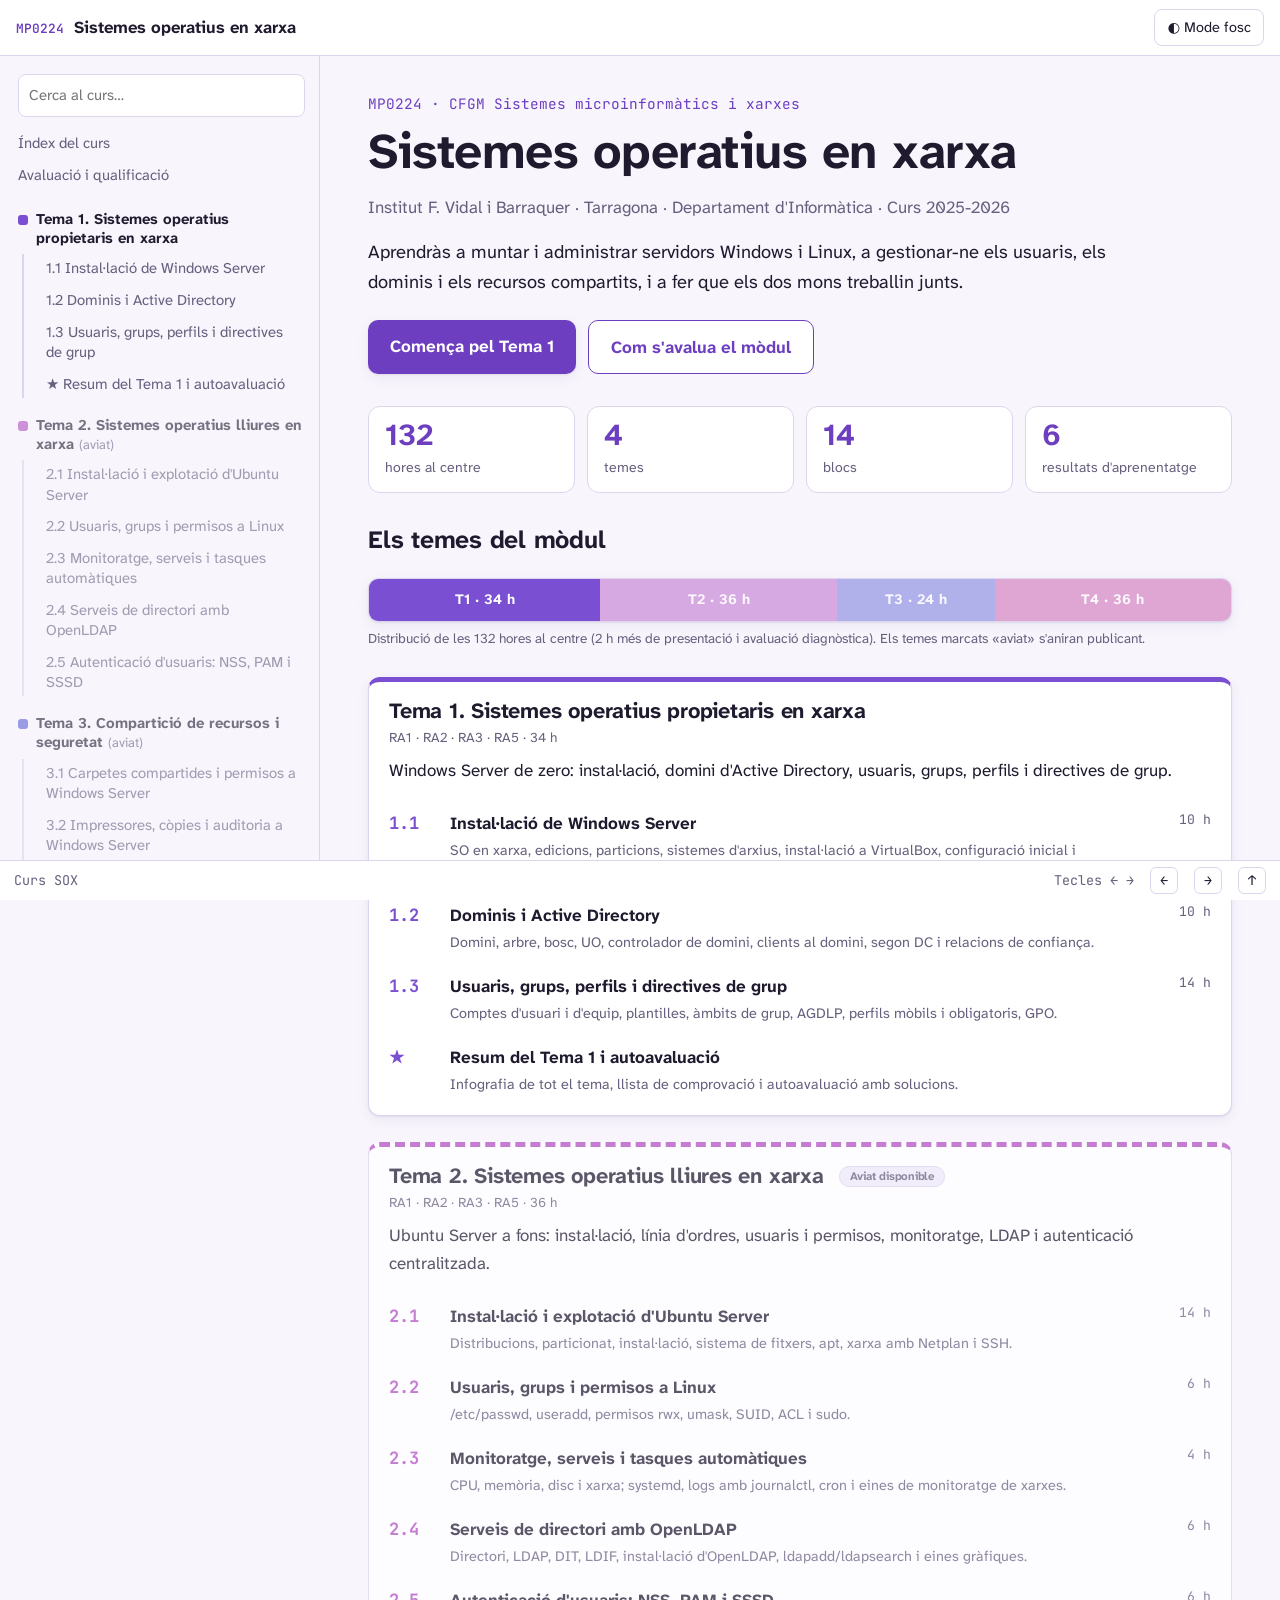
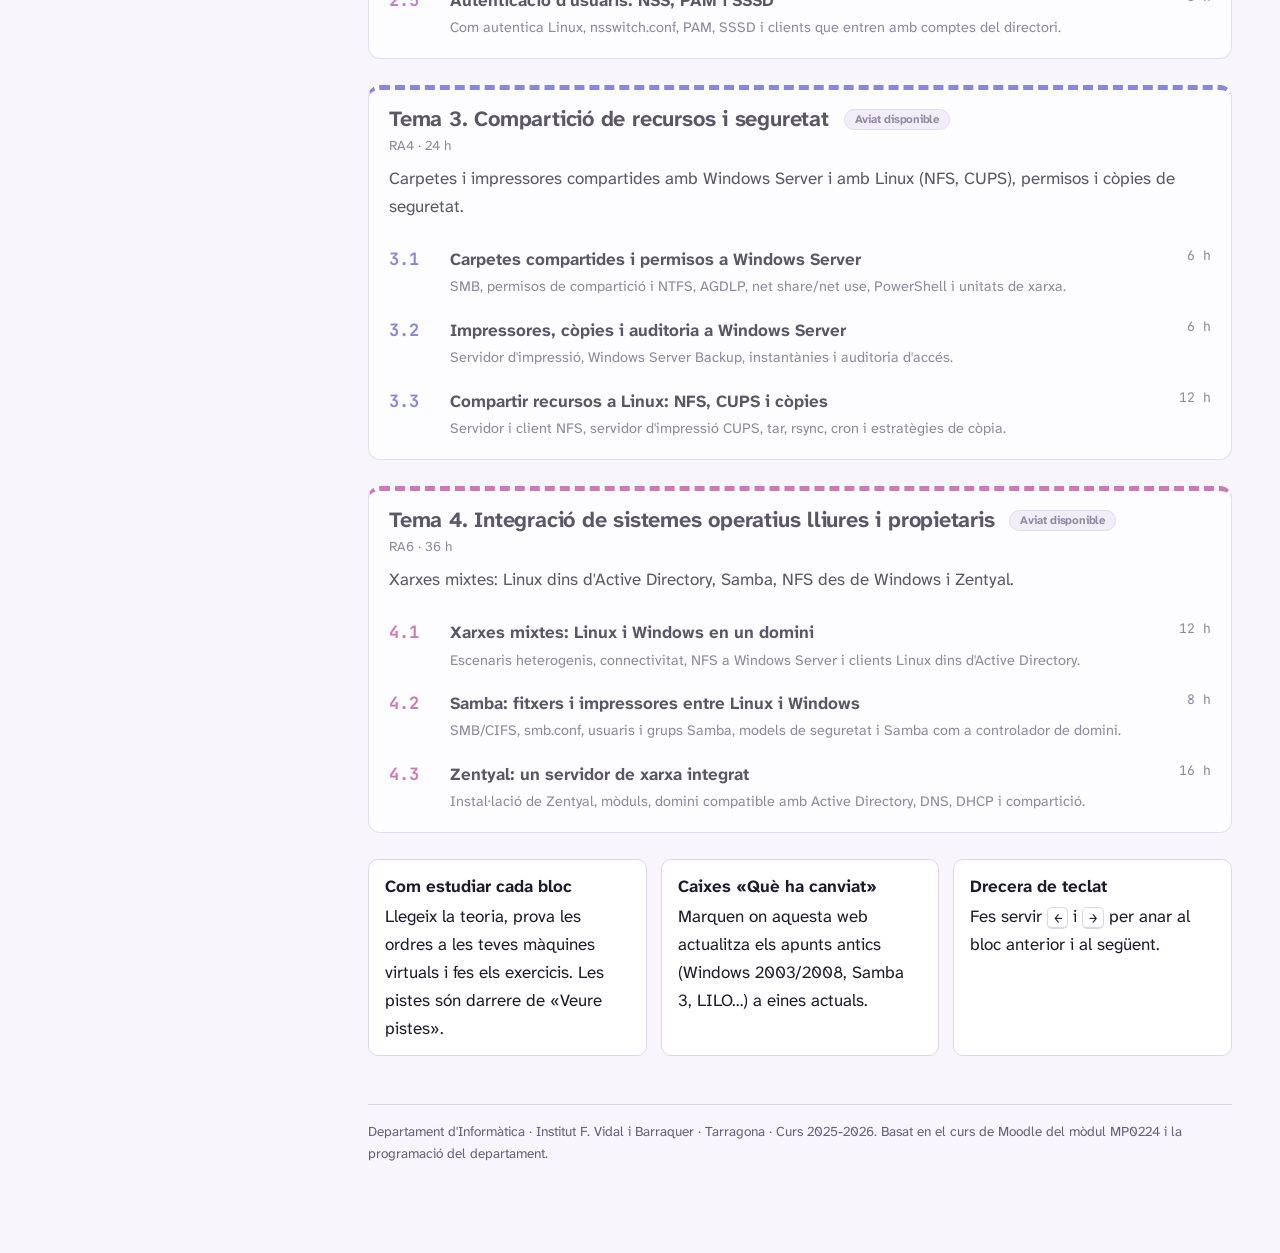
<file: index.html>
<!DOCTYPE html>
<html lang="ca">
<head>
<meta charset="utf-8">
<meta name="viewport" content="width=device-width, initial-scale=1, viewport-fit=cover">
<title>Sistemes operatius en xarxa | MP0224</title>
<meta name="description" content="Materials del mòdul MP0224 - Sistemes operatius en xarxa (CFGM Sistemes microinformàtics i xarxes)">
<link rel="icon" href="data:image/svg+xml,%3Csvg xmlns='http://www.w3.org/2000/svg' viewBox='0 0 100 100'%3E%3Ctext y='.9em' font-size='90'%3E%F0%9F%96%A5%3C/text%3E%3C/svg%3E">
<link rel="preconnect" href="https://fonts.googleapis.com"><link rel="preconnect" href="https://fonts.gstatic.com" crossorigin><link href="https://fonts.googleapis.com/css2?family=Atkinson+Hyperlegible+Next:ital,wght@0,400;0,700;1,400&family=JetBrains+Mono:wght@400;600&display=swap" rel="stylesheet">
<link rel="stylesheet" href="./assets/style.css">

</head>
<body data-mode="multi" data-root="./">
<a class="skip" href="#main-content">Salta al contingut principal</a>
<header class="site-header">
  <button id="navToggle" class="btn" aria-expanded="false" aria-controls="sidebar">☰ <span class="lbl">Navegació</span></button>
  <a class="brand" href="./"><span class="code">MP0224</span><span class="name">Sistemes operatius en xarxa</span></a>
  <div class="header-actions"><button id="themeToggle" class="btn" aria-pressed="false">◐ <span class="lbl">Mode fosc</span></button></div>
</header>
<div class="layout">
<aside class="sidebar" id="sidebar" aria-label="Navegació del curs">
<div class="search-wrap"><input id="search" class="search" type="search" placeholder="Cerca al curs…" aria-label="Cerca al curs" autocomplete="off"><ul id="searchResults" class="search-results"></ul></div>
<div class="nav-extra" style="border:0;margin-top:10px;padding-top:0"><a data-page="index" href="./" aria-current="page">Índex del curs</a><a data-page="avaluacio" href="./avaluacio/">Avaluació i qualificació</a></div>
<div class="nav-unit" style="--u:#7a4fd1"><a data-page="tema-1" href="./tema-1/"><span class="dot"></span><span>Tema 1. Sistemes operatius propietaris en xarxa</span></a><ul>
<li class=""><a data-page="tema-1/bloc-1" href="./tema-1/bloc-1/">1.1 Instal·lació de Windows Server</a><ul class="nav-toc">
<li><a data-sec="seccio-1" href="./tema-1/bloc-1/#seccio-1">1. Sistemes operatius en xarxa</a></li>
<li><a data-sec="seccio-2" href="./tema-1/bloc-1/#seccio-2">2. Windows Server: versions i edicions</a></li>
<li><a data-sec="seccio-3" href="./tema-1/bloc-1/#seccio-3">3. Particions, sistemes d&#x27;arxius i arrencada</a></li>
<li><a data-sec="seccio-4" href="./tema-1/bloc-1/#seccio-4">4. Preparar la instal·lació</a></li>
<li><a data-sec="seccio-5" href="./tema-1/bloc-1/#seccio-5">5. Instal·lació pas a pas amb VirtualBox</a></li>
<li><a data-sec="seccio-6" href="./tema-1/bloc-1/#seccio-6">6. Configuració inicial, connectivitat i documentació</a></li>
</ul></li>
<li class=""><a data-page="tema-1/bloc-2" href="./tema-1/bloc-2/">1.2 Dominis i Active Directory</a><ul class="nav-toc">
<li><a data-sec="seccio-1" href="./tema-1/bloc-2/#seccio-1">1. Del grup de treball al domini</a></li>
<li><a data-sec="seccio-2" href="./tema-1/bloc-2/#seccio-2">2. Estructura lògica: domini, arbre, bosc i UO</a></li>
<li><a data-sec="seccio-3" href="./tema-1/bloc-2/#seccio-3">3. Estructura física: controladors, llocs i rols</a></li>
<li><a data-sec="seccio-4" href="./tema-1/bloc-2/#seccio-4">4. Crear un domini</a></li>
<li><a data-sec="seccio-5" href="./tema-1/bloc-2/#seccio-5">5. Afegir un client al domini</a></li>
<li><a data-sec="seccio-6" href="./tema-1/bloc-2/#seccio-6">6. Segon controlador, despromoció i relacions de confiança</a></li>
</ul></li>
<li class=""><a data-page="tema-1/bloc-3" href="./tema-1/bloc-3/">1.3 Usuaris, grups, perfils i directives de grup</a><ul class="nav-toc">
<li><a data-sec="seccio-1" href="./tema-1/bloc-3/#seccio-1">1. Comptes i identitats predeterminades</a></li>
<li><a data-sec="seccio-2" href="./tema-1/bloc-3/#seccio-2">2. Unitats organitzatives, usuaris i plantilles</a></li>
<li><a data-sec="seccio-3" href="./tema-1/bloc-3/#seccio-3">3. Grups</a></li>
<li><a data-sec="seccio-4" href="./tema-1/bloc-3/#seccio-4">4. Perfils d&#x27;usuari</a></li>
<li><a data-sec="seccio-5" href="./tema-1/bloc-3/#seccio-5">5. Directives de grup (GPO)</a></li>
</ul></li>
<li class=""><a data-page="tema-1/resum" href="./tema-1/resum/">★ Resum del Tema 1 i autoavaluació</a><ul class="nav-toc">
<li><a data-sec="seccio-1" href="./tema-1/resum/#seccio-1">1. Resum visual del tema</a></li>
<li><a data-sec="seccio-2" href="./tema-1/resum/#seccio-2">2. Què heu treballat a cada bloc</a></li>
<li><a data-sec="seccio-3" href="./tema-1/resum/#seccio-3">3. Comproveu que sabeu...</a></li>
<li><a data-sec="seccio-4" href="./tema-1/resum/#seccio-4">4. Autoavaluació</a></li>
</ul></li>
</ul></div>
<div class="nav-unit soon" style="--u:#b04fc0"><span class="uname"><span class="dot"></span><span>Tema 2. Sistemes operatius lliures en xarxa <em>(aviat)</em></span></span><ul><li><span class="soon-item">2.1 Instal·lació i explotació d&#x27;Ubuntu Server</span></li><li><span class="soon-item">2.2 Usuaris, grups i permisos a Linux</span></li><li><span class="soon-item">2.3 Monitoratge, serveis i tasques automàtiques</span></li><li><span class="soon-item">2.4 Serveis de directori amb OpenLDAP</span></li><li><span class="soon-item">2.5 Autenticació d&#x27;usuaris: NSS, PAM i SSSD</span></li></ul></div>
<div class="nav-unit soon" style="--u:#5a5fd4"><span class="uname"><span class="dot"></span><span>Tema 3. Compartició de recursos i seguretat <em>(aviat)</em></span></span><ul><li><span class="soon-item">3.1 Carpetes compartides i permisos a Windows Server</span></li><li><span class="soon-item">3.2 Impressores, còpies i auditoria a Windows Server</span></li><li><span class="soon-item">3.3 Compartir recursos a Linux: NFS, CUPS i còpies</span></li></ul></div>
<div class="nav-unit soon" style="--u:#c0489f"><span class="uname"><span class="dot"></span><span>Tema 4. Integració de sistemes operatius lliures i propietaris <em>(aviat)</em></span></span><ul><li><span class="soon-item">4.1 Xarxes mixtes: Linux i Windows en un domini</span></li><li><span class="soon-item">4.2 Samba: fitxers i impressores entre Linux i Windows</span></li><li><span class="soon-item">4.3 Zentyal: un servidor de xarxa integrat</span></li></ul></div>
<div class="nav-extra"><span style="font-size:.82rem;color:var(--muted)">Departament d'Informàtica<br>Institut F. Vidal i Barraquer · Tarragona<br>Curs 2025-2026 · v1.0</span></div>
</aside>
<main id="main-content">
<div class="page" data-page="index" data-title="Sistemes operatius en xarxa | MP0224"><div class="content wide"><div class="hero"><p class="kicker">MP0224 · CFGM Sistemes microinformàtics i xarxes</p><h1>Sistemes operatius en xarxa</h1><p class="center">Institut F. Vidal i Barraquer · Tarragona · Departament d'Informàtica · Curs 2025-2026</p><p class="pitch">Aprendràs a muntar i administrar servidors Windows i Linux, a gestionar-ne els usuaris, els dominis i els recursos compartits, i a fer que els dos mons treballin junts.</p><div class="cta"><a class="btn-primary" href="./tema-1/">Comença pel Tema 1</a><a class="btn-sec" href="./avaluacio/">Com s'avalua el mòdul</a></div></div><div class="stats"><div class="stat"><b>132</b><span>hores al centre</span></div><div class="stat"><b>4</b><span>temes</span></div><div class="stat"><b>14</b><span>blocs</span></div><div class="stat"><b>6</b><span>resultats d'aprenentatge</span></div></div><h2 class="home-h">Els temes del mòdul</h2><div class="hours-bar" role="img" aria-label="Distribució de les 130 hores del mòdul per temes"><a style="flex:34;background:#7a4fd1" href="./tema-1/" title="Sistemes operatius propietaris en xarxa">T1 · 34 h</a><span class="soon" style="flex:36;background:#b04fc0" title="Sistemes operatius lliures en xarxa (aviat)">T2 · 36 h</span><span class="soon" style="flex:24;background:#5a5fd4" title="Compartició de recursos i seguretat (aviat)">T3 · 24 h</span><span class="soon" style="flex:36;background:#c0489f" title="Integració de sistemes operatius lliures i propietaris (aviat)">T4 · 36 h</span></div><p class="hours-cap">Distribució de les 132 hores al centre (2 h més de presentació i avaluació diagnòstica). Els temes marcats «aviat» s'aniran publicant.</p><article class="unit-card" style="--u:#7a4fd1"><header><h2><a href="./tema-1/">Tema 1. Sistemes operatius propietaris en xarxa</a></h2><p class="meta">RA1 · RA2 · RA3 · RA5 · 34 h</p><p class="intro">Windows Server de zero: instal·lació, domini d&#x27;Active Directory, usuaris, grups, perfils i directives de grup.</p></header><ul class="block-list"><li><a href="./tema-1/bloc-1/"><span class="num">1.1</span><span class="bt">Instal·lació de Windows Server</span><span class="bh">10 h</span><span class="bd">SO en xarxa, edicions, particions, sistemes d&#x27;arxius, instal·lació a VirtualBox, configuració inicial i automatització.</span></a></li><li><a href="./tema-1/bloc-2/"><span class="num">1.2</span><span class="bt">Dominis i Active Directory</span><span class="bh">10 h</span><span class="bd">Domini, arbre, bosc, UO, controlador de domini, clients al domini, segon DC i relacions de confiança.</span></a></li><li><a href="./tema-1/bloc-3/"><span class="num">1.3</span><span class="bt">Usuaris, grups, perfils i directives de grup</span><span class="bh">14 h</span><span class="bd">Comptes d&#x27;usuari i d&#x27;equip, plantilles, àmbits de grup, AGDLP, perfils mòbils i obligatoris, GPO.</span></a></li><li><a href="./tema-1/resum/"><span class="num">★</span><span class="bt">Resum del Tema 1 i autoavaluació</span><span class="bh"></span><span class="bd">Infografia de tot el tema, llista de comprovació i autoavaluació amb solucions.</span></a></li></ul></article><article class="unit-card soon" style="--u:#b04fc0"><header><h2>Tema 2. Sistemes operatius lliures en xarxa <span class="badge">Aviat disponible</span></h2><p class="meta">RA1 · RA2 · RA3 · RA5 · 36 h</p><p class="intro">Ubuntu Server a fons: instal·lació, línia d&#x27;ordres, usuaris i permisos, monitoratge, LDAP i autenticació centralitzada.</p></header><ul class="block-list"><li><div class="row"><span class="num">2.1</span><span class="bt">Instal·lació i explotació d&#x27;Ubuntu Server</span><span class="bh">14 h</span><span class="bd">Distribucions, particionat, instal·lació, sistema de fitxers, apt, xarxa amb Netplan i SSH.</span></div></li><li><div class="row"><span class="num">2.2</span><span class="bt">Usuaris, grups i permisos a Linux</span><span class="bh">6 h</span><span class="bd">/etc/passwd, useradd, permisos rwx, umask, SUID, ACL i sudo.</span></div></li><li><div class="row"><span class="num">2.3</span><span class="bt">Monitoratge, serveis i tasques automàtiques</span><span class="bh">4 h</span><span class="bd">CPU, memòria, disc i xarxa; systemd, logs amb journalctl, cron i eines de monitoratge de xarxes.</span></div></li><li><div class="row"><span class="num">2.4</span><span class="bt">Serveis de directori amb OpenLDAP</span><span class="bh">6 h</span><span class="bd">Directori, LDAP, DIT, LDIF, instal·lació d&#x27;OpenLDAP, ldapadd/ldapsearch i eines gràfiques.</span></div></li><li><div class="row"><span class="num">2.5</span><span class="bt">Autenticació d&#x27;usuaris: NSS, PAM i SSSD</span><span class="bh">6 h</span><span class="bd">Com autentica Linux, nsswitch.conf, PAM, SSSD i clients que entren amb comptes del directori.</span></div></li></ul></article><article class="unit-card soon" style="--u:#5a5fd4"><header><h2>Tema 3. Compartició de recursos i seguretat <span class="badge">Aviat disponible</span></h2><p class="meta">RA4 · 24 h</p><p class="intro">Carpetes i impressores compartides amb Windows Server i amb Linux (NFS, CUPS), permisos i còpies de seguretat.</p></header><ul class="block-list"><li><div class="row"><span class="num">3.1</span><span class="bt">Carpetes compartides i permisos a Windows Server</span><span class="bh">6 h</span><span class="bd">SMB, permisos de compartició i NTFS, AGDLP, net share/net use, PowerShell i unitats de xarxa.</span></div></li><li><div class="row"><span class="num">3.2</span><span class="bt">Impressores, còpies i auditoria a Windows Server</span><span class="bh">6 h</span><span class="bd">Servidor d&#x27;impressió, Windows Server Backup, instantànies i auditoria d&#x27;accés.</span></div></li><li><div class="row"><span class="num">3.3</span><span class="bt">Compartir recursos a Linux: NFS, CUPS i còpies</span><span class="bh">12 h</span><span class="bd">Servidor i client NFS, servidor d&#x27;impressió CUPS, tar, rsync, cron i estratègies de còpia.</span></div></li></ul></article><article class="unit-card soon" style="--u:#c0489f"><header><h2>Tema 4. Integració de sistemes operatius lliures i propietaris <span class="badge">Aviat disponible</span></h2><p class="meta">RA6 · 36 h</p><p class="intro">Xarxes mixtes: Linux dins d&#x27;Active Directory, Samba, NFS des de Windows i Zentyal.</p></header><ul class="block-list"><li><div class="row"><span class="num">4.1</span><span class="bt">Xarxes mixtes: Linux i Windows en un domini</span><span class="bh">12 h</span><span class="bd">Escenaris heterogenis, connectivitat, NFS a Windows Server i clients Linux dins d&#x27;Active Directory.</span></div></li><li><div class="row"><span class="num">4.2</span><span class="bt">Samba: fitxers i impressores entre Linux i Windows</span><span class="bh">8 h</span><span class="bd">SMB/CIFS, smb.conf, usuaris i grups Samba, models de seguretat i Samba com a controlador de domini.</span></div></li><li><div class="row"><span class="num">4.3</span><span class="bt">Zentyal: un servidor de xarxa integrat</span><span class="bh">16 h</span><span class="bd">Instal·lació de Zentyal, mòduls, domini compatible amb Active Directory, DNS, DHCP i compartició.</span></div></li></ul></article><div class="callout-row"><div class="mini"><b>Com estudiar cada bloc</b>Llegeix la teoria, prova les ordres a les teves màquines virtuals i fes els exercicis. Les pistes són darrere de «Veure pistes».</div><div class="mini"><b>Caixes «Què ha canviat»</b>Marquen on aquesta web actualitza els apunts antics (Windows 2003/2008, Samba 3, LILO…) a eines actuals.</div><div class="mini"><b>Drecera de teclat</b>Fes servir <kbd>←</kbd> i <kbd>→</kbd> per anar al bloc anterior i al següent.</div></div></div></div>
<footer class="site-footer">Departament d'Informàtica · Institut F. Vidal i Barraquer · Tarragona · Curs 2025-2026. Basat en el curs de Moodle del mòdul MP0224 i la programació del departament.</footer>
</main>
</div>
<div class="status" role="status">
  <span id="statusText">Curs SOX</span><span class="grow"></span>
  <span class="hint">Tecles ← →</span>
  <button id="goPrev" type="button" aria-label="Bloc anterior">←</button><button id="goNext" type="button" aria-label="Bloc següent">→</button><button id="goTop" type="button" aria-label="Torna a dalt">↑</button>
</div>
<script src="./assets/search-index.js"></script><script src="./assets/app.js"></script>
</body>
</html>
</file>
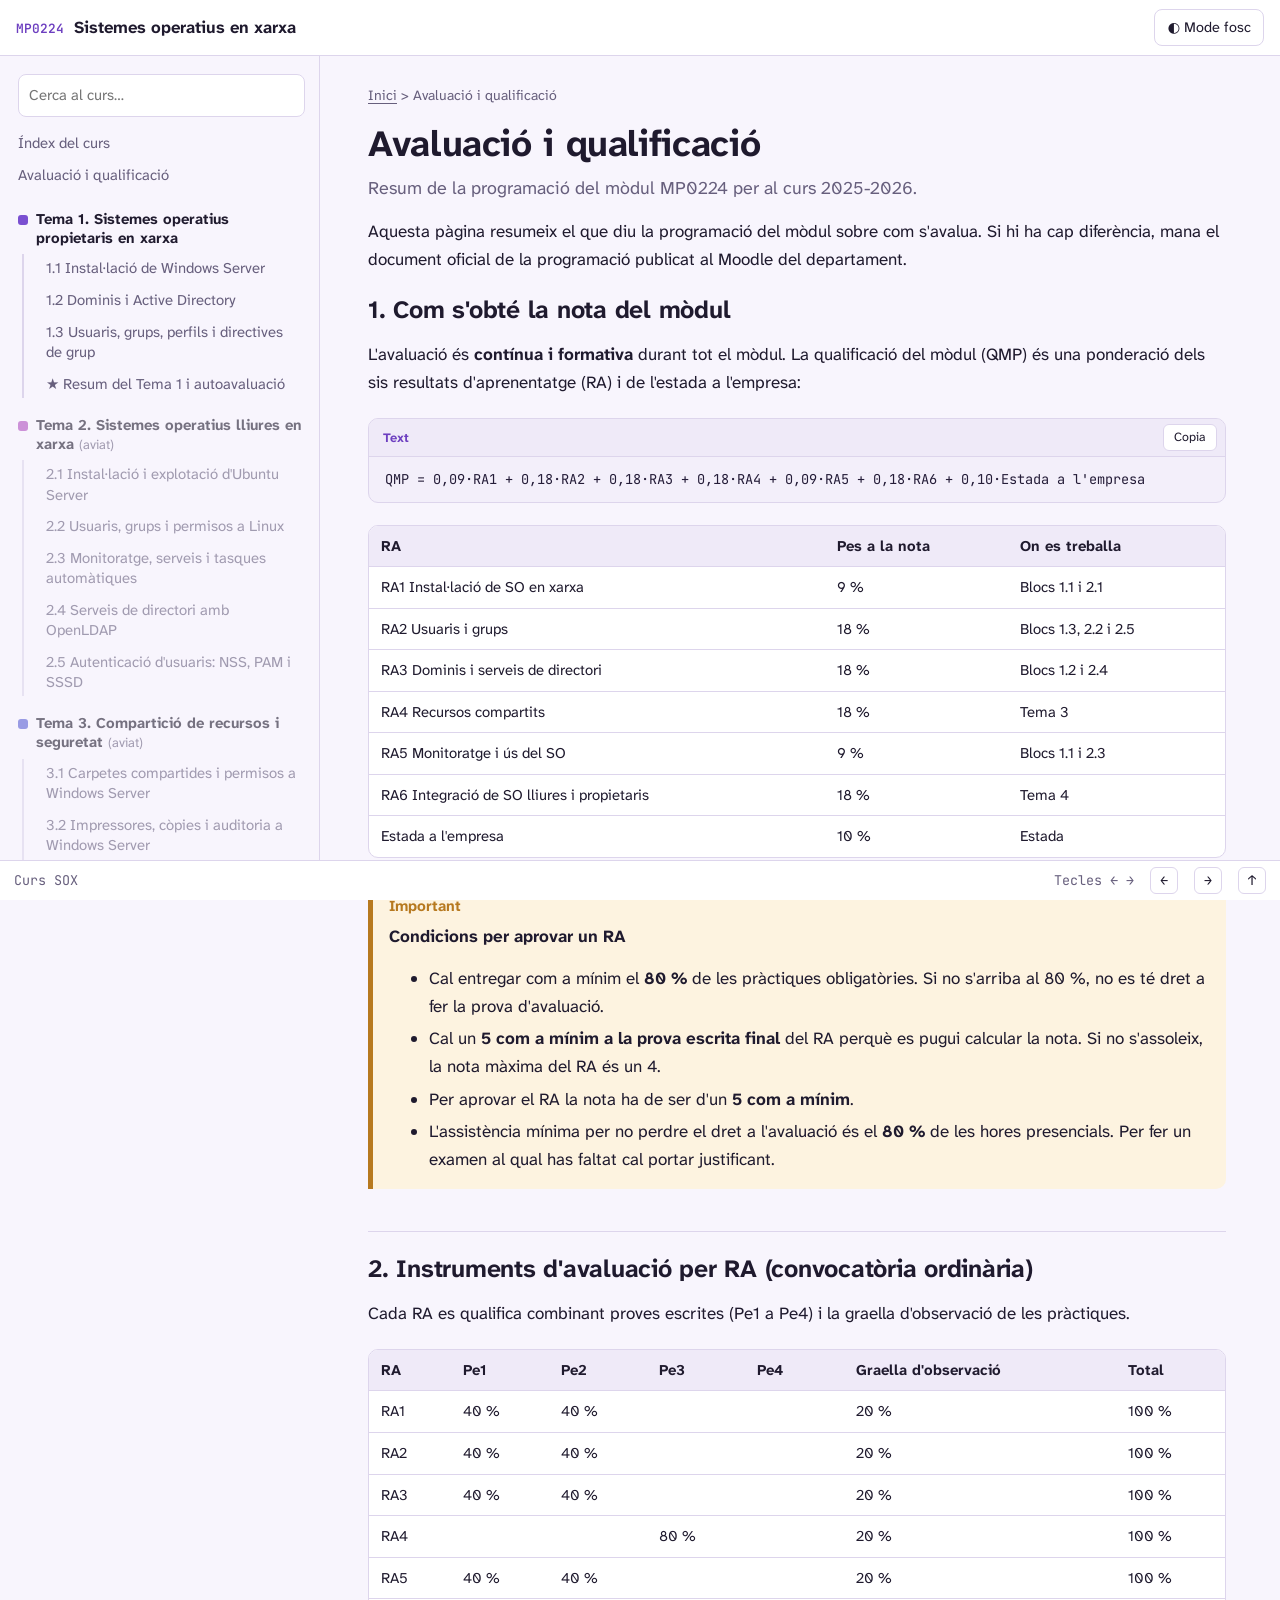
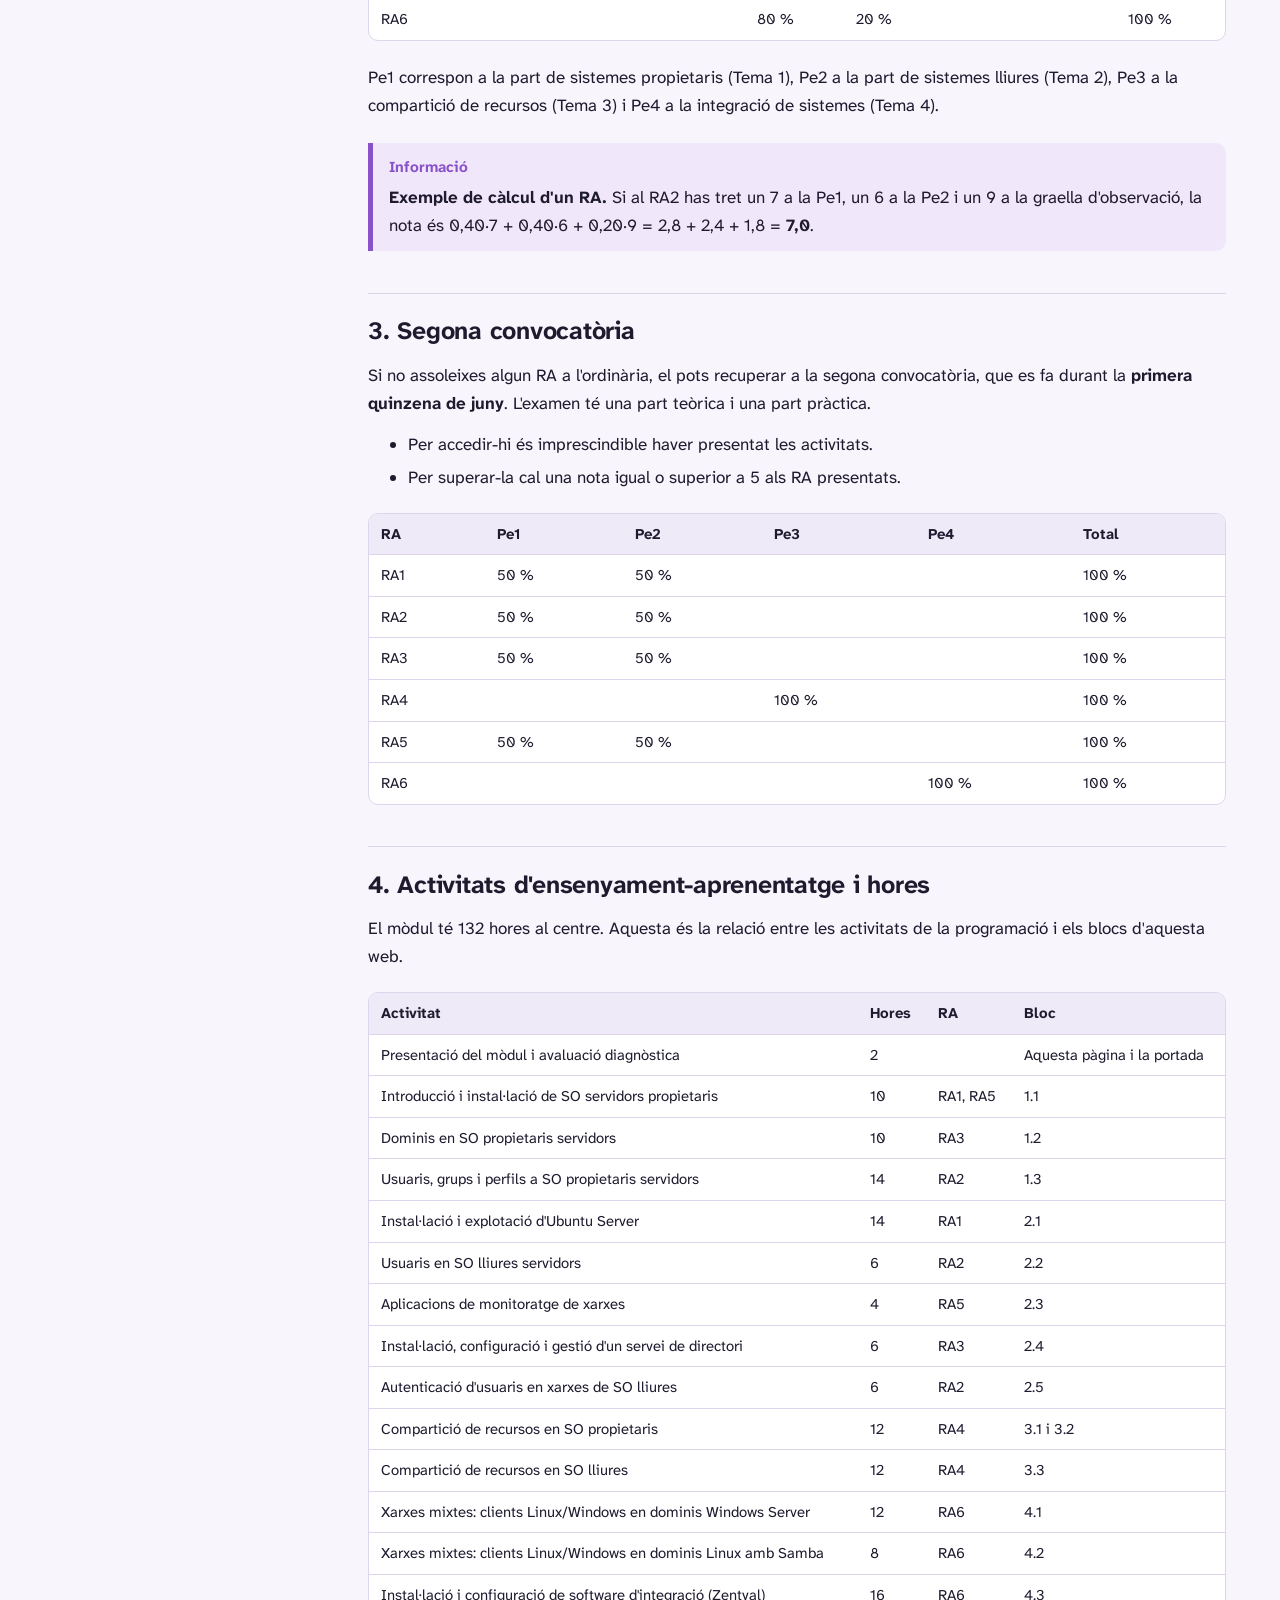
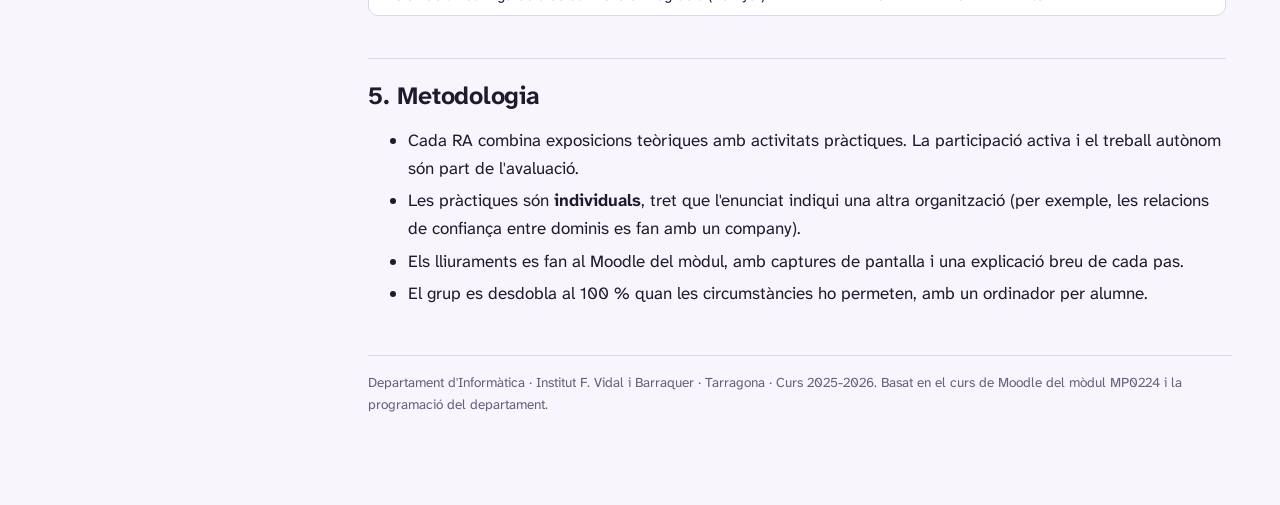
<file: avaluacio/index.html>
<!DOCTYPE html>
<html lang="ca">
<head>
<meta charset="utf-8">
<meta name="viewport" content="width=device-width, initial-scale=1, viewport-fit=cover">
<title>Avaluació i qualificació | Sistemes operatius en xarxa</title>
<meta name="description" content="Materials del mòdul MP0224 - Sistemes operatius en xarxa (CFGM Sistemes microinformàtics i xarxes)">
<link rel="icon" href="data:image/svg+xml,%3Csvg xmlns='http://www.w3.org/2000/svg' viewBox='0 0 100 100'%3E%3Ctext y='.9em' font-size='90'%3E%F0%9F%96%A5%3C/text%3E%3C/svg%3E">
<link rel="preconnect" href="https://fonts.googleapis.com"><link rel="preconnect" href="https://fonts.gstatic.com" crossorigin><link href="https://fonts.googleapis.com/css2?family=Atkinson+Hyperlegible+Next:ital,wght@0,400;0,700;1,400&family=JetBrains+Mono:wght@400;600&display=swap" rel="stylesheet">
<link rel="stylesheet" href="../assets/style.css">

</head>
<body data-mode="multi" data-root="../">
<a class="skip" href="#main-content">Salta al contingut principal</a>
<header class="site-header">
  <button id="navToggle" class="btn" aria-expanded="false" aria-controls="sidebar">☰ <span class="lbl">Navegació</span></button>
  <a class="brand" href="../"><span class="code">MP0224</span><span class="name">Sistemes operatius en xarxa</span></a>
  <div class="header-actions"><button id="themeToggle" class="btn" aria-pressed="false">◐ <span class="lbl">Mode fosc</span></button></div>
</header>
<div class="layout">
<aside class="sidebar" id="sidebar" aria-label="Navegació del curs">
<div class="search-wrap"><input id="search" class="search" type="search" placeholder="Cerca al curs…" aria-label="Cerca al curs" autocomplete="off"><ul id="searchResults" class="search-results"></ul></div>
<div class="nav-extra" style="border:0;margin-top:10px;padding-top:0"><a data-page="index" href="../">Índex del curs</a><a data-page="avaluacio" href="../avaluacio/" aria-current="page">Avaluació i qualificació</a></div>
<div class="nav-unit" style="--u:#7a4fd1"><a data-page="tema-1" href="../tema-1/"><span class="dot"></span><span>Tema 1. Sistemes operatius propietaris en xarxa</span></a><ul>
<li class=""><a data-page="tema-1/bloc-1" href="../tema-1/bloc-1/">1.1 Instal·lació de Windows Server</a><ul class="nav-toc">
<li><a data-sec="seccio-1" href="../tema-1/bloc-1/#seccio-1">1. Sistemes operatius en xarxa</a></li>
<li><a data-sec="seccio-2" href="../tema-1/bloc-1/#seccio-2">2. Windows Server: versions i edicions</a></li>
<li><a data-sec="seccio-3" href="../tema-1/bloc-1/#seccio-3">3. Particions, sistemes d&#x27;arxius i arrencada</a></li>
<li><a data-sec="seccio-4" href="../tema-1/bloc-1/#seccio-4">4. Preparar la instal·lació</a></li>
<li><a data-sec="seccio-5" href="../tema-1/bloc-1/#seccio-5">5. Instal·lació pas a pas amb VirtualBox</a></li>
<li><a data-sec="seccio-6" href="../tema-1/bloc-1/#seccio-6">6. Configuració inicial, connectivitat i documentació</a></li>
</ul></li>
<li class=""><a data-page="tema-1/bloc-2" href="../tema-1/bloc-2/">1.2 Dominis i Active Directory</a><ul class="nav-toc">
<li><a data-sec="seccio-1" href="../tema-1/bloc-2/#seccio-1">1. Del grup de treball al domini</a></li>
<li><a data-sec="seccio-2" href="../tema-1/bloc-2/#seccio-2">2. Estructura lògica: domini, arbre, bosc i UO</a></li>
<li><a data-sec="seccio-3" href="../tema-1/bloc-2/#seccio-3">3. Estructura física: controladors, llocs i rols</a></li>
<li><a data-sec="seccio-4" href="../tema-1/bloc-2/#seccio-4">4. Crear un domini</a></li>
<li><a data-sec="seccio-5" href="../tema-1/bloc-2/#seccio-5">5. Afegir un client al domini</a></li>
<li><a data-sec="seccio-6" href="../tema-1/bloc-2/#seccio-6">6. Segon controlador, despromoció i relacions de confiança</a></li>
</ul></li>
<li class=""><a data-page="tema-1/bloc-3" href="../tema-1/bloc-3/">1.3 Usuaris, grups, perfils i directives de grup</a><ul class="nav-toc">
<li><a data-sec="seccio-1" href="../tema-1/bloc-3/#seccio-1">1. Comptes i identitats predeterminades</a></li>
<li><a data-sec="seccio-2" href="../tema-1/bloc-3/#seccio-2">2. Unitats organitzatives, usuaris i plantilles</a></li>
<li><a data-sec="seccio-3" href="../tema-1/bloc-3/#seccio-3">3. Grups</a></li>
<li><a data-sec="seccio-4" href="../tema-1/bloc-3/#seccio-4">4. Perfils d&#x27;usuari</a></li>
<li><a data-sec="seccio-5" href="../tema-1/bloc-3/#seccio-5">5. Directives de grup (GPO)</a></li>
</ul></li>
<li class=""><a data-page="tema-1/resum" href="../tema-1/resum/">★ Resum del Tema 1 i autoavaluació</a><ul class="nav-toc">
<li><a data-sec="seccio-1" href="../tema-1/resum/#seccio-1">1. Resum visual del tema</a></li>
<li><a data-sec="seccio-2" href="../tema-1/resum/#seccio-2">2. Què heu treballat a cada bloc</a></li>
<li><a data-sec="seccio-3" href="../tema-1/resum/#seccio-3">3. Comproveu que sabeu...</a></li>
<li><a data-sec="seccio-4" href="../tema-1/resum/#seccio-4">4. Autoavaluació</a></li>
</ul></li>
</ul></div>
<div class="nav-unit soon" style="--u:#b04fc0"><span class="uname"><span class="dot"></span><span>Tema 2. Sistemes operatius lliures en xarxa <em>(aviat)</em></span></span><ul><li><span class="soon-item">2.1 Instal·lació i explotació d&#x27;Ubuntu Server</span></li><li><span class="soon-item">2.2 Usuaris, grups i permisos a Linux</span></li><li><span class="soon-item">2.3 Monitoratge, serveis i tasques automàtiques</span></li><li><span class="soon-item">2.4 Serveis de directori amb OpenLDAP</span></li><li><span class="soon-item">2.5 Autenticació d&#x27;usuaris: NSS, PAM i SSSD</span></li></ul></div>
<div class="nav-unit soon" style="--u:#5a5fd4"><span class="uname"><span class="dot"></span><span>Tema 3. Compartició de recursos i seguretat <em>(aviat)</em></span></span><ul><li><span class="soon-item">3.1 Carpetes compartides i permisos a Windows Server</span></li><li><span class="soon-item">3.2 Impressores, còpies i auditoria a Windows Server</span></li><li><span class="soon-item">3.3 Compartir recursos a Linux: NFS, CUPS i còpies</span></li></ul></div>
<div class="nav-unit soon" style="--u:#c0489f"><span class="uname"><span class="dot"></span><span>Tema 4. Integració de sistemes operatius lliures i propietaris <em>(aviat)</em></span></span><ul><li><span class="soon-item">4.1 Xarxes mixtes: Linux i Windows en un domini</span></li><li><span class="soon-item">4.2 Samba: fitxers i impressores entre Linux i Windows</span></li><li><span class="soon-item">4.3 Zentyal: un servidor de xarxa integrat</span></li></ul></div>
<div class="nav-extra"><span style="font-size:.82rem;color:var(--muted)">Departament d'Informàtica<br>Institut F. Vidal i Barraquer · Tarragona<br>Curs 2025-2026 · v1.0</span></div>
</aside>
<main id="main-content">
<div class="page" data-page="avaluacio" data-title="Avaluació i qualificació | Sistemes operatius en xarxa" data-unit="" data-nunits="4"><div class="content"><nav class="crumbs" aria-label="Ruta"><a data-page="index" href="../">Inici</a> &gt; Avaluació i qualificació</nav><header class="block-head"><h1>Avaluació i qualificació</h1><p class="lead">Resum de la programació del mòdul MP0224 per al curs 2025-2026.</p></header><p>Aquesta pàgina resumeix el que diu la programació del mòdul sobre com s'avalua. Si hi ha cap diferència, mana el document oficial de la programació publicat al Moodle del departament.</p><section class="sec" id="seccio-1"><h2>1. Com s&#x27;obté la nota del mòdul</h2><p>L'avaluació és <strong>contínua i formativa</strong> durant tot el mòdul. La qualificació del mòdul (QMP) és una ponderació dels sis resultats d'aprenentatge (RA) i de l'estada a l'empresa:</p>
<figure class="code"><figcaption><span class="lang">Text</span><button class="copy" type="button">Copia</button></figcaption><div class="hl"><pre><code>QMP = 0,09·RA1 + 0,18·RA2 + 0,18·RA3 + 0,18·RA4 + 0,09·RA5 + 0,18·RA6 + 0,10·Estada a l&#39;empresa
</code></pre></div></figure>
<div class="table-wrap"><table>
<thead>
<tr>
<th>RA</th>
<th>Pes a la nota</th>
<th>On es treballa</th>
</tr>
</thead>
<tbody>
<tr>
<td>RA1 Instal·lació de SO en xarxa</td>
<td>9 %</td>
<td>Blocs 1.1 i 2.1</td>
</tr>
<tr>
<td>RA2 Usuaris i grups</td>
<td>18 %</td>
<td>Blocs 1.3, 2.2 i 2.5</td>
</tr>
<tr>
<td>RA3 Dominis i serveis de directori</td>
<td>18 %</td>
<td>Blocs 1.2 i 2.4</td>
</tr>
<tr>
<td>RA4 Recursos compartits</td>
<td>18 %</td>
<td>Tema 3</td>
</tr>
<tr>
<td>RA5 Monitoratge i ús del SO</td>
<td>9 %</td>
<td>Blocs 1.1 i 2.3</td>
</tr>
<tr>
<td>RA6 Integració de SO lliures i propietaris</td>
<td>18 %</td>
<td>Tema 4</td>
</tr>
<tr>
<td>Estada a l'empresa</td>
<td>10 %</td>
<td>Estada</td>
</tr>
</tbody>
</table></div>
<div class="callout important"><p class="ctitle">Important</p><p><strong>Condicions per aprovar un RA</strong></p>
<ul>
<li>Cal entregar com a mínim el <strong>80 %</strong> de les pràctiques obligatòries. Si no s'arriba al 80 %, no es té dret a fer la prova d'avaluació.</li>
<li>Cal un <strong>5 com a mínim a la prova escrita final</strong> del RA perquè es pugui calcular la nota. Si no s'assoleix, la nota màxima del RA és un 4.</li>
<li>Per aprovar el RA la nota ha de ser d'un <strong>5 com a mínim</strong>.</li>
<li>L'assistència mínima per no perdre el dret a l'avaluació és el <strong>80 %</strong> de les hores presencials. Per fer un examen al qual has faltat cal portar justificant.</li>
</ul></div>
</section><section class="sec" id="seccio-2"><h2>2. Instruments d&#x27;avaluació per RA (convocatòria ordinària)</h2><p>Cada RA es qualifica combinant proves escrites (Pe1 a Pe4) i la graella d'observació de les pràctiques.</p>
<div class="table-wrap"><table>
<thead>
<tr>
<th>RA</th>
<th>Pe1</th>
<th>Pe2</th>
<th>Pe3</th>
<th>Pe4</th>
<th>Graella d'observació</th>
<th>Total</th>
</tr>
</thead>
<tbody>
<tr>
<td>RA1</td>
<td>40 %</td>
<td>40 %</td>
<td></td>
<td></td>
<td>20 %</td>
<td>100 %</td>
</tr>
<tr>
<td>RA2</td>
<td>40 %</td>
<td>40 %</td>
<td></td>
<td></td>
<td>20 %</td>
<td>100 %</td>
</tr>
<tr>
<td>RA3</td>
<td>40 %</td>
<td>40 %</td>
<td></td>
<td></td>
<td>20 %</td>
<td>100 %</td>
</tr>
<tr>
<td>RA4</td>
<td></td>
<td></td>
<td>80 %</td>
<td></td>
<td>20 %</td>
<td>100 %</td>
</tr>
<tr>
<td>RA5</td>
<td>40 %</td>
<td>40 %</td>
<td></td>
<td></td>
<td>20 %</td>
<td>100 %</td>
</tr>
<tr>
<td>RA6</td>
<td></td>
<td></td>
<td></td>
<td>80 %</td>
<td>20 %</td>
<td>100 %</td>
</tr>
</tbody>
</table></div>
<p>Pe1 correspon a la part de sistemes propietaris (Tema 1), Pe2 a la part de sistemes lliures (Tema 2), Pe3 a la compartició de recursos (Tema 3) i Pe4 a la integració de sistemes (Tema 4).</p>
<div class="callout informacio"><p class="ctitle">Informació</p><p><strong>Exemple de càlcul d'un RA.</strong> Si al RA2 has tret un 7 a la Pe1, un 6 a la Pe2 i un 9 a la graella d'observació, la nota és 0,40·7 + 0,40·6 + 0,20·9 = 2,8 + 2,4 + 1,8 = <strong>7,0</strong>.</p></div>
</section><section class="sec" id="seccio-3"><h2>3. Segona convocatòria</h2><p>Si no assoleixes algun RA a l'ordinària, el pots recuperar a la segona convocatòria, que es fa durant la <strong>primera quinzena de juny</strong>. L'examen té una part teòrica i una part pràctica.</p>
<ul>
<li>Per accedir-hi és imprescindible haver presentat les activitats.</li>
<li>Per superar-la cal una nota igual o superior a 5 als RA presentats.</li>
</ul>
<div class="table-wrap"><table>
<thead>
<tr>
<th>RA</th>
<th>Pe1</th>
<th>Pe2</th>
<th>Pe3</th>
<th>Pe4</th>
<th>Total</th>
</tr>
</thead>
<tbody>
<tr>
<td>RA1</td>
<td>50 %</td>
<td>50 %</td>
<td></td>
<td></td>
<td>100 %</td>
</tr>
<tr>
<td>RA2</td>
<td>50 %</td>
<td>50 %</td>
<td></td>
<td></td>
<td>100 %</td>
</tr>
<tr>
<td>RA3</td>
<td>50 %</td>
<td>50 %</td>
<td></td>
<td></td>
<td>100 %</td>
</tr>
<tr>
<td>RA4</td>
<td></td>
<td></td>
<td>100 %</td>
<td></td>
<td>100 %</td>
</tr>
<tr>
<td>RA5</td>
<td>50 %</td>
<td>50 %</td>
<td></td>
<td></td>
<td>100 %</td>
</tr>
<tr>
<td>RA6</td>
<td></td>
<td></td>
<td></td>
<td>100 %</td>
<td>100 %</td>
</tr>
</tbody>
</table></div></section><section class="sec" id="seccio-4"><h2>4. Activitats d&#x27;ensenyament-aprenentatge i hores</h2><p>El mòdul té 132 hores al centre. Aquesta és la relació entre les activitats de la programació i els blocs d'aquesta web.</p>
<div class="table-wrap"><table>
<thead>
<tr>
<th>Activitat</th>
<th>Hores</th>
<th>RA</th>
<th>Bloc</th>
</tr>
</thead>
<tbody>
<tr>
<td>Presentació del mòdul i avaluació diagnòstica</td>
<td>2</td>
<td></td>
<td>Aquesta pàgina i la portada</td>
</tr>
<tr>
<td>Introducció i instal·lació de SO servidors propietaris</td>
<td>10</td>
<td>RA1, RA5</td>
<td>1.1</td>
</tr>
<tr>
<td>Dominis en SO propietaris servidors</td>
<td>10</td>
<td>RA3</td>
<td>1.2</td>
</tr>
<tr>
<td>Usuaris, grups i perfils a SO propietaris servidors</td>
<td>14</td>
<td>RA2</td>
<td>1.3</td>
</tr>
<tr>
<td>Instal·lació i explotació d'Ubuntu Server</td>
<td>14</td>
<td>RA1</td>
<td>2.1</td>
</tr>
<tr>
<td>Usuaris en SO lliures servidors</td>
<td>6</td>
<td>RA2</td>
<td>2.2</td>
</tr>
<tr>
<td>Aplicacions de monitoratge de xarxes</td>
<td>4</td>
<td>RA5</td>
<td>2.3</td>
</tr>
<tr>
<td>Instal·lació, configuració i gestió d'un servei de directori</td>
<td>6</td>
<td>RA3</td>
<td>2.4</td>
</tr>
<tr>
<td>Autenticació d'usuaris en xarxes de SO lliures</td>
<td>6</td>
<td>RA2</td>
<td>2.5</td>
</tr>
<tr>
<td>Compartició de recursos en SO propietaris</td>
<td>12</td>
<td>RA4</td>
<td>3.1 i 3.2</td>
</tr>
<tr>
<td>Compartició de recursos en SO lliures</td>
<td>12</td>
<td>RA4</td>
<td>3.3</td>
</tr>
<tr>
<td>Xarxes mixtes: clients Linux/Windows en dominis Windows Server</td>
<td>12</td>
<td>RA6</td>
<td>4.1</td>
</tr>
<tr>
<td>Xarxes mixtes: clients Linux/Windows en dominis Linux amb Samba</td>
<td>8</td>
<td>RA6</td>
<td>4.2</td>
</tr>
<tr>
<td>Instal·lació i configuració de software d'integració (Zentyal)</td>
<td>16</td>
<td>RA6</td>
<td>4.3</td>
</tr>
</tbody>
</table></div></section><section class="sec" id="seccio-5"><h2>5. Metodologia</h2><ul>
<li>Cada RA combina exposicions teòriques amb activitats pràctiques. La participació activa i el treball autònom són part de l'avaluació.</li>
<li>Les pràctiques són <strong>individuals</strong>, tret que l'enunciat indiqui una altra organització (per exemple, les relacions de confiança entre dominis es fan amb un company).</li>
<li>Els lliuraments es fan al Moodle del mòdul, amb captures de pantalla i una explicació breu de cada pas.</li>
<li>El grup es desdobla al 100 % quan les circumstàncies ho permeten, amb un ordinador per alumne.</li>
</ul></section></div></div>
<footer class="site-footer">Departament d'Informàtica · Institut F. Vidal i Barraquer · Tarragona · Curs 2025-2026. Basat en el curs de Moodle del mòdul MP0224 i la programació del departament.</footer>
</main>
</div>
<div class="status" role="status">
  <span id="statusText">Curs SOX</span><span class="grow"></span>
  <span class="hint">Tecles ← →</span>
  <button id="goPrev" type="button" aria-label="Bloc anterior">←</button><button id="goNext" type="button" aria-label="Bloc següent">→</button><button id="goTop" type="button" aria-label="Torna a dalt">↑</button>
</div>
<script src="../assets/search-index.js"></script><script src="../assets/app.js"></script>
</body>
</html>
</file>
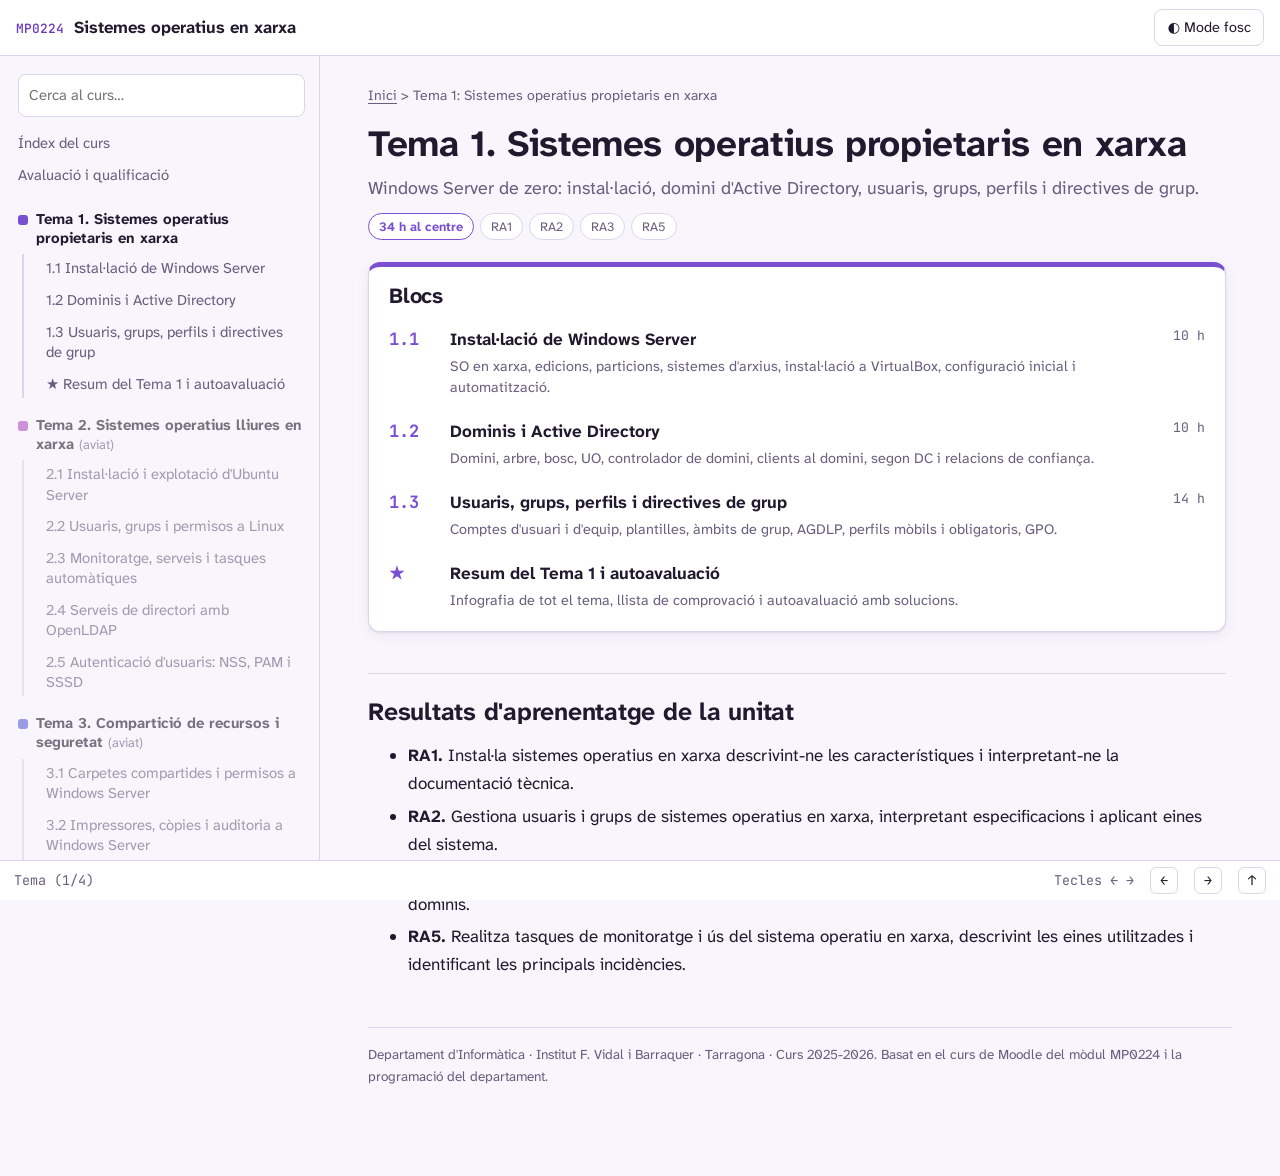
<file: tema-1/index.html>
<!DOCTYPE html>
<html lang="ca">
<head>
<meta charset="utf-8">
<meta name="viewport" content="width=device-width, initial-scale=1, viewport-fit=cover">
<title>Tema 1: Sistemes operatius propietaris en xarxa | Sistemes operatius en xarxa</title>
<meta name="description" content="Materials del mòdul MP0224 - Sistemes operatius en xarxa (CFGM Sistemes microinformàtics i xarxes)">
<link rel="icon" href="data:image/svg+xml,%3Csvg xmlns='http://www.w3.org/2000/svg' viewBox='0 0 100 100'%3E%3Ctext y='.9em' font-size='90'%3E%F0%9F%96%A5%3C/text%3E%3C/svg%3E">
<link rel="preconnect" href="https://fonts.googleapis.com"><link rel="preconnect" href="https://fonts.gstatic.com" crossorigin><link href="https://fonts.googleapis.com/css2?family=Atkinson+Hyperlegible+Next:ital,wght@0,400;0,700;1,400&family=JetBrains+Mono:wght@400;600&display=swap" rel="stylesheet">
<link rel="stylesheet" href="../assets/style.css">

</head>
<body data-mode="multi" data-root="../">
<a class="skip" href="#main-content">Salta al contingut principal</a>
<header class="site-header">
  <button id="navToggle" class="btn" aria-expanded="false" aria-controls="sidebar">☰ <span class="lbl">Navegació</span></button>
  <a class="brand" href="../"><span class="code">MP0224</span><span class="name">Sistemes operatius en xarxa</span></a>
  <div class="header-actions"><button id="themeToggle" class="btn" aria-pressed="false">◐ <span class="lbl">Mode fosc</span></button></div>
</header>
<div class="layout">
<aside class="sidebar" id="sidebar" aria-label="Navegació del curs">
<div class="search-wrap"><input id="search" class="search" type="search" placeholder="Cerca al curs…" aria-label="Cerca al curs" autocomplete="off"><ul id="searchResults" class="search-results"></ul></div>
<div class="nav-extra" style="border:0;margin-top:10px;padding-top:0"><a data-page="index" href="../">Índex del curs</a><a data-page="avaluacio" href="../avaluacio/">Avaluació i qualificació</a></div>
<div class="nav-unit" style="--u:#7a4fd1"><a data-page="tema-1" href="../tema-1/" aria-current="page"><span class="dot"></span><span>Tema 1. Sistemes operatius propietaris en xarxa</span></a><ul>
<li class=""><a data-page="tema-1/bloc-1" href="../tema-1/bloc-1/">1.1 Instal·lació de Windows Server</a><ul class="nav-toc">
<li><a data-sec="seccio-1" href="../tema-1/bloc-1/#seccio-1">1. Sistemes operatius en xarxa</a></li>
<li><a data-sec="seccio-2" href="../tema-1/bloc-1/#seccio-2">2. Windows Server: versions i edicions</a></li>
<li><a data-sec="seccio-3" href="../tema-1/bloc-1/#seccio-3">3. Particions, sistemes d&#x27;arxius i arrencada</a></li>
<li><a data-sec="seccio-4" href="../tema-1/bloc-1/#seccio-4">4. Preparar la instal·lació</a></li>
<li><a data-sec="seccio-5" href="../tema-1/bloc-1/#seccio-5">5. Instal·lació pas a pas amb VirtualBox</a></li>
<li><a data-sec="seccio-6" href="../tema-1/bloc-1/#seccio-6">6. Configuració inicial, connectivitat i documentació</a></li>
</ul></li>
<li class=""><a data-page="tema-1/bloc-2" href="../tema-1/bloc-2/">1.2 Dominis i Active Directory</a><ul class="nav-toc">
<li><a data-sec="seccio-1" href="../tema-1/bloc-2/#seccio-1">1. Del grup de treball al domini</a></li>
<li><a data-sec="seccio-2" href="../tema-1/bloc-2/#seccio-2">2. Estructura lògica: domini, arbre, bosc i UO</a></li>
<li><a data-sec="seccio-3" href="../tema-1/bloc-2/#seccio-3">3. Estructura física: controladors, llocs i rols</a></li>
<li><a data-sec="seccio-4" href="../tema-1/bloc-2/#seccio-4">4. Crear un domini</a></li>
<li><a data-sec="seccio-5" href="../tema-1/bloc-2/#seccio-5">5. Afegir un client al domini</a></li>
<li><a data-sec="seccio-6" href="../tema-1/bloc-2/#seccio-6">6. Segon controlador, despromoció i relacions de confiança</a></li>
</ul></li>
<li class=""><a data-page="tema-1/bloc-3" href="../tema-1/bloc-3/">1.3 Usuaris, grups, perfils i directives de grup</a><ul class="nav-toc">
<li><a data-sec="seccio-1" href="../tema-1/bloc-3/#seccio-1">1. Comptes i identitats predeterminades</a></li>
<li><a data-sec="seccio-2" href="../tema-1/bloc-3/#seccio-2">2. Unitats organitzatives, usuaris i plantilles</a></li>
<li><a data-sec="seccio-3" href="../tema-1/bloc-3/#seccio-3">3. Grups</a></li>
<li><a data-sec="seccio-4" href="../tema-1/bloc-3/#seccio-4">4. Perfils d&#x27;usuari</a></li>
<li><a data-sec="seccio-5" href="../tema-1/bloc-3/#seccio-5">5. Directives de grup (GPO)</a></li>
</ul></li>
<li class=""><a data-page="tema-1/resum" href="../tema-1/resum/">★ Resum del Tema 1 i autoavaluació</a><ul class="nav-toc">
<li><a data-sec="seccio-1" href="../tema-1/resum/#seccio-1">1. Resum visual del tema</a></li>
<li><a data-sec="seccio-2" href="../tema-1/resum/#seccio-2">2. Què heu treballat a cada bloc</a></li>
<li><a data-sec="seccio-3" href="../tema-1/resum/#seccio-3">3. Comproveu que sabeu...</a></li>
<li><a data-sec="seccio-4" href="../tema-1/resum/#seccio-4">4. Autoavaluació</a></li>
</ul></li>
</ul></div>
<div class="nav-unit soon" style="--u:#b04fc0"><span class="uname"><span class="dot"></span><span>Tema 2. Sistemes operatius lliures en xarxa <em>(aviat)</em></span></span><ul><li><span class="soon-item">2.1 Instal·lació i explotació d&#x27;Ubuntu Server</span></li><li><span class="soon-item">2.2 Usuaris, grups i permisos a Linux</span></li><li><span class="soon-item">2.3 Monitoratge, serveis i tasques automàtiques</span></li><li><span class="soon-item">2.4 Serveis de directori amb OpenLDAP</span></li><li><span class="soon-item">2.5 Autenticació d&#x27;usuaris: NSS, PAM i SSSD</span></li></ul></div>
<div class="nav-unit soon" style="--u:#5a5fd4"><span class="uname"><span class="dot"></span><span>Tema 3. Compartició de recursos i seguretat <em>(aviat)</em></span></span><ul><li><span class="soon-item">3.1 Carpetes compartides i permisos a Windows Server</span></li><li><span class="soon-item">3.2 Impressores, còpies i auditoria a Windows Server</span></li><li><span class="soon-item">3.3 Compartir recursos a Linux: NFS, CUPS i còpies</span></li></ul></div>
<div class="nav-unit soon" style="--u:#c0489f"><span class="uname"><span class="dot"></span><span>Tema 4. Integració de sistemes operatius lliures i propietaris <em>(aviat)</em></span></span><ul><li><span class="soon-item">4.1 Xarxes mixtes: Linux i Windows en un domini</span></li><li><span class="soon-item">4.2 Samba: fitxers i impressores entre Linux i Windows</span></li><li><span class="soon-item">4.3 Zentyal: un servidor de xarxa integrat</span></li></ul></div>
<div class="nav-extra"><span style="font-size:.82rem;color:var(--muted)">Departament d'Informàtica<br>Institut F. Vidal i Barraquer · Tarragona<br>Curs 2025-2026 · v1.0</span></div>
</aside>
<main id="main-content">
<div class="page" data-page="tema-1" data-title="Tema 1: Sistemes operatius propietaris en xarxa | Sistemes operatius en xarxa" data-unit="1" data-nunits="4"><div class="content"><nav class="crumbs" aria-label="Ruta"><a data-page="index" href="../">Inici</a> &gt; Tema 1: Sistemes operatius propietaris en xarxa</nav><header class="block-head" style="--u:#7a4fd1"><h1>Tema 1. Sistemes operatius propietaris en xarxa</h1><p class="lead">Windows Server de zero: instal·lació, domini d&#x27;Active Directory, usuaris, grups, perfils i directives de grup.</p><div class="chips"><span class="chip unit">34 h al centre</span><span class=chip>RA1</span><span class=chip>RA2</span><span class=chip>RA3</span><span class=chip>RA5</span></div></header><div class="unit-card" style="--u:#7a4fd1;margin-top:22px"><header><h2>Blocs</h2></header><ul class="block-list"><li><a href="../tema-1/bloc-1/"><span class="num">1.1</span><span class="bt">Instal·lació de Windows Server</span><span class="bh">10 h</span><span class="bd">SO en xarxa, edicions, particions, sistemes d&#x27;arxius, instal·lació a VirtualBox, configuració inicial i automatització.</span></a></li><li><a href="../tema-1/bloc-2/"><span class="num">1.2</span><span class="bt">Dominis i Active Directory</span><span class="bh">10 h</span><span class="bd">Domini, arbre, bosc, UO, controlador de domini, clients al domini, segon DC i relacions de confiança.</span></a></li><li><a href="../tema-1/bloc-3/"><span class="num">1.3</span><span class="bt">Usuaris, grups, perfils i directives de grup</span><span class="bh">14 h</span><span class="bd">Comptes d&#x27;usuari i d&#x27;equip, plantilles, àmbits de grup, AGDLP, perfils mòbils i obligatoris, GPO.</span></a></li><li><a href="../tema-1/resum/"><span class="num">★</span><span class="bt">Resum del Tema 1 i autoavaluació</span><span class="bh"></span><span class="bd">Infografia de tot el tema, llista de comprovació i autoavaluació amb solucions.</span></a></li></ul></div><h2>Resultats d'aprenentatge de la unitat</h2><ul><li><b>RA1.</b> Instal·la sistemes operatius en xarxa descrivint-ne les característiques i interpretant-ne la documentació tècnica.</li><li><b>RA2.</b> Gestiona usuaris i grups de sistemes operatius en xarxa, interpretant especificacions i aplicant eines del sistema.</li><li><b>RA3.</b> Realitza tasques de gestió sobre dominis identificant necessitats i aplicant eines d&#x27;administració de dominis.</li><li><b>RA5.</b> Realitza tasques de monitoratge i ús del sistema operatiu en xarxa, descrivint les eines utilitzades i identificant les principals incidències.</li></ul></div></div>
<footer class="site-footer">Departament d'Informàtica · Institut F. Vidal i Barraquer · Tarragona · Curs 2025-2026. Basat en el curs de Moodle del mòdul MP0224 i la programació del departament.</footer>
</main>
</div>
<div class="status" role="status">
  <span id="statusText">Curs SOX</span><span class="grow"></span>
  <span class="hint">Tecles ← →</span>
  <button id="goPrev" type="button" aria-label="Bloc anterior">←</button><button id="goNext" type="button" aria-label="Bloc següent">→</button><button id="goTop" type="button" aria-label="Torna a dalt">↑</button>
</div>
<script src="../assets/search-index.js"></script><script src="../assets/app.js"></script>
</body>
</html>
</file>
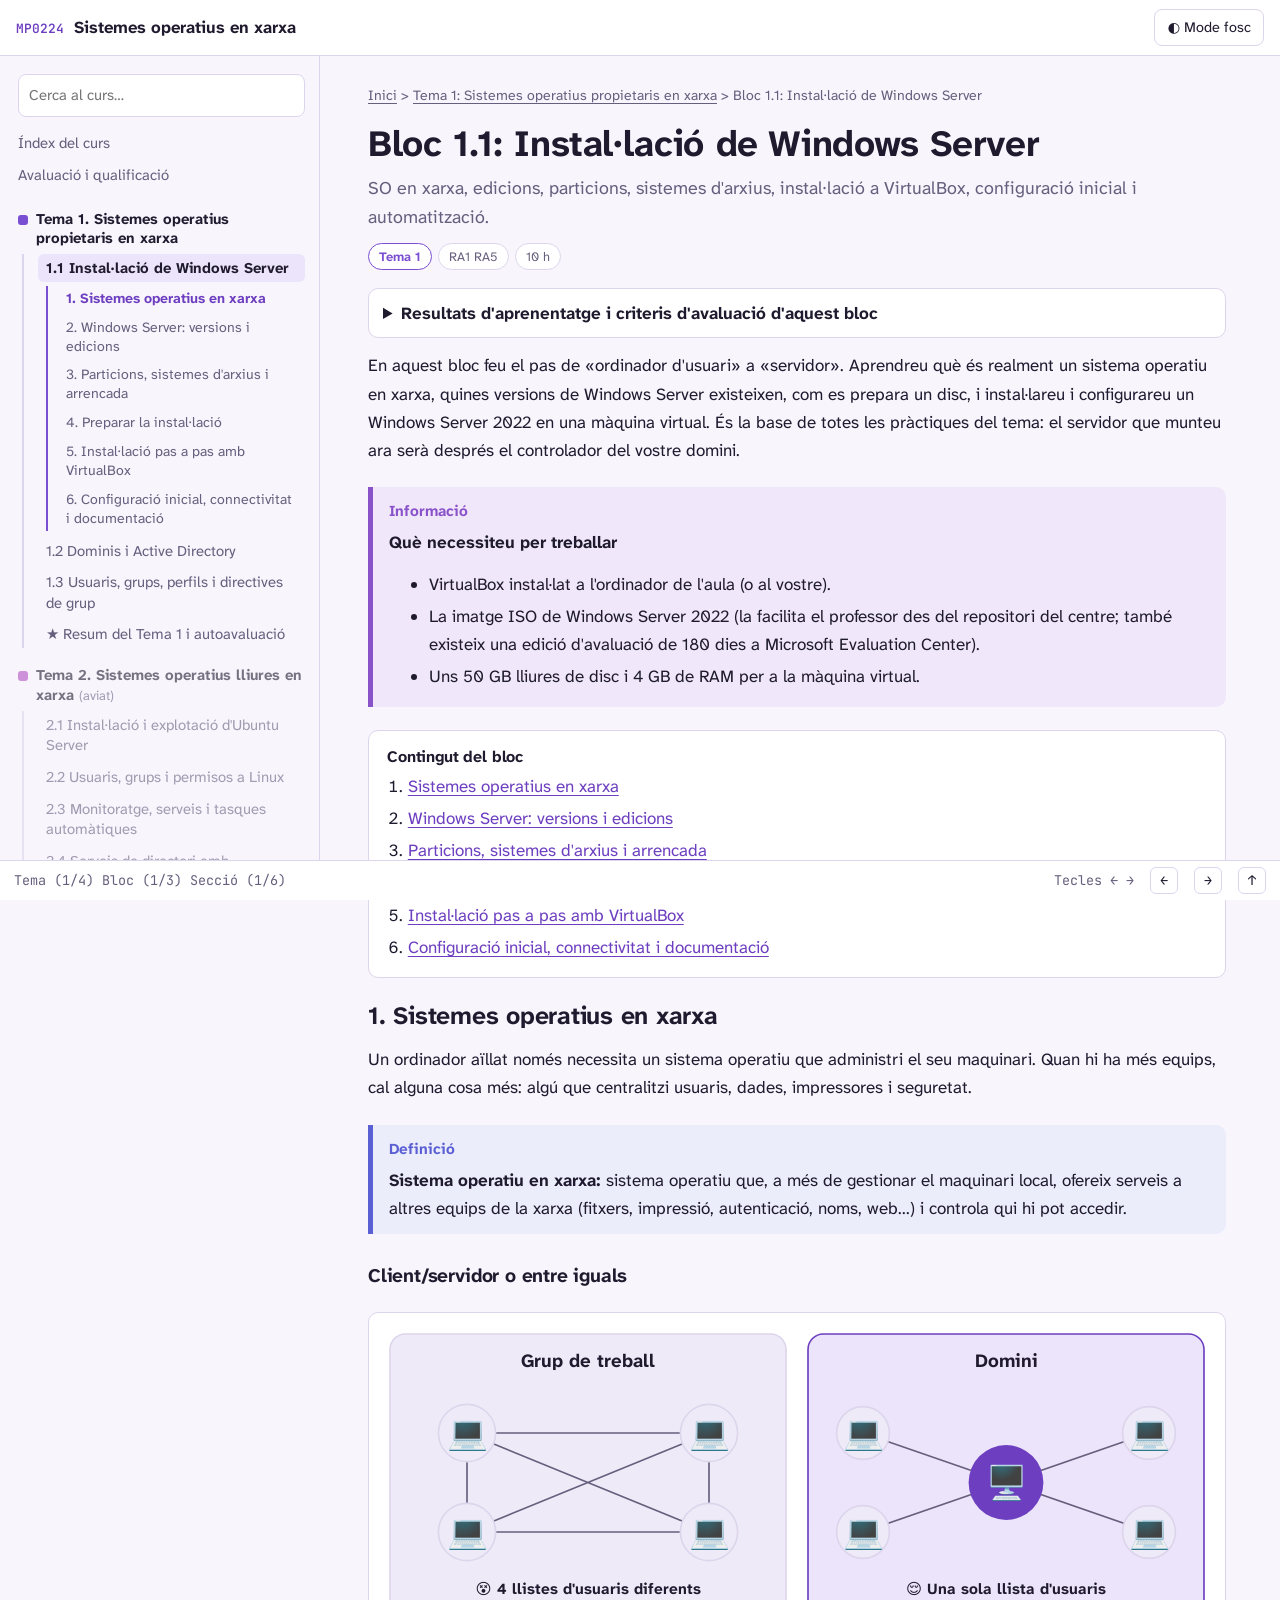
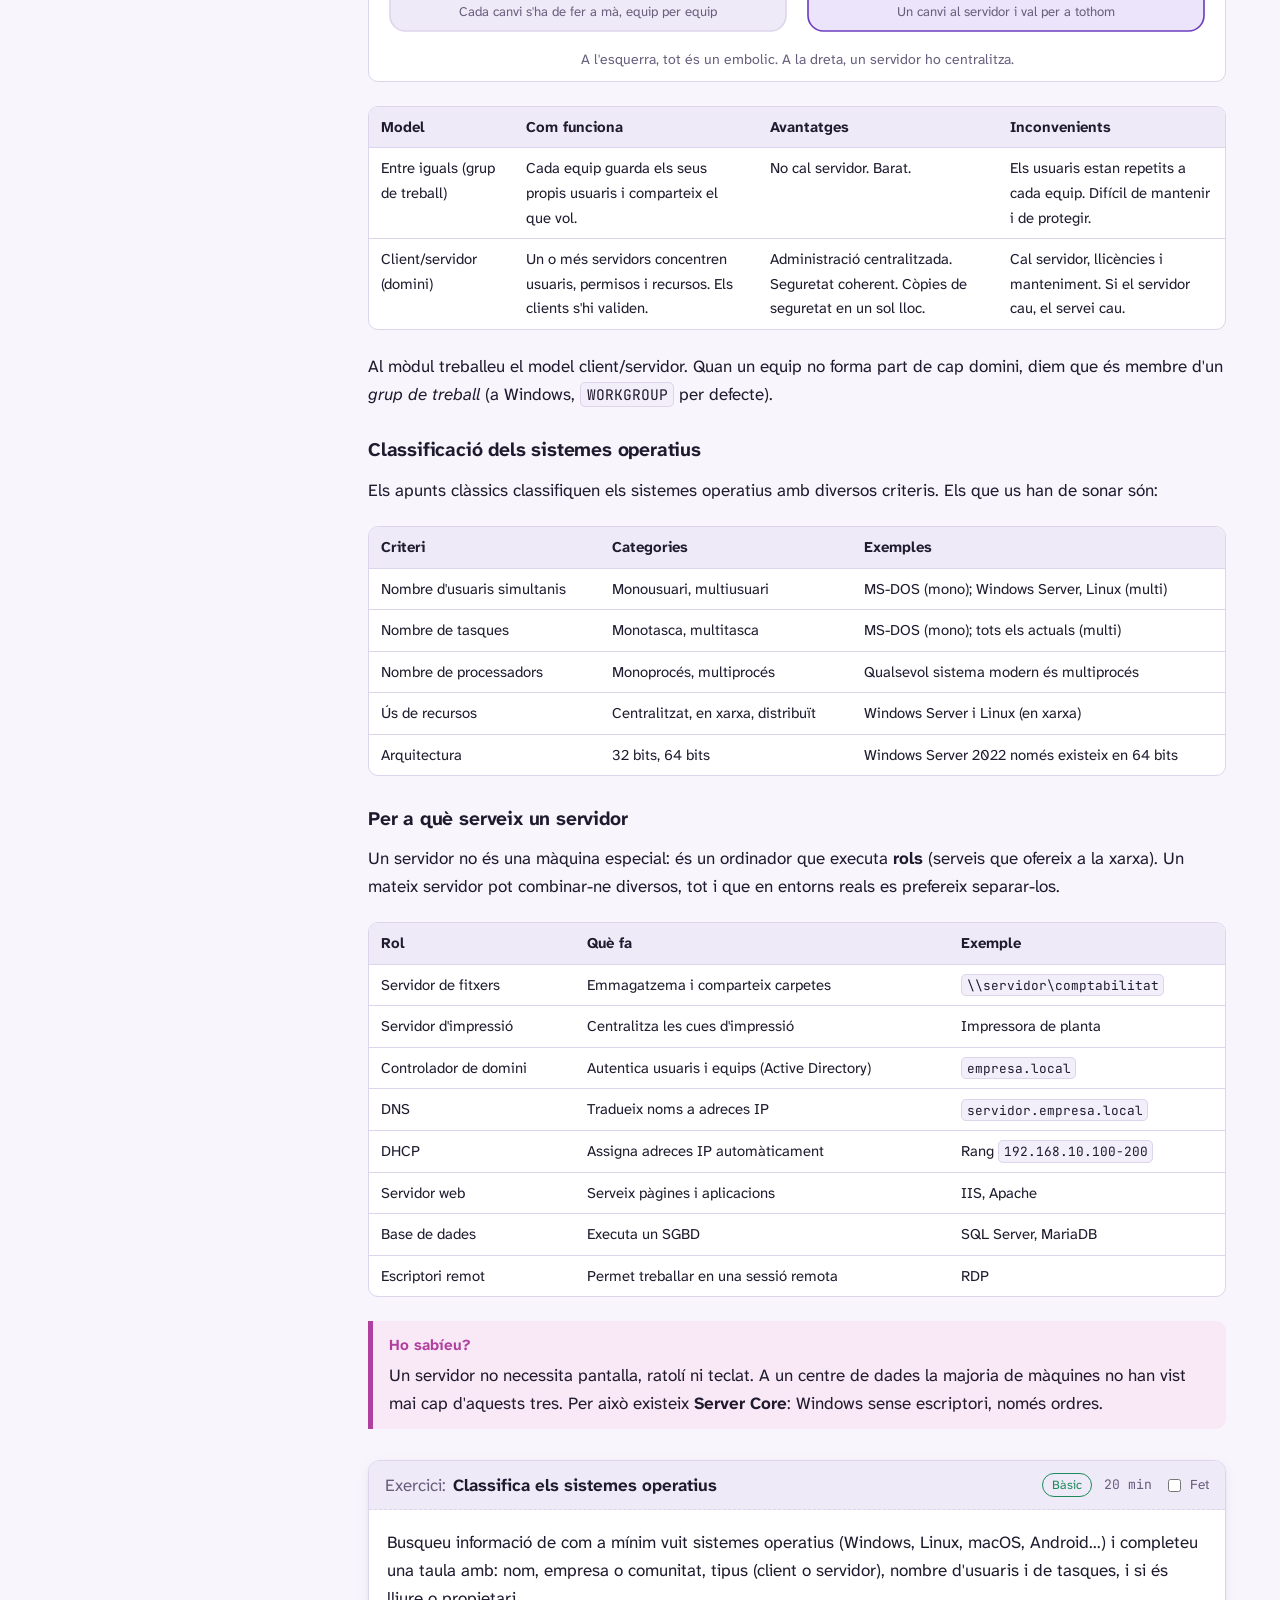
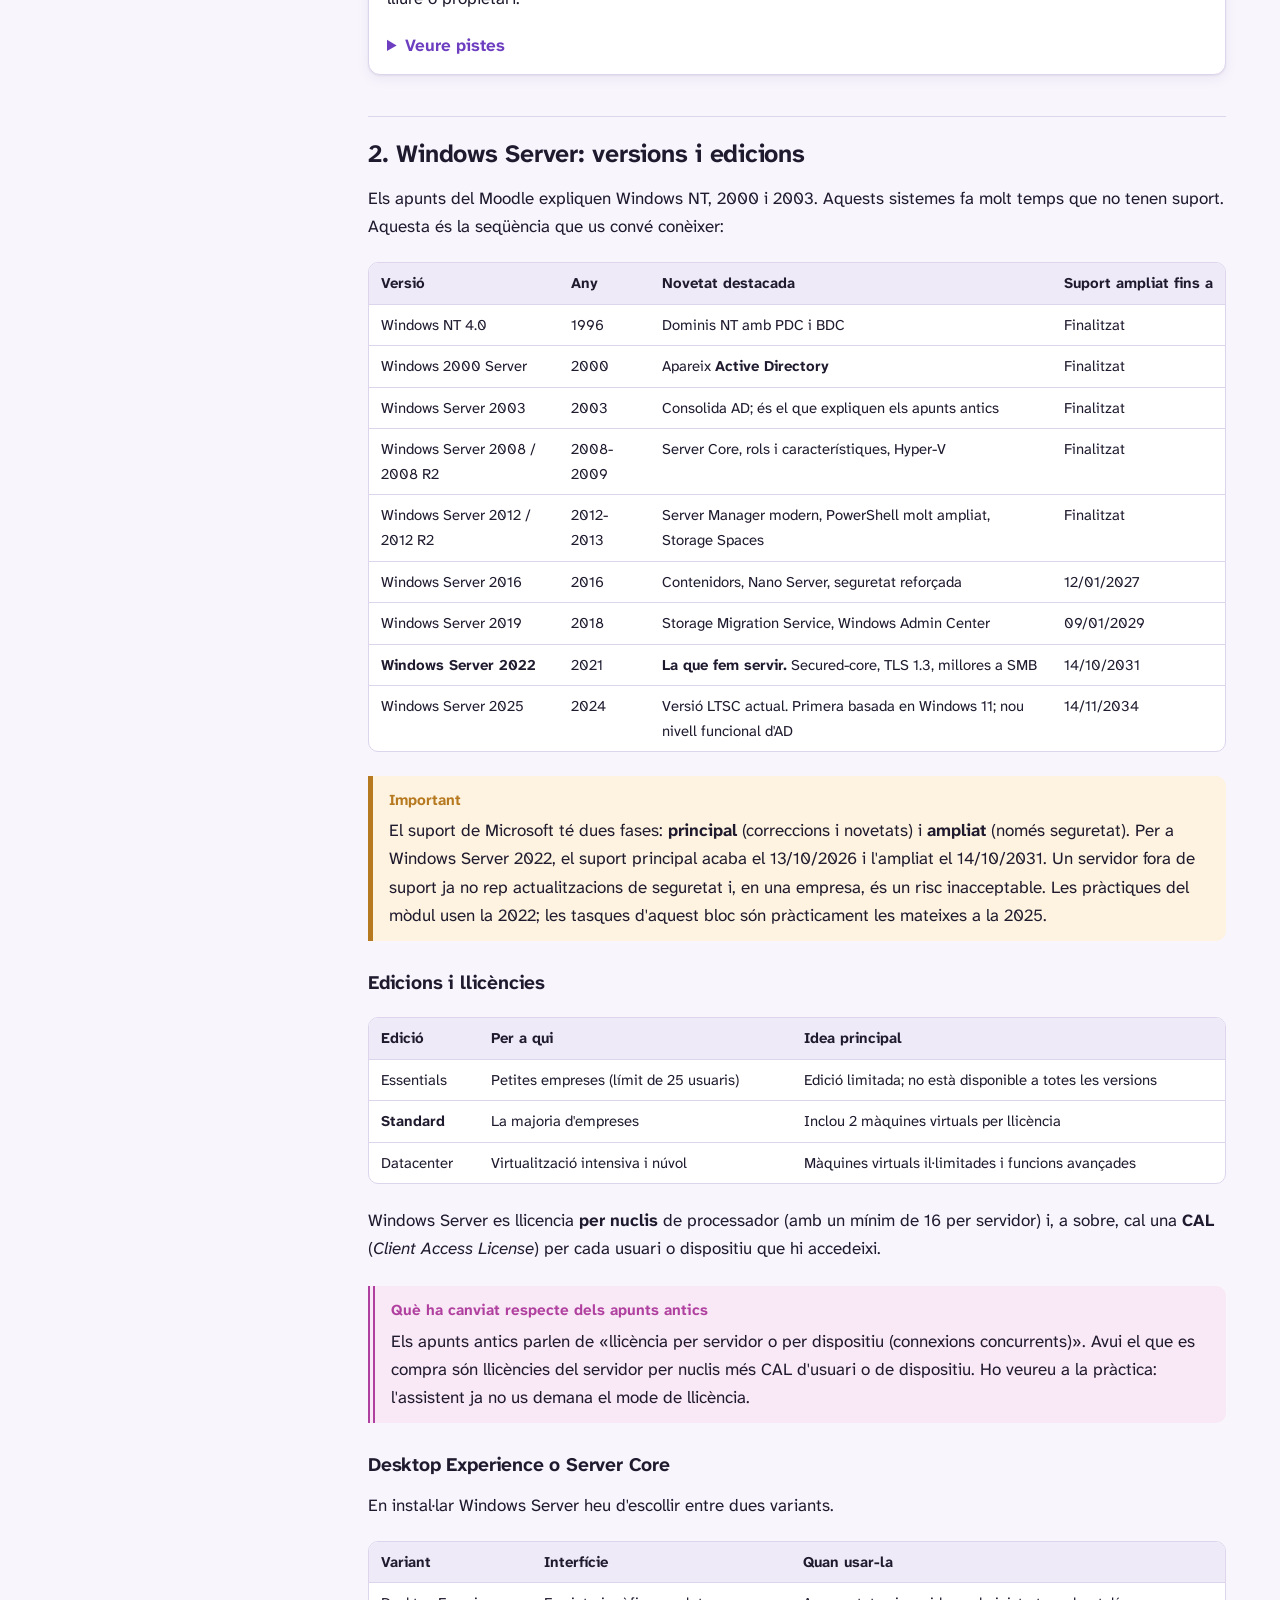
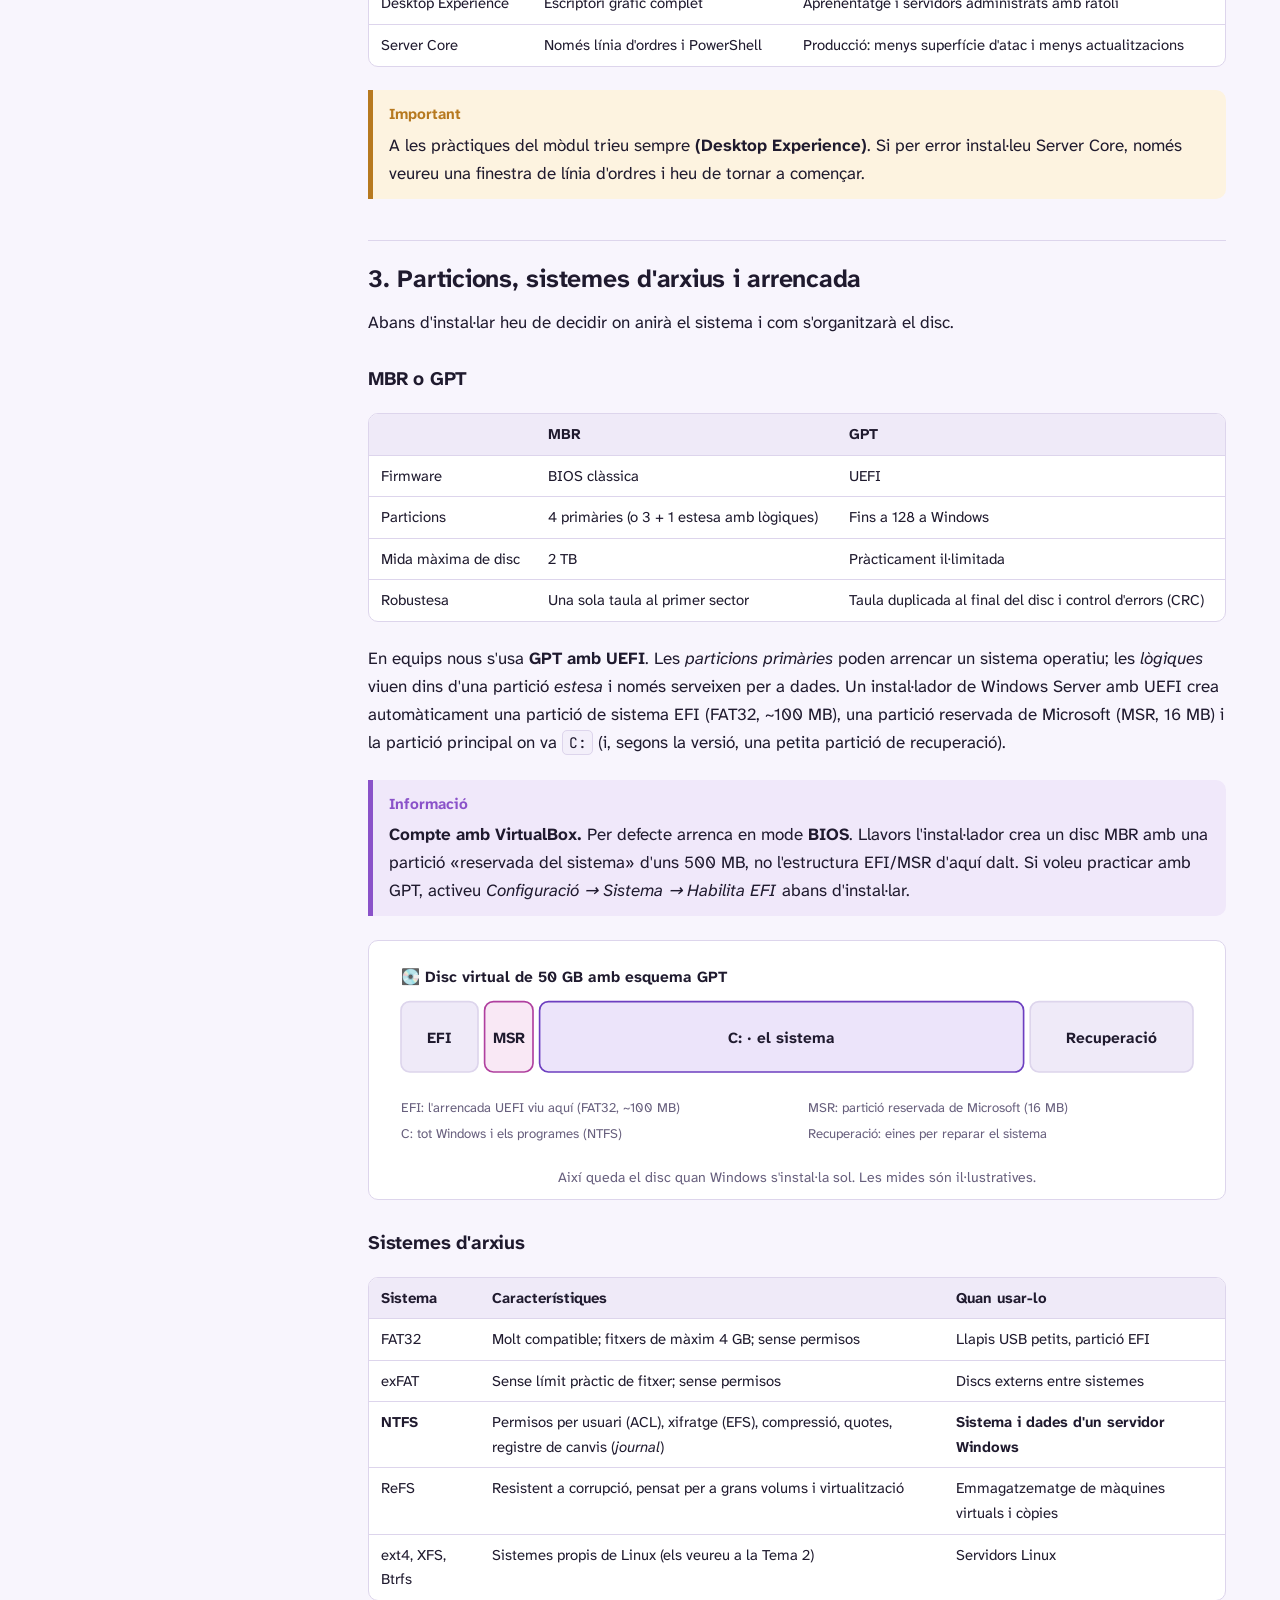
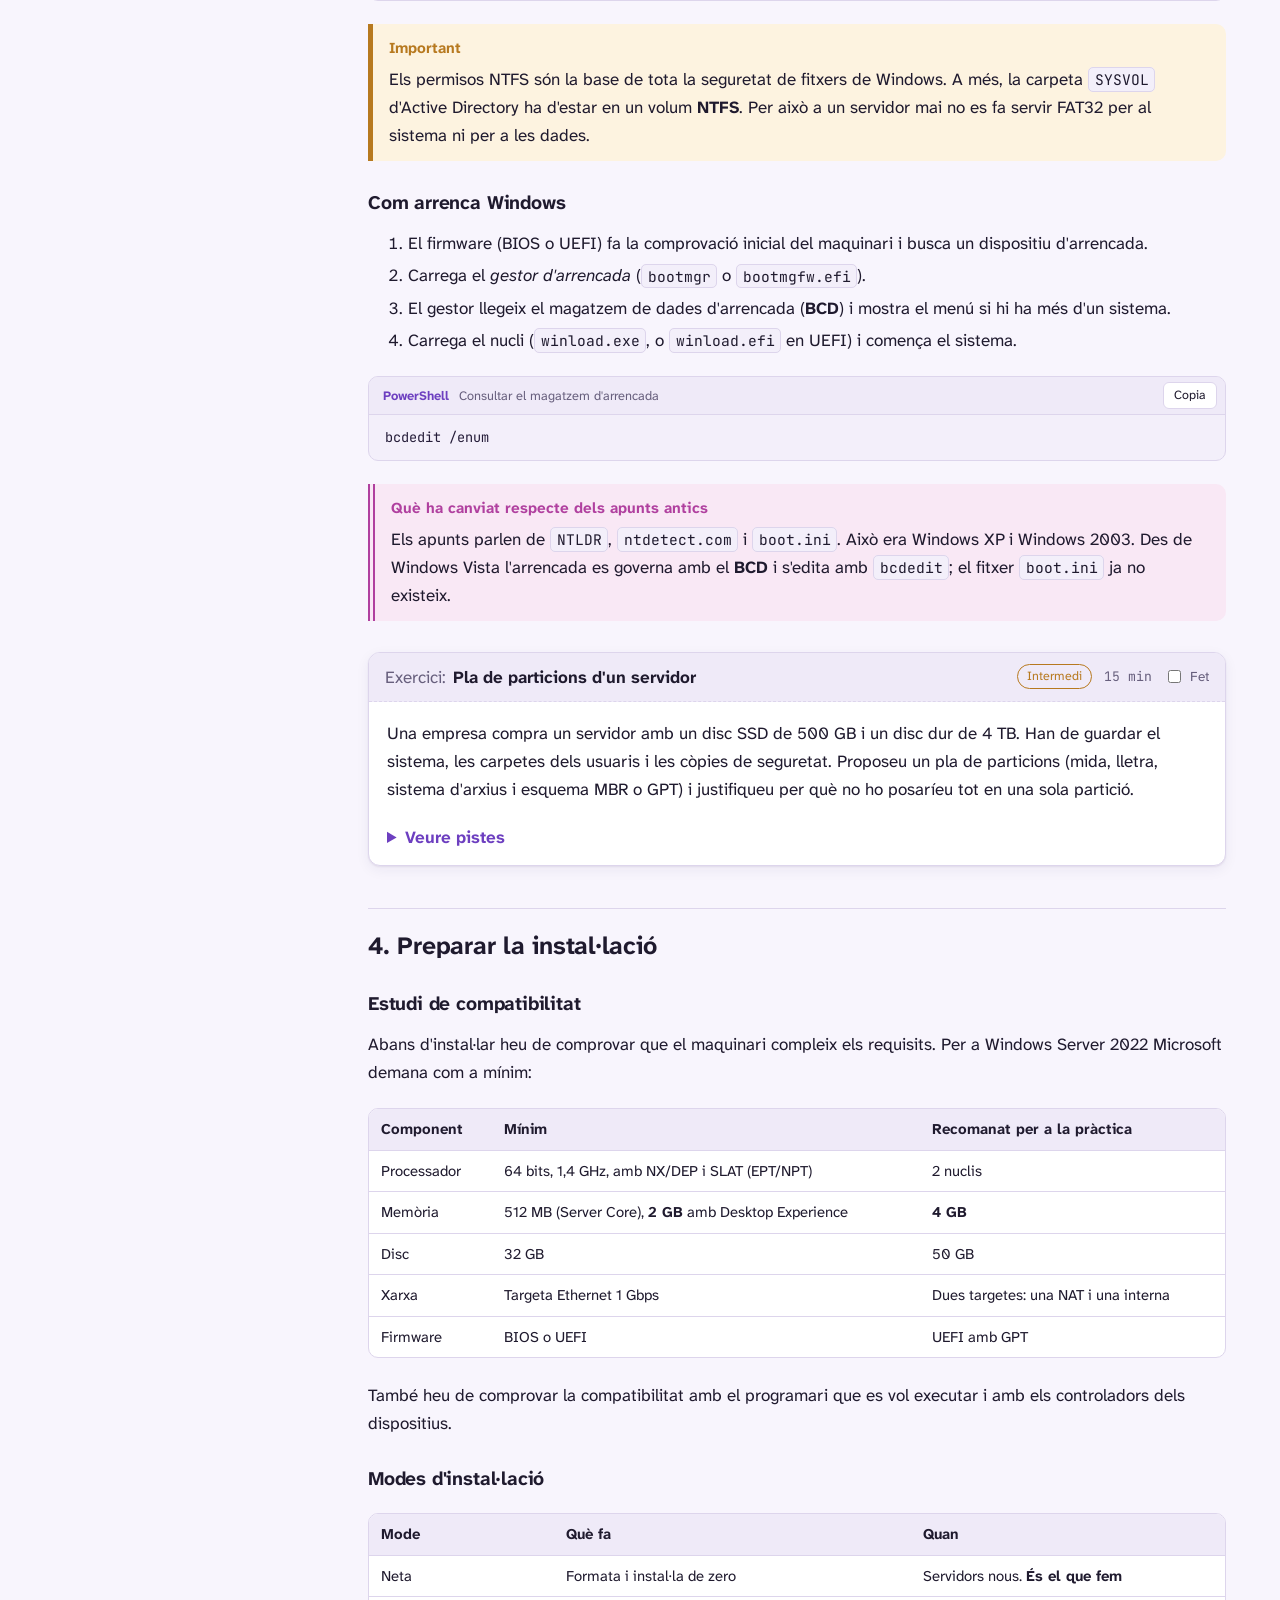
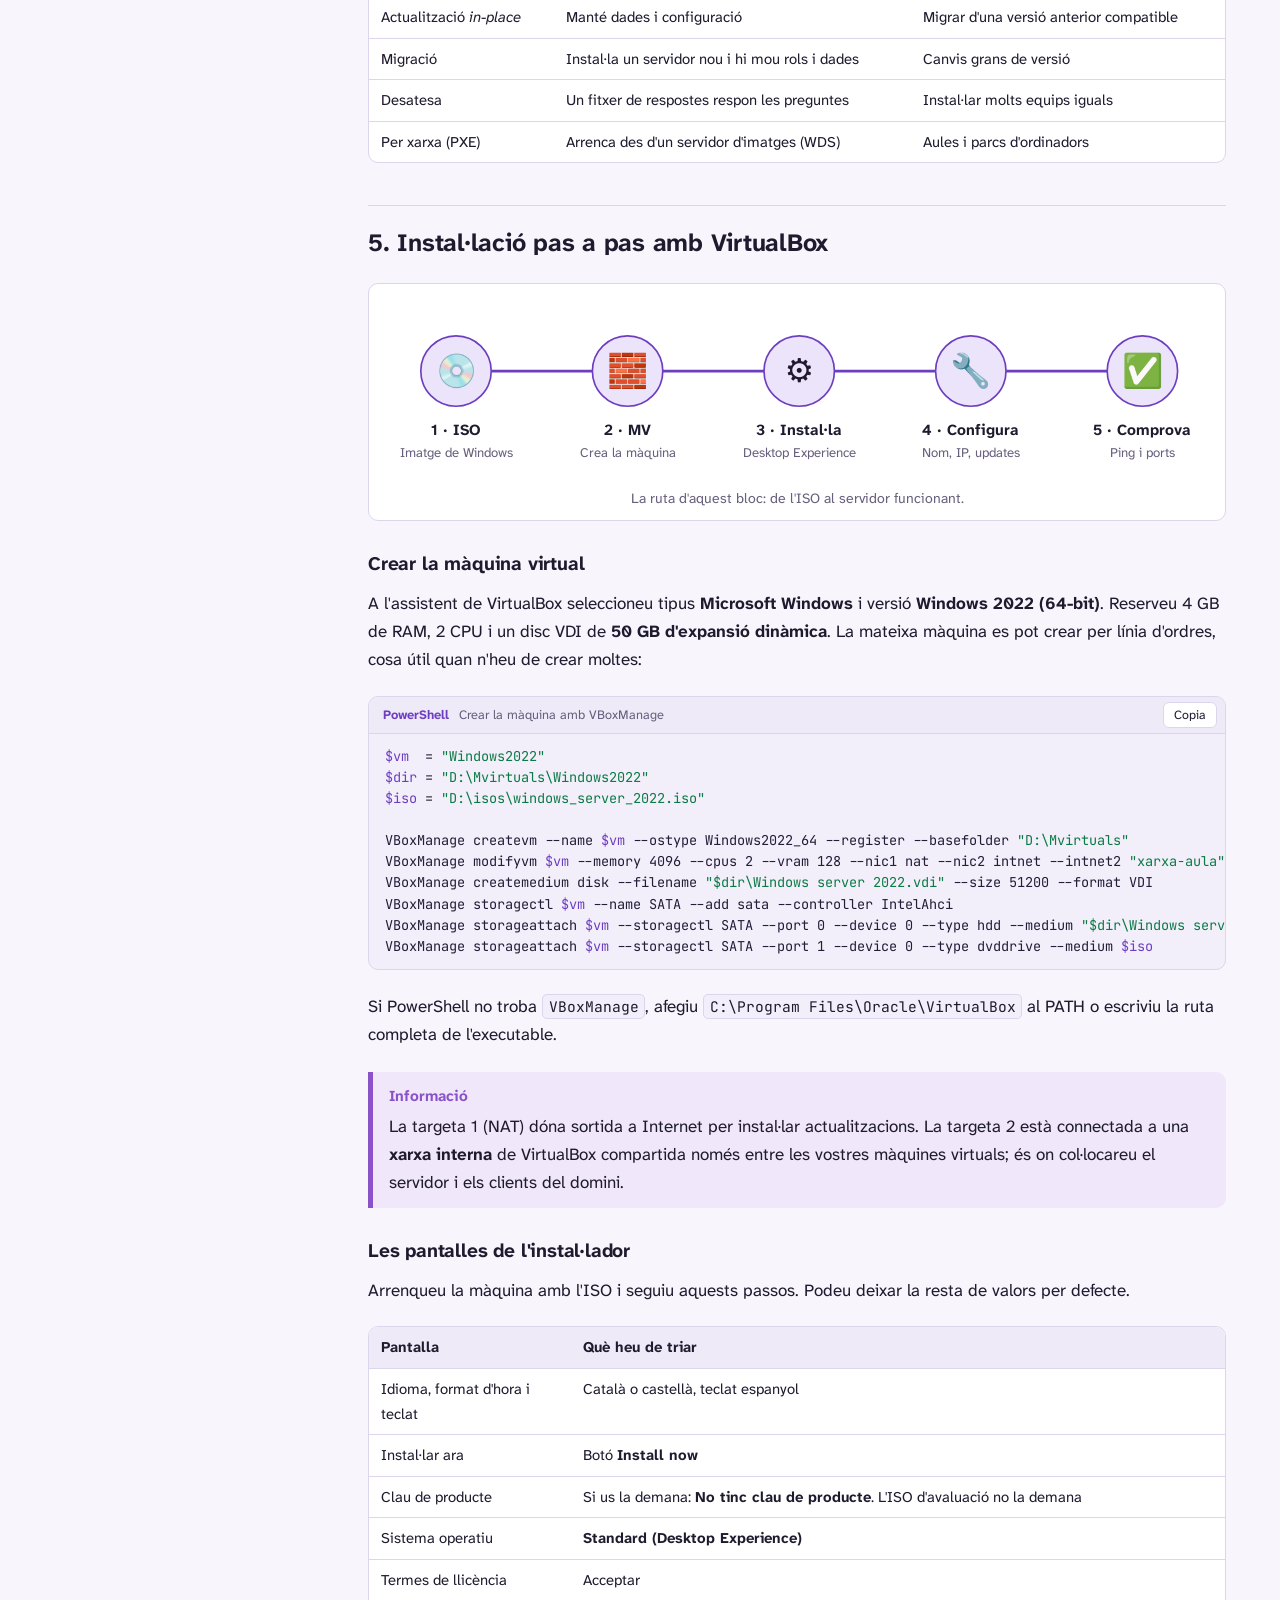
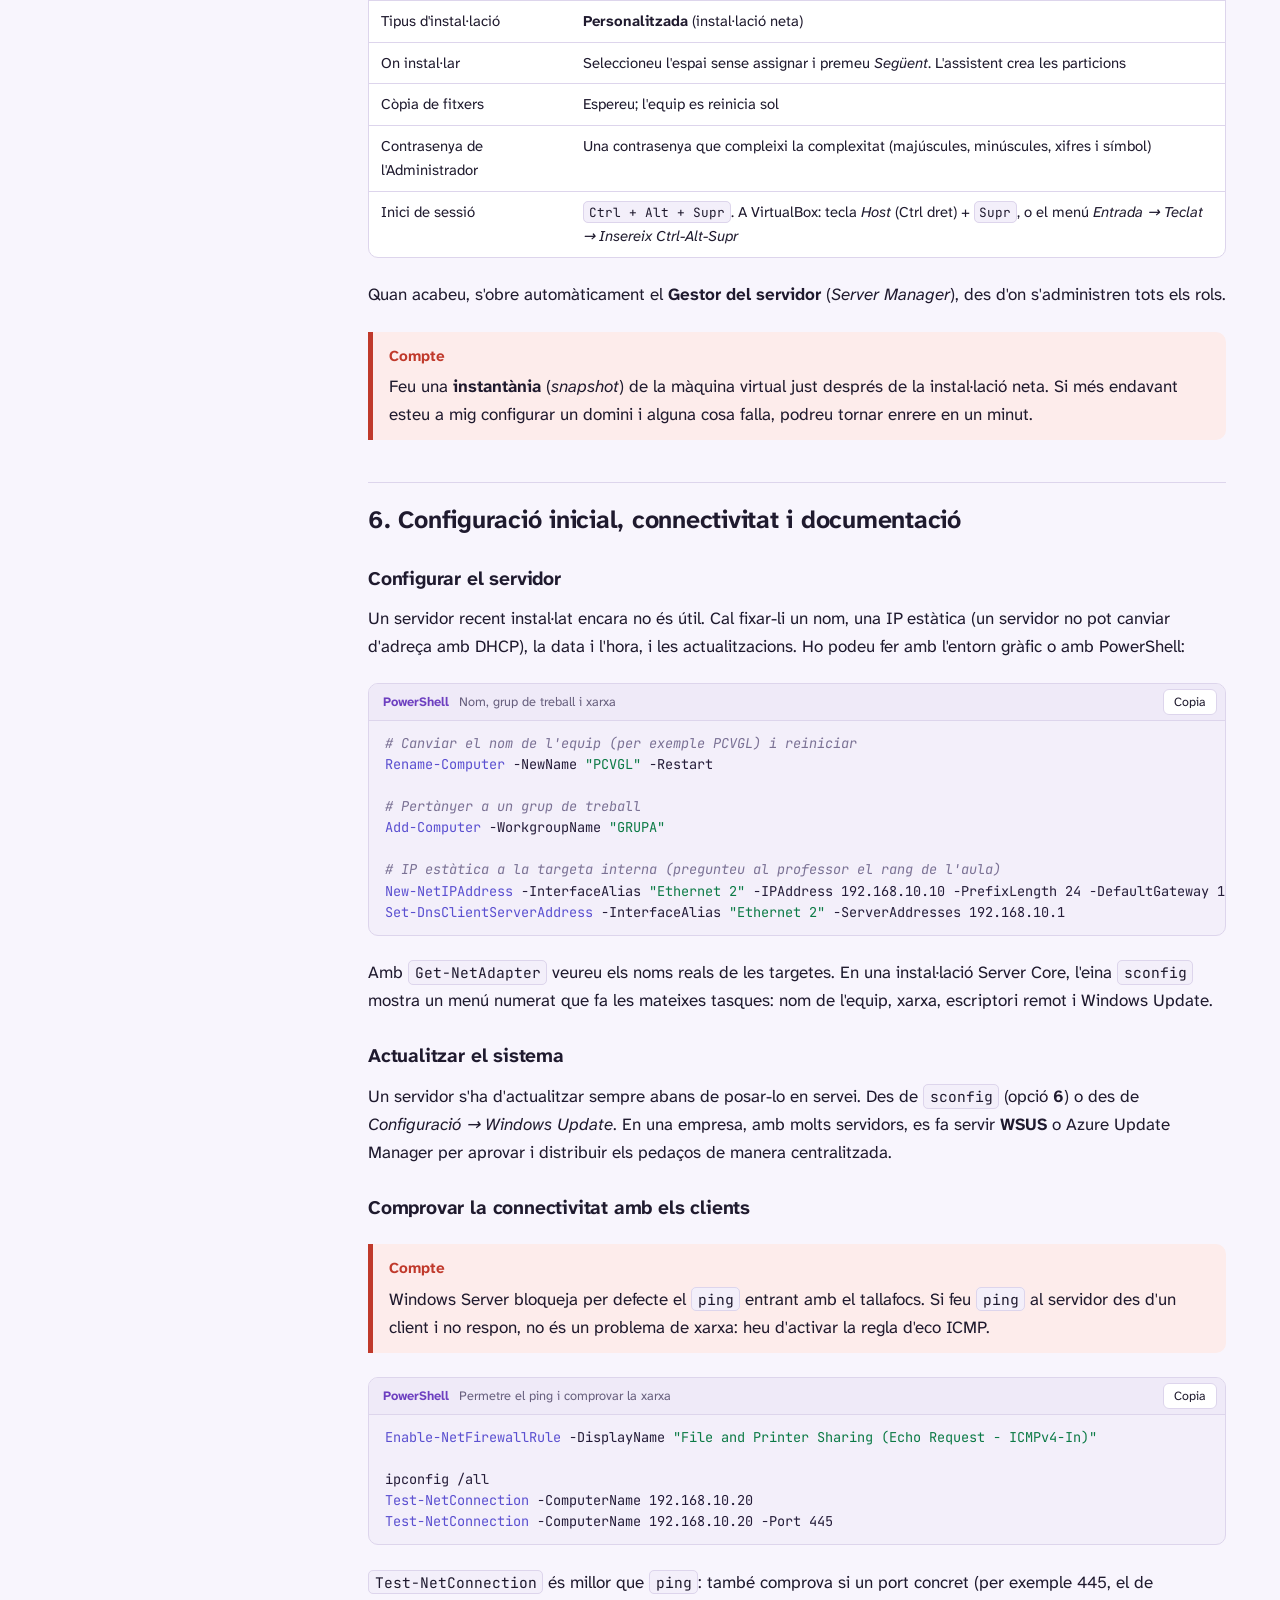
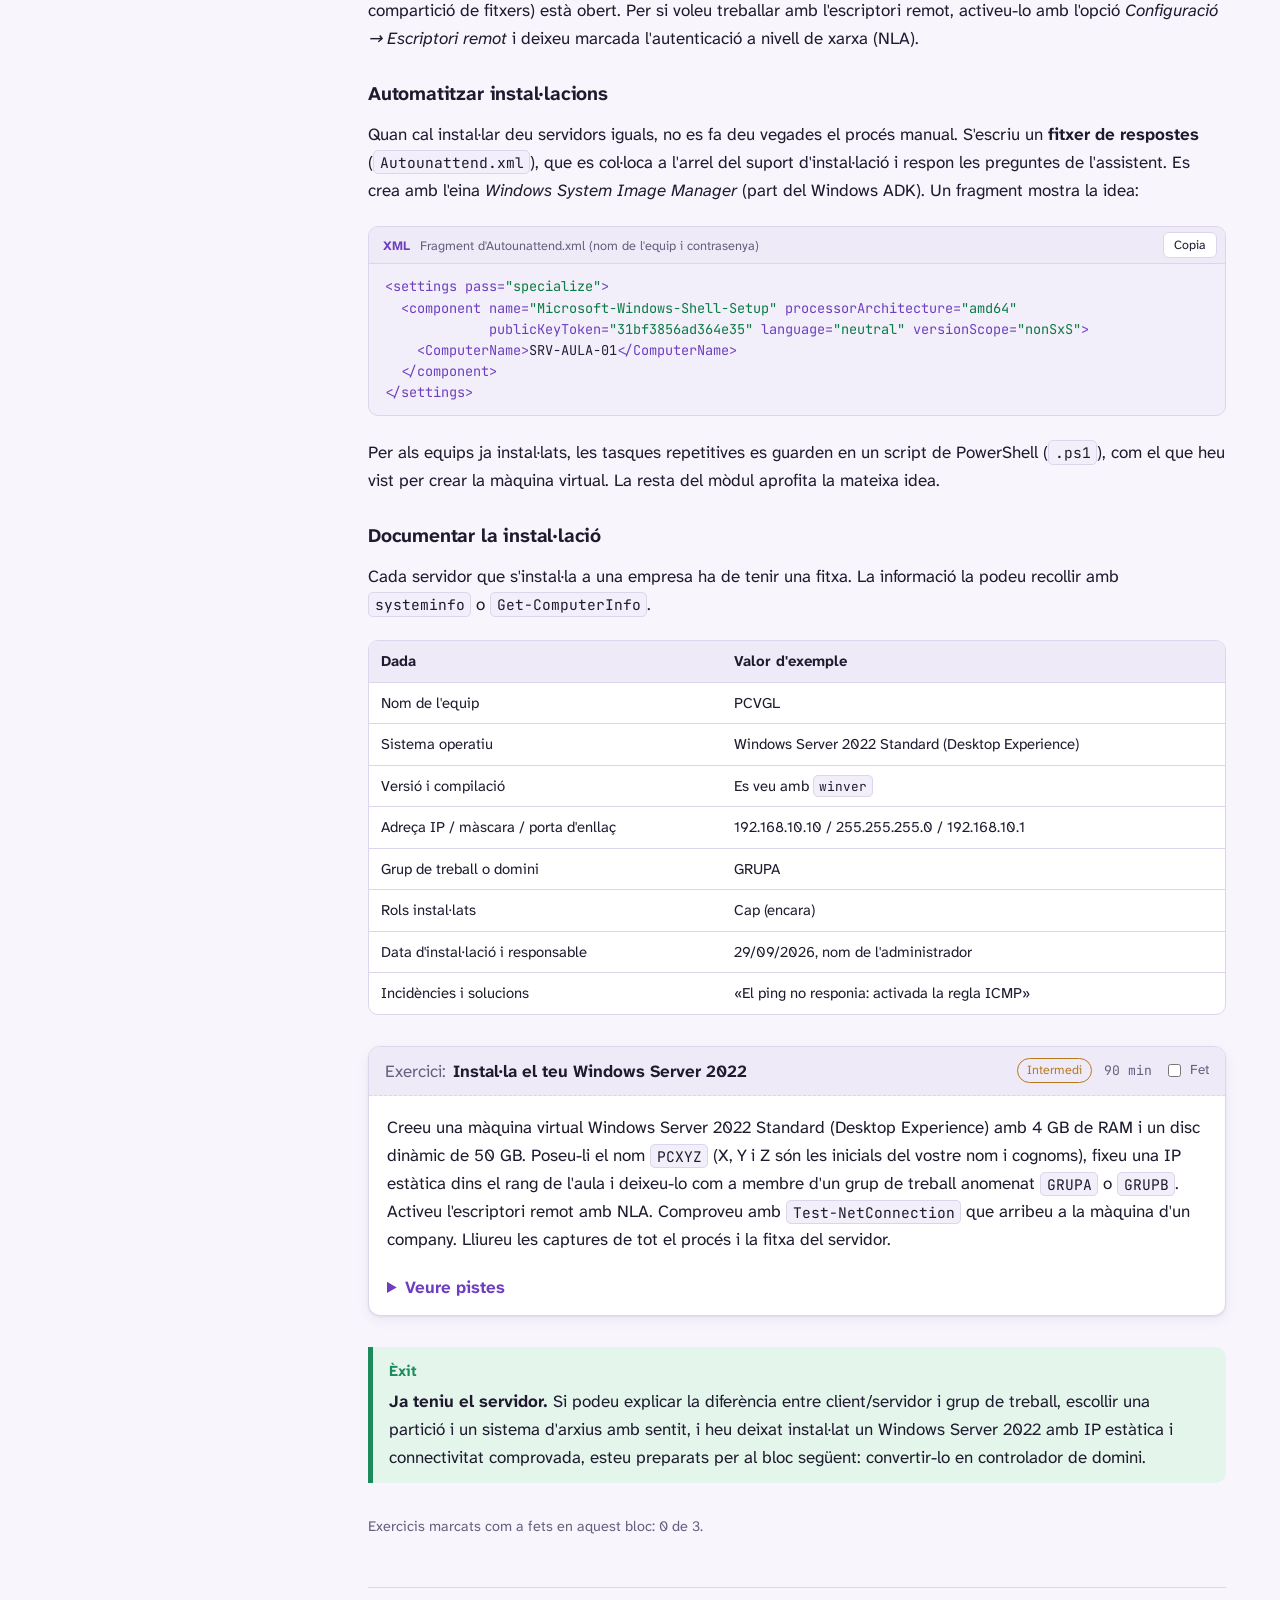
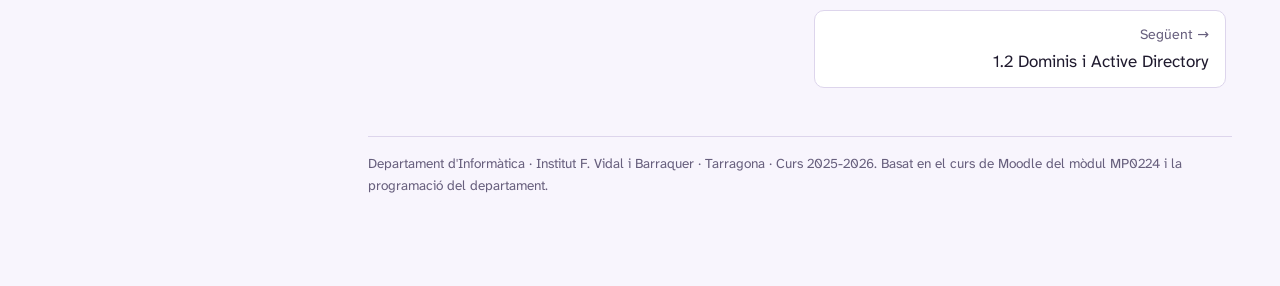
<file: tema-1/bloc-1/index.html>
<!DOCTYPE html>
<html lang="ca">
<head>
<meta charset="utf-8">
<meta name="viewport" content="width=device-width, initial-scale=1, viewport-fit=cover">
<title>Bloc 1.1: Instal·lació de Windows Server | Sistemes operatius en xarxa</title>
<meta name="description" content="Materials del mòdul MP0224 - Sistemes operatius en xarxa (CFGM Sistemes microinformàtics i xarxes)">
<link rel="icon" href="data:image/svg+xml,%3Csvg xmlns='http://www.w3.org/2000/svg' viewBox='0 0 100 100'%3E%3Ctext y='.9em' font-size='90'%3E%F0%9F%96%A5%3C/text%3E%3C/svg%3E">
<link rel="preconnect" href="https://fonts.googleapis.com"><link rel="preconnect" href="https://fonts.gstatic.com" crossorigin><link href="https://fonts.googleapis.com/css2?family=Atkinson+Hyperlegible+Next:ital,wght@0,400;0,700;1,400&family=JetBrains+Mono:wght@400;600&display=swap" rel="stylesheet">
<link rel="stylesheet" href="../../assets/style.css">

</head>
<body data-mode="multi" data-root="../../">
<a class="skip" href="#main-content">Salta al contingut principal</a>
<header class="site-header">
  <button id="navToggle" class="btn" aria-expanded="false" aria-controls="sidebar">☰ <span class="lbl">Navegació</span></button>
  <a class="brand" href="../../"><span class="code">MP0224</span><span class="name">Sistemes operatius en xarxa</span></a>
  <div class="header-actions"><button id="themeToggle" class="btn" aria-pressed="false">◐ <span class="lbl">Mode fosc</span></button></div>
</header>
<div class="layout">
<aside class="sidebar" id="sidebar" aria-label="Navegació del curs">
<div class="search-wrap"><input id="search" class="search" type="search" placeholder="Cerca al curs…" aria-label="Cerca al curs" autocomplete="off"><ul id="searchResults" class="search-results"></ul></div>
<div class="nav-extra" style="border:0;margin-top:10px;padding-top:0"><a data-page="index" href="../../">Índex del curs</a><a data-page="avaluacio" href="../../avaluacio/">Avaluació i qualificació</a></div>
<div class="nav-unit" style="--u:#7a4fd1"><a data-page="tema-1" href="../../tema-1/"><span class="dot"></span><span>Tema 1. Sistemes operatius propietaris en xarxa</span></a><ul>
<li class="is-current"><a data-page="tema-1/bloc-1" href="../../tema-1/bloc-1/" aria-current="page">1.1 Instal·lació de Windows Server</a><ul class="nav-toc">
<li><a data-sec="seccio-1" href="../../tema-1/bloc-1/#seccio-1">1. Sistemes operatius en xarxa</a></li>
<li><a data-sec="seccio-2" href="../../tema-1/bloc-1/#seccio-2">2. Windows Server: versions i edicions</a></li>
<li><a data-sec="seccio-3" href="../../tema-1/bloc-1/#seccio-3">3. Particions, sistemes d&#x27;arxius i arrencada</a></li>
<li><a data-sec="seccio-4" href="../../tema-1/bloc-1/#seccio-4">4. Preparar la instal·lació</a></li>
<li><a data-sec="seccio-5" href="../../tema-1/bloc-1/#seccio-5">5. Instal·lació pas a pas amb VirtualBox</a></li>
<li><a data-sec="seccio-6" href="../../tema-1/bloc-1/#seccio-6">6. Configuració inicial, connectivitat i documentació</a></li>
</ul></li>
<li class=""><a data-page="tema-1/bloc-2" href="../../tema-1/bloc-2/">1.2 Dominis i Active Directory</a><ul class="nav-toc">
<li><a data-sec="seccio-1" href="../../tema-1/bloc-2/#seccio-1">1. Del grup de treball al domini</a></li>
<li><a data-sec="seccio-2" href="../../tema-1/bloc-2/#seccio-2">2. Estructura lògica: domini, arbre, bosc i UO</a></li>
<li><a data-sec="seccio-3" href="../../tema-1/bloc-2/#seccio-3">3. Estructura física: controladors, llocs i rols</a></li>
<li><a data-sec="seccio-4" href="../../tema-1/bloc-2/#seccio-4">4. Crear un domini</a></li>
<li><a data-sec="seccio-5" href="../../tema-1/bloc-2/#seccio-5">5. Afegir un client al domini</a></li>
<li><a data-sec="seccio-6" href="../../tema-1/bloc-2/#seccio-6">6. Segon controlador, despromoció i relacions de confiança</a></li>
</ul></li>
<li class=""><a data-page="tema-1/bloc-3" href="../../tema-1/bloc-3/">1.3 Usuaris, grups, perfils i directives de grup</a><ul class="nav-toc">
<li><a data-sec="seccio-1" href="../../tema-1/bloc-3/#seccio-1">1. Comptes i identitats predeterminades</a></li>
<li><a data-sec="seccio-2" href="../../tema-1/bloc-3/#seccio-2">2. Unitats organitzatives, usuaris i plantilles</a></li>
<li><a data-sec="seccio-3" href="../../tema-1/bloc-3/#seccio-3">3. Grups</a></li>
<li><a data-sec="seccio-4" href="../../tema-1/bloc-3/#seccio-4">4. Perfils d&#x27;usuari</a></li>
<li><a data-sec="seccio-5" href="../../tema-1/bloc-3/#seccio-5">5. Directives de grup (GPO)</a></li>
</ul></li>
<li class=""><a data-page="tema-1/resum" href="../../tema-1/resum/">★ Resum del Tema 1 i autoavaluació</a><ul class="nav-toc">
<li><a data-sec="seccio-1" href="../../tema-1/resum/#seccio-1">1. Resum visual del tema</a></li>
<li><a data-sec="seccio-2" href="../../tema-1/resum/#seccio-2">2. Què heu treballat a cada bloc</a></li>
<li><a data-sec="seccio-3" href="../../tema-1/resum/#seccio-3">3. Comproveu que sabeu...</a></li>
<li><a data-sec="seccio-4" href="../../tema-1/resum/#seccio-4">4. Autoavaluació</a></li>
</ul></li>
</ul></div>
<div class="nav-unit soon" style="--u:#b04fc0"><span class="uname"><span class="dot"></span><span>Tema 2. Sistemes operatius lliures en xarxa <em>(aviat)</em></span></span><ul><li><span class="soon-item">2.1 Instal·lació i explotació d&#x27;Ubuntu Server</span></li><li><span class="soon-item">2.2 Usuaris, grups i permisos a Linux</span></li><li><span class="soon-item">2.3 Monitoratge, serveis i tasques automàtiques</span></li><li><span class="soon-item">2.4 Serveis de directori amb OpenLDAP</span></li><li><span class="soon-item">2.5 Autenticació d&#x27;usuaris: NSS, PAM i SSSD</span></li></ul></div>
<div class="nav-unit soon" style="--u:#5a5fd4"><span class="uname"><span class="dot"></span><span>Tema 3. Compartició de recursos i seguretat <em>(aviat)</em></span></span><ul><li><span class="soon-item">3.1 Carpetes compartides i permisos a Windows Server</span></li><li><span class="soon-item">3.2 Impressores, còpies i auditoria a Windows Server</span></li><li><span class="soon-item">3.3 Compartir recursos a Linux: NFS, CUPS i còpies</span></li></ul></div>
<div class="nav-unit soon" style="--u:#c0489f"><span class="uname"><span class="dot"></span><span>Tema 4. Integració de sistemes operatius lliures i propietaris <em>(aviat)</em></span></span><ul><li><span class="soon-item">4.1 Xarxes mixtes: Linux i Windows en un domini</span></li><li><span class="soon-item">4.2 Samba: fitxers i impressores entre Linux i Windows</span></li><li><span class="soon-item">4.3 Zentyal: un servidor de xarxa integrat</span></li></ul></div>
<div class="nav-extra"><span style="font-size:.82rem;color:var(--muted)">Departament d'Informàtica<br>Institut F. Vidal i Barraquer · Tarragona<br>Curs 2025-2026 · v1.0</span></div>
</aside>
<main id="main-content">
<div class="page" data-page="tema-1/bloc-1" data-title="Bloc 1.1: Instal·lació de Windows Server | Sistemes operatius en xarxa" data-unit="1" data-bloc="1" data-nunits="4" data-nblocs="3"><div class="content"><nav class="crumbs" aria-label="Ruta"><a data-page="index" href="../../">Inici</a> &gt; <a data-page="tema-1" href="../../tema-1/">Tema 1: Sistemes operatius propietaris en xarxa</a> &gt; Bloc 1.1: Instal·lació de Windows Server</nav><header class="block-head" style="--u:#7a4fd1"><h1>Bloc 1.1: Instal·lació de Windows Server</h1><p class="lead">SO en xarxa, edicions, particions, sistemes d&#x27;arxius, instal·lació a VirtualBox, configuració inicial i automatització.</p><div class="chips"><span class="chip unit">Tema 1</span><span class="chip">RA1 RA5</span><span class="chip">10 h</span></div></header><details class="ra-panel"><summary>Resultats d'aprenentatge i criteris d'avaluació d'aquest bloc</summary><div class="inner"><h4>RA1. Instal·la sistemes operatius en xarxa descrivint-ne les característiques i interpretant-ne la documentació tècnica.</h4><ul><li><span class="num">1.1</span>Realitza l&#x27;estudi de compatibilitat del sistema informàtic.</li><li><span class="num">1.2</span>Diferencia els modes d&#x27;instal·lació.</li><li><span class="num">1.3</span>Planifica i realitza el particionat del disc del servidor.</li><li><span class="num">1.4</span>Selecciona i aplica els sistemes d&#x27;arxius.</li><li><span class="num">1.5</span>Selecciona els components a instal·lar.</li><li><span class="num">1.6</span>Aplica procediments per l&#x27;automatització d&#x27;instal·lacions.</li><li><span class="num">1.7</span>Aplica preferències en la configuració de l&#x27;entorn personal.</li><li><span class="num">1.8</span>Actualitza el sistema operatiu en xarxa.</li><li><span class="num">1.9</span>Comprova la connectivitat del servidor amb els equips client.</li></ul><h4>RA5. Realitza tasques de monitoratge i ús del sistema operatiu en xarxa, descrivint les eines utilitzades i identificant les principals incidències.</h4><ul><li><span class="num">5.4</span>Realitza tasques de manteniment del programari instal·lat en el sistema.</li><li><span class="num">5.6</span>Interpreta la informació de configuració del sistema operatiu en xarxa.</li></ul></div></details><div class="intro"><p>En aquest bloc feu el pas de «ordinador d'usuari» a «servidor». Aprendreu què és realment un sistema operatiu en xarxa, quines versions de Windows Server existeixen, com es prepara un disc, i instal·lareu i configurareu un Windows Server 2022 en una màquina virtual. És la base de totes les pràctiques del tema: el servidor que munteu ara serà després el controlador del vostre domini.</p>
<div class="callout informacio"><p class="ctitle">Informació</p><p><strong>Què necessiteu per treballar</strong></p>
<ul>
<li>VirtualBox instal·lat a l'ordinador de l'aula (o al vostre).</li>
<li>La imatge ISO de Windows Server 2022 (la facilita el professor des del repositori del centre; també existeix una edició d'avaluació de 180 dies a Microsoft Evaluation Center).</li>
<li>Uns 50 GB lliures de disc i 4 GB de RAM per a la màquina virtual.</li>
</ul></div></div><nav class="toc-inline" aria-label="Contingut del bloc"><h2>Contingut del bloc</h2><ol><li><a href="../../tema-1/bloc-1/#seccio-1">Sistemes operatius en xarxa</a></li><li><a href="../../tema-1/bloc-1/#seccio-2">Windows Server: versions i edicions</a></li><li><a href="../../tema-1/bloc-1/#seccio-3">Particions, sistemes d&#x27;arxius i arrencada</a></li><li><a href="../../tema-1/bloc-1/#seccio-4">Preparar la instal·lació</a></li><li><a href="../../tema-1/bloc-1/#seccio-5">Instal·lació pas a pas amb VirtualBox</a></li><li><a href="../../tema-1/bloc-1/#seccio-6">Configuració inicial, connectivitat i documentació</a></li></ol></nav><section class="sec" id="seccio-1"><h2>1. Sistemes operatius en xarxa</h2><p>Un ordinador aïllat només necessita un sistema operatiu que administri el seu maquinari. Quan hi ha més equips, cal alguna cosa més: algú que centralitzi usuaris, dades, impressores i seguretat.</p>
<div class="callout definicio"><p class="ctitle">Definició</p><p><strong>Sistema operatiu en xarxa:</strong> sistema operatiu que, a més de gestionar el maquinari local, ofereix serveis a altres equips de la xarxa (fitxers, impressió, autenticació, noms, web...) i controla qui hi pot accedir.</p></div>
<h3>Client/servidor o entre iguals</h3>
<figure class="diagram"><svg viewBox="0 0 760 290" role="img" aria-label="Grup de treball amb quatre ordinadors connectats entre ells i domini amb un servidor central"><defs><marker id="m1" viewBox="0 0 10 10" refX="9" refY="5" markerWidth="7" markerHeight="7" orient="auto"><path class="ar2" d="M0 0L10 5L0 10z"/></marker></defs>
<rect class="box" x="10" y="10" width="360" height="270" rx="14"/><rect class="hi" x="390" y="10" width="360" height="270" rx="14"/>
<text class="b big" x="190" y="40" text-anchor="middle">Grup de treball</text><text class="b big" x="570" y="40" text-anchor="middle">Domini</text>
<path class="ln" d="M80 100 L300 100 M80 190 L300 190 M80 100 L80 190 M300 100 L300 190 M80 100 L300 190 M300 100 L80 190"/>
<circle class="box" cx="80" cy="100" r="26"/><text class="ic" x="80" y="110" text-anchor="middle">💻</text><circle class="box" cx="300" cy="100" r="26"/><text class="ic" x="300" y="110" text-anchor="middle">💻</text><circle class="box" cx="80" cy="190" r="26"/><text class="ic" x="80" y="200" text-anchor="middle">💻</text><circle class="box" cx="300" cy="190" r="26"/><text class="ic" x="300" y="200" text-anchor="middle">💻</text>
<path class="ln" d="M570 145 L440 100 M570 145 L700 100 M570 145 L440 190 M570 145 L700 190"/>
<circle class="box" cx="440" cy="100" r="24"/><text class="ic" x="440" y="110" text-anchor="middle">💻</text><circle class="box" cx="700" cy="100" r="24"/><text class="ic" x="700" y="110" text-anchor="middle">💻</text><circle class="box" cx="440" cy="190" r="24"/><text class="ic" x="440" y="200" text-anchor="middle">💻</text><circle class="box" cx="700" cy="190" r="24"/><text class="ic" x="700" y="200" text-anchor="middle">💻</text><circle class="ac" cx="570" cy="145" r="34"/><text class="ic" x="570" y="155" text-anchor="middle">🖥️</text>
<text class="b" x="190" y="246" text-anchor="middle">😵 4 llistes d'usuaris diferents</text><text class="sm" x="190" y="266" text-anchor="middle">Cada canvi s'ha de fer a mà, equip per equip</text>
<text class="b" x="570" y="246" text-anchor="middle">😌 Una sola llista d'usuaris</text><text class="sm" x="570" y="266" text-anchor="middle">Un canvi al servidor i val per a tothom</text>
</svg><figcaption>A l'esquerra, tot és un embolic. A la dreta, un servidor ho centralitza.</figcaption></figure>

<div class="table-wrap"><table>
<thead>
<tr>
<th>Model</th>
<th>Com funciona</th>
<th>Avantatges</th>
<th>Inconvenients</th>
</tr>
</thead>
<tbody>
<tr>
<td>Entre iguals (grup de treball)</td>
<td>Cada equip guarda els seus propis usuaris i comparteix el que vol.</td>
<td>No cal servidor. Barat.</td>
<td>Els usuaris estan repetits a cada equip. Difícil de mantenir i de protegir.</td>
</tr>
<tr>
<td>Client/servidor (domini)</td>
<td>Un o més servidors concentren usuaris, permisos i recursos. Els clients s'hi validen.</td>
<td>Administració centralitzada. Seguretat coherent. Còpies de seguretat en un sol lloc.</td>
<td>Cal servidor, llicències i manteniment. Si el servidor cau, el servei cau.</td>
</tr>
</tbody>
</table></div>
<p>Al mòdul treballeu el model client/servidor. Quan un equip no forma part de cap domini, diem que és membre d'un <em>grup de treball</em> (a Windows, <code>WORKGROUP</code> per defecte).</p>
<h3>Classificació dels sistemes operatius</h3>
<p>Els apunts clàssics classifiquen els sistemes operatius amb diversos criteris. Els que us han de sonar són:</p>
<div class="table-wrap"><table>
<thead>
<tr>
<th>Criteri</th>
<th>Categories</th>
<th>Exemples</th>
</tr>
</thead>
<tbody>
<tr>
<td>Nombre d'usuaris simultanis</td>
<td>Monousuari, multiusuari</td>
<td>MS-DOS (mono); Windows Server, Linux (multi)</td>
</tr>
<tr>
<td>Nombre de tasques</td>
<td>Monotasca, multitasca</td>
<td>MS-DOS (mono); tots els actuals (multi)</td>
</tr>
<tr>
<td>Nombre de processadors</td>
<td>Monoprocés, multiprocés</td>
<td>Qualsevol sistema modern és multiprocés</td>
</tr>
<tr>
<td>Ús de recursos</td>
<td>Centralitzat, en xarxa, distribuït</td>
<td>Windows Server i Linux (en xarxa)</td>
</tr>
<tr>
<td>Arquitectura</td>
<td>32 bits, 64 bits</td>
<td>Windows Server 2022 només existeix en 64 bits</td>
</tr>
</tbody>
</table></div>
<h3>Per a què serveix un servidor</h3>
<p>Un servidor no és una màquina especial: és un ordinador que executa <strong>rols</strong> (serveis que ofereix a la xarxa). Un mateix servidor pot combinar-ne diversos, tot i que en entorns reals es prefereix separar-los.</p>
<div class="table-wrap"><table>
<thead>
<tr>
<th>Rol</th>
<th>Què fa</th>
<th>Exemple</th>
</tr>
</thead>
<tbody>
<tr>
<td>Servidor de fitxers</td>
<td>Emmagatzema i comparteix carpetes</td>
<td><code>\\servidor\comptabilitat</code></td>
</tr>
<tr>
<td>Servidor d'impressió</td>
<td>Centralitza les cues d'impressió</td>
<td>Impressora de planta</td>
</tr>
<tr>
<td>Controlador de domini</td>
<td>Autentica usuaris i equips (Active Directory)</td>
<td><code>empresa.local</code></td>
</tr>
<tr>
<td>DNS</td>
<td>Tradueix noms a adreces IP</td>
<td><code>servidor.empresa.local</code></td>
</tr>
<tr>
<td>DHCP</td>
<td>Assigna adreces IP automàticament</td>
<td>Rang <code>192.168.10.100-200</code></td>
</tr>
<tr>
<td>Servidor web</td>
<td>Serveix pàgines i aplicacions</td>
<td>IIS, Apache</td>
</tr>
<tr>
<td>Base de dades</td>
<td>Executa un SGBD</td>
<td>SQL Server, MariaDB</td>
</tr>
<tr>
<td>Escriptori remot</td>
<td>Permet treballar en una sessió remota</td>
<td>RDP</td>
</tr>
</tbody>
</table></div>
<div class="callout curiositat"><p class="ctitle">Ho sabíeu?</p><p>Un servidor no necessita pantalla, ratolí ni teclat. A un centre de dades la majoria de màquines no han vist mai cap d'aquests tres. Per això existeix <strong>Server Core</strong>: Windows sense escriptori, només ordres.</p></div>

<div class="exercise" data-id="tema-1/bloc-1#1"><header><div class="ex-title"><span>Exercici:</span>Classifica els sistemes operatius</div><span class="lvl Bàsic">Bàsic</span><span class="time">20 min</span><label class="done"><input type="checkbox"> Fet</label></header><div class="ex-body"><p>Busqueu informació de com a mínim vuit sistemes operatius (Windows, Linux, macOS, Android...) i completeu una taula amb: nom, empresa o comunitat, tipus (client o servidor), nombre d'usuaris i de tasques, i si és lliure o propietari.</p></div><details><summary>Veure pistes</summary><ul>
<li>Feu servir els criteris de la taula de classificació d'aquest bloc.</li>
<li>Un mateix producte pot tenir versió client i versió servidor: indiqueu-les per separat.</li>
<li>Cerqueu la informació a la web del fabricant, no en fòrums.</li>
</ul></details></div>
</section><section class="sec" id="seccio-2"><h2>2. Windows Server: versions i edicions</h2><p>Els apunts del Moodle expliquen Windows NT, 2000 i 2003. Aquests sistemes fa molt temps que no tenen suport. Aquesta és la seqüència que us convé conèixer:</p>
<div class="table-wrap"><table>
<thead>
<tr>
<th>Versió</th>
<th>Any</th>
<th>Novetat destacada</th>
<th>Suport ampliat fins a</th>
</tr>
</thead>
<tbody>
<tr>
<td>Windows NT 4.0</td>
<td>1996</td>
<td>Dominis NT amb PDC i BDC</td>
<td>Finalitzat</td>
</tr>
<tr>
<td>Windows 2000 Server</td>
<td>2000</td>
<td>Apareix <strong>Active Directory</strong></td>
<td>Finalitzat</td>
</tr>
<tr>
<td>Windows Server 2003</td>
<td>2003</td>
<td>Consolida AD; és el que expliquen els apunts antics</td>
<td>Finalitzat</td>
</tr>
<tr>
<td>Windows Server 2008 / 2008 R2</td>
<td>2008-2009</td>
<td>Server Core, rols i característiques, Hyper-V</td>
<td>Finalitzat</td>
</tr>
<tr>
<td>Windows Server 2012 / 2012 R2</td>
<td>2012-2013</td>
<td>Server Manager modern, PowerShell molt ampliat, Storage Spaces</td>
<td>Finalitzat</td>
</tr>
<tr>
<td>Windows Server 2016</td>
<td>2016</td>
<td>Contenidors, Nano Server, seguretat reforçada</td>
<td>12/01/2027</td>
</tr>
<tr>
<td>Windows Server 2019</td>
<td>2018</td>
<td>Storage Migration Service, Windows Admin Center</td>
<td>09/01/2029</td>
</tr>
<tr>
<td><strong>Windows Server 2022</strong></td>
<td>2021</td>
<td><strong>La que fem servir.</strong> Secured-core, TLS 1.3, millores a SMB</td>
<td>14/10/2031</td>
</tr>
<tr>
<td>Windows Server 2025</td>
<td>2024</td>
<td>Versió LTSC actual. Primera basada en Windows 11; nou nivell funcional d'AD</td>
<td>14/11/2034</td>
</tr>
</tbody>
</table></div>
<div class="callout important"><p class="ctitle">Important</p><p>El suport de Microsoft té dues fases: <strong>principal</strong> (correccions i novetats) i <strong>ampliat</strong> (només seguretat). Per a Windows Server 2022, el suport principal acaba el 13/10/2026 i l'ampliat el 14/10/2031. Un servidor fora de suport ja no rep actualitzacions de seguretat i, en una empresa, és un risc inacceptable. Les pràctiques del mòdul usen la 2022; les tasques d'aquest bloc són pràcticament les mateixes a la 2025.</p></div>
<h3>Edicions i llicències</h3>
<div class="table-wrap"><table>
<thead>
<tr>
<th>Edició</th>
<th>Per a qui</th>
<th>Idea principal</th>
</tr>
</thead>
<tbody>
<tr>
<td>Essentials</td>
<td>Petites empreses (límit de 25 usuaris)</td>
<td>Edició limitada; no està disponible a totes les versions</td>
</tr>
<tr>
<td><strong>Standard</strong></td>
<td>La majoria d'empreses</td>
<td>Inclou 2 màquines virtuals per llicència</td>
</tr>
<tr>
<td>Datacenter</td>
<td>Virtualització intensiva i núvol</td>
<td>Màquines virtuals il·limitades i funcions avançades</td>
</tr>
</tbody>
</table></div>
<p>Windows Server es llicencia <strong>per nuclis</strong> de processador (amb un mínim de 16 per servidor) i, a sobre, cal una <strong>CAL</strong> (<em>Client Access License</em>) per cada usuari o dispositiu que hi accedeixi.</p>
<div class="callout canvi"><p class="ctitle">Què ha canviat respecte dels apunts antics</p><p>Els apunts antics parlen de «llicència per servidor o per dispositiu (connexions concurrents)». Avui el que es compra són llicències del servidor per nuclis més CAL d'usuari o de dispositiu. Ho veureu a la pràctica: l'assistent ja no us demana el mode de llicència.</p></div>
<h3>Desktop Experience o Server Core</h3>
<p>En instal·lar Windows Server heu d'escollir entre dues variants.</p>
<div class="table-wrap"><table>
<thead>
<tr>
<th>Variant</th>
<th>Interfície</th>
<th>Quan usar-la</th>
</tr>
</thead>
<tbody>
<tr>
<td>Desktop Experience</td>
<td>Escriptori gràfic complet</td>
<td>Aprenentatge i servidors administrats amb ratolí</td>
</tr>
<tr>
<td>Server Core</td>
<td>Només línia d'ordres i PowerShell</td>
<td>Producció: menys superfície d'atac i menys actualitzacions</td>
</tr>
</tbody>
</table></div>
<div class="callout important"><p class="ctitle">Important</p><p>A les pràctiques del mòdul trieu sempre <strong>(Desktop Experience)</strong>. Si per error instal·leu Server Core, només veureu una finestra de línia d'ordres i heu de tornar a començar.</p></div>
</section><section class="sec" id="seccio-3"><h2>3. Particions, sistemes d&#x27;arxius i arrencada</h2><p>Abans d'instal·lar heu de decidir on anirà el sistema i com s'organitzarà el disc.</p>
<h3>MBR o GPT</h3>
<div class="table-wrap"><table>
<thead>
<tr>
<th></th>
<th>MBR</th>
<th>GPT</th>
</tr>
</thead>
<tbody>
<tr>
<td>Firmware</td>
<td>BIOS clàssica</td>
<td>UEFI</td>
</tr>
<tr>
<td>Particions</td>
<td>4 primàries (o 3 + 1 estesa amb lògiques)</td>
<td>Fins a 128 a Windows</td>
</tr>
<tr>
<td>Mida màxima de disc</td>
<td>2 TB</td>
<td>Pràcticament il·limitada</td>
</tr>
<tr>
<td>Robustesa</td>
<td>Una sola taula al primer sector</td>
<td>Taula duplicada al final del disc i control d'errors (CRC)</td>
</tr>
</tbody>
</table></div>
<p>En equips nous s'usa <strong>GPT amb UEFI</strong>. Les <em>particions primàries</em> poden arrencar un sistema operatiu; les <em>lògiques</em> viuen dins d'una partició <em>estesa</em> i només serveixen per a dades. Un instal·lador de Windows Server amb UEFI crea automàticament una partició de sistema EFI (FAT32, ~100 MB), una partició reservada de Microsoft (MSR, 16 MB) i la partició principal on va <code>C:</code> (i, segons la versió, una petita partició de recuperació).</p>
<div class="callout informacio"><p class="ctitle">Informació</p><p><strong>Compte amb VirtualBox.</strong> Per defecte arrenca en mode <strong>BIOS</strong>. Llavors l'instal·lador crea un disc MBR amb una partició «reservada del sistema» d'uns 500 MB, no l'estructura EFI/MSR d'aquí dalt. Si voleu practicar amb GPT, activeu <em>Configuració → Sistema → Habilita EFI</em> abans d'instal·lar.</p></div>
<figure class="diagram"><svg viewBox="0 0 760 190" role="img" aria-label="Particions que crea l'instal·lador de Windows Server en un disc GPT"><defs><marker id="m2" viewBox="0 0 10 10" refX="9" refY="5" markerWidth="7" markerHeight="7" orient="auto"><path class="ar2" d="M0 0L10 5L0 10z"/></marker></defs>
<text class="b" x="20" y="28">💽 Disc virtual de 50 GB amb esquema GPT</text>
<rect class="box" x="20" y="46" width="70" height="64" rx="8"/><text class="b" x="55.0" y="84" text-anchor="middle">EFI</text>
<rect class="nw" x="96" y="46" width="44" height="64" rx="8"/><text class="b" x="118.0" y="84" text-anchor="middle">MSR</text>
<rect class="hi" x="146" y="46" width="440" height="64" rx="8"/><text class="b" x="366.0" y="84" text-anchor="middle">C:  ·  el sistema</text>
<rect class="box" x="592" y="46" width="148" height="64" rx="8"/><text class="b" x="666.0" y="84" text-anchor="middle">Recuperació</text>
<text class="sm" x="20" y="146">EFI: l'arrencada UEFI viu aquí (FAT32, ~100 MB)</text><text class="sm" x="390" y="146">MSR: partició reservada de Microsoft (16 MB)</text>
<text class="sm" x="20" y="170">C: tot Windows i els programes (NTFS)</text><text class="sm" x="390" y="170">Recuperació: eines per reparar el sistema</text>
</svg><figcaption>Així queda el disc quan Windows s'instal·la sol. Les mides són il·lustratives.</figcaption></figure>

<h3>Sistemes d'arxius</h3>
<div class="table-wrap"><table>
<thead>
<tr>
<th>Sistema</th>
<th>Característiques</th>
<th>Quan usar-lo</th>
</tr>
</thead>
<tbody>
<tr>
<td>FAT32</td>
<td>Molt compatible; fitxers de màxim 4 GB; sense permisos</td>
<td>Llapis USB petits, partició EFI</td>
</tr>
<tr>
<td>exFAT</td>
<td>Sense límit pràctic de fitxer; sense permisos</td>
<td>Discs externs entre sistemes</td>
</tr>
<tr>
<td><strong>NTFS</strong></td>
<td>Permisos per usuari (ACL), xifratge (EFS), compressió, quotes, registre de canvis (<em>journal</em>)</td>
<td><strong>Sistema i dades d'un servidor Windows</strong></td>
</tr>
<tr>
<td>ReFS</td>
<td>Resistent a corrupció, pensat per a grans volums i virtualització</td>
<td>Emmagatzematge de màquines virtuals i còpies</td>
</tr>
<tr>
<td>ext4, XFS, Btrfs</td>
<td>Sistemes propis de Linux (els veureu a la Tema 2)</td>
<td>Servidors Linux</td>
</tr>
</tbody>
</table></div>
<div class="callout important"><p class="ctitle">Important</p><p>Els permisos NTFS són la base de tota la seguretat de fitxers de Windows. A més, la carpeta <code>SYSVOL</code> d'Active Directory ha d'estar en un volum <strong>NTFS</strong>. Per això a un servidor mai no es fa servir FAT32 per al sistema ni per a les dades.</p></div>
<h3>Com arrenca Windows</h3>
<ol>
<li>El firmware (BIOS o UEFI) fa la comprovació inicial del maquinari i busca un dispositiu d'arrencada.</li>
<li>Carrega el <em>gestor d'arrencada</em> (<code>bootmgr</code> o <code>bootmgfw.efi</code>).</li>
<li>El gestor llegeix el magatzem de dades d'arrencada (<strong>BCD</strong>) i mostra el menú si hi ha més d'un sistema.</li>
<li>Carrega el nucli (<code>winload.exe</code>, o <code>winload.efi</code> en UEFI) i comença el sistema.</li>
</ol>
<figure class="code"><figcaption><span class="lang">PowerShell</span><span class="title">Consultar el magatzem d&#x27;arrencada</span><button class="copy" type="button">Copia</button></figcaption><div class="hl"><pre><code><span class="n">bcdedit</span> <span class="p">/</span><span class="n">enum</span>
</code></pre></div></figure>
<div class="callout canvi"><p class="ctitle">Què ha canviat respecte dels apunts antics</p><p>Els apunts parlen de <code>NTLDR</code>, <code>ntdetect.com</code> i <code>boot.ini</code>. Això era Windows XP i Windows 2003. Des de Windows Vista l'arrencada es governa amb el <strong>BCD</strong> i s'edita amb <code>bcdedit</code>; el fitxer <code>boot.ini</code> ja no existeix.</p></div>

<div class="exercise" data-id="tema-1/bloc-1#1"><header><div class="ex-title"><span>Exercici:</span>Pla de particions d&#x27;un servidor</div><span class="lvl Intermedi">Intermedi</span><span class="time">15 min</span><label class="done"><input type="checkbox"> Fet</label></header><div class="ex-body"><p>Una empresa compra un servidor amb un disc SSD de 500 GB i un disc dur de 4 TB. Han de guardar el sistema, les carpetes dels usuaris i les còpies de seguretat. Proposeu un pla de particions (mida, lletra, sistema d'arxius i esquema MBR o GPT) i justifiqueu per què no ho posaríeu tot en una sola partició.</p></div><details><summary>Veure pistes</summary><ul>
<li>Pensa en separar el sistema de les dades.</li>
<li>Les còpies de seguretat no haurien d'anar al mateix disc físic que allò que copien.</li>
<li>Recorda el límit de 2 TB del MBR.</li>
</ul></details></div>
</section><section class="sec" id="seccio-4"><h2>4. Preparar la instal·lació</h2><h3>Estudi de compatibilitat</h3>
<p>Abans d'instal·lar heu de comprovar que el maquinari compleix els requisits. Per a Windows Server 2022 Microsoft demana com a mínim:</p>
<div class="table-wrap"><table>
<thead>
<tr>
<th>Component</th>
<th>Mínim</th>
<th>Recomanat per a la pràctica</th>
</tr>
</thead>
<tbody>
<tr>
<td>Processador</td>
<td>64 bits, 1,4 GHz, amb NX/DEP i SLAT (EPT/NPT)</td>
<td>2 nuclis</td>
</tr>
<tr>
<td>Memòria</td>
<td>512 MB (Server Core), <strong>2 GB</strong> amb Desktop Experience</td>
<td><strong>4 GB</strong></td>
</tr>
<tr>
<td>Disc</td>
<td>32 GB</td>
<td>50 GB</td>
</tr>
<tr>
<td>Xarxa</td>
<td>Targeta Ethernet 1 Gbps</td>
<td>Dues targetes: una NAT i una interna</td>
</tr>
<tr>
<td>Firmware</td>
<td>BIOS o UEFI</td>
<td>UEFI amb GPT</td>
</tr>
</tbody>
</table></div>
<p>També heu de comprovar la compatibilitat amb el programari que es vol executar i amb els controladors dels dispositius.</p>
<h3>Modes d'instal·lació</h3>
<div class="table-wrap"><table>
<thead>
<tr>
<th>Mode</th>
<th>Què fa</th>
<th>Quan</th>
</tr>
</thead>
<tbody>
<tr>
<td>Neta</td>
<td>Formata i instal·la de zero</td>
<td>Servidors nous. <strong>És el que fem</strong></td>
</tr>
<tr>
<td>Actualització <em>in-place</em></td>
<td>Manté dades i configuració</td>
<td>Migrar d'una versió anterior compatible</td>
</tr>
<tr>
<td>Migració</td>
<td>Instal·la un servidor nou i hi mou rols i dades</td>
<td>Canvis grans de versió</td>
</tr>
<tr>
<td>Desatesa</td>
<td>Un fitxer de respostes respon les preguntes</td>
<td>Instal·lar molts equips iguals</td>
</tr>
<tr>
<td>Per xarxa (PXE)</td>
<td>Arrenca des d'un servidor d'imatges (WDS)</td>
<td>Aules i parcs d'ordinadors</td>
</tr>
</tbody>
</table></div></section><section class="sec" id="seccio-5"><h2>5. Instal·lació pas a pas amb VirtualBox</h2><figure class="diagram"><svg viewBox="0 0 760 170" role="img" aria-label="Ruta en cinc passos per tenir un servidor instal·lat"><defs><marker id="m3" viewBox="0 0 10 10" refX="9" refY="5" markerWidth="7" markerHeight="7" orient="auto"><path class="ar2" d="M0 0L10 5L0 10z"/></marker></defs>
<path class="ln2" d="M70 70 L694 70"/>
<circle class="hi" cx="70" cy="70" r="32"/><text class="ic" x="70" y="80" text-anchor="middle">💿</text><text class="b" x="70" y="128" text-anchor="middle">1 · ISO</text><text class="sm" x="70" y="148" text-anchor="middle">Imatge de Windows</text>
<circle class="hi" cx="226" cy="70" r="32"/><text class="ic" x="226" y="80" text-anchor="middle">🧱</text><text class="b" x="226" y="128" text-anchor="middle">2 · MV</text><text class="sm" x="226" y="148" text-anchor="middle">Crea la màquina</text>
<circle class="hi" cx="382" cy="70" r="32"/><text class="ic" x="382" y="80" text-anchor="middle">⚙️</text><text class="b" x="382" y="128" text-anchor="middle">3 · Instal·la</text><text class="sm" x="382" y="148" text-anchor="middle">Desktop Experience</text>
<circle class="hi" cx="538" cy="70" r="32"/><text class="ic" x="538" y="80" text-anchor="middle">🔧</text><text class="b" x="538" y="128" text-anchor="middle">4 · Configura</text><text class="sm" x="538" y="148" text-anchor="middle">Nom, IP, updates</text>
<circle class="hi" cx="694" cy="70" r="32"/><text class="ic" x="694" y="80" text-anchor="middle">✅</text><text class="b" x="694" y="128" text-anchor="middle">5 · Comprova</text><text class="sm" x="694" y="148" text-anchor="middle">Ping i ports</text>

</svg><figcaption>La ruta d'aquest bloc: de l'ISO al servidor funcionant.</figcaption></figure>

<h3>Crear la màquina virtual</h3>
<p>A l'assistent de VirtualBox seleccioneu tipus <strong>Microsoft Windows</strong> i versió <strong>Windows 2022 (64-bit)</strong>. Reserveu 4 GB de RAM, 2 CPU i un disc VDI de <strong>50 GB d'expansió dinàmica</strong>. La mateixa màquina es pot crear per línia d'ordres, cosa útil quan n'heu de crear moltes:</p>
<figure class="code"><figcaption><span class="lang">PowerShell</span><span class="title">Crear la màquina amb VBoxManage</span><button class="copy" type="button">Copia</button></figcaption><div class="hl"><pre><code><span class="nv">$vm</span>  <span class="p">=</span> <span class="s2">&quot;Windows2022&quot;</span>
<span class="nv">$dir</span> <span class="p">=</span> <span class="s2">&quot;D:\Mvirtuals\Windows2022&quot;</span>
<span class="nv">$iso</span> <span class="p">=</span> <span class="s2">&quot;D:\isos\windows_server_2022.iso&quot;</span>

<span class="n">VBoxManage</span> <span class="n">createvm</span> <span class="p">-</span><span class="n">-name</span> <span class="nv">$vm</span> <span class="p">-</span><span class="n">-ostype</span> <span class="n">Windows2022_64</span> <span class="p">-</span><span class="n">-register</span> <span class="p">-</span><span class="n">-basefolder</span> <span class="s2">&quot;D:\Mvirtuals&quot;</span>
<span class="n">VBoxManage</span> <span class="n">modifyvm</span> <span class="nv">$vm</span> <span class="p">-</span><span class="n">-memory</span> <span class="n">4096</span> <span class="p">-</span><span class="n">-cpus</span> <span class="n">2</span> <span class="p">-</span><span class="n">-vram</span> <span class="n">128</span> <span class="p">-</span><span class="n">-nic1</span> <span class="n">nat</span> <span class="p">-</span><span class="n">-nic2</span> <span class="n">intnet</span> <span class="p">-</span><span class="n">-intnet2</span> <span class="s2">&quot;xarxa-aula&quot;</span>
<span class="n">VBoxManage</span> <span class="n">createmedium</span> <span class="n">disk</span> <span class="p">-</span><span class="n">-filename</span> <span class="s2">&quot;$dir\Windows server 2022.vdi&quot;</span> <span class="p">-</span><span class="n">-size</span> <span class="n">51200</span> <span class="p">-</span><span class="n">-format</span> <span class="n">VDI</span>
<span class="n">VBoxManage</span> <span class="n">storagectl</span> <span class="nv">$vm</span> <span class="p">-</span><span class="n">-name</span> <span class="n">SATA</span> <span class="p">-</span><span class="n">-add</span> <span class="n">sata</span> <span class="p">-</span><span class="n">-controller</span> <span class="n">IntelAhci</span>
<span class="n">VBoxManage</span> <span class="n">storageattach</span> <span class="nv">$vm</span> <span class="p">-</span><span class="n">-storagectl</span> <span class="n">SATA</span> <span class="p">-</span><span class="n">-port</span> <span class="n">0</span> <span class="p">-</span><span class="n">-device</span> <span class="n">0</span> <span class="p">-</span><span class="n">-type</span> <span class="n">hdd</span> <span class="p">-</span><span class="n">-medium</span> <span class="s2">&quot;$dir\Windows server 2022.vdi&quot;</span>
<span class="n">VBoxManage</span> <span class="n">storageattach</span> <span class="nv">$vm</span> <span class="p">-</span><span class="n">-storagectl</span> <span class="n">SATA</span> <span class="p">-</span><span class="n">-port</span> <span class="n">1</span> <span class="p">-</span><span class="n">-device</span> <span class="n">0</span> <span class="p">-</span><span class="n">-type</span> <span class="n">dvddrive</span> <span class="p">-</span><span class="n">-medium</span> <span class="nv">$iso</span>
</code></pre></div></figure>
<p>Si PowerShell no troba <code>VBoxManage</code>, afegiu <code>C:\Program Files\Oracle\VirtualBox</code> al PATH o escriviu la ruta completa de l'executable.</p>
<div class="callout informacio"><p class="ctitle">Informació</p><p>La targeta 1 (NAT) dóna sortida a Internet per instal·lar actualitzacions. La targeta 2 està connectada a una <strong>xarxa interna</strong> de VirtualBox compartida només entre les vostres màquines virtuals; és on col·locareu el servidor i els clients del domini.</p></div>
<h3>Les pantalles de l'instal·lador</h3>
<p>Arrenqueu la màquina amb l'ISO i seguiu aquests passos. Podeu deixar la resta de valors per defecte.</p>
<div class="table-wrap"><table>
<thead>
<tr>
<th>Pantalla</th>
<th>Què heu de triar</th>
</tr>
</thead>
<tbody>
<tr>
<td>Idioma, format d'hora i teclat</td>
<td>Català o castellà, teclat espanyol</td>
</tr>
<tr>
<td>Instal·lar ara</td>
<td>Botó <strong>Install now</strong></td>
</tr>
<tr>
<td>Clau de producte</td>
<td>Si us la demana: <strong>No tinc clau de producte</strong>. L'ISO d'avaluació no la demana</td>
</tr>
<tr>
<td>Sistema operatiu</td>
<td><strong>Standard (Desktop Experience)</strong></td>
</tr>
<tr>
<td>Termes de llicència</td>
<td>Acceptar</td>
</tr>
<tr>
<td>Tipus d'instal·lació</td>
<td><strong>Personalitzada</strong> (instal·lació neta)</td>
</tr>
<tr>
<td>On instal·lar</td>
<td>Seleccioneu l'espai sense assignar i premeu <em>Següent</em>. L'assistent crea les particions</td>
</tr>
<tr>
<td>Còpia de fitxers</td>
<td>Espereu; l'equip es reinicia sol</td>
</tr>
<tr>
<td>Contrasenya de l'Administrador</td>
<td>Una contrasenya que compleixi la complexitat (majúscules, minúscules, xifres i símbol)</td>
</tr>
<tr>
<td>Inici de sessió</td>
<td><code>Ctrl + Alt + Supr</code>. A VirtualBox: tecla <em>Host</em> (Ctrl dret) + <code>Supr</code>, o el menú <em>Entrada → Teclat → Insereix Ctrl-Alt-Supr</em></td>
</tr>
</tbody>
</table></div>
<p>Quan acabeu, s'obre automàticament el <strong>Gestor del servidor</strong> (<em>Server Manager</em>), des d'on s'administren tots els rols.</p>
<div class="callout compte"><p class="ctitle">Compte</p><p>Feu una <strong>instantània</strong> (<em>snapshot</em>) de la màquina virtual just després de la instal·lació neta. Si més endavant esteu a mig configurar un domini i alguna cosa falla, podreu tornar enrere en un minut.</p></div>
</section><section class="sec" id="seccio-6"><h2>6. Configuració inicial, connectivitat i documentació</h2><h3>Configurar el servidor</h3>
<p>Un servidor recent instal·lat encara no és útil. Cal fixar-li un nom, una IP estàtica (un servidor no pot canviar d'adreça amb DHCP), la data i l'hora, i les actualitzacions. Ho podeu fer amb l'entorn gràfic o amb PowerShell:</p>
<figure class="code"><figcaption><span class="lang">PowerShell</span><span class="title">Nom, grup de treball i xarxa</span><button class="copy" type="button">Copia</button></figcaption><div class="hl"><pre><code><span class="c"># Canviar el nom de l&#39;equip (per exemple PCVGL) i reiniciar</span>
<span class="nb">Rename-Computer</span> <span class="n">-NewName</span> <span class="s2">&quot;PCVGL&quot;</span> <span class="n">-Restart</span>

<span class="c"># Pertànyer a un grup de treball</span>
<span class="nb">Add-Computer</span> <span class="n">-WorkgroupName</span> <span class="s2">&quot;GRUPA&quot;</span>

<span class="c"># IP estàtica a la targeta interna (pregunteu al professor el rang de l&#39;aula)</span>
<span class="nb">New-NetIPAddress</span> <span class="n">-InterfaceAlias</span> <span class="s2">&quot;Ethernet 2&quot;</span> <span class="n">-IPAddress</span> <span class="n">192</span><span class="p">.</span><span class="n">168</span><span class="p">.</span><span class="n">10</span><span class="p">.</span><span class="n">10</span> <span class="n">-PrefixLength</span> <span class="n">24</span> <span class="n">-DefaultGateway</span> <span class="n">192</span><span class="p">.</span><span class="n">168</span><span class="p">.</span><span class="n">10</span><span class="p">.</span><span class="n">1</span>
<span class="nb">Set-DnsClientServerAddress</span> <span class="n">-InterfaceAlias</span> <span class="s2">&quot;Ethernet 2&quot;</span> <span class="n">-ServerAddresses</span> <span class="n">192</span><span class="p">.</span><span class="n">168</span><span class="p">.</span><span class="n">10</span><span class="p">.</span><span class="n">1</span>
</code></pre></div></figure>
<p>Amb <code>Get-NetAdapter</code> veureu els noms reals de les targetes. En una instal·lació Server Core, l'eina <code>sconfig</code> mostra un menú numerat que fa les mateixes tasques: nom de l'equip, xarxa, escriptori remot i Windows Update.</p>
<h3>Actualitzar el sistema</h3>
<p>Un servidor s'ha d'actualitzar sempre abans de posar-lo en servei. Des de <code>sconfig</code> (opció <strong>6</strong>) o des de <em>Configuració → Windows Update</em>. En una empresa, amb molts servidors, es fa servir <strong>WSUS</strong> o Azure Update Manager per aprovar i distribuir els pedaços de manera centralitzada.</p>
<h3>Comprovar la connectivitat amb els clients</h3>
<div class="callout compte"><p class="ctitle">Compte</p><p>Windows Server bloqueja per defecte el <code>ping</code> entrant amb el tallafocs. Si feu <code>ping</code> al servidor des d'un client i no respon, no és un problema de xarxa: heu d'activar la regla d'eco ICMP.</p></div>
<figure class="code"><figcaption><span class="lang">PowerShell</span><span class="title">Permetre el ping i comprovar la xarxa</span><button class="copy" type="button">Copia</button></figcaption><div class="hl"><pre><code><span class="nb">Enable-NetFirewallRule</span> <span class="n">-DisplayName</span> <span class="s2">&quot;File and Printer Sharing (Echo Request - ICMPv4-In)&quot;</span>

<span class="n">ipconfig</span> <span class="p">/</span><span class="n">all</span>
<span class="nb">Test-NetConnection</span> <span class="n">-ComputerName</span> <span class="n">192</span><span class="p">.</span><span class="n">168</span><span class="p">.</span><span class="n">10</span><span class="p">.</span><span class="n">20</span>
<span class="nb">Test-NetConnection</span> <span class="n">-ComputerName</span> <span class="n">192</span><span class="p">.</span><span class="n">168</span><span class="p">.</span><span class="n">10</span><span class="p">.</span><span class="n">20</span> <span class="n">-Port</span> <span class="n">445</span>
</code></pre></div></figure>
<p><code>Test-NetConnection</code> és millor que <code>ping</code>: també comprova si un port concret (per exemple 445, el de compartició de fitxers) està obert. Per si voleu treballar amb l'escriptori remot, activeu-lo amb l'opció <em>Configuració → Escriptori remot</em> i deixeu marcada l'autenticació a nivell de xarxa (NLA).</p>
<h3>Automatitzar instal·lacions</h3>
<p>Quan cal instal·lar deu servidors iguals, no es fa deu vegades el procés manual. S'escriu un <strong>fitxer de respostes</strong> (<code>Autounattend.xml</code>), que es col·loca a l'arrel del suport d'instal·lació i respon les preguntes de l'assistent. Es crea amb l'eina <em>Windows System Image Manager</em> (part del Windows ADK). Un fragment mostra la idea:</p>
<figure class="code"><figcaption><span class="lang">XML</span><span class="title">Fragment d&#x27;Autounattend.xml (nom de l&#x27;equip i contrasenya)</span><button class="copy" type="button">Copia</button></figcaption><div class="hl"><pre><code><span class="nt">&lt;settings</span><span class="w"> </span><span class="na">pass=</span><span class="s">&quot;specialize&quot;</span><span class="nt">&gt;</span>
<span class="w">  </span><span class="nt">&lt;component</span><span class="w"> </span><span class="na">name=</span><span class="s">&quot;Microsoft-Windows-Shell-Setup&quot;</span><span class="w"> </span><span class="na">processorArchitecture=</span><span class="s">&quot;amd64&quot;</span>
<span class="w">             </span><span class="na">publicKeyToken=</span><span class="s">&quot;31bf3856ad364e35&quot;</span><span class="w"> </span><span class="na">language=</span><span class="s">&quot;neutral&quot;</span><span class="w"> </span><span class="na">versionScope=</span><span class="s">&quot;nonSxS&quot;</span><span class="nt">&gt;</span>
<span class="w">    </span><span class="nt">&lt;ComputerName&gt;</span>SRV-AULA-01<span class="nt">&lt;/ComputerName&gt;</span>
<span class="w">  </span><span class="nt">&lt;/component&gt;</span>
<span class="nt">&lt;/settings&gt;</span>
</code></pre></div></figure>
<p>Per als equips ja instal·lats, les tasques repetitives es guarden en un script de PowerShell (<code>.ps1</code>), com el que heu vist per crear la màquina virtual. La resta del mòdul aprofita la mateixa idea.</p>
<h3>Documentar la instal·lació</h3>
<p>Cada servidor que s'instal·la a una empresa ha de tenir una fitxa. La informació la podeu recollir amb <code>systeminfo</code> o <code>Get-ComputerInfo</code>.</p>
<div class="table-wrap"><table>
<thead>
<tr>
<th>Dada</th>
<th>Valor d'exemple</th>
</tr>
</thead>
<tbody>
<tr>
<td>Nom de l'equip</td>
<td>PCVGL</td>
</tr>
<tr>
<td>Sistema operatiu</td>
<td>Windows Server 2022 Standard (Desktop Experience)</td>
</tr>
<tr>
<td>Versió i compilació</td>
<td>Es veu amb <code>winver</code></td>
</tr>
<tr>
<td>Adreça IP / màscara / porta d'enllaç</td>
<td>192.168.10.10 / 255.255.255.0 / 192.168.10.1</td>
</tr>
<tr>
<td>Grup de treball o domini</td>
<td>GRUPA</td>
</tr>
<tr>
<td>Rols instal·lats</td>
<td>Cap (encara)</td>
</tr>
<tr>
<td>Data d'instal·lació i responsable</td>
<td>29/09/2026, nom de l'administrador</td>
</tr>
<tr>
<td>Incidències i solucions</td>
<td>«El ping no responia: activada la regla ICMP»</td>
</tr>
</tbody>
</table></div>
<div class="exercise" data-id="tema-1/bloc-1#1"><header><div class="ex-title"><span>Exercici:</span>Instal·la el teu Windows Server 2022</div><span class="lvl Intermedi">Intermedi</span><span class="time">90 min</span><label class="done"><input type="checkbox"> Fet</label></header><div class="ex-body"><p>Creeu una màquina virtual Windows Server 2022 Standard (Desktop Experience) amb 4 GB de RAM i un disc dinàmic de 50 GB. Poseu-li el nom <code>PCXYZ</code> (X, Y i Z són les inicials del vostre nom i cognoms), fixeu una IP estàtica dins el rang de l'aula i deixeu-lo com a membre d'un grup de treball anomenat <code>GRUPA</code> o <code>GRUPB</code>. Activeu l'escriptori remot amb NLA. Comproveu amb <code>Test-NetConnection</code> que arribeu a la màquina d'un company. Lliureu les captures de tot el procés i la fitxa del servidor.</p></div><details><summary>Veure pistes</summary><ul>
<li>Feu una instantània abans d'anar més lluny.</li>
<li>Si el <code>ping</code> no respon, activeu la regla ICMP al tallafocs.</li>
<li>Copieu la sortida de <code>ipconfig /all</code> i de <code>systeminfo</code> com a evidència.</li>
</ul></details></div>

<div class="callout exit"><p class="ctitle">Èxit</p><p><strong>Ja teniu el servidor.</strong> Si podeu explicar la diferència entre client/servidor i grup de treball, escollir una partició i un sistema d'arxius amb sentit, i heu deixat instal·lat un Windows Server 2022 amb IP estàtica i connectivitat comprovada, esteu preparats per al bloc següent: convertir-lo en controlador de domini.</p></div>
</section><p class="ex-progress"></p><div class="pager"><span></span><a class="next" rel="next" href="../../tema-1/bloc-2/"><small>Següent →</small>1.2 Dominis i Active Directory</a></div></div></div>
<footer class="site-footer">Departament d'Informàtica · Institut F. Vidal i Barraquer · Tarragona · Curs 2025-2026. Basat en el curs de Moodle del mòdul MP0224 i la programació del departament.</footer>
</main>
</div>
<div class="status" role="status">
  <span id="statusText">Curs SOX</span><span class="grow"></span>
  <span class="hint">Tecles ← →</span>
  <button id="goPrev" type="button" aria-label="Bloc anterior">←</button><button id="goNext" type="button" aria-label="Bloc següent">→</button><button id="goTop" type="button" aria-label="Torna a dalt">↑</button>
</div>
<script src="../../assets/search-index.js"></script><script src="../../assets/app.js"></script>
</body>
</html>
</file>
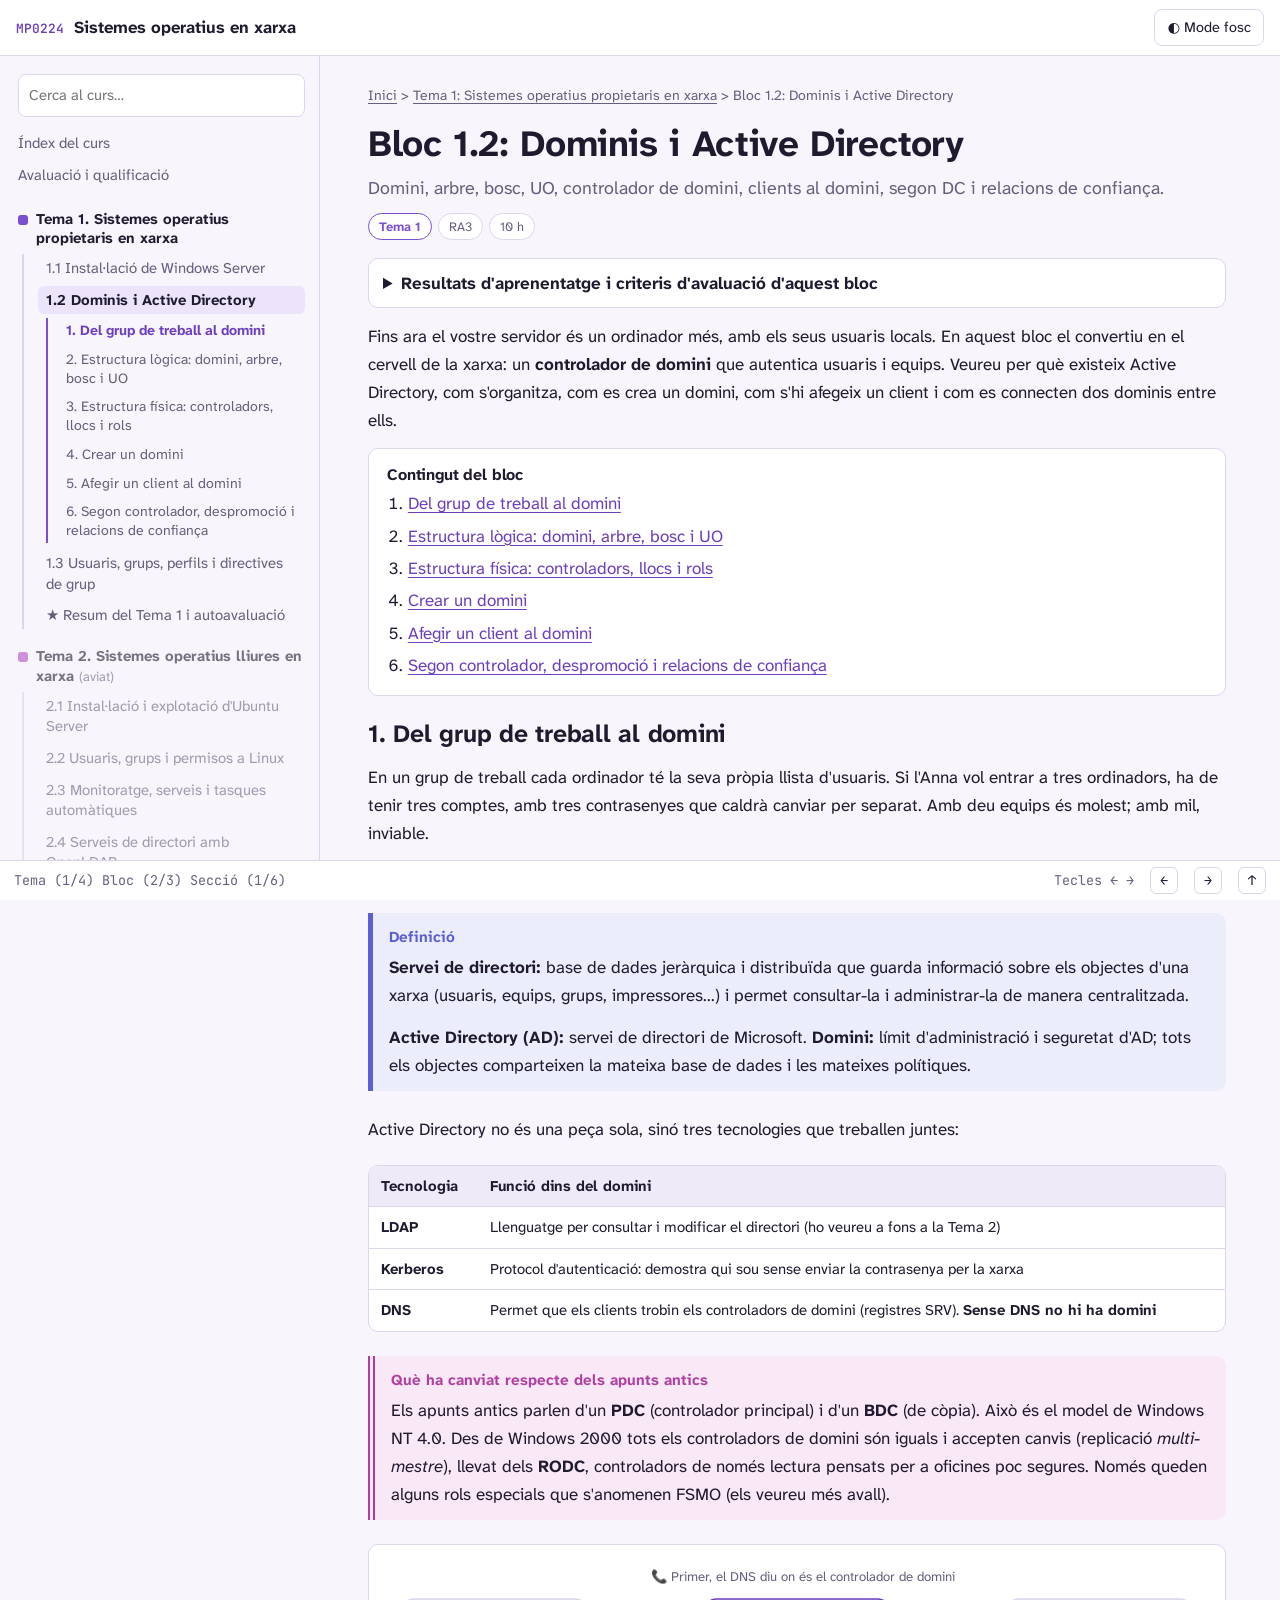
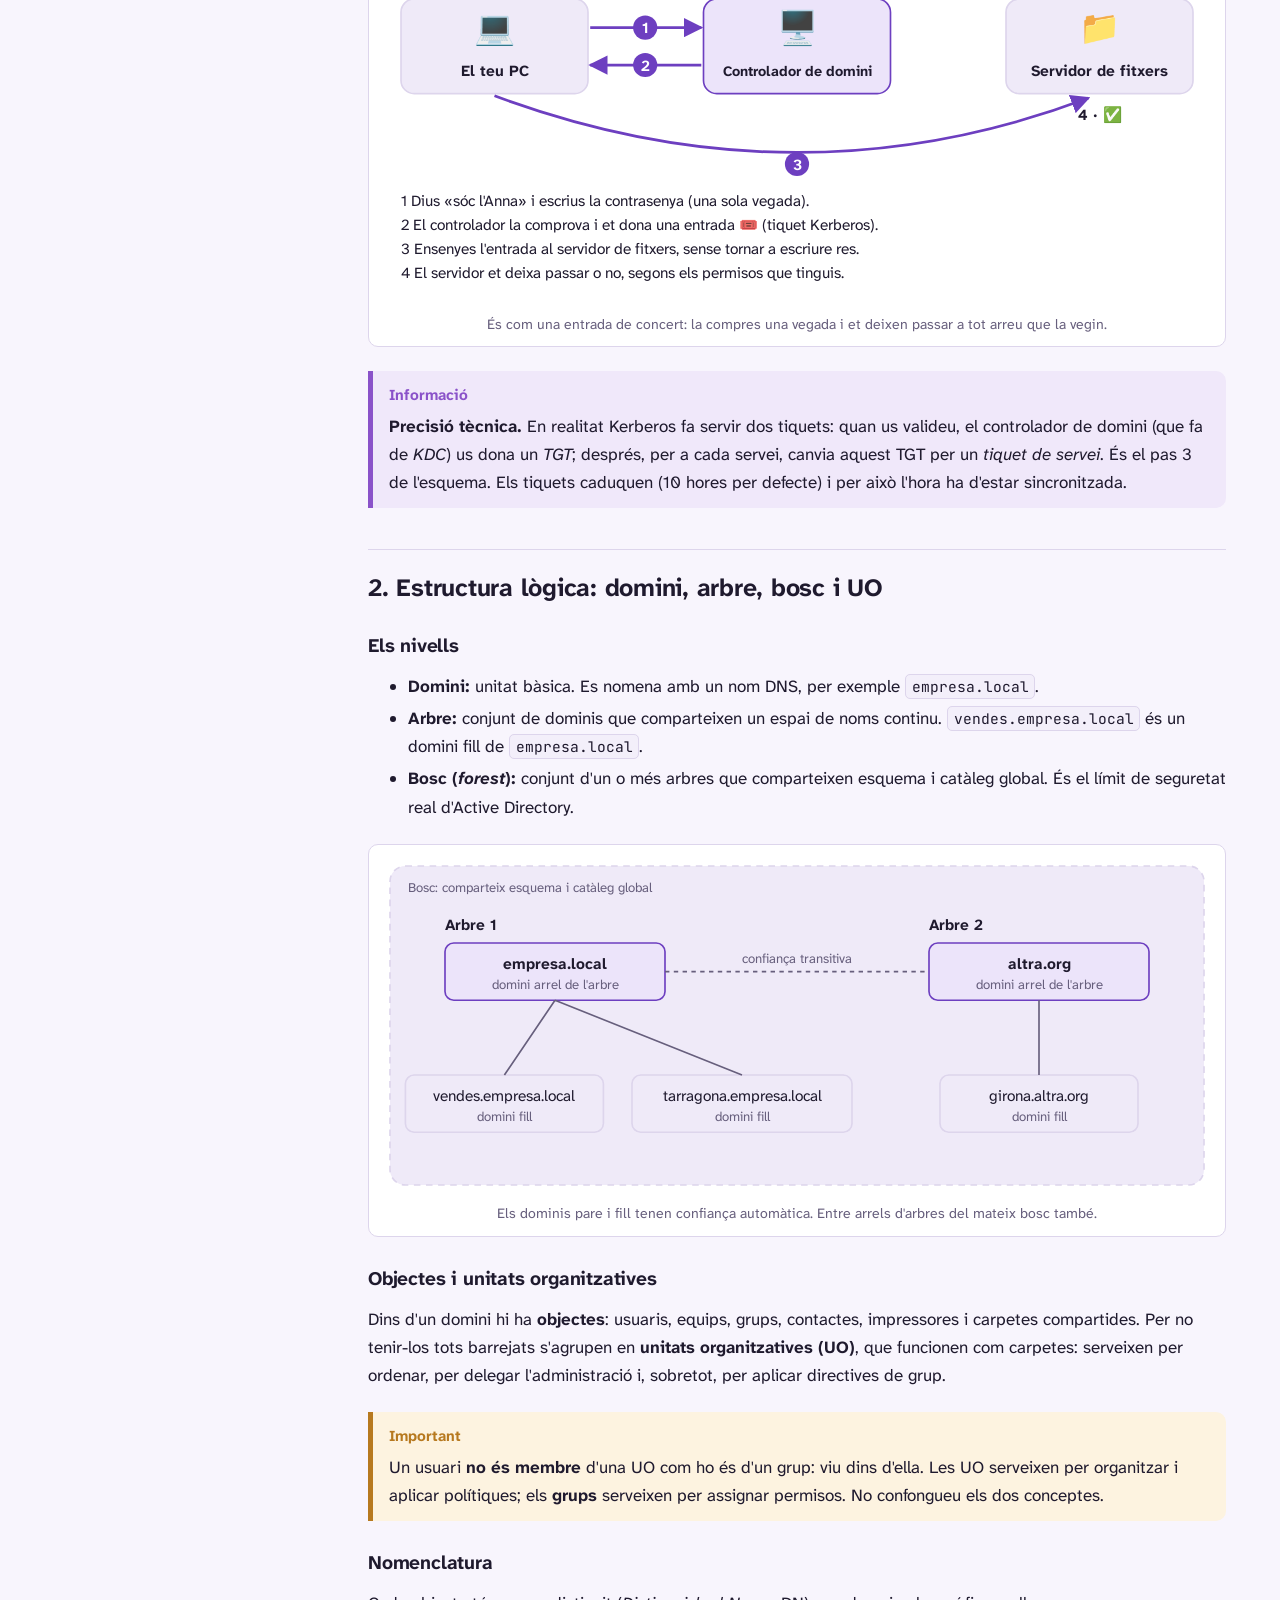
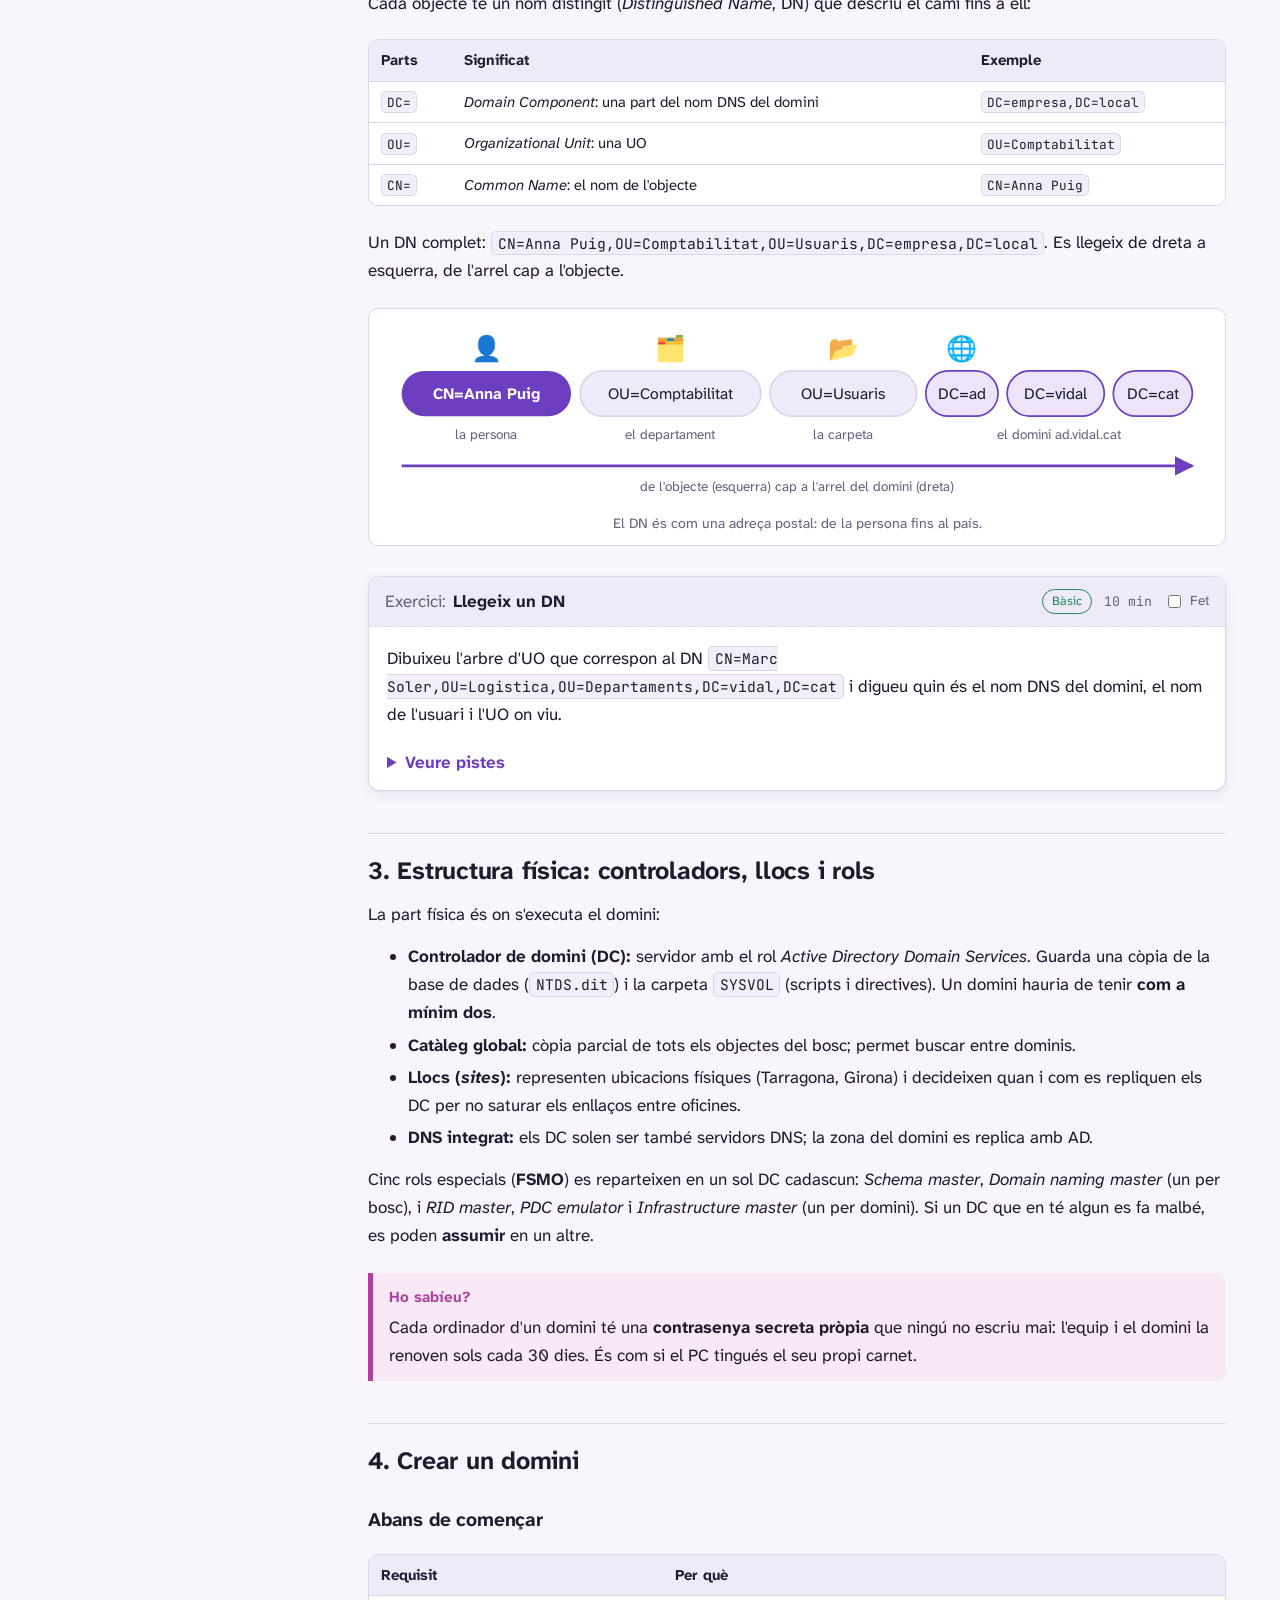
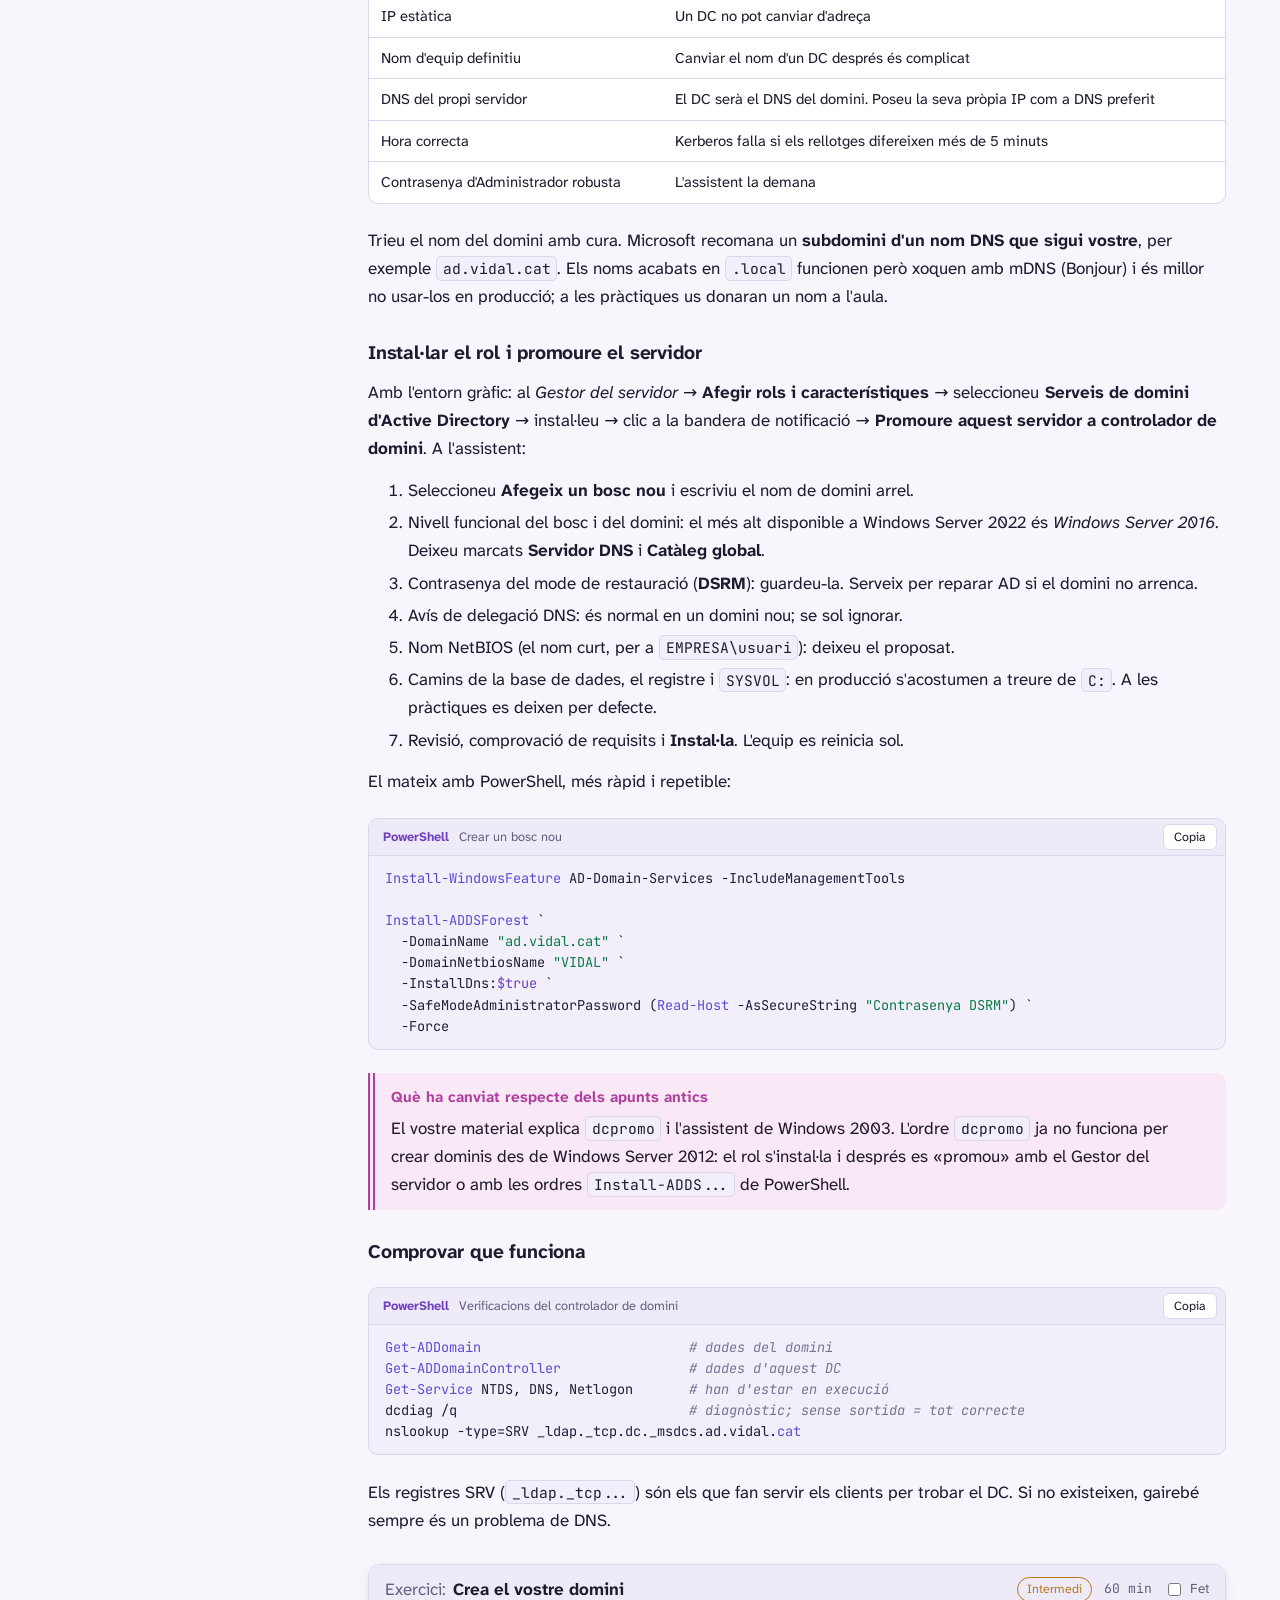
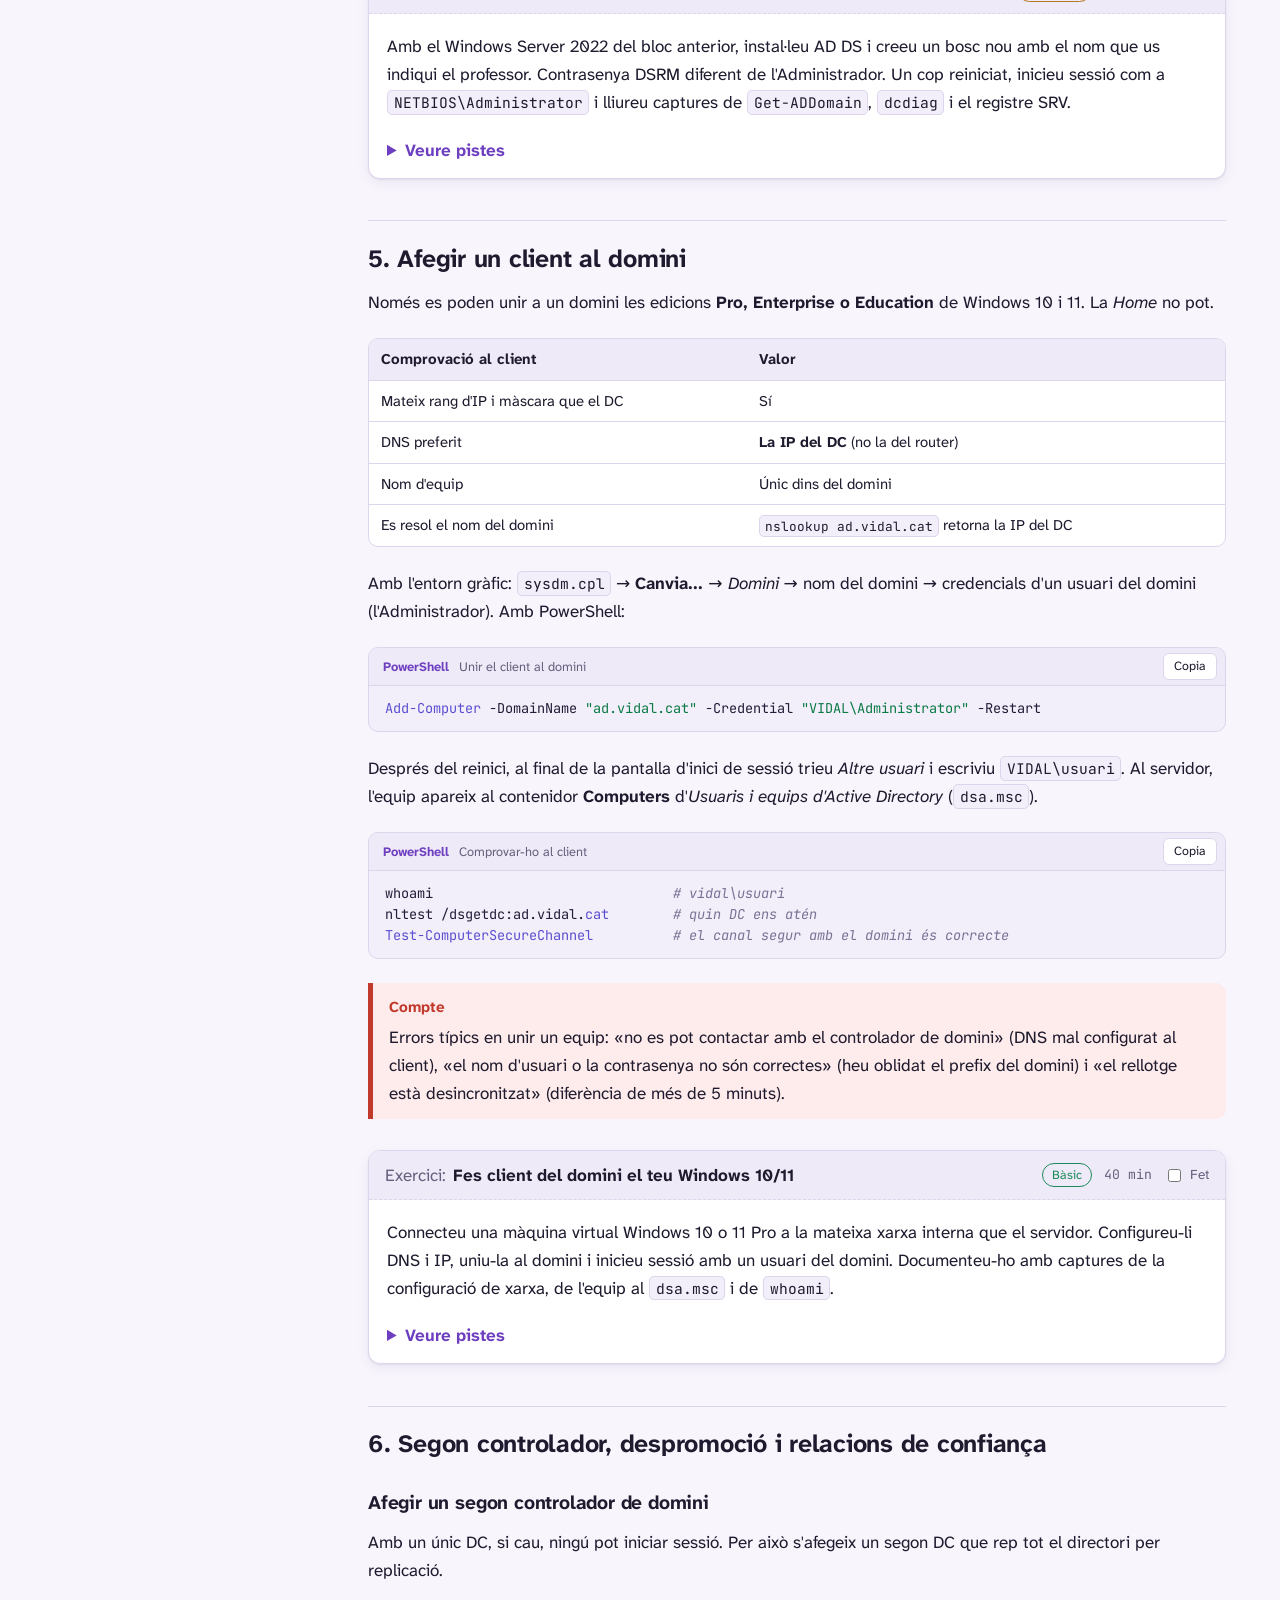
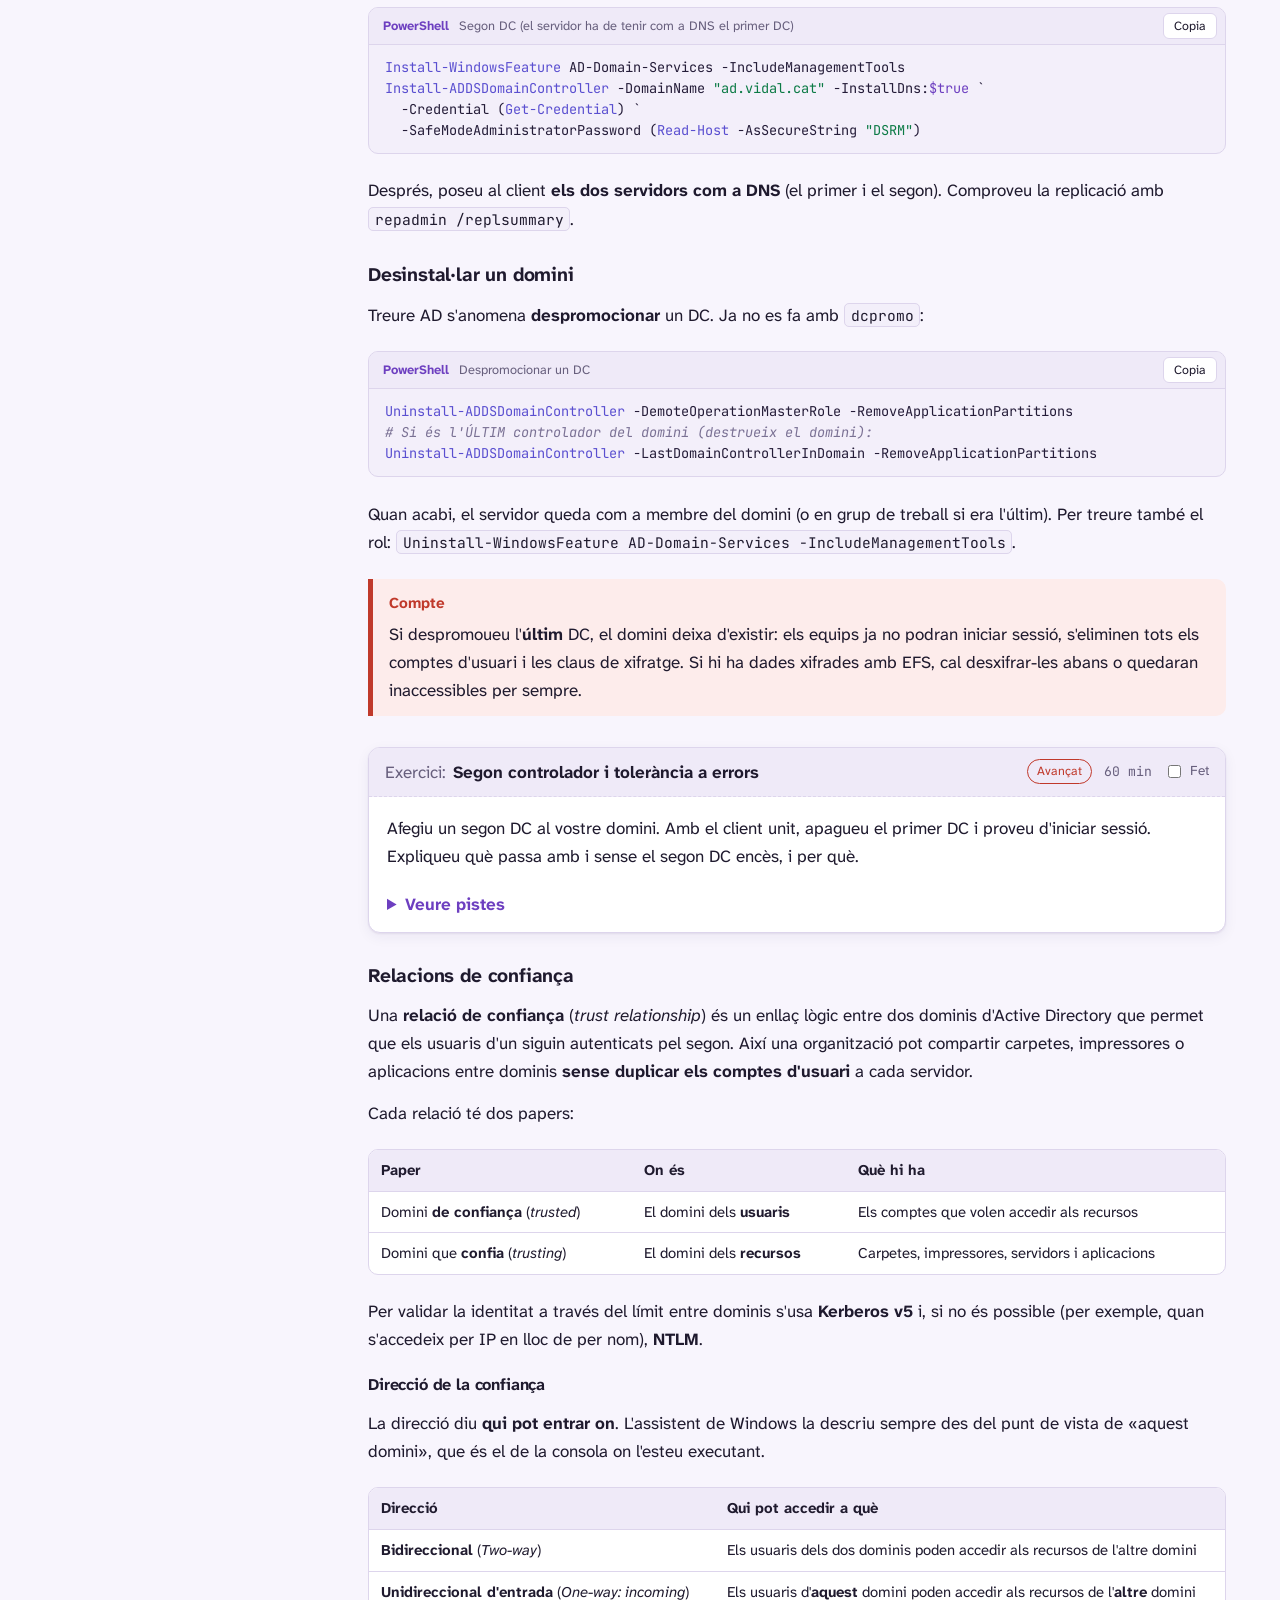
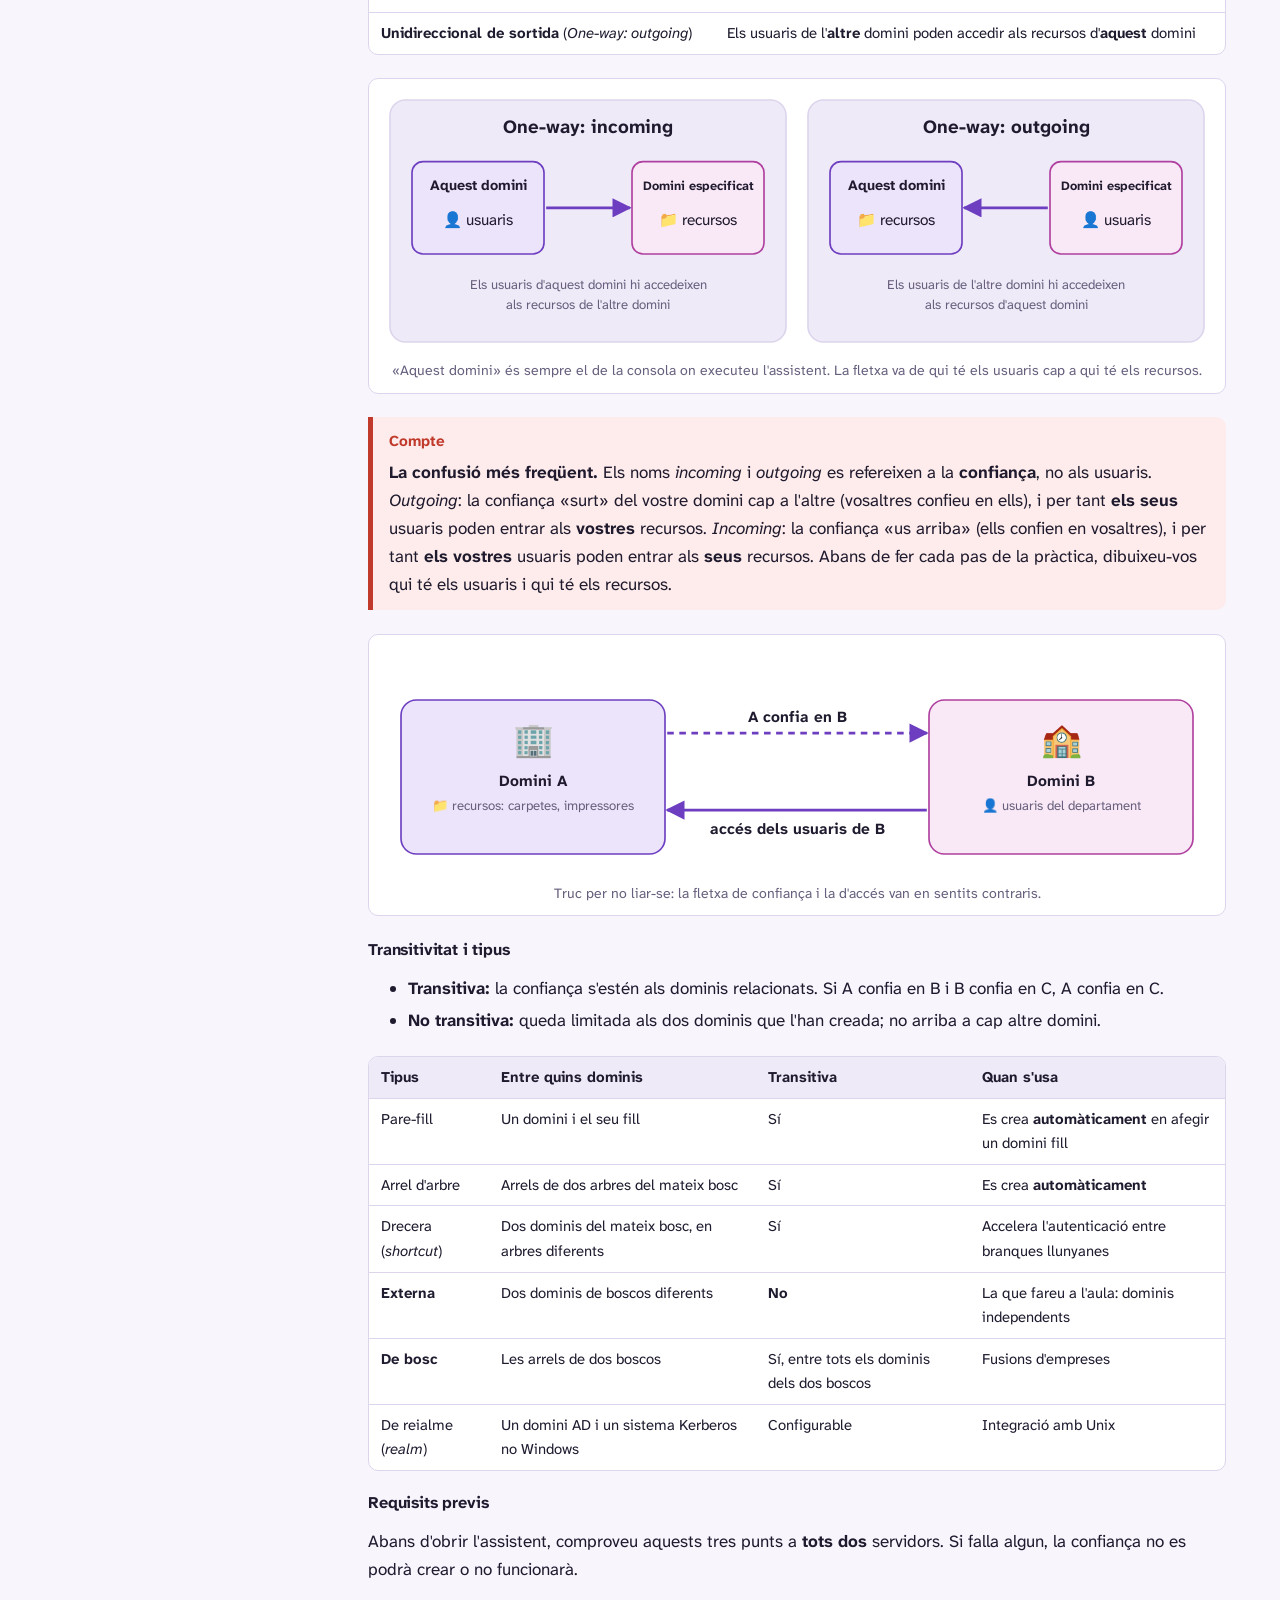
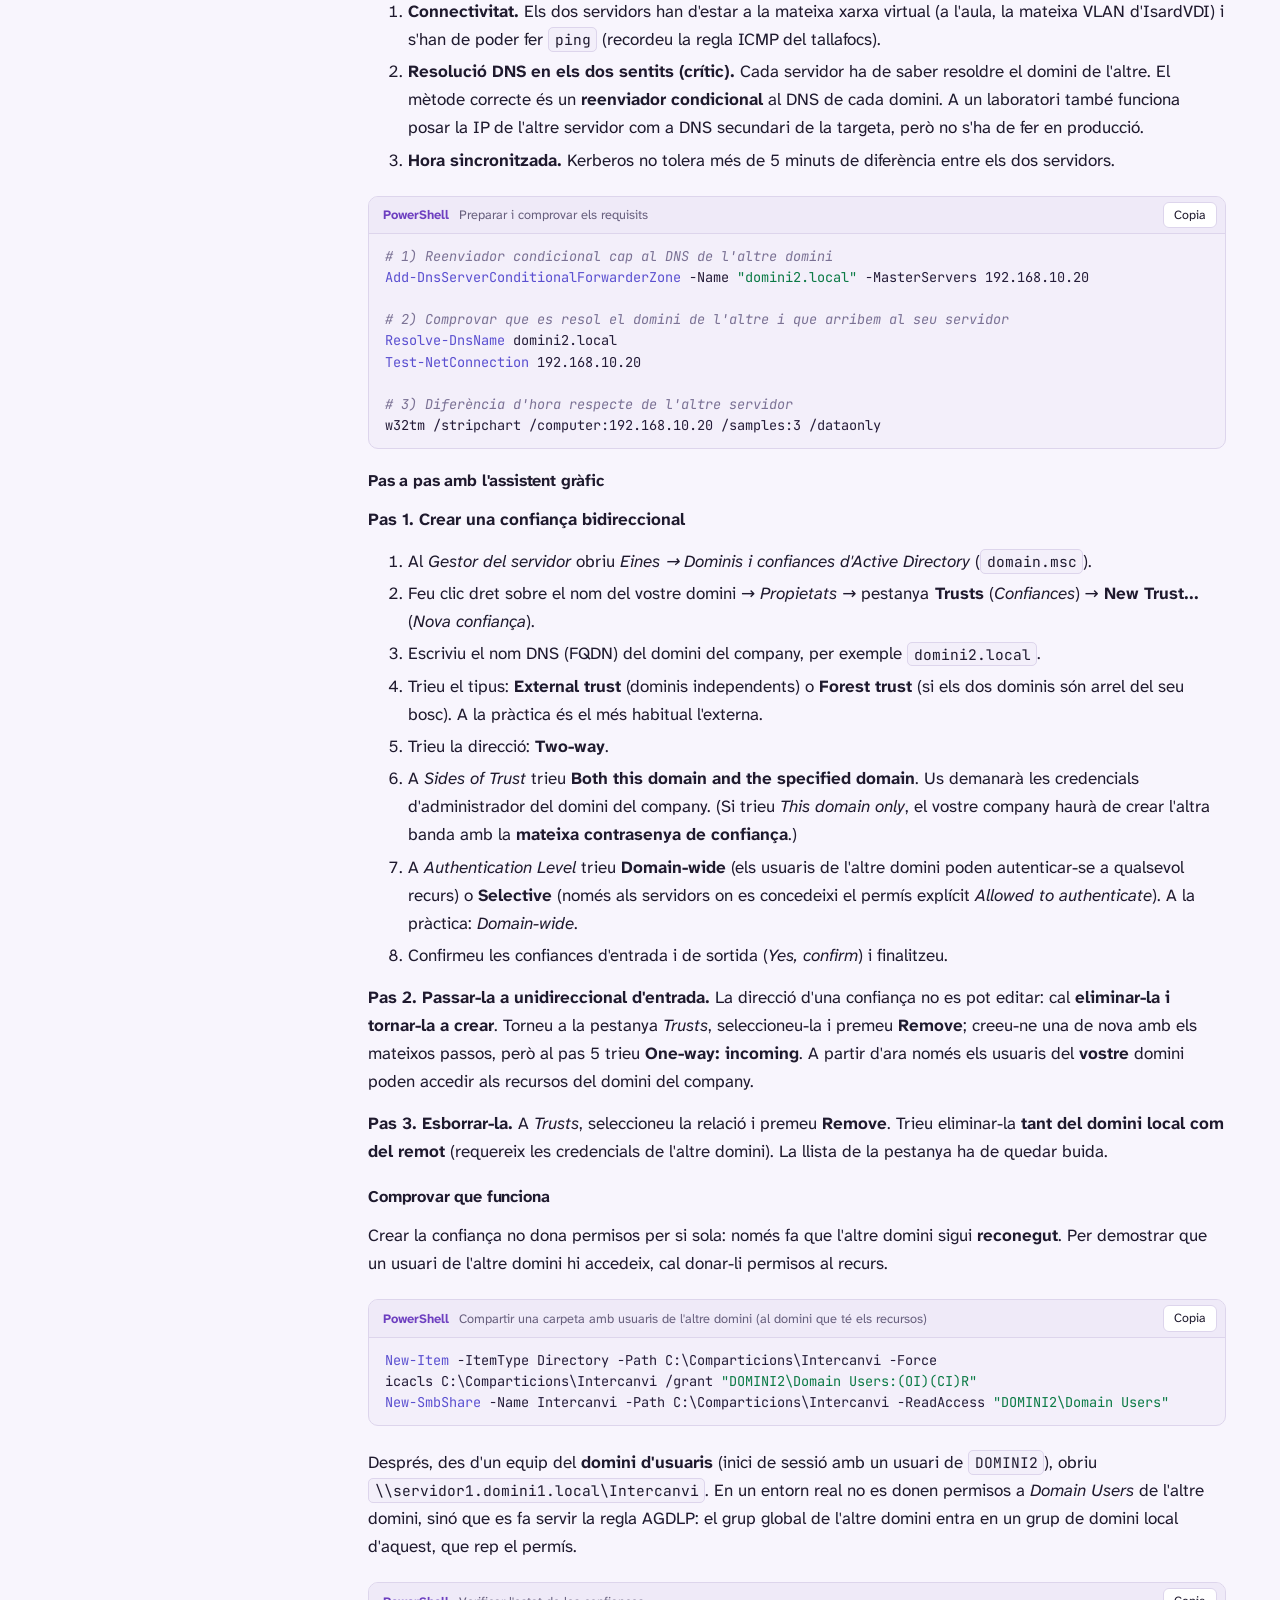
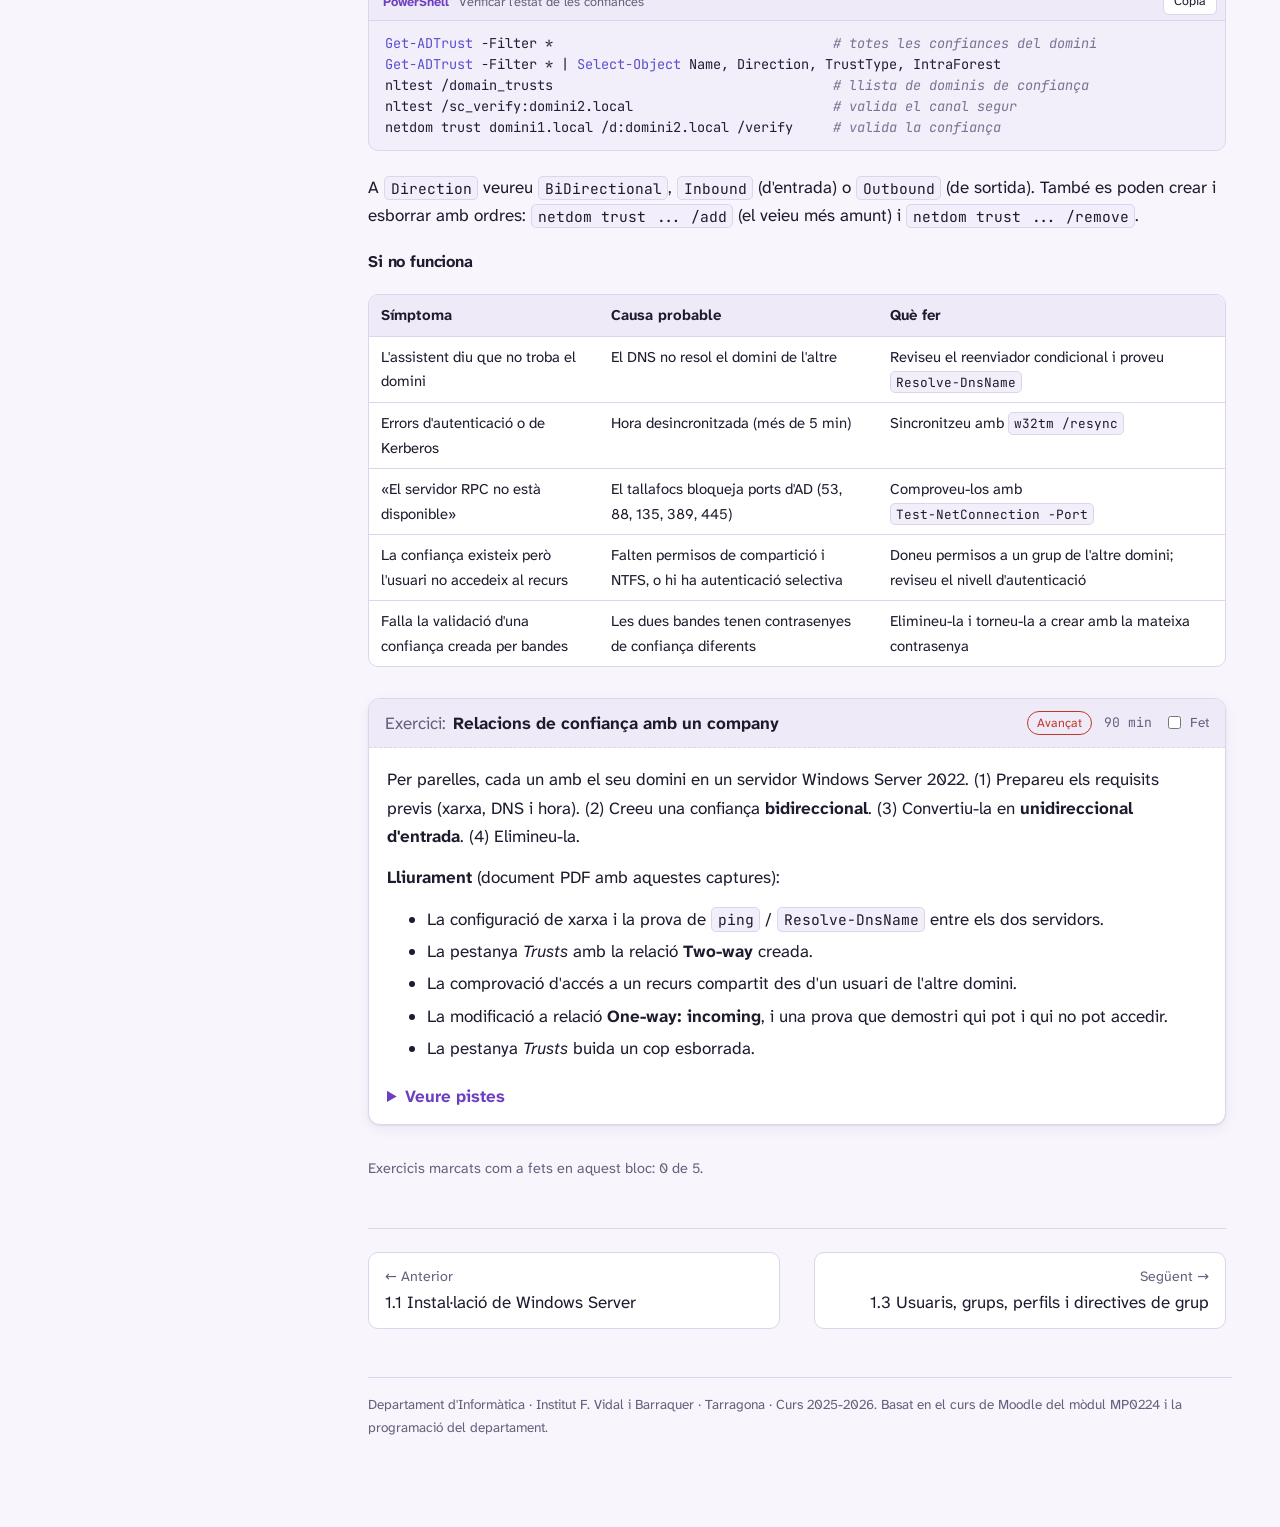
<file: tema-1/bloc-2/index.html>
<!DOCTYPE html>
<html lang="ca">
<head>
<meta charset="utf-8">
<meta name="viewport" content="width=device-width, initial-scale=1, viewport-fit=cover">
<title>Bloc 1.2: Dominis i Active Directory | Sistemes operatius en xarxa</title>
<meta name="description" content="Materials del mòdul MP0224 - Sistemes operatius en xarxa (CFGM Sistemes microinformàtics i xarxes)">
<link rel="icon" href="data:image/svg+xml,%3Csvg xmlns='http://www.w3.org/2000/svg' viewBox='0 0 100 100'%3E%3Ctext y='.9em' font-size='90'%3E%F0%9F%96%A5%3C/text%3E%3C/svg%3E">
<link rel="preconnect" href="https://fonts.googleapis.com"><link rel="preconnect" href="https://fonts.gstatic.com" crossorigin><link href="https://fonts.googleapis.com/css2?family=Atkinson+Hyperlegible+Next:ital,wght@0,400;0,700;1,400&family=JetBrains+Mono:wght@400;600&display=swap" rel="stylesheet">
<link rel="stylesheet" href="../../assets/style.css">

</head>
<body data-mode="multi" data-root="../../">
<a class="skip" href="#main-content">Salta al contingut principal</a>
<header class="site-header">
  <button id="navToggle" class="btn" aria-expanded="false" aria-controls="sidebar">☰ <span class="lbl">Navegació</span></button>
  <a class="brand" href="../../"><span class="code">MP0224</span><span class="name">Sistemes operatius en xarxa</span></a>
  <div class="header-actions"><button id="themeToggle" class="btn" aria-pressed="false">◐ <span class="lbl">Mode fosc</span></button></div>
</header>
<div class="layout">
<aside class="sidebar" id="sidebar" aria-label="Navegació del curs">
<div class="search-wrap"><input id="search" class="search" type="search" placeholder="Cerca al curs…" aria-label="Cerca al curs" autocomplete="off"><ul id="searchResults" class="search-results"></ul></div>
<div class="nav-extra" style="border:0;margin-top:10px;padding-top:0"><a data-page="index" href="../../">Índex del curs</a><a data-page="avaluacio" href="../../avaluacio/">Avaluació i qualificació</a></div>
<div class="nav-unit" style="--u:#7a4fd1"><a data-page="tema-1" href="../../tema-1/"><span class="dot"></span><span>Tema 1. Sistemes operatius propietaris en xarxa</span></a><ul>
<li class=""><a data-page="tema-1/bloc-1" href="../../tema-1/bloc-1/">1.1 Instal·lació de Windows Server</a><ul class="nav-toc">
<li><a data-sec="seccio-1" href="../../tema-1/bloc-1/#seccio-1">1. Sistemes operatius en xarxa</a></li>
<li><a data-sec="seccio-2" href="../../tema-1/bloc-1/#seccio-2">2. Windows Server: versions i edicions</a></li>
<li><a data-sec="seccio-3" href="../../tema-1/bloc-1/#seccio-3">3. Particions, sistemes d&#x27;arxius i arrencada</a></li>
<li><a data-sec="seccio-4" href="../../tema-1/bloc-1/#seccio-4">4. Preparar la instal·lació</a></li>
<li><a data-sec="seccio-5" href="../../tema-1/bloc-1/#seccio-5">5. Instal·lació pas a pas amb VirtualBox</a></li>
<li><a data-sec="seccio-6" href="../../tema-1/bloc-1/#seccio-6">6. Configuració inicial, connectivitat i documentació</a></li>
</ul></li>
<li class="is-current"><a data-page="tema-1/bloc-2" href="../../tema-1/bloc-2/" aria-current="page">1.2 Dominis i Active Directory</a><ul class="nav-toc">
<li><a data-sec="seccio-1" href="../../tema-1/bloc-2/#seccio-1">1. Del grup de treball al domini</a></li>
<li><a data-sec="seccio-2" href="../../tema-1/bloc-2/#seccio-2">2. Estructura lògica: domini, arbre, bosc i UO</a></li>
<li><a data-sec="seccio-3" href="../../tema-1/bloc-2/#seccio-3">3. Estructura física: controladors, llocs i rols</a></li>
<li><a data-sec="seccio-4" href="../../tema-1/bloc-2/#seccio-4">4. Crear un domini</a></li>
<li><a data-sec="seccio-5" href="../../tema-1/bloc-2/#seccio-5">5. Afegir un client al domini</a></li>
<li><a data-sec="seccio-6" href="../../tema-1/bloc-2/#seccio-6">6. Segon controlador, despromoció i relacions de confiança</a></li>
</ul></li>
<li class=""><a data-page="tema-1/bloc-3" href="../../tema-1/bloc-3/">1.3 Usuaris, grups, perfils i directives de grup</a><ul class="nav-toc">
<li><a data-sec="seccio-1" href="../../tema-1/bloc-3/#seccio-1">1. Comptes i identitats predeterminades</a></li>
<li><a data-sec="seccio-2" href="../../tema-1/bloc-3/#seccio-2">2. Unitats organitzatives, usuaris i plantilles</a></li>
<li><a data-sec="seccio-3" href="../../tema-1/bloc-3/#seccio-3">3. Grups</a></li>
<li><a data-sec="seccio-4" href="../../tema-1/bloc-3/#seccio-4">4. Perfils d&#x27;usuari</a></li>
<li><a data-sec="seccio-5" href="../../tema-1/bloc-3/#seccio-5">5. Directives de grup (GPO)</a></li>
</ul></li>
<li class=""><a data-page="tema-1/resum" href="../../tema-1/resum/">★ Resum del Tema 1 i autoavaluació</a><ul class="nav-toc">
<li><a data-sec="seccio-1" href="../../tema-1/resum/#seccio-1">1. Resum visual del tema</a></li>
<li><a data-sec="seccio-2" href="../../tema-1/resum/#seccio-2">2. Què heu treballat a cada bloc</a></li>
<li><a data-sec="seccio-3" href="../../tema-1/resum/#seccio-3">3. Comproveu que sabeu...</a></li>
<li><a data-sec="seccio-4" href="../../tema-1/resum/#seccio-4">4. Autoavaluació</a></li>
</ul></li>
</ul></div>
<div class="nav-unit soon" style="--u:#b04fc0"><span class="uname"><span class="dot"></span><span>Tema 2. Sistemes operatius lliures en xarxa <em>(aviat)</em></span></span><ul><li><span class="soon-item">2.1 Instal·lació i explotació d&#x27;Ubuntu Server</span></li><li><span class="soon-item">2.2 Usuaris, grups i permisos a Linux</span></li><li><span class="soon-item">2.3 Monitoratge, serveis i tasques automàtiques</span></li><li><span class="soon-item">2.4 Serveis de directori amb OpenLDAP</span></li><li><span class="soon-item">2.5 Autenticació d&#x27;usuaris: NSS, PAM i SSSD</span></li></ul></div>
<div class="nav-unit soon" style="--u:#5a5fd4"><span class="uname"><span class="dot"></span><span>Tema 3. Compartició de recursos i seguretat <em>(aviat)</em></span></span><ul><li><span class="soon-item">3.1 Carpetes compartides i permisos a Windows Server</span></li><li><span class="soon-item">3.2 Impressores, còpies i auditoria a Windows Server</span></li><li><span class="soon-item">3.3 Compartir recursos a Linux: NFS, CUPS i còpies</span></li></ul></div>
<div class="nav-unit soon" style="--u:#c0489f"><span class="uname"><span class="dot"></span><span>Tema 4. Integració de sistemes operatius lliures i propietaris <em>(aviat)</em></span></span><ul><li><span class="soon-item">4.1 Xarxes mixtes: Linux i Windows en un domini</span></li><li><span class="soon-item">4.2 Samba: fitxers i impressores entre Linux i Windows</span></li><li><span class="soon-item">4.3 Zentyal: un servidor de xarxa integrat</span></li></ul></div>
<div class="nav-extra"><span style="font-size:.82rem;color:var(--muted)">Departament d'Informàtica<br>Institut F. Vidal i Barraquer · Tarragona<br>Curs 2025-2026 · v1.0</span></div>
</aside>
<main id="main-content">
<div class="page" data-page="tema-1/bloc-2" data-title="Bloc 1.2: Dominis i Active Directory | Sistemes operatius en xarxa" data-unit="1" data-bloc="2" data-nunits="4" data-nblocs="3"><div class="content"><nav class="crumbs" aria-label="Ruta"><a data-page="index" href="../../">Inici</a> &gt; <a data-page="tema-1" href="../../tema-1/">Tema 1: Sistemes operatius propietaris en xarxa</a> &gt; Bloc 1.2: Dominis i Active Directory</nav><header class="block-head" style="--u:#7a4fd1"><h1>Bloc 1.2: Dominis i Active Directory</h1><p class="lead">Domini, arbre, bosc, UO, controlador de domini, clients al domini, segon DC i relacions de confiança.</p><div class="chips"><span class="chip unit">Tema 1</span><span class="chip">RA3</span><span class="chip">10 h</span></div></header><details class="ra-panel"><summary>Resultats d'aprenentatge i criteris d'avaluació d'aquest bloc</summary><div class="inner"><h4>RA3. Realitza tasques de gestió sobre dominis identificant necessitats i aplicant eines d&#x27;administració de dominis.</h4><ul><li><span class="num">3.1</span>Identifica la funció del servei de directori, els seus elements i nomenclatura.</li><li><span class="num">3.2</span>Reconeix el concepte de domini i les seves funcions.</li><li><span class="num">3.3</span>Estableix relacions de confiança entre dominis.</li><li><span class="num">3.4</span>Realitza la instal·lació del servei de directori.</li><li><span class="num">3.5</span>Realitza la configuració bàsica del servei de directori.</li><li><span class="num">3.6</span>Utilitza agrupacions d&#x27;elements per a la creació de models administratius.</li><li><span class="num">3.7</span>Analitza l&#x27;estructura del servei de directori.</li><li><span class="num">3.8</span>Utilitza eines d&#x27;administració de dominis.</li></ul></div></details><div class="intro"><p>Fins ara el vostre servidor és un ordinador més, amb els seus usuaris locals. En aquest bloc el convertiu en el cervell de la xarxa: un <strong>controlador de domini</strong> que autentica usuaris i equips. Veureu per què existeix Active Directory, com s'organitza, com es crea un domini, com s'hi afegeix un client i com es connecten dos dominis entre ells.</p></div><nav class="toc-inline" aria-label="Contingut del bloc"><h2>Contingut del bloc</h2><ol><li><a href="../../tema-1/bloc-2/#seccio-1">Del grup de treball al domini</a></li><li><a href="../../tema-1/bloc-2/#seccio-2">Estructura lògica: domini, arbre, bosc i UO</a></li><li><a href="../../tema-1/bloc-2/#seccio-3">Estructura física: controladors, llocs i rols</a></li><li><a href="../../tema-1/bloc-2/#seccio-4">Crear un domini</a></li><li><a href="../../tema-1/bloc-2/#seccio-5">Afegir un client al domini</a></li><li><a href="../../tema-1/bloc-2/#seccio-6">Segon controlador, despromoció i relacions de confiança</a></li></ol></nav><section class="sec" id="seccio-1"><h2>1. Del grup de treball al domini</h2><p>En un grup de treball cada ordinador té la seva pròpia llista d'usuaris. Si l'Anna vol entrar a tres ordinadors, ha de tenir tres comptes, amb tres contrasenyes que caldrà canviar per separat. Amb deu equips és molest; amb mil, inviable.</p>
<p>Un <strong>domini</strong> resol això: hi ha un únic lloc on viuen tots els comptes i tots els equips confien en ell.</p>
<div class="callout definicio"><p class="ctitle">Definició</p><p><strong>Servei de directori:</strong> base de dades jeràrquica i distribuïda que guarda informació sobre els objectes d'una xarxa (usuaris, equips, grups, impressores...) i permet consultar-la i administrar-la de manera centralitzada.</p>
<p><strong>Active Directory (AD):</strong> servei de directori de Microsoft. <strong>Domini:</strong> límit d'administració i seguretat d'AD; tots els objectes comparteixen la mateixa base de dades i les mateixes polítiques.</p></div>
<p>Active Directory no és una peça sola, sinó tres tecnologies que treballen juntes:</p>
<div class="table-wrap"><table>
<thead>
<tr>
<th>Tecnologia</th>
<th>Funció dins del domini</th>
</tr>
</thead>
<tbody>
<tr>
<td><strong>LDAP</strong></td>
<td>Llenguatge per consultar i modificar el directori (ho veureu a fons a la Tema 2)</td>
</tr>
<tr>
<td><strong>Kerberos</strong></td>
<td>Protocol d'autenticació: demostra qui sou sense enviar la contrasenya per la xarxa</td>
</tr>
<tr>
<td><strong>DNS</strong></td>
<td>Permet que els clients trobin els controladors de domini (registres SRV). <strong>Sense DNS no hi ha domini</strong></td>
</tr>
</tbody>
</table></div>
<div class="callout canvi"><p class="ctitle">Què ha canviat respecte dels apunts antics</p><p>Els apunts antics parlen d'un <strong>PDC</strong> (controlador principal) i d'un <strong>BDC</strong> (de còpia). Això és el model de Windows NT 4.0. Des de Windows 2000 tots els controladors de domini són iguals i accepten canvis (replicació <em>multi-mestre</em>), llevat dels <strong>RODC</strong>, controladors de només lectura pensats per a oficines poc segures. Només queden alguns rols especials que s'anomenen FSMO (els veureu més avall).</p></div>
<figure class="diagram"><svg viewBox="0 0 760 320" role="img" aria-label="Autenticació Kerberos: el PC es valida al controlador de domini i rep una entrada per accedir a un servidor"><defs><marker id="m4" viewBox="0 0 10 10" refX="9" refY="5" markerWidth="7" markerHeight="7" orient="auto"><path class="ar2" d="M0 0L10 5L0 10z"/></marker></defs>
<text class="sm" x="385" y="24" text-anchor="middle">📞 Primer, el DNS diu on és el controlador de domini</text>
<rect class="box" x="20" y="40" width="170" height="86" rx="12"/><text class="ic" x="105" y="76" text-anchor="middle">💻</text><text class="b" x="105" y="110" text-anchor="middle">El teu PC</text>
<rect class="hi" x="295" y="40" width="170" height="86" rx="12"/><text class="ic" x="380" y="76" text-anchor="middle">🖥️</text><text class="b" x="380" y="110" text-anchor="middle" style="font-size:13px">Controlador de domini</text>
<rect class="box" x="570" y="40" width="170" height="86" rx="12"/><text class="ic" x="655" y="76" text-anchor="middle">📁</text><text class="b" x="655" y="110" text-anchor="middle">Servidor de fitxers</text>
<path class="ln2" d="M192 66 L293 66" marker-end="url(#m4)"/><path class="ln2" d="M293 100 L192 100" marker-end="url(#m4)"/><path class="ln2" d="M105 128 Q380 230 645 130" marker-end="url(#m4)"/>
<circle class="ac" cx="242" cy="66" r="11"/><text class="on" x="242" y="71" text-anchor="middle">1</text>
<circle class="ac" cx="242" cy="100" r="11"/><text class="on" x="242" y="105" text-anchor="middle">2</text>
<circle class="ac" cx="380" cy="190" r="11"/><text class="on" x="380" y="195" text-anchor="middle">3</text>
<text class="b" x="655" y="150" text-anchor="middle">4 · ✅</text>
<text x="20" y="228">1  Dius «sóc l'Anna» i escrius la contrasenya (una sola vegada).</text>
<text x="20" y="250">2  El controlador la comprova i et dona una entrada 🎟️ (tiquet Kerberos).</text>
<text x="20" y="272">3  Ensenyes l'entrada al servidor de fitxers, sense tornar a escriure res.</text>
<text x="20" y="294">4  El servidor et deixa passar o no, segons els permisos que tinguis.</text>

</svg><figcaption>És com una entrada de concert: la compres una vegada i et deixen passar a tot arreu que la vegin.</figcaption></figure>
<div class="callout informacio"><p class="ctitle">Informació</p><p><strong>Precisió tècnica.</strong> En realitat Kerberos fa servir dos tiquets: quan us valideu, el controlador de domini (que fa de <em>KDC</em>) us dona un <em>TGT</em>; després, per a cada servei, canvia aquest TGT per un <em>tiquet de servei</em>. És el pas 3 de l'esquema. Els tiquets caduquen (10 hores per defecte) i per això l'hora ha d'estar sincronitzada.</p></div>
</section><section class="sec" id="seccio-2"><h2>2. Estructura lògica: domini, arbre, bosc i UO</h2><h3>Els nivells</h3>
<ul>
<li><strong>Domini:</strong> unitat bàsica. Es nomena amb un nom DNS, per exemple <code>empresa.local</code>.</li>
<li><strong>Arbre:</strong> conjunt de dominis que comparteixen un espai de noms continu. <code>vendes.empresa.local</code> és un domini fill de <code>empresa.local</code>.</li>
<li><strong>Bosc (<em>forest</em>):</strong> conjunt d'un o més arbres que comparteixen esquema i catàleg global. És el límit de seguretat real d'Active Directory.</li>
</ul>
<figure class="diagram"><svg viewBox="0 0 760 310" role="img" aria-label="Un bosc format per dos arbres de dominis">
<rect class="box" x="10" y="10" width="740" height="290" rx="14" stroke-dasharray="6 5"/>
<text class="sm" x="26" y="34">Bosc: comparteix esquema i catàleg global</text>
<text class="b" x="60" y="68">Arbre 1</text>
<text class="b" x="500" y="68">Arbre 2</text>
<rect class="hi" x="60" y="80" width="200" height="52" rx="8"/>
<text class="b" x="160" y="104" text-anchor="middle">empresa.local</text>
<text class="sm" x="160" y="122" text-anchor="middle">domini arrel de l'arbre</text>
<rect class="box" x="24" y="200" width="180" height="52" rx="8"/>
<text x="114" y="224" text-anchor="middle">vendes.empresa.local</text>
<text class="sm" x="114" y="242" text-anchor="middle">domini fill</text>
<rect class="box" x="230" y="200" width="200" height="52" rx="8"/>
<text x="330" y="224" text-anchor="middle">tarragona.empresa.local</text>
<text class="sm" x="330" y="242" text-anchor="middle">domini fill</text>
<path class="ln" d="M160 132 L114 200 M160 132 L330 200"/>
<rect class="hi" x="500" y="80" width="200" height="52" rx="8"/>
<text class="b" x="600" y="104" text-anchor="middle">altra.org</text>
<text class="sm" x="600" y="122" text-anchor="middle">domini arrel de l'arbre</text>
<rect class="box" x="510" y="200" width="180" height="52" rx="8"/>
<text x="600" y="224" text-anchor="middle">girona.altra.org</text>
<text class="sm" x="600" y="242" text-anchor="middle">domini fill</text>
<path class="ln" d="M600 132 L600 200"/>
<path class="ln" d="M260 106 L500 106" stroke-dasharray="4 4"/>
<text class="sm" x="380" y="98" text-anchor="middle">confiança transitiva</text>
</svg><figcaption>Els dominis pare i fill tenen confiança automàtica. Entre arrels d'arbres del mateix bosc també.</figcaption></figure>

<h3>Objectes i unitats organitzatives</h3>
<p>Dins d'un domini hi ha <strong>objectes</strong>: usuaris, equips, grups, contactes, impressores i carpetes compartides. Per no tenir-los tots barrejats s'agrupen en <strong>unitats organitzatives (UO)</strong>, que funcionen com carpetes: serveixen per ordenar, per delegar l'administració i, sobretot, per aplicar directives de grup.</p>
<div class="callout important"><p class="ctitle">Important</p><p>Un usuari <strong>no és membre</strong> d'una UO com ho és d'un grup: viu dins d'ella. Les UO serveixen per organitzar i aplicar polítiques; els <strong>grups</strong> serveixen per assignar permisos. No confongueu els dos conceptes.</p></div>
<h3>Nomenclatura</h3>
<p>Cada objecte té un nom distingit (<em>Distinguished Name</em>, DN) que descriu el camí fins a ell:</p>
<div class="table-wrap"><table>
<thead>
<tr>
<th>Parts</th>
<th>Significat</th>
<th>Exemple</th>
</tr>
</thead>
<tbody>
<tr>
<td><code>DC=</code></td>
<td><em>Domain Component</em>: una part del nom DNS del domini</td>
<td><code>DC=empresa,DC=local</code></td>
</tr>
<tr>
<td><code>OU=</code></td>
<td><em>Organizational Unit</em>: una UO</td>
<td><code>OU=Comptabilitat</code></td>
</tr>
<tr>
<td><code>CN=</code></td>
<td><em>Common Name</em>: el nom de l'objecte</td>
<td><code>CN=Anna Puig</code></td>
</tr>
</tbody>
</table></div>
<p>Un DN complet: <code>CN=Anna Puig,OU=Comptabilitat,OU=Usuaris,DC=empresa,DC=local</code>. Es llegeix de dreta a esquerra, de l'arrel cap a l'objecte.</p>
<figure class="diagram"><svg viewBox="0 0 740 165" role="img" aria-label="Anatomia d'un nom distingit d'Active Directory"><defs><marker id="m5" viewBox="0 0 10 10" refX="9" refY="5" markerWidth="7" markerHeight="7" orient="auto"><path class="ar2" d="M0 0L10 5L0 10z"/></marker></defs>
<rect class="ac" x="20" y="46" width="150" height="40" rx="20"/><text class="on" x="95.0" y="71" text-anchor="middle">CN=Anna Puig</text>
<text class="ic2" x="95.0" y="34" text-anchor="middle">👤</text>
<text class="sm" x="95.0" y="106" text-anchor="middle">la persona</text>
<rect class="box" x="178" y="46" width="160" height="40" rx="20"/><text class="" x="258.0" y="71" text-anchor="middle">OU=Comptabilitat</text>
<text class="ic2" x="258.0" y="34" text-anchor="middle">🗂️</text>
<text class="sm" x="258.0" y="106" text-anchor="middle">el departament</text>
<rect class="box" x="346" y="46" width="130" height="40" rx="20"/><text class="" x="411.0" y="71" text-anchor="middle">OU=Usuaris</text>
<text class="ic2" x="411.0" y="34" text-anchor="middle">📂</text>
<text class="sm" x="411.0" y="106" text-anchor="middle">la carpeta</text>
<rect class="hi" x="484" y="46" width="64" height="40" rx="20"/><text class="" x="516.0" y="71" text-anchor="middle">DC=ad</text>
<text class="ic2" x="516.0" y="34" text-anchor="middle">🌐</text>
<rect class="hi" x="556" y="46" width="86" height="40" rx="20"/><text class="" x="599.0" y="71" text-anchor="middle">DC=vidal</text>
<rect class="hi" x="650" y="46" width="70" height="40" rx="20"/><text class="" x="685.0" y="71" text-anchor="middle">DC=cat</text>
<text class="sm" x="602" y="106" text-anchor="middle">el domini ad.vidal.cat</text>
<path class="ln2" d="M20 130 L720 130" marker-end="url(#m5)"/><text class="sm" x="370" y="152" text-anchor="middle">de l'objecte (esquerra) cap a l'arrel del domini (dreta)</text>
</svg><figcaption>El DN és com una adreça postal: de la persona fins al país.</figcaption></figure>
<div class="exercise" data-id="tema-1/bloc-2#1"><header><div class="ex-title"><span>Exercici:</span>Llegeix un DN</div><span class="lvl Bàsic">Bàsic</span><span class="time">10 min</span><label class="done"><input type="checkbox"> Fet</label></header><div class="ex-body"><p>Dibuixeu l'arbre d'UO que correspon al DN <code>CN=Marc Soler,OU=Logistica,OU=Departaments,DC=vidal,DC=cat</code> i digueu quin és el nom DNS del domini, el nom de l'usuari i l'UO on viu.</p></div><details><summary>Veure pistes</summary><ul>
<li>Els <code>DC</code> de dreta a esquerra formen el nom del domini.</li>
<li>Només l'<code>OU</code> immediata és on «viu» l'usuari.</li>
</ul></details></div>
</section><section class="sec" id="seccio-3"><h2>3. Estructura física: controladors, llocs i rols</h2><p>La part física és on s'executa el domini:</p>
<ul>
<li><strong>Controlador de domini (DC):</strong> servidor amb el rol <em>Active Directory Domain Services</em>. Guarda una còpia de la base de dades (<code>NTDS.dit</code>) i la carpeta <code>SYSVOL</code> (scripts i directives). Un domini hauria de tenir <strong>com a mínim dos</strong>.</li>
<li><strong>Catàleg global:</strong> còpia parcial de tots els objectes del bosc; permet buscar entre dominis.</li>
<li><strong>Llocs (<em>sites</em>):</strong> representen ubicacions físiques (Tarragona, Girona) i decideixen quan i com es repliquen els DC per no saturar els enllaços entre oficines.</li>
<li><strong>DNS integrat:</strong> els DC solen ser també servidors DNS; la zona del domini es replica amb AD.</li>
</ul>
<p>Cinc rols especials (<strong>FSMO</strong>) es reparteixen en un sol DC cadascun: <em>Schema master</em>, <em>Domain naming master</em> (un per bosc), i <em>RID master</em>, <em>PDC emulator</em> i <em>Infrastructure master</em> (un per domini). Si un DC que en té algun es fa malbé, es poden <strong>assumir</strong> en un altre.</p>
<div class="callout curiositat"><p class="ctitle">Ho sabíeu?</p><p>Cada ordinador d'un domini té una <strong>contrasenya secreta pròpia</strong> que ningú no escriu mai: l'equip i el domini la renoven sols cada 30 dies. És com si el PC tingués el seu propi carnet.</p></div>
</section><section class="sec" id="seccio-4"><h2>4. Crear un domini</h2><h3>Abans de començar</h3>
<div class="table-wrap"><table>
<thead>
<tr>
<th>Requisit</th>
<th>Per què</th>
</tr>
</thead>
<tbody>
<tr>
<td>IP estàtica</td>
<td>Un DC no pot canviar d'adreça</td>
</tr>
<tr>
<td>Nom d'equip definitiu</td>
<td>Canviar el nom d'un DC després és complicat</td>
</tr>
<tr>
<td>DNS del propi servidor</td>
<td>El DC serà el DNS del domini. Poseu la seva pròpia IP com a DNS preferit</td>
</tr>
<tr>
<td>Hora correcta</td>
<td>Kerberos falla si els rellotges difereixen més de 5 minuts</td>
</tr>
<tr>
<td>Contrasenya d'Administrador robusta</td>
<td>L'assistent la demana</td>
</tr>
</tbody>
</table></div>
<p>Trieu el nom del domini amb cura. Microsoft recomana un <strong>subdomini d'un nom DNS que sigui vostre</strong>, per exemple <code>ad.vidal.cat</code>. Els noms acabats en <code>.local</code> funcionen però xoquen amb mDNS (Bonjour) i és millor no usar-los en producció; a les pràctiques us donaran un nom a l'aula.</p>
<h3>Instal·lar el rol i promoure el servidor</h3>
<p>Amb l'entorn gràfic: al <em>Gestor del servidor</em> → <strong>Afegir rols i característiques</strong> → seleccioneu <strong>Serveis de domini d'Active Directory</strong> → instal·leu → clic a la bandera de notificació → <strong>Promoure aquest servidor a controlador de domini</strong>. A l'assistent:</p>
<ol>
<li>Seleccioneu <strong>Afegeix un bosc nou</strong> i escriviu el nom de domini arrel.</li>
<li>Nivell funcional del bosc i del domini: el més alt disponible a Windows Server 2022 és <em>Windows Server 2016</em>. Deixeu marcats <strong>Servidor DNS</strong> i <strong>Catàleg global</strong>.</li>
<li>Contrasenya del mode de restauració (<strong>DSRM</strong>): guardeu-la. Serveix per reparar AD si el domini no arrenca.</li>
<li>Avís de delegació DNS: és normal en un domini nou; se sol ignorar.</li>
<li>Nom NetBIOS (el nom curt, per a <code>EMPRESA\usuari</code>): deixeu el proposat.</li>
<li>Camins de la base de dades, el registre i <code>SYSVOL</code>: en producció s'acostumen a treure de <code>C:</code>. A les pràctiques es deixen per defecte.</li>
<li>Revisió, comprovació de requisits i <strong>Instal·la</strong>. L'equip es reinicia sol.</li>
</ol>
<p>El mateix amb PowerShell, més ràpid i repetible:</p>
<figure class="code"><figcaption><span class="lang">PowerShell</span><span class="title">Crear un bosc nou</span><button class="copy" type="button">Copia</button></figcaption><div class="hl"><pre><code><span class="nb">Install-WindowsFeature</span> <span class="n">AD-Domain-Services</span> <span class="n">-IncludeManagementTools</span>

<span class="nb">Install-ADDSForest</span> <span class="p">`</span>
  <span class="n">-DomainName</span> <span class="s2">&quot;ad.vidal.cat&quot;</span> <span class="p">`</span>
  <span class="n">-DomainNetbiosName</span> <span class="s2">&quot;VIDAL&quot;</span> <span class="p">`</span>
  <span class="n">-InstallDns</span><span class="p">:</span><span class="nv">$true</span> <span class="p">`</span>
  <span class="n">-SafeModeAdministratorPassword</span> <span class="p">(</span><span class="nb">Read-Host</span> <span class="n">-AsSecureString</span> <span class="s2">&quot;Contrasenya DSRM&quot;</span><span class="p">)</span> <span class="p">`</span>
  <span class="n">-Force</span>
</code></pre></div></figure>
<div class="callout canvi"><p class="ctitle">Què ha canviat respecte dels apunts antics</p><p>El vostre material explica <code>dcpromo</code> i l'assistent de Windows 2003. L'ordre <code>dcpromo</code> ja no funciona per crear dominis des de Windows Server 2012: el rol s'instal·la i després es «promou» amb el Gestor del servidor o amb les ordres <code>Install-ADDS...</code> de PowerShell.</p></div>
<h3>Comprovar que funciona</h3>
<figure class="code"><figcaption><span class="lang">PowerShell</span><span class="title">Verificacions del controlador de domini</span><button class="copy" type="button">Copia</button></figcaption><div class="hl"><pre><code><span class="nb">Get-ADDomain</span>                          <span class="c"># dades del domini</span>
<span class="nb">Get-ADDomainController</span>                <span class="c"># dades d&#39;aquest DC</span>
<span class="nb">Get-Service</span> <span class="n">NTDS</span><span class="p">,</span> <span class="n">DNS</span><span class="p">,</span> <span class="n">Netlogon</span>       <span class="c"># han d&#39;estar en execució</span>
<span class="n">dcdiag</span> <span class="p">/</span><span class="n">q</span>                             <span class="c"># diagnòstic; sense sortida = tot correcte</span>
<span class="n">nslookup</span> <span class="n">-type</span><span class="p">=</span><span class="n">SRV</span> <span class="n">_ldap</span><span class="p">.</span><span class="n">_tcp</span><span class="p">.</span><span class="n">dc</span><span class="p">.</span><span class="n">_msdcs</span><span class="p">.</span><span class="n">ad</span><span class="p">.</span><span class="n">vidal</span><span class="p">.</span><span class="nb">cat</span>
</code></pre></div></figure>
<p>Els registres SRV (<code>_ldap._tcp...</code>) són els que fan servir els clients per trobar el DC. Si no existeixen, gairebé sempre és un problema de DNS.</p>
<div class="exercise" data-id="tema-1/bloc-2#1"><header><div class="ex-title"><span>Exercici:</span>Crea el vostre domini</div><span class="lvl Intermedi">Intermedi</span><span class="time">60 min</span><label class="done"><input type="checkbox"> Fet</label></header><div class="ex-body"><p>Amb el Windows Server 2022 del bloc anterior, instal·leu AD DS i creeu un bosc nou amb el nom que us indiqui el professor. Contrasenya DSRM diferent de l'Administrador. Un cop reiniciat, inicieu sessió com a <code>NETBIOS\Administrator</code> i lliureu captures de <code>Get-ADDomain</code>, <code>dcdiag</code> i el registre SRV.</p></div><details><summary>Veure pistes</summary><ul>
<li>La IP del DNS preferit del servidor ha de ser la del propi servidor.</li>
<li>Si <code>dcdiag</code> falla, mireu primer DNS i després l'hora.</li>
<li>Feu una instantània abans de promoure el servidor.</li>
</ul></details></div>
</section><section class="sec" id="seccio-5"><h2>5. Afegir un client al domini</h2><p>Només es poden unir a un domini les edicions <strong>Pro, Enterprise o Education</strong> de Windows 10 i 11. La <em>Home</em> no pot.</p>
<div class="table-wrap"><table>
<thead>
<tr>
<th>Comprovació al client</th>
<th>Valor</th>
</tr>
</thead>
<tbody>
<tr>
<td>Mateix rang d'IP i màscara que el DC</td>
<td>Sí</td>
</tr>
<tr>
<td>DNS preferit</td>
<td><strong>La IP del DC</strong> (no la del router)</td>
</tr>
<tr>
<td>Nom d'equip</td>
<td>Únic dins del domini</td>
</tr>
<tr>
<td>Es resol el nom del domini</td>
<td><code>nslookup ad.vidal.cat</code> retorna la IP del DC</td>
</tr>
</tbody>
</table></div>
<p>Amb l'entorn gràfic: <code>sysdm.cpl</code> → <strong>Canvia...</strong> → <em>Domini</em> → nom del domini → credencials d'un usuari del domini (l'Administrador). Amb PowerShell:</p>
<figure class="code"><figcaption><span class="lang">PowerShell</span><span class="title">Unir el client al domini</span><button class="copy" type="button">Copia</button></figcaption><div class="hl"><pre><code><span class="nb">Add-Computer</span> <span class="n">-DomainName</span> <span class="s2">&quot;ad.vidal.cat&quot;</span> <span class="n">-Credential</span> <span class="s2">&quot;VIDAL\Administrator&quot;</span> <span class="n">-Restart</span>
</code></pre></div></figure>
<p>Després del reinici, al final de la pantalla d'inici de sessió trieu <em>Altre usuari</em> i escriviu <code>VIDAL\usuari</code>. Al servidor, l'equip apareix al contenidor <strong>Computers</strong> d'<em>Usuaris i equips d'Active Directory</em> (<code>dsa.msc</code>).</p>
<figure class="code"><figcaption><span class="lang">PowerShell</span><span class="title">Comprovar-ho al client</span><button class="copy" type="button">Copia</button></figcaption><div class="hl"><pre><code><span class="n">whoami</span>                              <span class="c"># vidal\usuari</span>
<span class="n">nltest</span> <span class="p">/</span><span class="n">dsgetdc</span><span class="p">:</span><span class="n">ad</span><span class="p">.</span><span class="n">vidal</span><span class="p">.</span><span class="nb">cat </span>       <span class="c"># quin DC ens atén</span>
<span class="nb">Test-ComputerSecureChannel</span>          <span class="c"># el canal segur amb el domini és correcte</span>
</code></pre></div></figure>
<div class="callout compte"><p class="ctitle">Compte</p><p>Errors típics en unir un equip: «no es pot contactar amb el controlador de domini» (DNS mal configurat al client), «el nom d'usuari o la contrasenya no són correctes» (heu oblidat el prefix del domini) i «el rellotge està desincronitzat» (diferència de més de 5 minuts).</p></div>

<div class="exercise" data-id="tema-1/bloc-2#1"><header><div class="ex-title"><span>Exercici:</span>Fes client del domini el teu Windows 10/11</div><span class="lvl Bàsic">Bàsic</span><span class="time">40 min</span><label class="done"><input type="checkbox"> Fet</label></header><div class="ex-body"><p>Connecteu una màquina virtual Windows 10 o 11 Pro a la mateixa xarxa interna que el servidor. Configureu-li DNS i IP, uniu-la al domini i inicieu sessió amb un usuari del domini. Documenteu-ho amb captures de la configuració de xarxa, de l'equip al <code>dsa.msc</code> i de <code>whoami</code>.</p></div><details><summary>Veure pistes</summary><ul>
<li>Si les màquines no es veuen, comproveu que les dues targetes estan a la mateixa xarxa interna de VirtualBox.</li>
<li>Recordeu que el tallafocs del servidor bloqueja el <code>ping</code> per defecte.</li>
</ul></details></div>
</section><section class="sec" id="seccio-6"><h2>6. Segon controlador, despromoció i relacions de confiança</h2><h3>Afegir un segon controlador de domini</h3>
<p>Amb un únic DC, si cau, ningú pot iniciar sessió. Per això s'afegeix un segon DC que rep tot el directori per replicació.</p>
<figure class="code"><figcaption><span class="lang">PowerShell</span><span class="title">Segon DC (el servidor ha de tenir com a DNS el primer DC)</span><button class="copy" type="button">Copia</button></figcaption><div class="hl"><pre><code><span class="nb">Install-WindowsFeature</span> <span class="n">AD-Domain-Services</span> <span class="n">-IncludeManagementTools</span>
<span class="nb">Install-ADDSDomainController</span> <span class="n">-DomainName</span> <span class="s2">&quot;ad.vidal.cat&quot;</span> <span class="n">-InstallDns</span><span class="p">:</span><span class="nv">$true</span> <span class="p">`</span>
  <span class="n">-Credential</span> <span class="p">(</span><span class="nb">Get-Credential</span><span class="p">)</span> <span class="p">`</span>
  <span class="n">-SafeModeAdministratorPassword</span> <span class="p">(</span><span class="nb">Read-Host</span> <span class="n">-AsSecureString</span> <span class="s2">&quot;DSRM&quot;</span><span class="p">)</span>
</code></pre></div></figure>
<p>Després, poseu al client <strong>els dos servidors com a DNS</strong> (el primer i el segon). Comproveu la replicació amb <code>repadmin /replsummary</code>.</p>
<h3>Desinstal·lar un domini</h3>
<p>Treure AD s'anomena <strong>despromocionar</strong> un DC. Ja no es fa amb <code>dcpromo</code>:</p>
<figure class="code"><figcaption><span class="lang">PowerShell</span><span class="title">Despromocionar un DC</span><button class="copy" type="button">Copia</button></figcaption><div class="hl"><pre><code><span class="nb">Uninstall-ADDSDomainController</span> <span class="n">-DemoteOperationMasterRole</span> <span class="n">-RemoveApplicationPartitions</span>
<span class="c"># Si és l&#39;ÚLTIM controlador del domini (destrueix el domini):</span>
<span class="nb">Uninstall-ADDSDomainController</span> <span class="n">-LastDomainControllerInDomain</span> <span class="n">-RemoveApplicationPartitions</span>
</code></pre></div></figure>
<p>Quan acabi, el servidor queda com a membre del domini (o en grup de treball si era l'últim). Per treure també el rol: <code>Uninstall-WindowsFeature AD-Domain-Services -IncludeManagementTools</code>.</p>
<div class="callout compte"><p class="ctitle">Compte</p><p>Si despromoueu l'<strong>últim</strong> DC, el domini deixa d'existir: els equips ja no podran iniciar sessió, s'eliminen tots els comptes d'usuari i les claus de xifratge. Si hi ha dades xifrades amb EFS, cal desxifrar-les abans o quedaran inaccessibles per sempre.</p></div>

<div class="exercise" data-id="tema-1/bloc-2#1"><header><div class="ex-title"><span>Exercici:</span>Segon controlador i tolerància a errors</div><span class="lvl Avançat">Avançat</span><span class="time">60 min</span><label class="done"><input type="checkbox"> Fet</label></header><div class="ex-body"><p>Afegiu un segon DC al vostre domini. Amb el client unit, apagueu el primer DC i proveu d'iniciar sessió. Expliqueu què passa amb i sense el segon DC encès, i per què.</p></div><details><summary>Veure pistes</summary><ul>
<li>Windows guarda una còpia de les credencials del darrer inici de sessió (credencials en memòria cau).</li>
<li>Amb el segon DC encès i el DNS ben configurat, l'inici de sessió és normal.</li>
<li>Sense cap DC, només es pot entrar amb credencials en memòria cau i no es pot accedir a recursos del domini.</li>
</ul></details></div>
<h3>Relacions de confiança</h3>
<p>Una <strong>relació de confiança</strong> (<em>trust relationship</em>) és un enllaç lògic entre dos dominis d'Active Directory que permet que els usuaris d'un siguin autenticats pel segon. Així una organització pot compartir carpetes, impressores o aplicacions entre dominis <strong>sense duplicar els comptes d'usuari</strong> a cada servidor.</p>
<p>Cada relació té dos papers:</p>
<div class="table-wrap"><table>
<thead>
<tr>
<th>Paper</th>
<th>On és</th>
<th>Què hi ha</th>
</tr>
</thead>
<tbody>
<tr>
<td>Domini <strong>de confiança</strong> (<em>trusted</em>)</td>
<td>El domini dels <strong>usuaris</strong></td>
<td>Els comptes que volen accedir als recursos</td>
</tr>
<tr>
<td>Domini que <strong>confia</strong> (<em>trusting</em>)</td>
<td>El domini dels <strong>recursos</strong></td>
<td>Carpetes, impressores, servidors i aplicacions</td>
</tr>
</tbody>
</table></div>
<p>Per validar la identitat a través del límit entre dominis s'usa <strong>Kerberos v5</strong> i, si no és possible (per exemple, quan s'accedeix per IP en lloc de per nom), <strong>NTLM</strong>.</p>
<h4>Direcció de la confiança</h4>
<p>La direcció diu <strong>qui pot entrar on</strong>. L'assistent de Windows la descriu sempre des del punt de vista de «aquest domini», que és el de la consola on l'esteu executant.</p>
<div class="table-wrap"><table>
<thead>
<tr>
<th>Direcció</th>
<th>Qui pot accedir a què</th>
</tr>
</thead>
<tbody>
<tr>
<td><strong>Bidireccional</strong> (<em>Two-way</em>)</td>
<td>Els usuaris dels dos dominis poden accedir als recursos de l'altre domini</td>
</tr>
<tr>
<td><strong>Unidireccional d'entrada</strong> (<em>One-way: incoming</em>)</td>
<td>Els usuaris d'<strong>aquest</strong> domini poden accedir als recursos de l'<strong>altre</strong> domini</td>
</tr>
<tr>
<td><strong>Unidireccional de sortida</strong> (<em>One-way: outgoing</em>)</td>
<td>Els usuaris de l'<strong>altre</strong> domini poden accedir als recursos d'<strong>aquest</strong> domini</td>
</tr>
</tbody>
</table></div>
<figure class="diagram"><svg viewBox="0 0 760 240" role="img" aria-label="Direcció de la confiança vista des de la consola on s'executa l'assistent: incoming i outgoing"><defs><marker id="m10" viewBox="0 0 10 10" refX="9" refY="5" markerWidth="7" markerHeight="7" orient="auto"><path class="ar2" d="M0 0L10 5L0 10z"/></marker></defs>
<rect class="box" x="10" y="10" width="360" height="220" rx="14"/><rect class="box" x="390" y="10" width="360" height="220" rx="14"/>
<text class="b big" x="190" y="40" text-anchor="middle">One-way: incoming</text><text class="b big" x="570" y="40" text-anchor="middle">One-way: outgoing</text>
<rect class="hi" x="30" y="66" width="120" height="84" rx="10"/><text class="b" x="90" y="92" text-anchor="middle" style="font-size:13px">Aquest domini</text><text x="90" y="124" text-anchor="middle">👤 usuaris</text>
<rect class="nw" x="230" y="66" width="120" height="84" rx="10"/><text class="b" x="290" y="92" text-anchor="middle" style="font-size:11.5px">Domini especificat</text><text x="290" y="124" text-anchor="middle">📁 recursos</text>
<path class="ln2" d="M152 108 L228 108" marker-end="url(#m10)"/>
<text class="sm" x="190" y="182" text-anchor="middle">Els usuaris d'aquest domini hi accedeixen</text><text class="sm" x="190" y="200" text-anchor="middle">als recursos de l'altre domini</text>
<rect class="hi" x="410" y="66" width="120" height="84" rx="10"/><text class="b" x="470" y="92" text-anchor="middle" style="font-size:13px">Aquest domini</text><text x="470" y="124" text-anchor="middle">📁 recursos</text>
<rect class="nw" x="610" y="66" width="120" height="84" rx="10"/><text class="b" x="670" y="92" text-anchor="middle" style="font-size:11.5px">Domini especificat</text><text x="670" y="124" text-anchor="middle">👤 usuaris</text>
<path class="ln2" d="M608 108 L532 108" marker-end="url(#m10)"/>
<text class="sm" x="570" y="182" text-anchor="middle">Els usuaris de l'altre domini hi accedeixen</text><text class="sm" x="570" y="200" text-anchor="middle">als recursos d'aquest domini</text>
</svg><figcaption>«Aquest domini» és sempre el de la consola on executeu l'assistent. La fletxa va de qui té els usuaris cap a qui té els recursos.</figcaption></figure>
<div class="callout compte"><p class="ctitle">Compte</p><p><strong>La confusió més freqüent.</strong> Els noms <em>incoming</em> i <em>outgoing</em> es refereixen a la <strong>confiança</strong>, no als usuaris. <em>Outgoing</em>: la confiança «surt» del vostre domini cap a l'altre (vosaltres confieu en ells), i per tant <strong>els seus</strong> usuaris poden entrar als <strong>vostres</strong> recursos. <em>Incoming</em>: la confiança «us arriba» (ells confien en vosaltres), i per tant <strong>els vostres</strong> usuaris poden entrar als <strong>seus</strong> recursos. Abans de fer cada pas de la pràctica, dibuixeu-vos qui té els usuaris i qui té els recursos.</p></div>
<figure class="diagram"><svg viewBox="0 0 760 210" role="img" aria-label="Relació de confiança unidireccional: A confia en B i els usuaris de B poden accedir als recursos d'A"><defs><marker id="m6" viewBox="0 0 10 10" refX="9" refY="5" markerWidth="7" markerHeight="7" orient="auto"><path class="ar2" d="M0 0L10 5L0 10z"/></marker></defs>
<rect class="hi" x="20" y="50" width="240" height="140" rx="14"/><text class="ic" x="140" y="96" text-anchor="middle">🏢</text><text class="b" x="140" y="128" text-anchor="middle">Domini A</text><text class="sm" x="140" y="150" text-anchor="middle">📁 recursos: carpetes, impressores</text>
<rect class="nw" x="500" y="50" width="240" height="140" rx="14"/><text class="ic" x="620" y="96" text-anchor="middle">🏫</text><text class="b" x="620" y="128" text-anchor="middle">Domini B</text><text class="sm" x="620" y="150" text-anchor="middle">👤 usuaris del departament</text>
<path class="ln2 dash" d="M262 80 L498 80" marker-end="url(#m6)"/><text class="b" x="380" y="70" text-anchor="middle">A confia en B</text>
<path class="ln2" d="M498 150 L262 150" marker-end="url(#m6)"/><text class="b" x="380" y="172" text-anchor="middle">accés dels usuaris de B</text>
</svg><figcaption>Truc per no liar-se: la fletxa de confiança i la d'accés van en sentits contraris.</figcaption></figure>

<h4>Transitivitat i tipus</h4>
<ul>
<li><strong>Transitiva:</strong> la confiança s'estén als dominis relacionats. Si A confia en B i B confia en C, A confia en C.</li>
<li><strong>No transitiva:</strong> queda limitada als dos dominis que l'han creada; no arriba a cap altre domini.</li>
</ul>
<div class="table-wrap"><table>
<thead>
<tr>
<th>Tipus</th>
<th>Entre quins dominis</th>
<th>Transitiva</th>
<th>Quan s'usa</th>
</tr>
</thead>
<tbody>
<tr>
<td>Pare-fill</td>
<td>Un domini i el seu fill</td>
<td>Sí</td>
<td>Es crea <strong>automàticament</strong> en afegir un domini fill</td>
</tr>
<tr>
<td>Arrel d'arbre</td>
<td>Arrels de dos arbres del mateix bosc</td>
<td>Sí</td>
<td>Es crea <strong>automàticament</strong></td>
</tr>
<tr>
<td>Drecera (<em>shortcut</em>)</td>
<td>Dos dominis del mateix bosc, en arbres diferents</td>
<td>Sí</td>
<td>Accelera l'autenticació entre branques llunyanes</td>
</tr>
<tr>
<td><strong>Externa</strong></td>
<td>Dos dominis de boscos diferents</td>
<td><strong>No</strong></td>
<td>La que fareu a l'aula: dominis independents</td>
</tr>
<tr>
<td><strong>De bosc</strong></td>
<td>Les arrels de dos boscos</td>
<td>Sí, entre tots els dominis dels dos boscos</td>
<td>Fusions d'empreses</td>
</tr>
<tr>
<td>De reialme (<em>realm</em>)</td>
<td>Un domini AD i un sistema Kerberos no Windows</td>
<td>Configurable</td>
<td>Integració amb Unix</td>
</tr>
</tbody>
</table></div>
<h4>Requisits previs</h4>
<p>Abans d'obrir l'assistent, comproveu aquests tres punts a <strong>tots dos</strong> servidors. Si falla algun, la confiança no es podrà crear o no funcionarà.</p>
<ol>
<li><strong>Connectivitat.</strong> Els dos servidors han d'estar a la mateixa xarxa virtual (a l'aula, la mateixa VLAN d'IsardVDI) i s'han de poder fer <code>ping</code> (recordeu la regla ICMP del tallafocs).</li>
<li><strong>Resolució DNS en els dos sentits (crític).</strong> Cada servidor ha de saber resoldre el domini de l'altre. El mètode correcte és un <strong>reenviador condicional</strong> al DNS de cada domini. A un laboratori també funciona posar la IP de l'altre servidor com a DNS secundari de la targeta, però no s'ha de fer en producció.</li>
<li><strong>Hora sincronitzada.</strong> Kerberos no tolera més de 5 minuts de diferència entre els dos servidors.</li>
</ol>
<figure class="code"><figcaption><span class="lang">PowerShell</span><span class="title">Preparar i comprovar els requisits</span><button class="copy" type="button">Copia</button></figcaption><div class="hl"><pre><code><span class="c"># 1) Reenviador condicional cap al DNS de l&#39;altre domini</span>
<span class="nb">Add-DnsServerConditionalForwarderZone</span> <span class="n">-Name</span> <span class="s2">&quot;domini2.local&quot;</span> <span class="n">-MasterServers</span> <span class="n">192</span><span class="p">.</span><span class="n">168</span><span class="p">.</span><span class="n">10</span><span class="p">.</span><span class="n">20</span>

<span class="c"># 2) Comprovar que es resol el domini de l&#39;altre i que arribem al seu servidor</span>
<span class="nb">Resolve-DnsName</span> <span class="n">domini2</span><span class="p">.</span><span class="n">local</span>
<span class="nb">Test-NetConnection</span> <span class="n">192</span><span class="p">.</span><span class="n">168</span><span class="p">.</span><span class="n">10</span><span class="p">.</span><span class="n">20</span>

<span class="c"># 3) Diferència d&#39;hora respecte de l&#39;altre servidor</span>
<span class="n">w32tm</span> <span class="p">/</span><span class="n">stripchart</span> <span class="p">/</span><span class="n">computer</span><span class="p">:</span><span class="n">192</span><span class="p">.</span><span class="n">168</span><span class="p">.</span><span class="n">10</span><span class="p">.</span><span class="n">20</span> <span class="p">/</span><span class="n">samples</span><span class="p">:</span><span class="n">3</span> <span class="p">/</span><span class="n">dataonly</span>
</code></pre></div></figure>
<h4>Pas a pas amb l'assistent gràfic</h4>
<p><strong>Pas 1. Crear una confiança bidireccional</strong></p>
<ol>
<li>Al <em>Gestor del servidor</em> obriu <em>Eines → Dominis i confiances d'Active Directory</em> (<code>domain.msc</code>).</li>
<li>Feu clic dret sobre el nom del vostre domini → <em>Propietats</em> → pestanya <strong>Trusts</strong> (<em>Confiances</em>) → <strong>New Trust...</strong> (<em>Nova confiança</em>).</li>
<li>Escriviu el nom DNS (FQDN) del domini del company, per exemple <code>domini2.local</code>.</li>
<li>Trieu el tipus: <strong>External trust</strong> (dominis independents) o <strong>Forest trust</strong> (si els dos dominis són arrel del seu bosc). A la pràctica és el més habitual l'externa.</li>
<li>Trieu la direcció: <strong>Two-way</strong>.</li>
<li>A <em>Sides of Trust</em> trieu <strong>Both this domain and the specified domain</strong>. Us demanarà les credencials d'administrador del domini del company. (Si trieu <em>This domain only</em>, el vostre company haurà de crear l'altra banda amb la <strong>mateixa contrasenya de confiança</strong>.)</li>
<li>A <em>Authentication Level</em> trieu <strong>Domain-wide</strong> (els usuaris de l'altre domini poden autenticar-se a qualsevol recurs) o <strong>Selective</strong> (només als servidors on es concedeixi el permís explícit <em>Allowed to authenticate</em>). A la pràctica: <em>Domain-wide</em>.</li>
<li>Confirmeu les confiances d'entrada i de sortida (<em>Yes, confirm</em>) i finalitzeu.</li>
</ol>
<p><strong>Pas 2. Passar-la a unidireccional d'entrada.</strong> La direcció d'una confiança no es pot editar: cal <strong>eliminar-la i tornar-la a crear</strong>. Torneu a la pestanya <em>Trusts</em>, seleccioneu-la i premeu <strong>Remove</strong>; creeu-ne una de nova amb els mateixos passos, però al pas 5 trieu <strong>One-way: incoming</strong>. A partir d'ara només els usuaris del <strong>vostre</strong> domini poden accedir als recursos del domini del company.</p>
<p><strong>Pas 3. Esborrar-la.</strong> A <em>Trusts</em>, seleccioneu la relació i premeu <strong>Remove</strong>. Trieu eliminar-la <strong>tant del domini local com del remot</strong> (requereix les credencials de l'altre domini). La llista de la pestanya ha de quedar buida.</p>
<h4>Comprovar que funciona</h4>
<p>Crear la confiança no dona permisos per si sola: només fa que l'altre domini sigui <strong>reconegut</strong>. Per demostrar que un usuari de l'altre domini hi accedeix, cal donar-li permisos al recurs.</p>
<figure class="code"><figcaption><span class="lang">PowerShell</span><span class="title">Compartir una carpeta amb usuaris de l&#x27;altre domini (al domini que té els recursos)</span><button class="copy" type="button">Copia</button></figcaption><div class="hl"><pre><code><span class="nb">New-Item</span> <span class="n">-ItemType</span> <span class="n">Directory</span> <span class="n">-Path</span> <span class="n">C</span><span class="p">:\</span><span class="n">Comparticions</span><span class="p">\</span><span class="n">Intercanvi</span> <span class="n">-Force</span>
<span class="n">icacls</span> <span class="n">C</span><span class="p">:\</span><span class="n">Comparticions</span><span class="p">\</span><span class="n">Intercanvi</span> <span class="p">/</span><span class="n">grant</span> <span class="s2">&quot;DOMINI2\Domain Users:(OI)(CI)R&quot;</span>
<span class="nb">New-SmbShare</span> <span class="n">-Name</span> <span class="n">Intercanvi</span> <span class="n">-Path</span> <span class="n">C</span><span class="p">:\</span><span class="n">Comparticions</span><span class="p">\</span><span class="n">Intercanvi</span> <span class="n">-ReadAccess</span> <span class="s2">&quot;DOMINI2\Domain Users&quot;</span>
</code></pre></div></figure>
<p>Després, des d'un equip del <strong>domini d'usuaris</strong> (inici de sessió amb un usuari de <code>DOMINI2</code>), obriu <code>\\servidor1.domini1.local\Intercanvi</code>. En un entorn real no es donen permisos a <em>Domain Users</em> de l'altre domini, sinó que es fa servir la regla AGDLP: el grup global de l'altre domini entra en un grup de domini local d'aquest, que rep el permís.</p>
<figure class="code"><figcaption><span class="lang">PowerShell</span><span class="title">Verificar l&#x27;estat de les confiances</span><button class="copy" type="button">Copia</button></figcaption><div class="hl"><pre><code><span class="nb">Get-ADTrust</span> <span class="n">-Filter</span> <span class="p">*</span>                                   <span class="c"># totes les confiances del domini</span>
<span class="nb">Get-ADTrust</span> <span class="n">-Filter</span> <span class="p">*</span> <span class="p">|</span> <span class="nb">Select-Object</span> <span class="n">Name</span><span class="p">,</span> <span class="n">Direction</span><span class="p">,</span> <span class="n">TrustType</span><span class="p">,</span> <span class="n">IntraForest</span>
<span class="n">nltest</span> <span class="p">/</span><span class="n">domain_trusts</span>                                   <span class="c"># llista de dominis de confiança</span>
<span class="n">nltest</span> <span class="p">/</span><span class="n">sc_verify</span><span class="p">:</span><span class="n">domini2</span><span class="p">.</span><span class="n">local</span>                         <span class="c"># valida el canal segur</span>
<span class="n">netdom</span> <span class="n">trust</span> <span class="n">domini1</span><span class="p">.</span><span class="n">local</span> <span class="p">/</span><span class="n">d</span><span class="p">:</span><span class="n">domini2</span><span class="p">.</span><span class="n">local</span> <span class="p">/</span><span class="n">verify</span>     <span class="c"># valida la confiança</span>
</code></pre></div></figure>
<p>A <code>Direction</code> veureu <code>BiDirectional</code>, <code>Inbound</code> (d'entrada) o <code>Outbound</code> (de sortida). També es poden crear i esborrar amb ordres: <code>netdom trust ... /add</code> (el veieu més amunt) i <code>netdom trust ... /remove</code>.</p>
<h4>Si no funciona</h4>
<div class="table-wrap"><table>
<thead>
<tr>
<th>Símptoma</th>
<th>Causa probable</th>
<th>Què fer</th>
</tr>
</thead>
<tbody>
<tr>
<td>L'assistent diu que no troba el domini</td>
<td>El DNS no resol el domini de l'altre</td>
<td>Reviseu el reenviador condicional i proveu <code>Resolve-DnsName</code></td>
</tr>
<tr>
<td>Errors d'autenticació o de Kerberos</td>
<td>Hora desincronitzada (més de 5 min)</td>
<td>Sincronitzeu amb <code>w32tm /resync</code></td>
</tr>
<tr>
<td>«El servidor RPC no està disponible»</td>
<td>El tallafocs bloqueja ports d'AD (53, 88, 135, 389, 445)</td>
<td>Comproveu-los amb <code>Test-NetConnection -Port</code></td>
</tr>
<tr>
<td>La confiança existeix però l'usuari no accedeix al recurs</td>
<td>Falten permisos de compartició i NTFS, o hi ha autenticació selectiva</td>
<td>Doneu permisos a un grup de l'altre domini; reviseu el nivell d'autenticació</td>
</tr>
<tr>
<td>Falla la validació d'una confiança creada per bandes</td>
<td>Les dues bandes tenen contrasenyes de confiança diferents</td>
<td>Elimineu-la i torneu-la a crear amb la mateixa contrasenya</td>
</tr>
</tbody>
</table></div>
<div class="exercise" data-id="tema-1/bloc-2#2"><header><div class="ex-title"><span>Exercici:</span>Relacions de confiança amb un company</div><span class="lvl Avançat">Avançat</span><span class="time">90 min</span><label class="done"><input type="checkbox"> Fet</label></header><div class="ex-body"><p>Per parelles, cada un amb el seu domini en un servidor Windows Server 2022. (1) Prepareu els requisits previs (xarxa, DNS i hora). (2) Creeu una confiança <strong>bidireccional</strong>. (3) Convertiu-la en <strong>unidireccional d'entrada</strong>. (4) Elimineu-la.</p>
<p><strong>Lliurament</strong> (document PDF amb aquestes captures):</p>
<ul>
<li>La configuració de xarxa i la prova de <code>ping</code> / <code>Resolve-DnsName</code> entre els dos servidors.</li>
<li>La pestanya <em>Trusts</em> amb la relació <strong>Two-way</strong> creada.</li>
<li>La comprovació d'accés a un recurs compartit des d'un usuari de l'altre domini.</li>
<li>La modificació a relació <strong>One-way: incoming</strong>, i una prova que demostri qui pot i qui no pot accedir.</li>
<li>La pestanya <em>Trusts</em> buida un cop esborrada.</li>
</ul></div><details><summary>Veure pistes</summary><ul>
<li>Prepareu primer els reenviadors DNS entre els dos dominis, en els dos sentits.</li>
<li>Proveu la confiança amb el botó <em>Validate</em> de la pestanya <em>Trusts</em> o amb <code>netdom trust ... /verify</code>.</li>
<li>Abans del pas 3, decidiu amb el company quin dels dos domini tindrà els usuaris i quin els recursos.</li>
</ul></details></div>
</section><p class="ex-progress"></p><div class="pager"><a class="prev" rel="prev" href="../../tema-1/bloc-1/"><small>← Anterior</small>1.1 Instal·lació de Windows Server</a><a class="next" rel="next" href="../../tema-1/bloc-3/"><small>Següent →</small>1.3 Usuaris, grups, perfils i directives de grup</a></div></div></div>
<footer class="site-footer">Departament d'Informàtica · Institut F. Vidal i Barraquer · Tarragona · Curs 2025-2026. Basat en el curs de Moodle del mòdul MP0224 i la programació del departament.</footer>
</main>
</div>
<div class="status" role="status">
  <span id="statusText">Curs SOX</span><span class="grow"></span>
  <span class="hint">Tecles ← →</span>
  <button id="goPrev" type="button" aria-label="Bloc anterior">←</button><button id="goNext" type="button" aria-label="Bloc següent">→</button><button id="goTop" type="button" aria-label="Torna a dalt">↑</button>
</div>
<script src="../../assets/search-index.js"></script><script src="../../assets/app.js"></script>
</body>
</html>
</file>
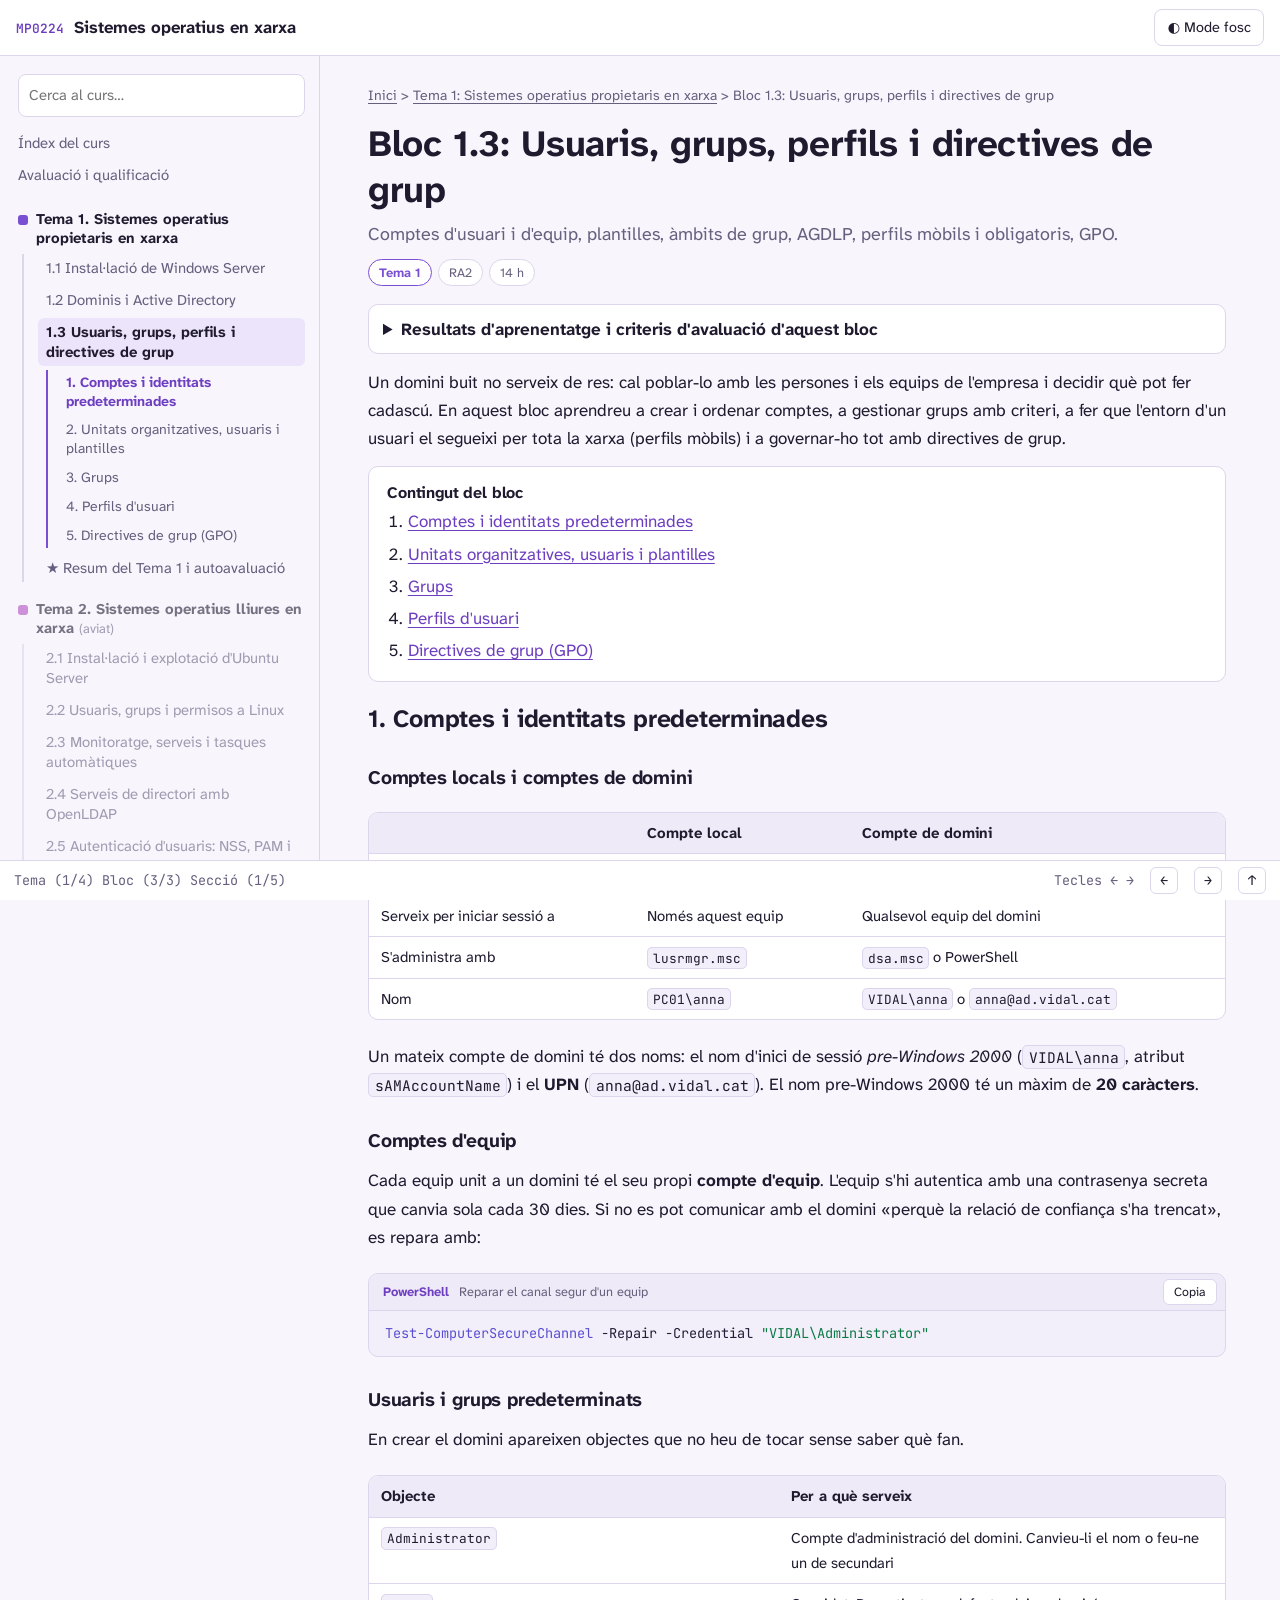
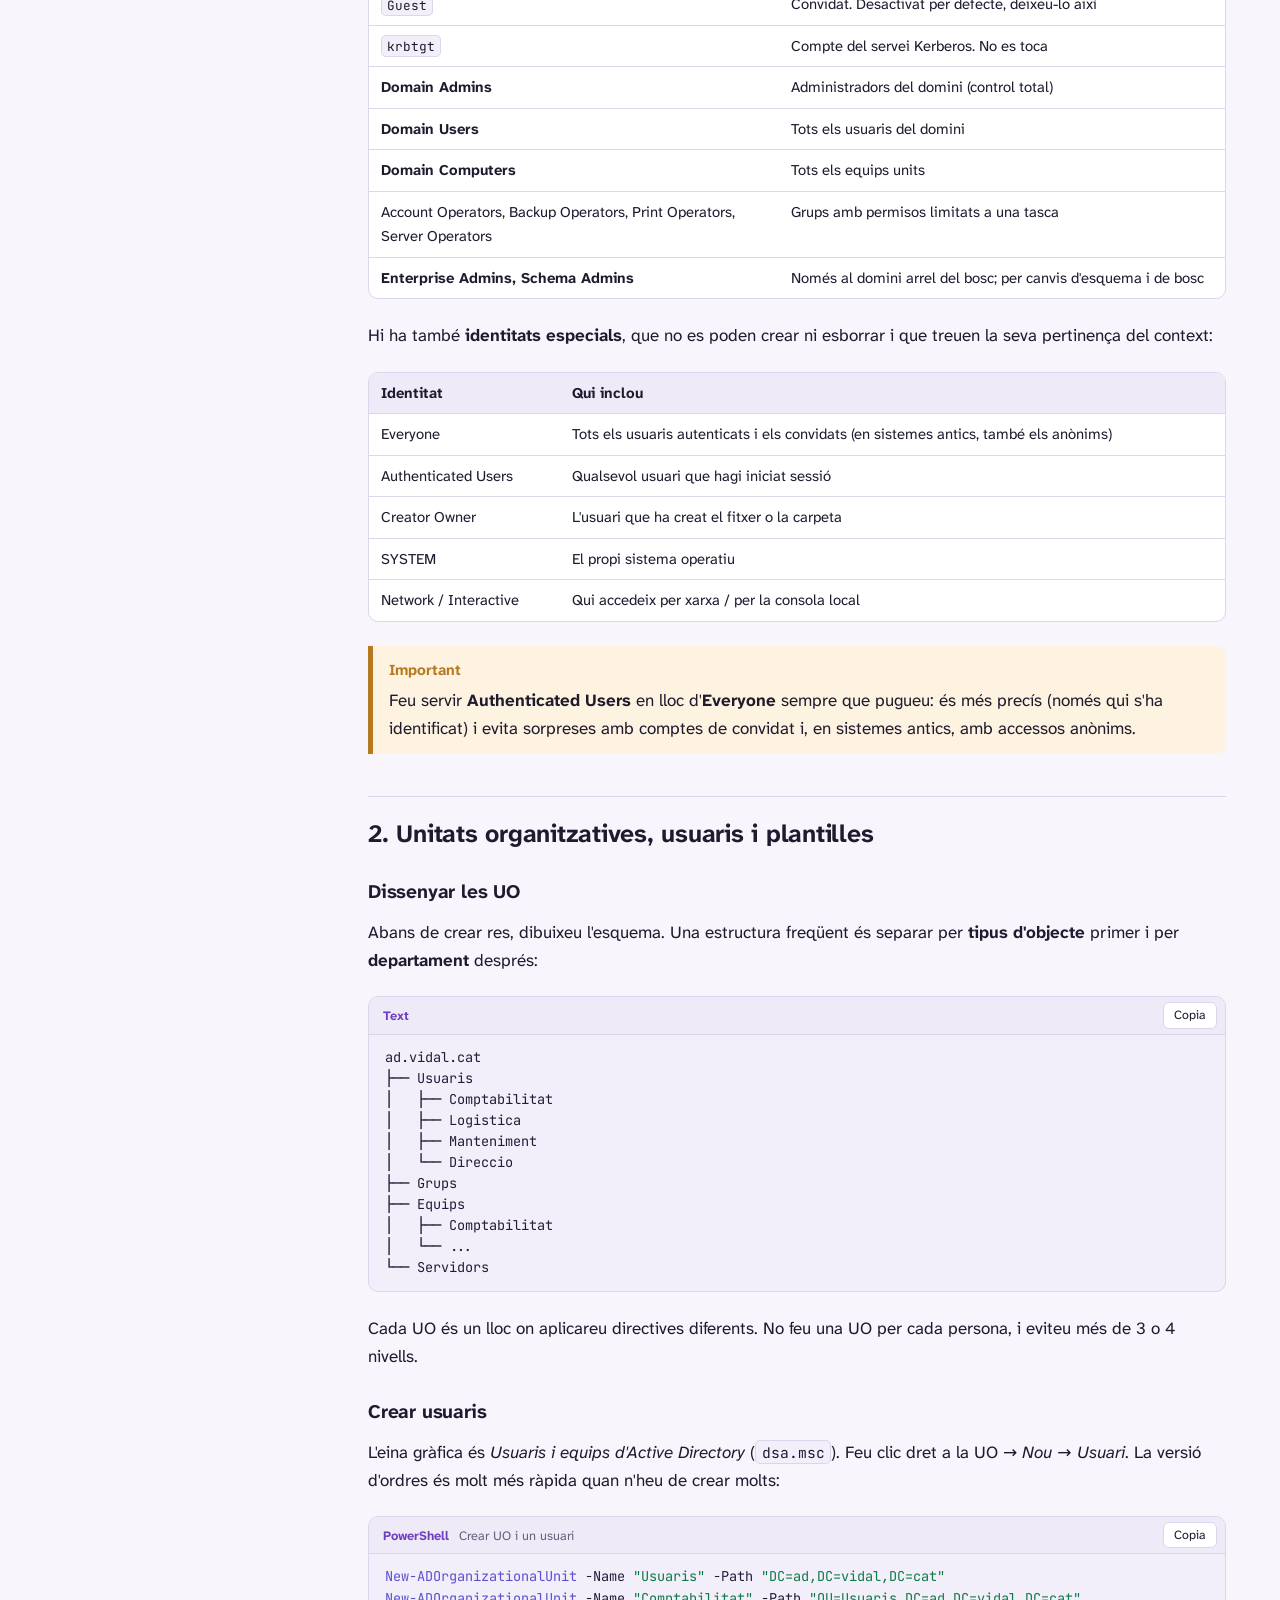
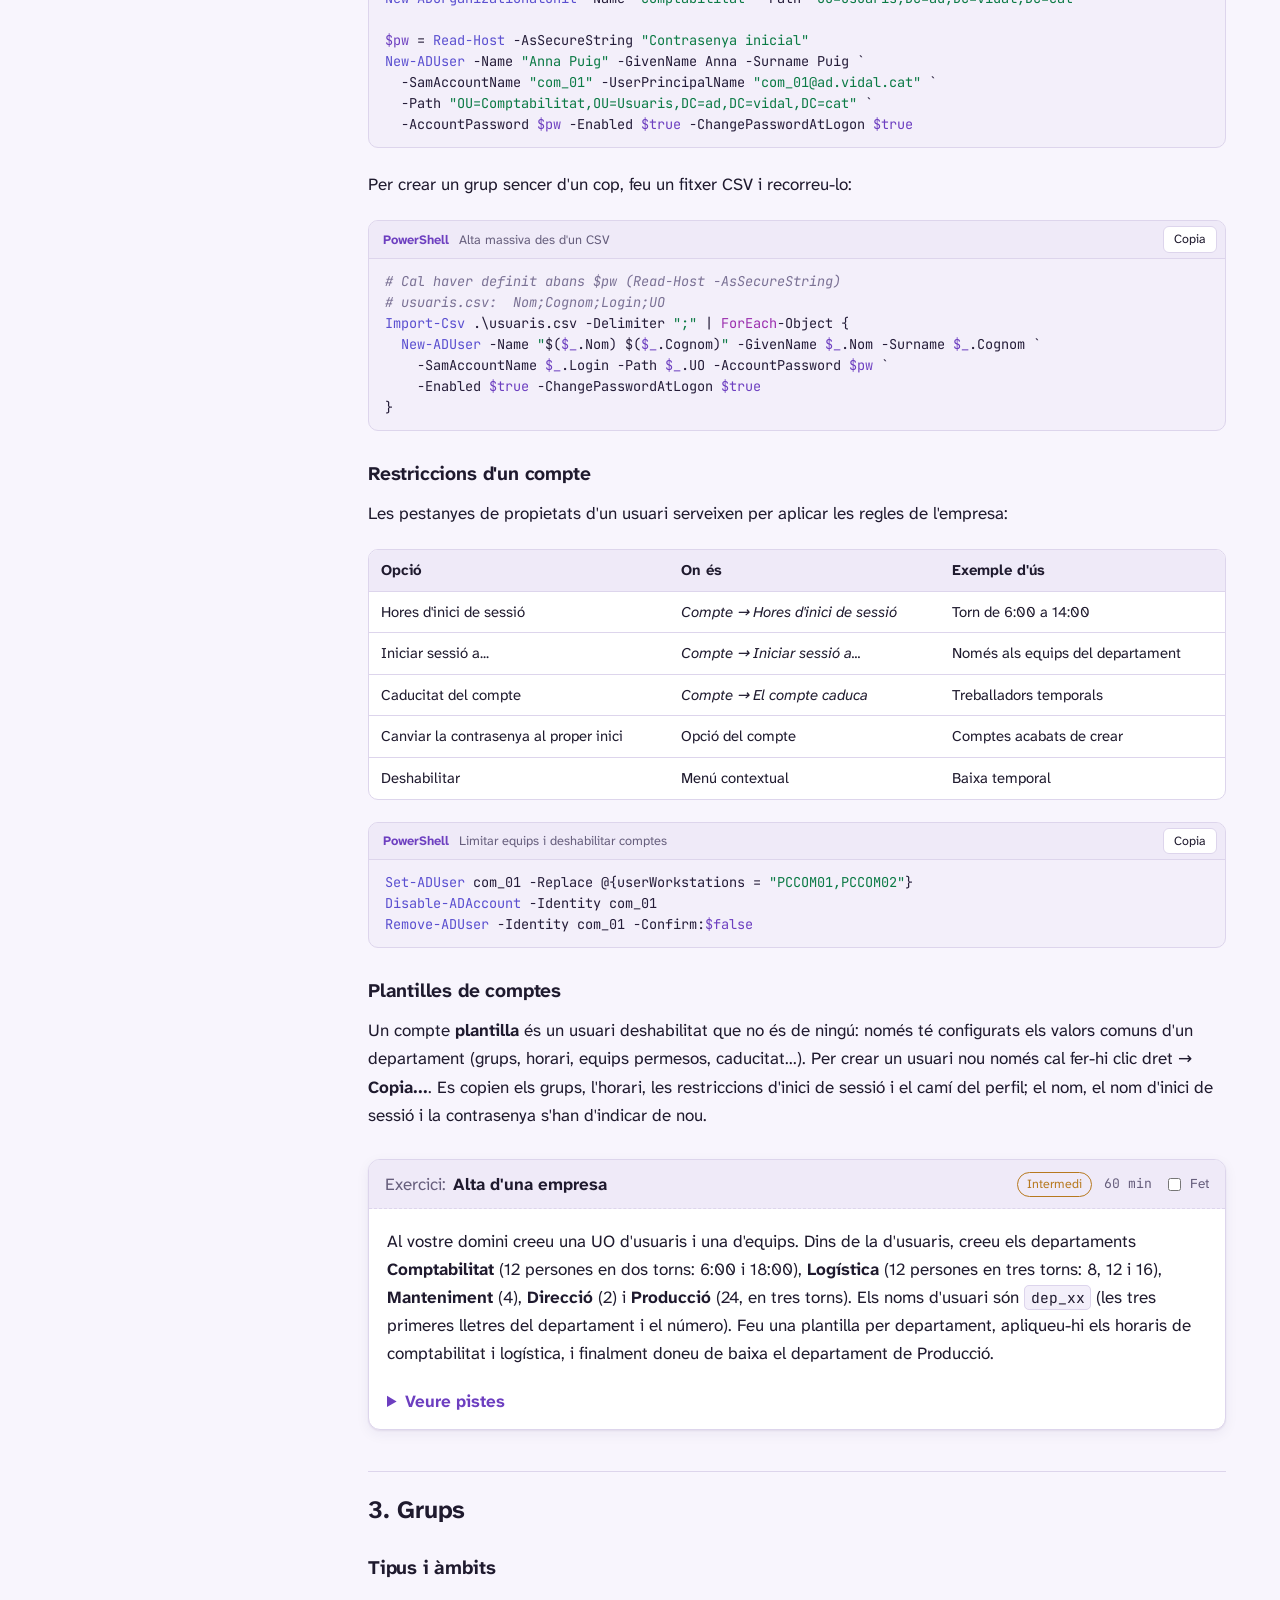
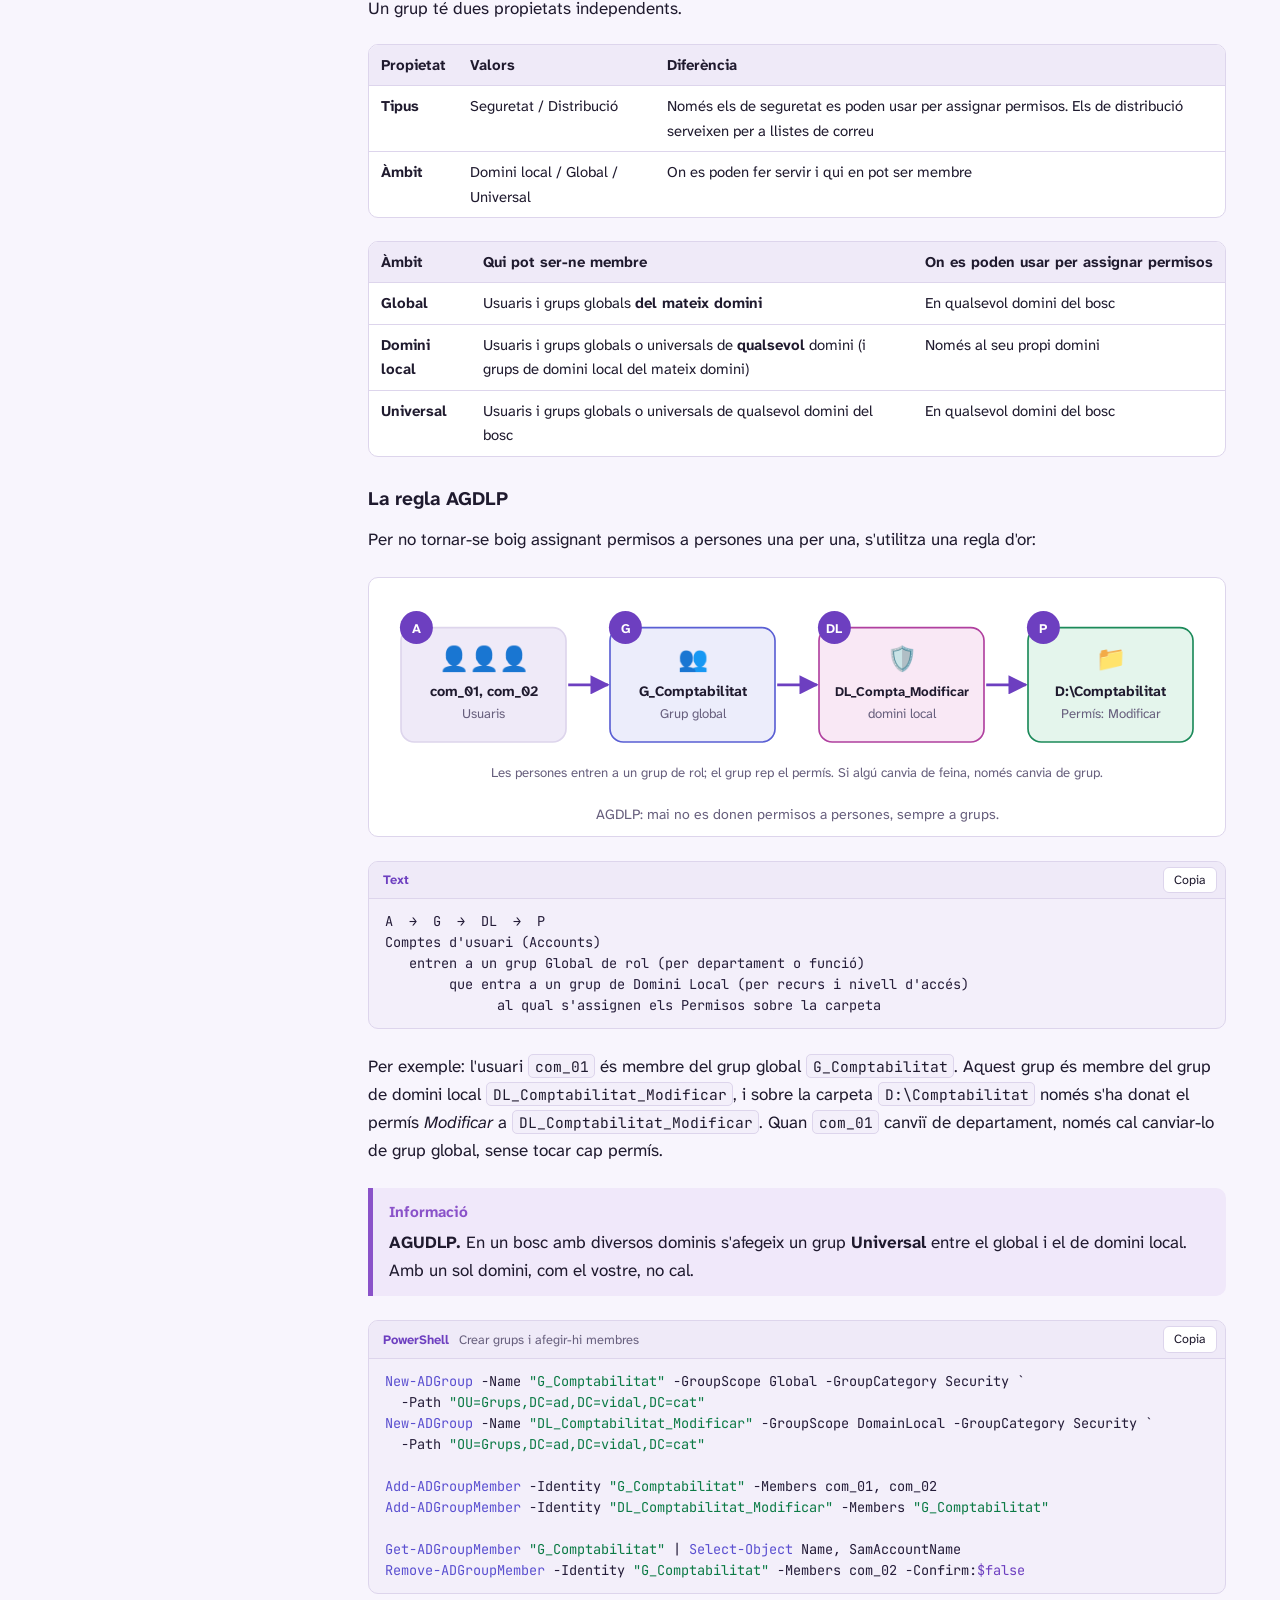
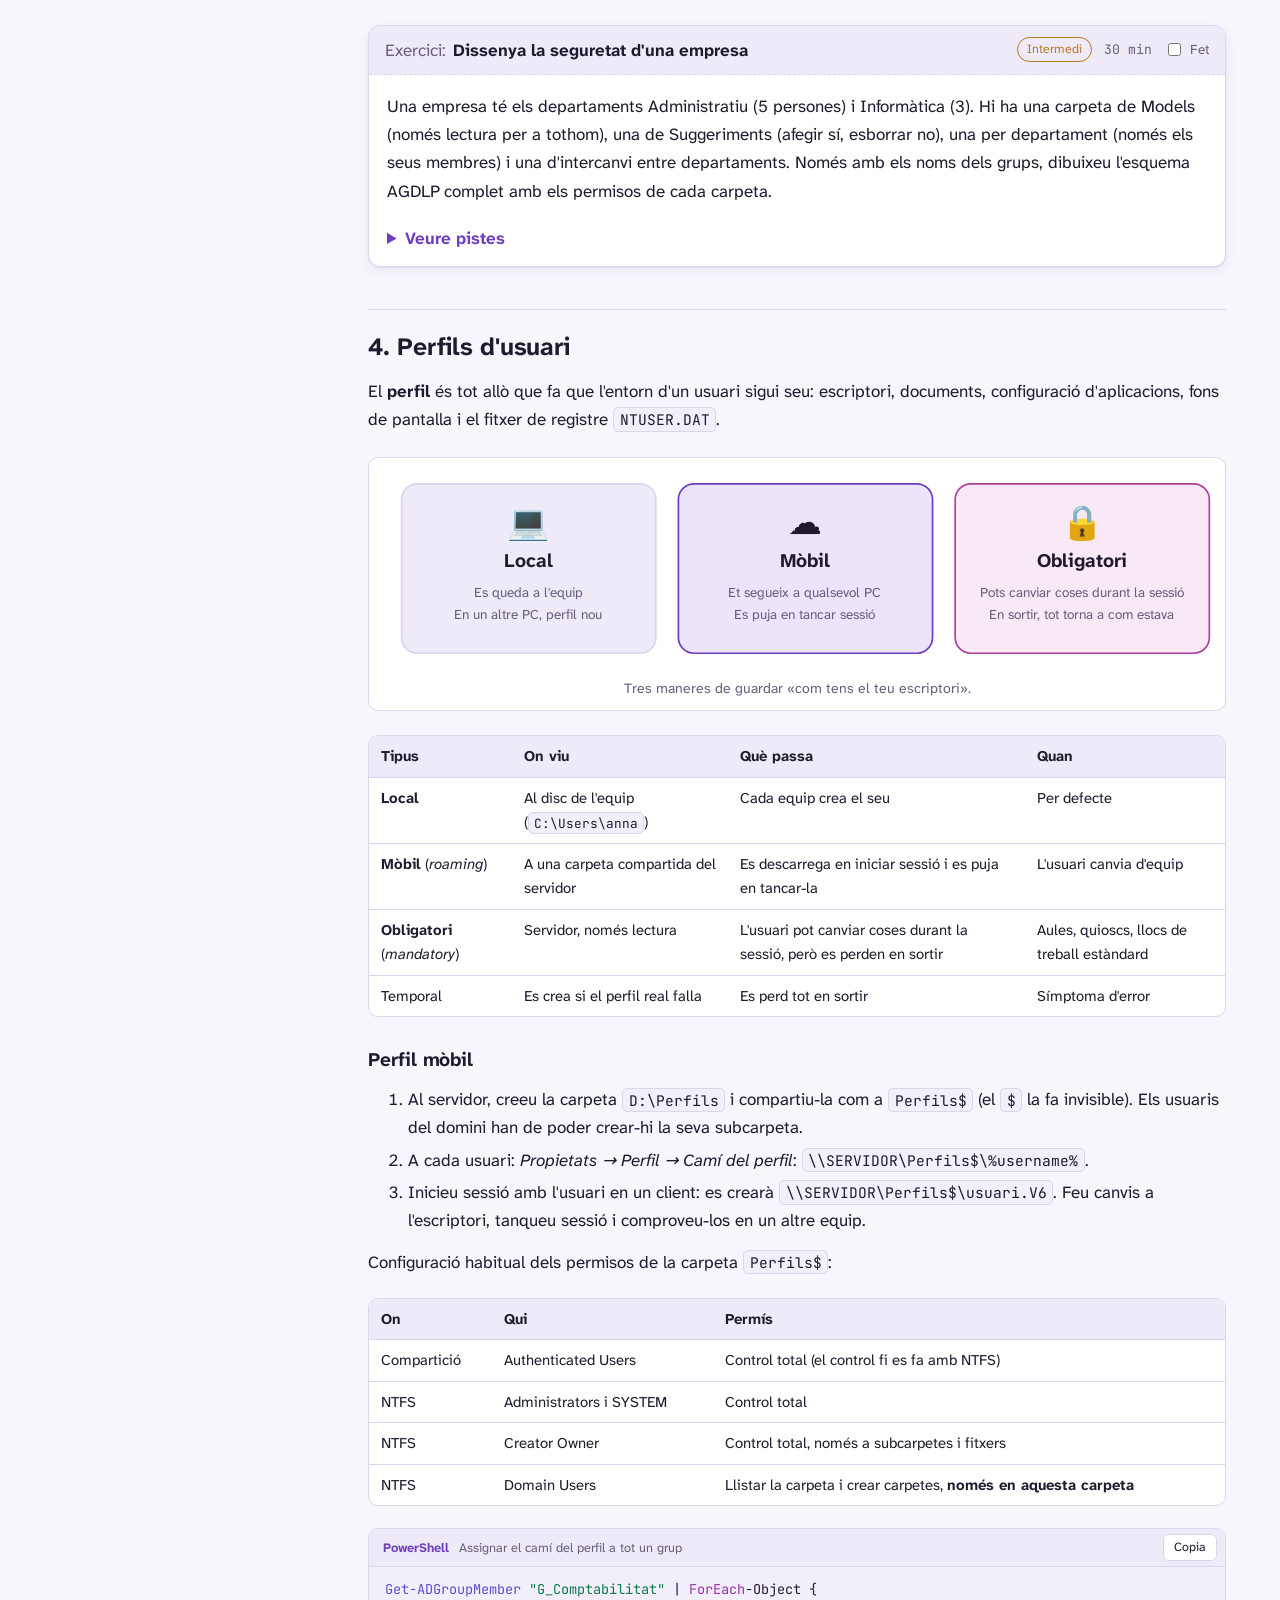
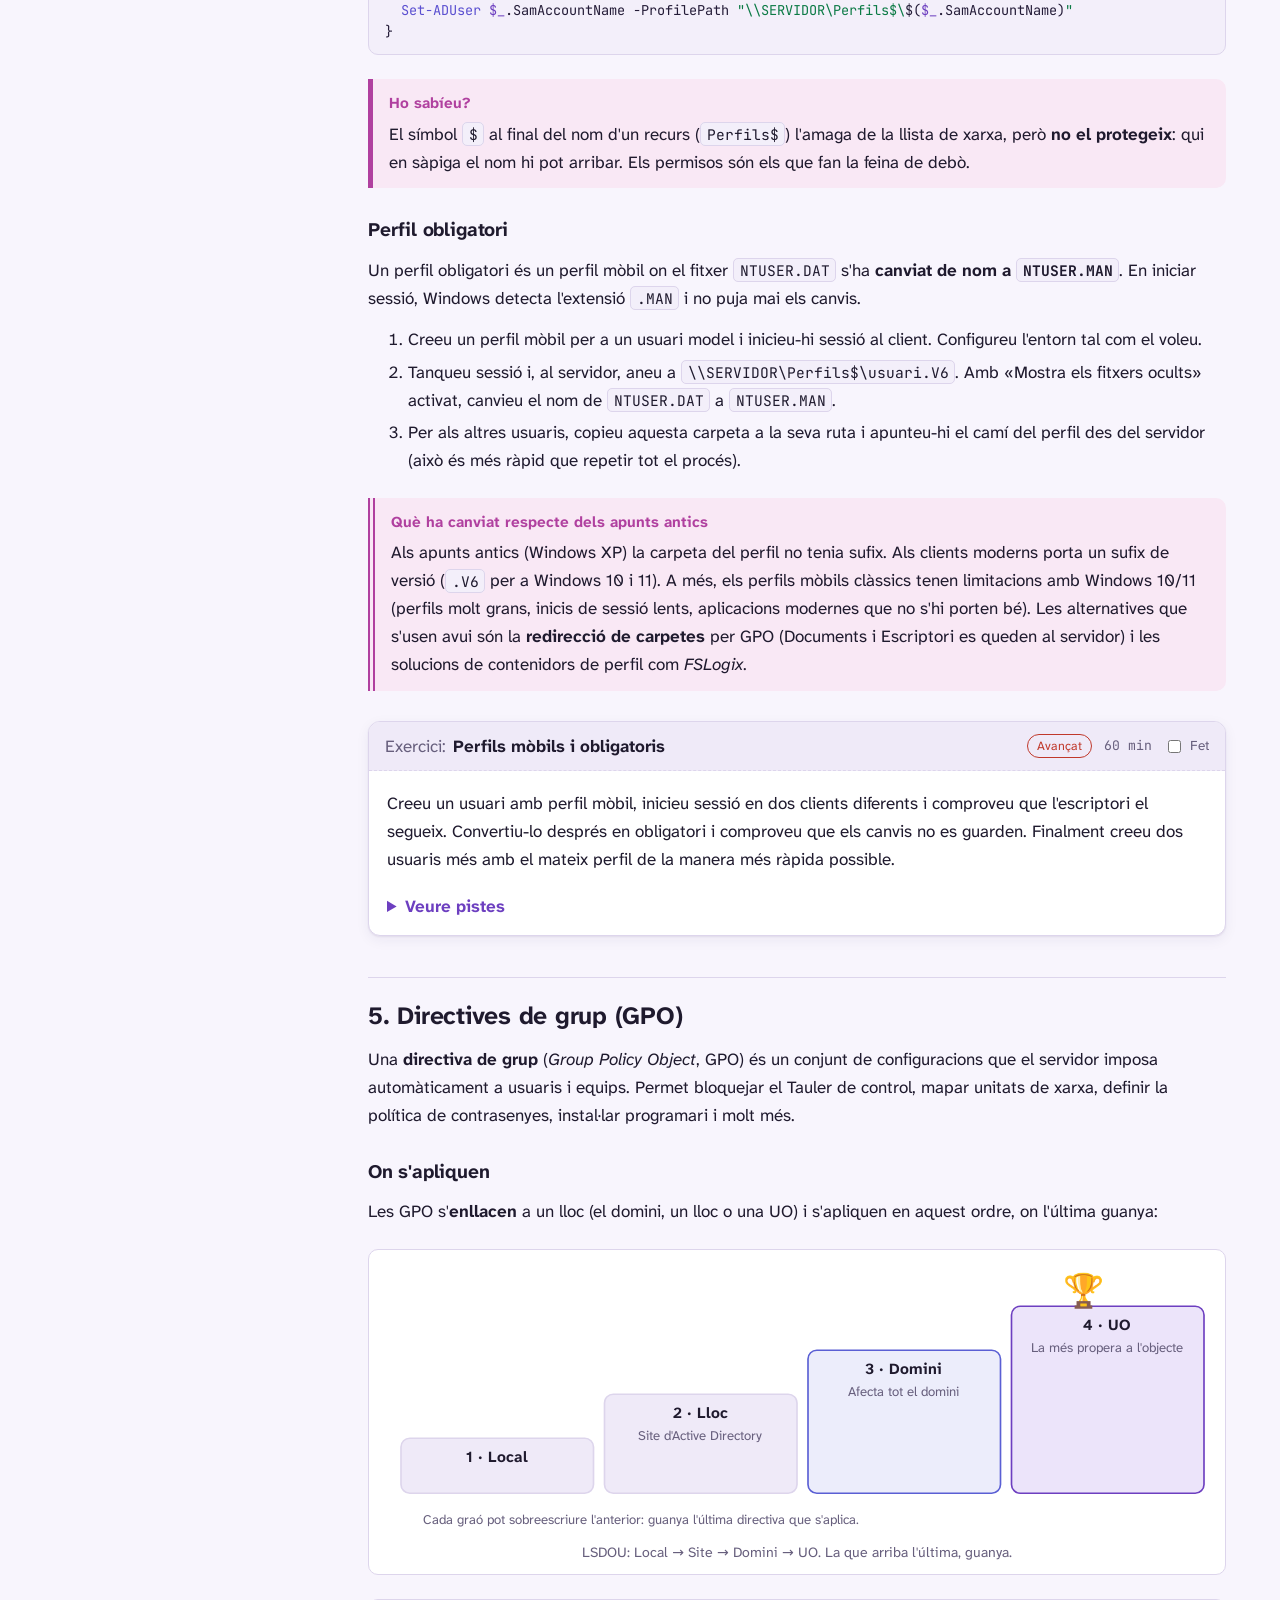
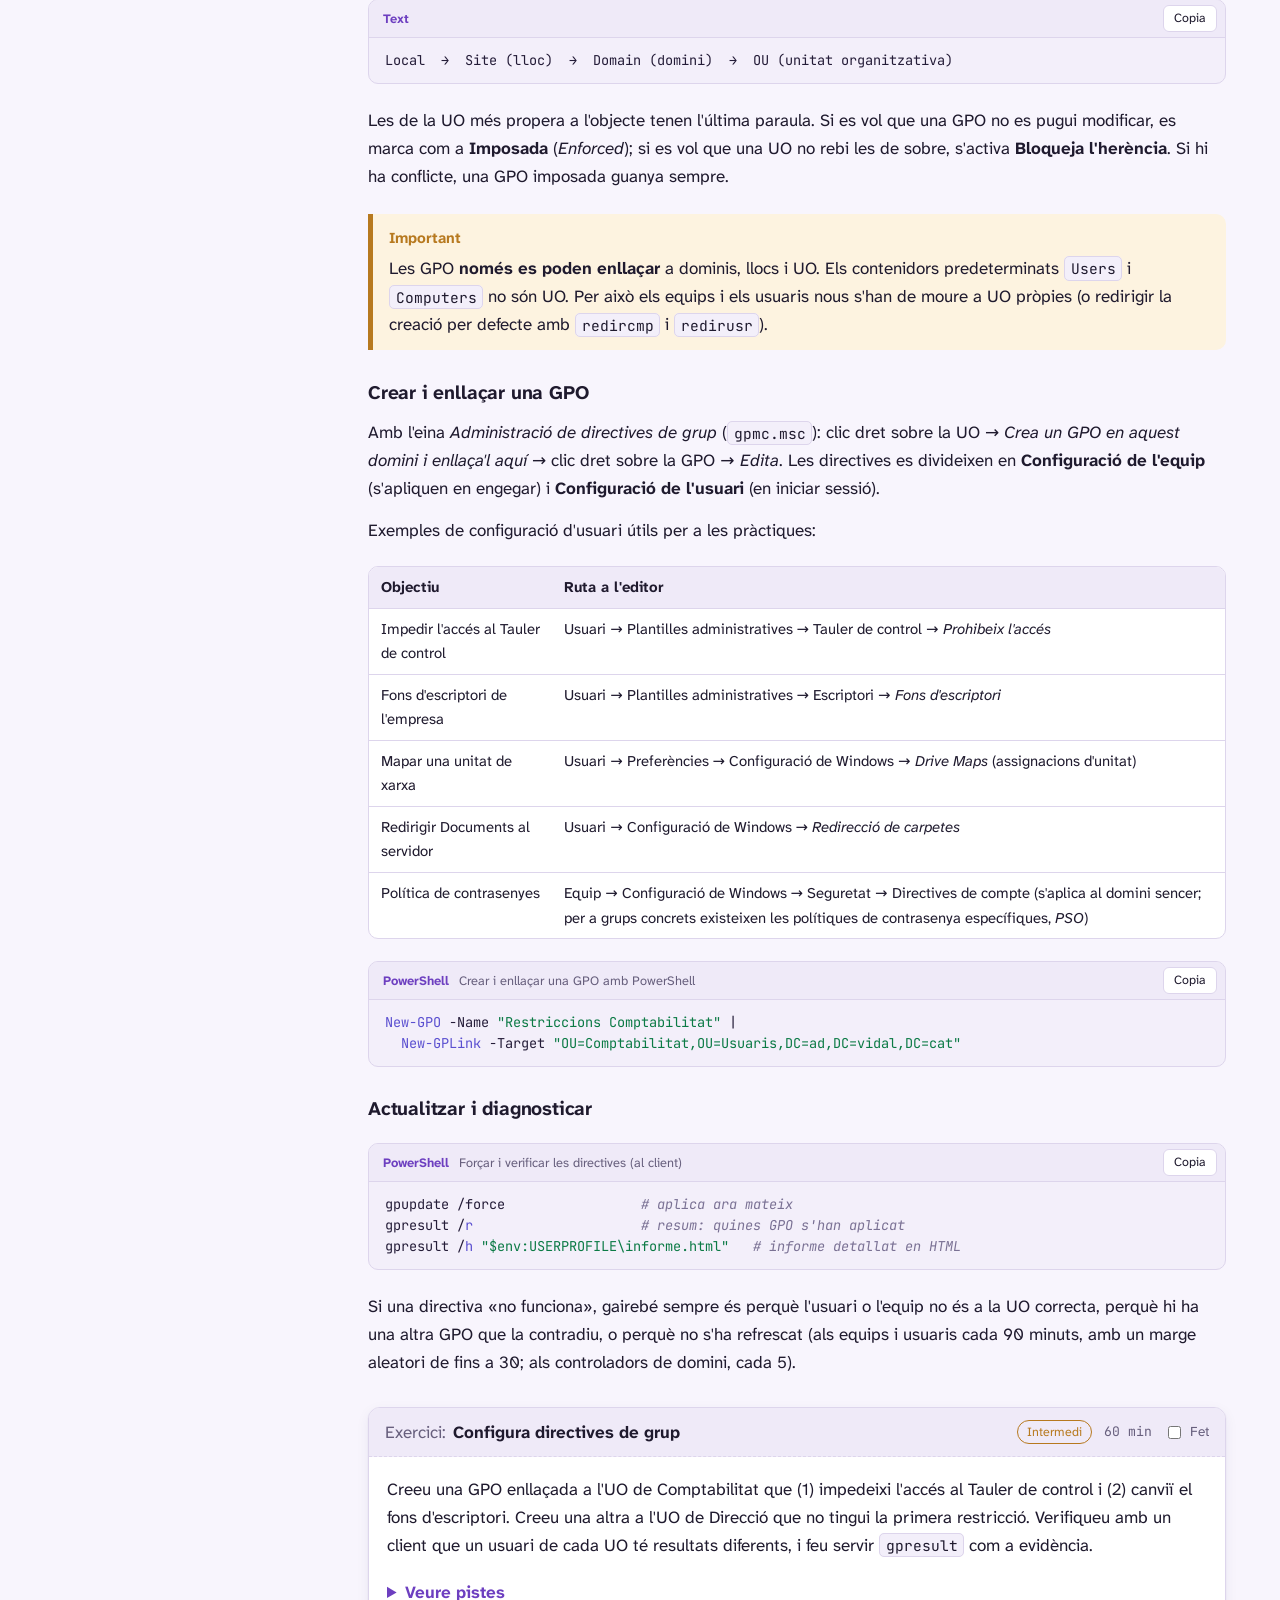
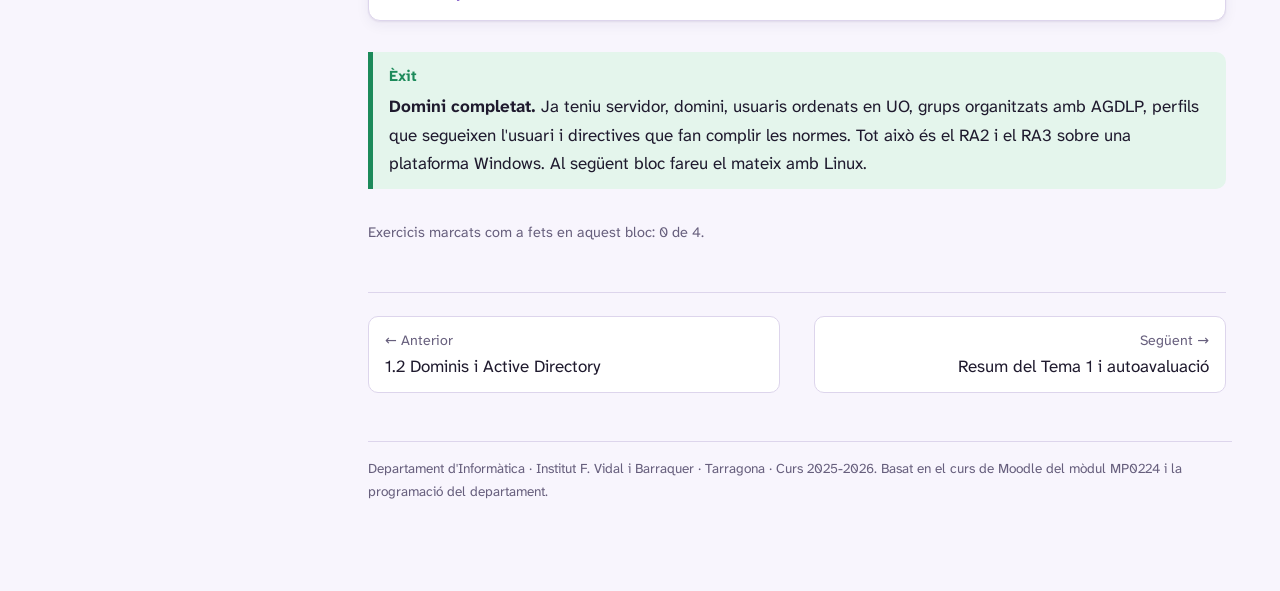
<file: tema-1/bloc-3/index.html>
<!DOCTYPE html>
<html lang="ca">
<head>
<meta charset="utf-8">
<meta name="viewport" content="width=device-width, initial-scale=1, viewport-fit=cover">
<title>Bloc 1.3: Usuaris, grups, perfils i directives de grup | Sistemes operatius en xarxa</title>
<meta name="description" content="Materials del mòdul MP0224 - Sistemes operatius en xarxa (CFGM Sistemes microinformàtics i xarxes)">
<link rel="icon" href="data:image/svg+xml,%3Csvg xmlns='http://www.w3.org/2000/svg' viewBox='0 0 100 100'%3E%3Ctext y='.9em' font-size='90'%3E%F0%9F%96%A5%3C/text%3E%3C/svg%3E">
<link rel="preconnect" href="https://fonts.googleapis.com"><link rel="preconnect" href="https://fonts.gstatic.com" crossorigin><link href="https://fonts.googleapis.com/css2?family=Atkinson+Hyperlegible+Next:ital,wght@0,400;0,700;1,400&family=JetBrains+Mono:wght@400;600&display=swap" rel="stylesheet">
<link rel="stylesheet" href="../../assets/style.css">

</head>
<body data-mode="multi" data-root="../../">
<a class="skip" href="#main-content">Salta al contingut principal</a>
<header class="site-header">
  <button id="navToggle" class="btn" aria-expanded="false" aria-controls="sidebar">☰ <span class="lbl">Navegació</span></button>
  <a class="brand" href="../../"><span class="code">MP0224</span><span class="name">Sistemes operatius en xarxa</span></a>
  <div class="header-actions"><button id="themeToggle" class="btn" aria-pressed="false">◐ <span class="lbl">Mode fosc</span></button></div>
</header>
<div class="layout">
<aside class="sidebar" id="sidebar" aria-label="Navegació del curs">
<div class="search-wrap"><input id="search" class="search" type="search" placeholder="Cerca al curs…" aria-label="Cerca al curs" autocomplete="off"><ul id="searchResults" class="search-results"></ul></div>
<div class="nav-extra" style="border:0;margin-top:10px;padding-top:0"><a data-page="index" href="../../">Índex del curs</a><a data-page="avaluacio" href="../../avaluacio/">Avaluació i qualificació</a></div>
<div class="nav-unit" style="--u:#7a4fd1"><a data-page="tema-1" href="../../tema-1/"><span class="dot"></span><span>Tema 1. Sistemes operatius propietaris en xarxa</span></a><ul>
<li class=""><a data-page="tema-1/bloc-1" href="../../tema-1/bloc-1/">1.1 Instal·lació de Windows Server</a><ul class="nav-toc">
<li><a data-sec="seccio-1" href="../../tema-1/bloc-1/#seccio-1">1. Sistemes operatius en xarxa</a></li>
<li><a data-sec="seccio-2" href="../../tema-1/bloc-1/#seccio-2">2. Windows Server: versions i edicions</a></li>
<li><a data-sec="seccio-3" href="../../tema-1/bloc-1/#seccio-3">3. Particions, sistemes d&#x27;arxius i arrencada</a></li>
<li><a data-sec="seccio-4" href="../../tema-1/bloc-1/#seccio-4">4. Preparar la instal·lació</a></li>
<li><a data-sec="seccio-5" href="../../tema-1/bloc-1/#seccio-5">5. Instal·lació pas a pas amb VirtualBox</a></li>
<li><a data-sec="seccio-6" href="../../tema-1/bloc-1/#seccio-6">6. Configuració inicial, connectivitat i documentació</a></li>
</ul></li>
<li class=""><a data-page="tema-1/bloc-2" href="../../tema-1/bloc-2/">1.2 Dominis i Active Directory</a><ul class="nav-toc">
<li><a data-sec="seccio-1" href="../../tema-1/bloc-2/#seccio-1">1. Del grup de treball al domini</a></li>
<li><a data-sec="seccio-2" href="../../tema-1/bloc-2/#seccio-2">2. Estructura lògica: domini, arbre, bosc i UO</a></li>
<li><a data-sec="seccio-3" href="../../tema-1/bloc-2/#seccio-3">3. Estructura física: controladors, llocs i rols</a></li>
<li><a data-sec="seccio-4" href="../../tema-1/bloc-2/#seccio-4">4. Crear un domini</a></li>
<li><a data-sec="seccio-5" href="../../tema-1/bloc-2/#seccio-5">5. Afegir un client al domini</a></li>
<li><a data-sec="seccio-6" href="../../tema-1/bloc-2/#seccio-6">6. Segon controlador, despromoció i relacions de confiança</a></li>
</ul></li>
<li class="is-current"><a data-page="tema-1/bloc-3" href="../../tema-1/bloc-3/" aria-current="page">1.3 Usuaris, grups, perfils i directives de grup</a><ul class="nav-toc">
<li><a data-sec="seccio-1" href="../../tema-1/bloc-3/#seccio-1">1. Comptes i identitats predeterminades</a></li>
<li><a data-sec="seccio-2" href="../../tema-1/bloc-3/#seccio-2">2. Unitats organitzatives, usuaris i plantilles</a></li>
<li><a data-sec="seccio-3" href="../../tema-1/bloc-3/#seccio-3">3. Grups</a></li>
<li><a data-sec="seccio-4" href="../../tema-1/bloc-3/#seccio-4">4. Perfils d&#x27;usuari</a></li>
<li><a data-sec="seccio-5" href="../../tema-1/bloc-3/#seccio-5">5. Directives de grup (GPO)</a></li>
</ul></li>
<li class=""><a data-page="tema-1/resum" href="../../tema-1/resum/">★ Resum del Tema 1 i autoavaluació</a><ul class="nav-toc">
<li><a data-sec="seccio-1" href="../../tema-1/resum/#seccio-1">1. Resum visual del tema</a></li>
<li><a data-sec="seccio-2" href="../../tema-1/resum/#seccio-2">2. Què heu treballat a cada bloc</a></li>
<li><a data-sec="seccio-3" href="../../tema-1/resum/#seccio-3">3. Comproveu que sabeu...</a></li>
<li><a data-sec="seccio-4" href="../../tema-1/resum/#seccio-4">4. Autoavaluació</a></li>
</ul></li>
</ul></div>
<div class="nav-unit soon" style="--u:#b04fc0"><span class="uname"><span class="dot"></span><span>Tema 2. Sistemes operatius lliures en xarxa <em>(aviat)</em></span></span><ul><li><span class="soon-item">2.1 Instal·lació i explotació d&#x27;Ubuntu Server</span></li><li><span class="soon-item">2.2 Usuaris, grups i permisos a Linux</span></li><li><span class="soon-item">2.3 Monitoratge, serveis i tasques automàtiques</span></li><li><span class="soon-item">2.4 Serveis de directori amb OpenLDAP</span></li><li><span class="soon-item">2.5 Autenticació d&#x27;usuaris: NSS, PAM i SSSD</span></li></ul></div>
<div class="nav-unit soon" style="--u:#5a5fd4"><span class="uname"><span class="dot"></span><span>Tema 3. Compartició de recursos i seguretat <em>(aviat)</em></span></span><ul><li><span class="soon-item">3.1 Carpetes compartides i permisos a Windows Server</span></li><li><span class="soon-item">3.2 Impressores, còpies i auditoria a Windows Server</span></li><li><span class="soon-item">3.3 Compartir recursos a Linux: NFS, CUPS i còpies</span></li></ul></div>
<div class="nav-unit soon" style="--u:#c0489f"><span class="uname"><span class="dot"></span><span>Tema 4. Integració de sistemes operatius lliures i propietaris <em>(aviat)</em></span></span><ul><li><span class="soon-item">4.1 Xarxes mixtes: Linux i Windows en un domini</span></li><li><span class="soon-item">4.2 Samba: fitxers i impressores entre Linux i Windows</span></li><li><span class="soon-item">4.3 Zentyal: un servidor de xarxa integrat</span></li></ul></div>
<div class="nav-extra"><span style="font-size:.82rem;color:var(--muted)">Departament d'Informàtica<br>Institut F. Vidal i Barraquer · Tarragona<br>Curs 2025-2026 · v1.0</span></div>
</aside>
<main id="main-content">
<div class="page" data-page="tema-1/bloc-3" data-title="Bloc 1.3: Usuaris, grups, perfils i directives de grup | Sistemes operatius en xarxa" data-unit="1" data-bloc="3" data-nunits="4" data-nblocs="3"><div class="content"><nav class="crumbs" aria-label="Ruta"><a data-page="index" href="../../">Inici</a> &gt; <a data-page="tema-1" href="../../tema-1/">Tema 1: Sistemes operatius propietaris en xarxa</a> &gt; Bloc 1.3: Usuaris, grups, perfils i directives de grup</nav><header class="block-head" style="--u:#7a4fd1"><h1>Bloc 1.3: Usuaris, grups, perfils i directives de grup</h1><p class="lead">Comptes d&#x27;usuari i d&#x27;equip, plantilles, àmbits de grup, AGDLP, perfils mòbils i obligatoris, GPO.</p><div class="chips"><span class="chip unit">Tema 1</span><span class="chip">RA2</span><span class="chip">14 h</span></div></header><details class="ra-panel"><summary>Resultats d'aprenentatge i criteris d'avaluació d'aquest bloc</summary><div class="inner"><h4>RA2. Gestiona usuaris i grups de sistemes operatius en xarxa, interpretant especificacions i aplicant eines del sistema.</h4><ul><li><span class="num">2.1</span>Configura i gestiona comptes d&#x27;usuari.</li><li><span class="num">2.2</span>Configura i gestiona perfils d&#x27;usuari.</li><li><span class="num">2.3</span>Configura i gestiona comptes d&#x27;equip.</li><li><span class="num">2.4</span>Distingeix el propòsit dels grups, els seus tipus i àmbits.</li><li><span class="num">2.5</span>Configura i gestiona grups.</li><li><span class="num">2.6</span>Gestiona la pertinença d&#x27;usuaris a grups.</li><li><span class="num">2.7</span>Identifica les característiques d&#x27;usuaris i grups predeterminats i especials.</li><li><span class="num">2.8</span>Planifica perfils mòbils d&#x27;usuaris.</li><li><span class="num">2.9</span>Utilitza eines per a l&#x27;administració d&#x27;usuaris i grups, incloses en el sistema operatiu en xarxa.</li></ul></div></details><div class="intro"><p>Un domini buit no serveix de res: cal poblar-lo amb les persones i els equips de l'empresa i decidir què pot fer cadascú. En aquest bloc aprendreu a crear i ordenar comptes, a gestionar grups amb criteri, a fer que l'entorn d'un usuari el segueixi per tota la xarxa (perfils mòbils) i a governar-ho tot amb directives de grup.</p></div><nav class="toc-inline" aria-label="Contingut del bloc"><h2>Contingut del bloc</h2><ol><li><a href="../../tema-1/bloc-3/#seccio-1">Comptes i identitats predeterminades</a></li><li><a href="../../tema-1/bloc-3/#seccio-2">Unitats organitzatives, usuaris i plantilles</a></li><li><a href="../../tema-1/bloc-3/#seccio-3">Grups</a></li><li><a href="../../tema-1/bloc-3/#seccio-4">Perfils d&#x27;usuari</a></li><li><a href="../../tema-1/bloc-3/#seccio-5">Directives de grup (GPO)</a></li></ol></nav><section class="sec" id="seccio-1"><h2>1. Comptes i identitats predeterminades</h2><h3>Comptes locals i comptes de domini</h3>
<div class="table-wrap"><table>
<thead>
<tr>
<th></th>
<th>Compte local</th>
<th>Compte de domini</th>
</tr>
</thead>
<tbody>
<tr>
<td>On es guarda</td>
<td>Al propi equip (SAM)</td>
<td>Al directori (Active Directory)</td>
</tr>
<tr>
<td>Serveix per iniciar sessió a</td>
<td>Només aquest equip</td>
<td>Qualsevol equip del domini</td>
</tr>
<tr>
<td>S'administra amb</td>
<td><code>lusrmgr.msc</code></td>
<td><code>dsa.msc</code> o PowerShell</td>
</tr>
<tr>
<td>Nom</td>
<td><code>PC01\anna</code></td>
<td><code>VIDAL\anna</code> o <code>anna@ad.vidal.cat</code></td>
</tr>
</tbody>
</table></div>
<p>Un mateix compte de domini té dos noms: el nom d'inici de sessió <em>pre-Windows 2000</em> (<code>VIDAL\anna</code>, atribut <code>sAMAccountName</code>) i el <strong>UPN</strong> (<code>anna@ad.vidal.cat</code>). El nom pre-Windows 2000 té un màxim de <strong>20 caràcters</strong>.</p>
<h3>Comptes d'equip</h3>
<p>Cada equip unit a un domini té el seu propi <strong>compte d'equip</strong>. L'equip s'hi autentica amb una contrasenya secreta que canvia sola cada 30 dies. Si no es pot comunicar amb el domini «perquè la relació de confiança s'ha trencat», es repara amb:</p>
<figure class="code"><figcaption><span class="lang">PowerShell</span><span class="title">Reparar el canal segur d&#x27;un equip</span><button class="copy" type="button">Copia</button></figcaption><div class="hl"><pre><code><span class="nb">Test-ComputerSecureChannel</span> <span class="n">-Repair</span> <span class="n">-Credential</span> <span class="s2">&quot;VIDAL\Administrator&quot;</span>
</code></pre></div></figure>
<h3>Usuaris i grups predeterminats</h3>
<p>En crear el domini apareixen objectes que no heu de tocar sense saber què fan.</p>
<div class="table-wrap"><table>
<thead>
<tr>
<th>Objecte</th>
<th>Per a què serveix</th>
</tr>
</thead>
<tbody>
<tr>
<td><code>Administrator</code></td>
<td>Compte d'administració del domini. Canvieu-li el nom o feu-ne un de secundari</td>
</tr>
<tr>
<td><code>Guest</code></td>
<td>Convidat. Desactivat per defecte, deixeu-lo així</td>
</tr>
<tr>
<td><code>krbtgt</code></td>
<td>Compte del servei Kerberos. No es toca</td>
</tr>
<tr>
<td><strong>Domain Admins</strong></td>
<td>Administradors del domini (control total)</td>
</tr>
<tr>
<td><strong>Domain Users</strong></td>
<td>Tots els usuaris del domini</td>
</tr>
<tr>
<td><strong>Domain Computers</strong></td>
<td>Tots els equips units</td>
</tr>
<tr>
<td>Account Operators, Backup Operators, Print Operators, Server Operators</td>
<td>Grups amb permisos limitats a una tasca</td>
</tr>
<tr>
<td><strong>Enterprise Admins, Schema Admins</strong></td>
<td>Només al domini arrel del bosc; per canvis d'esquema i de bosc</td>
</tr>
</tbody>
</table></div>
<p>Hi ha també <strong>identitats especials</strong>, que no es poden crear ni esborrar i que treuen la seva pertinença del context:</p>
<div class="table-wrap"><table>
<thead>
<tr>
<th>Identitat</th>
<th>Qui inclou</th>
</tr>
</thead>
<tbody>
<tr>
<td>Everyone</td>
<td>Tots els usuaris autenticats i els convidats (en sistemes antics, també els anònims)</td>
</tr>
<tr>
<td>Authenticated Users</td>
<td>Qualsevol usuari que hagi iniciat sessió</td>
</tr>
<tr>
<td>Creator Owner</td>
<td>L'usuari que ha creat el fitxer o la carpeta</td>
</tr>
<tr>
<td>SYSTEM</td>
<td>El propi sistema operatiu</td>
</tr>
<tr>
<td>Network / Interactive</td>
<td>Qui accedeix per xarxa / per la consola local</td>
</tr>
</tbody>
</table></div>
<div class="callout important"><p class="ctitle">Important</p><p>Feu servir <strong>Authenticated Users</strong> en lloc d'<strong>Everyone</strong> sempre que pugueu: és més precís (només qui s'ha identificat) i evita sorpreses amb comptes de convidat i, en sistemes antics, amb accessos anònims.</p></div>
</section><section class="sec" id="seccio-2"><h2>2. Unitats organitzatives, usuaris i plantilles</h2><h3>Dissenyar les UO</h3>
<p>Abans de crear res, dibuixeu l'esquema. Una estructura freqüent és separar per <strong>tipus d'objecte</strong> primer i per <strong>departament</strong> després:</p>
<figure class="code"><figcaption><span class="lang">Text</span><button class="copy" type="button">Copia</button></figcaption><div class="hl"><pre><code>ad.vidal.cat
├── Usuaris
│   ├── Comptabilitat
│   ├── Logistica
│   ├── Manteniment
│   └── Direccio
├── Grups
├── Equips
│   ├── Comptabilitat
│   └── ...
└── Servidors
</code></pre></div></figure>
<p>Cada UO és un lloc on aplicareu directives diferents. No feu una UO per cada persona, i eviteu més de 3 o 4 nivells.</p>
<h3>Crear usuaris</h3>
<p>L'eina gràfica és <em>Usuaris i equips d'Active Directory</em> (<code>dsa.msc</code>). Feu clic dret a la UO → <em>Nou</em> → <em>Usuari</em>. La versió d'ordres és molt més ràpida quan n'heu de crear molts:</p>
<figure class="code"><figcaption><span class="lang">PowerShell</span><span class="title">Crear UO i un usuari</span><button class="copy" type="button">Copia</button></figcaption><div class="hl"><pre><code><span class="nb">New-ADOrganizationalUnit</span> <span class="n">-Name</span> <span class="s2">&quot;Usuaris&quot;</span> <span class="n">-Path</span> <span class="s2">&quot;DC=ad,DC=vidal,DC=cat&quot;</span>
<span class="nb">New-ADOrganizationalUnit</span> <span class="n">-Name</span> <span class="s2">&quot;Comptabilitat&quot;</span> <span class="n">-Path</span> <span class="s2">&quot;OU=Usuaris,DC=ad,DC=vidal,DC=cat&quot;</span>

<span class="nv">$pw</span> <span class="p">=</span> <span class="nb">Read-Host</span> <span class="n">-AsSecureString</span> <span class="s2">&quot;Contrasenya inicial&quot;</span>
<span class="nb">New-ADUser</span> <span class="n">-Name</span> <span class="s2">&quot;Anna Puig&quot;</span> <span class="n">-GivenName</span> <span class="n">Anna</span> <span class="n">-Surname</span> <span class="n">Puig</span> <span class="p">`</span>
  <span class="n">-SamAccountName</span> <span class="s2">&quot;com_01&quot;</span> <span class="n">-UserPrincipalName</span> <span class="s2">&quot;com_01@ad.vidal.cat&quot;</span> <span class="p">`</span>
  <span class="n">-Path</span> <span class="s2">&quot;OU=Comptabilitat,OU=Usuaris,DC=ad,DC=vidal,DC=cat&quot;</span> <span class="p">`</span>
  <span class="n">-AccountPassword</span> <span class="nv">$pw</span> <span class="n">-Enabled</span> <span class="nv">$true</span> <span class="n">-ChangePasswordAtLogon</span> <span class="nv">$true</span>
</code></pre></div></figure>
<p>Per crear un grup sencer d'un cop, feu un fitxer CSV i recorreu-lo:</p>
<figure class="code"><figcaption><span class="lang">PowerShell</span><span class="title">Alta massiva des d&#x27;un CSV</span><button class="copy" type="button">Copia</button></figcaption><div class="hl"><pre><code><span class="c"># Cal haver definit abans $pw (Read-Host -AsSecureString)</span>
<span class="c"># usuaris.csv:  Nom;Cognom;Login;UO</span>
<span class="nb">Import-Csv</span> <span class="p">.\</span><span class="n">usuaris</span><span class="p">.</span><span class="n">csv</span> <span class="n">-Delimiter</span> <span class="s2">&quot;;&quot;</span> <span class="p">|</span> <span class="k">ForEach</span><span class="n">-Object</span> <span class="p">{</span>
  <span class="nb">New-ADUser</span> <span class="n">-Name</span> <span class="s2">&quot;</span><span class="p">$(</span><span class="nv">$_</span><span class="p">.</span><span class="n">Nom</span><span class="p">)</span><span class="s2"> </span><span class="p">$(</span><span class="nv">$_</span><span class="p">.</span><span class="n">Cognom</span><span class="p">)</span><span class="s2">&quot;</span> <span class="n">-GivenName</span> <span class="nv">$_</span><span class="p">.</span><span class="n">Nom</span> <span class="n">-Surname</span> <span class="nv">$_</span><span class="p">.</span><span class="n">Cognom</span> <span class="p">`</span>
    <span class="n">-SamAccountName</span> <span class="nv">$_</span><span class="p">.</span><span class="n">Login</span> <span class="n">-Path</span> <span class="nv">$_</span><span class="p">.</span><span class="n">UO</span> <span class="n">-AccountPassword</span> <span class="nv">$pw</span> <span class="p">`</span>
    <span class="n">-Enabled</span> <span class="nv">$true</span> <span class="n">-ChangePasswordAtLogon</span> <span class="nv">$true</span>
<span class="p">}</span>
</code></pre></div></figure>
<h3>Restriccions d'un compte</h3>
<p>Les pestanyes de propietats d'un usuari serveixen per aplicar les regles de l'empresa:</p>
<div class="table-wrap"><table>
<thead>
<tr>
<th>Opció</th>
<th>On és</th>
<th>Exemple d'ús</th>
</tr>
</thead>
<tbody>
<tr>
<td>Hores d'inici de sessió</td>
<td><em>Compte → Hores d'inici de sessió</em></td>
<td>Torn de 6:00 a 14:00</td>
</tr>
<tr>
<td>Iniciar sessió a...</td>
<td><em>Compte → Iniciar sessió a...</em></td>
<td>Només als equips del departament</td>
</tr>
<tr>
<td>Caducitat del compte</td>
<td><em>Compte → El compte caduca</em></td>
<td>Treballadors temporals</td>
</tr>
<tr>
<td>Canviar la contrasenya al proper inici</td>
<td>Opció del compte</td>
<td>Comptes acabats de crear</td>
</tr>
<tr>
<td>Deshabilitar</td>
<td>Menú contextual</td>
<td>Baixa temporal</td>
</tr>
</tbody>
</table></div>
<figure class="code"><figcaption><span class="lang">PowerShell</span><span class="title">Limitar equips i deshabilitar comptes</span><button class="copy" type="button">Copia</button></figcaption><div class="hl"><pre><code><span class="nb">Set-ADUser</span> <span class="n">com_01</span> <span class="o">-Replace</span> <span class="p">@{</span><span class="n">userWorkstations</span> <span class="p">=</span> <span class="s2">&quot;PCCOM01,PCCOM02&quot;</span><span class="p">}</span>
<span class="nb">Disable-ADAccount</span> <span class="n">-Identity</span> <span class="n">com_01</span>
<span class="nb">Remove-ADUser</span> <span class="n">-Identity</span> <span class="n">com_01</span> <span class="n">-Confirm</span><span class="p">:</span><span class="nv">$false</span>
</code></pre></div></figure>
<h3>Plantilles de comptes</h3>
<p>Un compte <strong>plantilla</strong> és un usuari deshabilitat que no és de ningú: només té configurats els valors comuns d'un departament (grups, horari, equips permesos, caducitat...). Per crear un usuari nou només cal fer-hi clic dret → <strong>Copia...</strong>. Es copien els grups, l'horari, les restriccions d'inici de sessió i el camí del perfil; el nom, el nom d'inici de sessió i la contrasenya s'han d'indicar de nou.</p>
<div class="exercise" data-id="tema-1/bloc-3#1"><header><div class="ex-title"><span>Exercici:</span>Alta d&#x27;una empresa</div><span class="lvl Intermedi">Intermedi</span><span class="time">60 min</span><label class="done"><input type="checkbox"> Fet</label></header><div class="ex-body"><p>Al vostre domini creeu una UO d'usuaris i una d'equips. Dins de la d'usuaris, creeu els departaments <strong>Comptabilitat</strong> (12 persones en dos torns: 6:00 i 18:00), <strong>Logística</strong> (12 persones en tres torns: 8, 12 i 16), <strong>Manteniment</strong> (4), <strong>Direcció</strong> (2) i <strong>Producció</strong> (24, en tres torns). Els noms d'usuari són <code>dep_xx</code> (les tres primeres lletres del departament i el número). Feu una plantilla per departament, apliqueu-hi els horaris de comptabilitat i logística, i finalment doneu de baixa el departament de Producció.</p></div><details><summary>Veure pistes</summary><ul>
<li>Feu servir un CSV i <code>Import-Csv</code> per crear els 12 o 24 usuaris de cop.</li>
<li>Els torns es configuren amb <em>Hores d'inici de sessió</em> de la plantilla.</li>
<li>Per eliminar Producció, esborreu primer els usuaris i després el grup i la UO.</li>
</ul></details></div>
</section><section class="sec" id="seccio-3"><h2>3. Grups</h2><h3>Tipus i àmbits</h3>
<p>Un grup té dues propietats independents.</p>
<div class="table-wrap"><table>
<thead>
<tr>
<th>Propietat</th>
<th>Valors</th>
<th>Diferència</th>
</tr>
</thead>
<tbody>
<tr>
<td><strong>Tipus</strong></td>
<td>Seguretat / Distribució</td>
<td>Només els de seguretat es poden usar per assignar permisos. Els de distribució serveixen per a llistes de correu</td>
</tr>
<tr>
<td><strong>Àmbit</strong></td>
<td>Domini local / Global / Universal</td>
<td>On es poden fer servir i qui en pot ser membre</td>
</tr>
</tbody>
</table></div>
<div class="table-wrap"><table>
<thead>
<tr>
<th>Àmbit</th>
<th>Qui pot ser-ne membre</th>
<th>On es poden usar per assignar permisos</th>
</tr>
</thead>
<tbody>
<tr>
<td><strong>Global</strong></td>
<td>Usuaris i grups globals <strong>del mateix domini</strong></td>
<td>En qualsevol domini del bosc</td>
</tr>
<tr>
<td><strong>Domini local</strong></td>
<td>Usuaris i grups globals o universals de <strong>qualsevol</strong> domini (i grups de domini local del mateix domini)</td>
<td>Només al seu propi domini</td>
</tr>
<tr>
<td><strong>Universal</strong></td>
<td>Usuaris i grups globals o universals de qualsevol domini del bosc</td>
<td>En qualsevol domini del bosc</td>
</tr>
</tbody>
</table></div>
<h3>La regla AGDLP</h3>
<p>Per no tornar-se boig assignant permisos a persones una per una, s'utilitza una regla d'or:</p>
<figure class="diagram"><svg viewBox="0 0 760 190" role="img" aria-label="Regla AGDLP: comptes a grups globals, grups globals a grups de domini local i permisos al recurs"><defs><marker id="m7" viewBox="0 0 10 10" refX="9" refY="5" markerWidth="7" markerHeight="7" orient="auto"><path class="ar2" d="M0 0L10 5L0 10z"/></marker></defs>
<rect class="box" x="20" y="36" width="150" height="104" rx="12"/><text class="ic2" x="95" y="72" text-anchor="middle">👤👤👤</text><text class="b" x="95" y="98" text-anchor="middle" style="font-size:13px">com_01, com_02</text><text class="sm" x="95" y="118" text-anchor="middle">Usuaris</text>
<circle class="ac" cx="34" cy="36" r="15"/><text class="on" x="34" y="41" text-anchor="middle" style="font-size:12px">A</text>
<path class="ln2" d="M172 88 L208 88" marker-end="url(#m7)"/>
<rect class="df" x="210" y="36" width="150" height="104" rx="12"/><text class="ic2" x="285" y="72" text-anchor="middle">👥</text><text class="b" x="285" y="98" text-anchor="middle" style="font-size:13px">G_Comptabilitat</text><text class="sm" x="285" y="118" text-anchor="middle">Grup global</text>
<circle class="ac" cx="224" cy="36" r="15"/><text class="on" x="224" y="41" text-anchor="middle" style="font-size:12px">G</text>
<path class="ln2" d="M362 88 L398 88" marker-end="url(#m7)"/>
<rect class="nw" x="400" y="36" width="150" height="104" rx="12"/><text class="ic2" x="475" y="72" text-anchor="middle">🛡️</text><text class="b" x="475" y="98" text-anchor="middle" style="font-size:12px">DL_Compta_Modificar</text><text class="sm" x="475" y="118" text-anchor="middle">domini local</text>
<circle class="ac" cx="414" cy="36" r="15"/><text class="on" x="414" y="41" text-anchor="middle" style="font-size:12px">DL</text>
<path class="ln2" d="M552 88 L588 88" marker-end="url(#m7)"/>
<rect class="ok" x="590" y="36" width="150" height="104" rx="12"/><text class="ic2" x="665" y="72" text-anchor="middle">📁</text><text class="b" x="665" y="98" text-anchor="middle" style="font-size:13px">D:\Comptabilitat</text><text class="sm" x="665" y="118" text-anchor="middle">Permís: Modificar</text>
<circle class="ac" cx="604" cy="36" r="15"/><text class="on" x="604" y="41" text-anchor="middle" style="font-size:12px">P</text>
<text class="sm" x="380" y="172" text-anchor="middle">Les persones entren a un grup de rol; el grup rep el permís. Si algú canvia de feina, només canvia de grup.</text>
</svg><figcaption>AGDLP: mai no es donen permisos a persones, sempre a grups.</figcaption></figure>

<figure class="code"><figcaption><span class="lang">Text</span><button class="copy" type="button">Copia</button></figcaption><div class="hl"><pre><code>A  →  G  →  DL  →  P
Comptes d&#39;usuari (Accounts)
   entren a un grup Global de rol (per departament o funció)
        que entra a un grup de Domini Local (per recurs i nivell d&#39;accés)
              al qual s&#39;assignen els Permisos sobre la carpeta
</code></pre></div></figure>
<p>Per exemple: l'usuari <code>com_01</code> és membre del grup global <code>G_Comptabilitat</code>. Aquest grup és membre del grup de domini local <code>DL_Comptabilitat_Modificar</code>, i sobre la carpeta <code>D:\Comptabilitat</code> només s'ha donat el permís <em>Modificar</em> a <code>DL_Comptabilitat_Modificar</code>. Quan <code>com_01</code> canviï de departament, només cal canviar-lo de grup global, sense tocar cap permís.</p>
<div class="callout informacio"><p class="ctitle">Informació</p><p><strong>AGUDLP.</strong> En un bosc amb diversos dominis s'afegeix un grup <strong>Universal</strong> entre el global i el de domini local. Amb un sol domini, com el vostre, no cal.</p></div>
<figure class="code"><figcaption><span class="lang">PowerShell</span><span class="title">Crear grups i afegir-hi membres</span><button class="copy" type="button">Copia</button></figcaption><div class="hl"><pre><code><span class="nb">New-ADGroup</span> <span class="n">-Name</span> <span class="s2">&quot;G_Comptabilitat&quot;</span> <span class="n">-GroupScope</span> <span class="n">Global</span> <span class="n">-GroupCategory</span> <span class="n">Security</span> <span class="p">`</span>
  <span class="n">-Path</span> <span class="s2">&quot;OU=Grups,DC=ad,DC=vidal,DC=cat&quot;</span>
<span class="nb">New-ADGroup</span> <span class="n">-Name</span> <span class="s2">&quot;DL_Comptabilitat_Modificar&quot;</span> <span class="n">-GroupScope</span> <span class="n">DomainLocal</span> <span class="n">-GroupCategory</span> <span class="n">Security</span> <span class="p">`</span>
  <span class="n">-Path</span> <span class="s2">&quot;OU=Grups,DC=ad,DC=vidal,DC=cat&quot;</span>

<span class="nb">Add-ADGroupMember</span> <span class="n">-Identity</span> <span class="s2">&quot;G_Comptabilitat&quot;</span> <span class="n">-Members</span> <span class="n">com_01</span><span class="p">,</span> <span class="n">com_02</span>
<span class="nb">Add-ADGroupMember</span> <span class="n">-Identity</span> <span class="s2">&quot;DL_Comptabilitat_Modificar&quot;</span> <span class="n">-Members</span> <span class="s2">&quot;G_Comptabilitat&quot;</span>

<span class="nb">Get-ADGroupMember</span> <span class="s2">&quot;G_Comptabilitat&quot;</span> <span class="p">|</span> <span class="nb">Select-Object</span> <span class="n">Name</span><span class="p">,</span> <span class="n">SamAccountName</span>
<span class="nb">Remove-ADGroupMember</span> <span class="n">-Identity</span> <span class="s2">&quot;G_Comptabilitat&quot;</span> <span class="n">-Members</span> <span class="n">com_02</span> <span class="n">-Confirm</span><span class="p">:</span><span class="nv">$false</span>
</code></pre></div></figure>
<div class="exercise" data-id="tema-1/bloc-3#1"><header><div class="ex-title"><span>Exercici:</span>Dissenya la seguretat d&#x27;una empresa</div><span class="lvl Intermedi">Intermedi</span><span class="time">30 min</span><label class="done"><input type="checkbox"> Fet</label></header><div class="ex-body"><p>Una empresa té els departaments Administratiu (5 persones) i Informàtica (3). Hi ha una carpeta de Models (només lectura per a tothom), una de Suggeriments (afegir sí, esborrar no), una per departament (només els seus membres) i una d'intercanvi entre departaments. Només amb els noms dels grups, dibuixeu l'esquema AGDLP complet amb els permisos de cada carpeta.</p></div><details><summary>Veure pistes</summary><ul>
<li>Cada carpeta necessita com a mínim un grup de domini local per nivell d'accés.</li>
<li>Les persones no s'assignen mai directament a la carpeta.</li>
</ul></details></div>
</section><section class="sec" id="seccio-4"><h2>4. Perfils d&#x27;usuari</h2><p>El <strong>perfil</strong> és tot allò que fa que l'entorn d'un usuari sigui seu: escriptori, documents, configuració d'aplicacions, fons de pantalla i el fitxer de registre <code>NTUSER.DAT</code>.</p>
<figure class="diagram"><svg viewBox="0 0 740 180" role="img" aria-label="Tres tipus de perfil d'usuari: local, mòbil i obligatori"><defs><marker id="m9" viewBox="0 0 10 10" refX="9" refY="5" markerWidth="7" markerHeight="7" orient="auto"><path class="ar2" d="M0 0L10 5L0 10z"/></marker></defs>
<rect class="box" x="20" y="14" width="225" height="150" rx="14"/><text class="ic" x="132" y="58" text-anchor="middle">💻</text><text class="b big" x="132" y="88" text-anchor="middle">Local</text><text class="sm" x="132" y="114" text-anchor="middle">Es queda a l'equip</text><text class="sm" x="132" y="134" text-anchor="middle">En un altre PC, perfil nou</text>
<rect class="hi" x="265" y="14" width="225" height="150" rx="14"/><text class="ic" x="377" y="58" text-anchor="middle">☁️</text><text class="b big" x="377" y="88" text-anchor="middle">Mòbil</text><text class="sm" x="377" y="114" text-anchor="middle">Et segueix a qualsevol PC</text><text class="sm" x="377" y="134" text-anchor="middle">Es puja en tancar sessió</text>
<rect class="nw" x="510" y="14" width="225" height="150" rx="14"/><text class="ic" x="622" y="58" text-anchor="middle">🔒</text><text class="b big" x="622" y="88" text-anchor="middle">Obligatori</text><text class="sm" x="622" y="114" text-anchor="middle">Pots canviar coses durant la sessió</text><text class="sm" x="622" y="134" text-anchor="middle">En sortir, tot torna a com estava</text>

</svg><figcaption>Tres maneres de guardar «com tens el teu escriptori».</figcaption></figure>

<div class="table-wrap"><table>
<thead>
<tr>
<th>Tipus</th>
<th>On viu</th>
<th>Què passa</th>
<th>Quan</th>
</tr>
</thead>
<tbody>
<tr>
<td><strong>Local</strong></td>
<td>Al disc de l'equip (<code>C:\Users\anna</code>)</td>
<td>Cada equip crea el seu</td>
<td>Per defecte</td>
</tr>
<tr>
<td><strong>Mòbil</strong> (<em>roaming</em>)</td>
<td>A una carpeta compartida del servidor</td>
<td>Es descarrega en iniciar sessió i es puja en tancar-la</td>
<td>L'usuari canvia d'equip</td>
</tr>
<tr>
<td><strong>Obligatori</strong> (<em>mandatory</em>)</td>
<td>Servidor, només lectura</td>
<td>L'usuari pot canviar coses durant la sessió, però es perden en sortir</td>
<td>Aules, quioscs, llocs de treball estàndard</td>
</tr>
<tr>
<td>Temporal</td>
<td>Es crea si el perfil real falla</td>
<td>Es perd tot en sortir</td>
<td>Símptoma d'error</td>
</tr>
</tbody>
</table></div>
<h3>Perfil mòbil</h3>
<ol>
<li>Al servidor, creeu la carpeta <code>D:\Perfils</code> i compartiu-la com a <code>Perfils$</code> (el <code>$</code> la fa invisible). Els usuaris del domini han de poder crear-hi la seva subcarpeta.</li>
<li>A cada usuari: <em>Propietats → Perfil → Camí del perfil</em>: <code>\\SERVIDOR\Perfils$\%username%</code>.</li>
<li>Inicieu sessió amb l'usuari en un client: es crearà <code>\\SERVIDOR\Perfils$\usuari.V6</code>. Feu canvis a l'escriptori, tanqueu sessió i comproveu-los en un altre equip.</li>
</ol>
<p>Configuració habitual dels permisos de la carpeta <code>Perfils$</code>:</p>
<div class="table-wrap"><table>
<thead>
<tr>
<th>On</th>
<th>Qui</th>
<th>Permís</th>
</tr>
</thead>
<tbody>
<tr>
<td>Compartició</td>
<td>Authenticated Users</td>
<td>Control total (el control fi es fa amb NTFS)</td>
</tr>
<tr>
<td>NTFS</td>
<td>Administrators i SYSTEM</td>
<td>Control total</td>
</tr>
<tr>
<td>NTFS</td>
<td>Creator Owner</td>
<td>Control total, només a subcarpetes i fitxers</td>
</tr>
<tr>
<td>NTFS</td>
<td>Domain Users</td>
<td>Llistar la carpeta i crear carpetes, <strong>només en aquesta carpeta</strong></td>
</tr>
</tbody>
</table></div>
<figure class="code"><figcaption><span class="lang">PowerShell</span><span class="title">Assignar el camí del perfil a tot un grup</span><button class="copy" type="button">Copia</button></figcaption><div class="hl"><pre><code><span class="nb">Get-ADGroupMember</span> <span class="s2">&quot;G_Comptabilitat&quot;</span> <span class="p">|</span> <span class="k">ForEach</span><span class="n">-Object</span> <span class="p">{</span>
  <span class="nb">Set-ADUser</span> <span class="nv">$_</span><span class="p">.</span><span class="n">SamAccountName</span> <span class="n">-ProfilePath</span> <span class="s2">&quot;\\SERVIDOR\Perfils$\</span><span class="p">$(</span><span class="nv">$_</span><span class="p">.</span><span class="n">SamAccountName</span><span class="p">)</span><span class="s2">&quot;</span>
<span class="p">}</span>
</code></pre></div></figure>
<div class="callout curiositat"><p class="ctitle">Ho sabíeu?</p><p>El símbol <code>$</code> al final del nom d'un recurs (<code>Perfils$</code>) l'amaga de la llista de xarxa, però <strong>no el protegeix</strong>: qui en sàpiga el nom hi pot arribar. Els permisos són els que fan la feina de debò.</p></div>
<h3>Perfil obligatori</h3>
<p>Un perfil obligatori és un perfil mòbil on el fitxer <code>NTUSER.DAT</code> s'ha <strong>canviat de nom a <code>NTUSER.MAN</code></strong>. En iniciar sessió, Windows detecta l'extensió <code>.MAN</code> i no puja mai els canvis.</p>
<ol>
<li>Creeu un perfil mòbil per a un usuari model i inicieu-hi sessió al client. Configureu l'entorn tal com el voleu.</li>
<li>Tanqueu sessió i, al servidor, aneu a <code>\\SERVIDOR\Perfils$\usuari.V6</code>. Amb «Mostra els fitxers ocults» activat, canvieu el nom de <code>NTUSER.DAT</code> a <code>NTUSER.MAN</code>.</li>
<li>Per als altres usuaris, copieu aquesta carpeta a la seva ruta i apunteu-hi el camí del perfil des del servidor (això és més ràpid que repetir tot el procés).</li>
</ol>
<div class="callout canvi"><p class="ctitle">Què ha canviat respecte dels apunts antics</p><p>Als apunts antics (Windows XP) la carpeta del perfil no tenia sufix. Als clients moderns porta un sufix de versió (<code>.V6</code> per a Windows 10 i 11). A més, els perfils mòbils clàssics tenen limitacions amb Windows 10/11 (perfils molt grans, inicis de sessió lents, aplicacions modernes que no s'hi porten bé). Les alternatives que s'usen avui són la <strong>redirecció de carpetes</strong> per GPO (Documents i Escriptori es queden al servidor) i les solucions de contenidors de perfil com <em>FSLogix</em>.</p></div>

<div class="exercise" data-id="tema-1/bloc-3#1"><header><div class="ex-title"><span>Exercici:</span>Perfils mòbils i obligatoris</div><span class="lvl Avançat">Avançat</span><span class="time">60 min</span><label class="done"><input type="checkbox"> Fet</label></header><div class="ex-body"><p>Creeu un usuari amb perfil mòbil, inicieu sessió en dos clients diferents i comproveu que l'escriptori el segueix. Convertiu-lo després en obligatori i comproveu que els canvis no es guarden. Finalment creeu dos usuaris més amb el mateix perfil de la manera més ràpida possible.</p></div><details><summary>Veure pistes</summary><ul>
<li>No oblideu activar «Mostra els fitxers ocults» i les extensions.</li>
<li>Els nous usuaris només necessiten el mateix camí de perfil o una còpia de la carpeta.</li>
</ul></details></div>
</section><section class="sec" id="seccio-5"><h2>5. Directives de grup (GPO)</h2><p>Una <strong>directiva de grup</strong> (<em>Group Policy Object</em>, GPO) és un conjunt de configuracions que el servidor imposa automàticament a usuaris i equips. Permet bloquejar el Tauler de control, mapar unitats de xarxa, definir la política de contrasenyes, instal·lar programari i molt més.</p>
<h3>On s'apliquen</h3>
<p>Les GPO s'<strong>enllacen</strong> a un lloc (el domini, un lloc o una UO) i s'apliquen en aquest ordre, on l'última guanya:</p>
<figure class="diagram"><svg viewBox="0 0 760 250" role="img" aria-label="Ordre d'aplicació de les directives de grup: local, lloc, domini i unitat organitzativa"><defs><marker id="m8" viewBox="0 0 10 10" refX="9" refY="5" markerWidth="7" markerHeight="7" orient="auto"><path class="ar2" d="M0 0L10 5L0 10z"/></marker></defs>
<rect class="box" x="20" y="162" width="175" height="50" rx="8"/><text class="b" x="107" y="184" text-anchor="middle">1 · Local</text>
<rect class="box" x="205" y="122" width="175" height="90" rx="8"/><text class="b" x="292" y="144" text-anchor="middle">2 · Lloc</text><text class="sm" x="292" y="164" text-anchor="middle">Site d'Active Directory</text>
<rect class="df" x="390" y="82" width="175" height="130" rx="8"/><text class="b" x="477" y="104" text-anchor="middle">3 · Domini</text><text class="sm" x="477" y="124" text-anchor="middle">Afecta tot el domini</text>
<rect class="hi" x="575" y="42" width="175" height="170" rx="8"/><text class="b" x="662" y="64" text-anchor="middle">4 · UO</text><text class="sm" x="662" y="84" text-anchor="middle">La més propera a l'objecte</text>
<text class="ic" x="640" y="38" text-anchor="middle">🏆</text><text class="sm" x="40" y="240">Cada graó pot sobreescriure l'anterior: guanya l'última directiva que s'aplica.</text>
</svg><figcaption>LSDOU: Local → Site → Domini → UO. La que arriba l'última, guanya.</figcaption></figure>

<figure class="code"><figcaption><span class="lang">Text</span><button class="copy" type="button">Copia</button></figcaption><div class="hl"><pre><code>Local  →  Site (lloc)  →  Domain (domini)  →  OU (unitat organitzativa)
</code></pre></div></figure>
<p>Les de la UO més propera a l'objecte tenen l'última paraula. Si es vol que una GPO no es pugui modificar, es marca com a <strong>Imposada</strong> (<em>Enforced</em>); si es vol que una UO no rebi les de sobre, s'activa <strong>Bloqueja l'herència</strong>. Si hi ha conflicte, una GPO imposada guanya sempre.</p>
<div class="callout important"><p class="ctitle">Important</p><p>Les GPO <strong>només es poden enllaçar</strong> a dominis, llocs i UO. Els contenidors predeterminats <code>Users</code> i <code>Computers</code> no són UO. Per això els equips i els usuaris nous s'han de moure a UO pròpies (o redirigir la creació per defecte amb <code>redircmp</code> i <code>redirusr</code>).</p></div>
<h3>Crear i enllaçar una GPO</h3>
<p>Amb l'eina <em>Administració de directives de grup</em> (<code>gpmc.msc</code>): clic dret sobre la UO → <em>Crea un GPO en aquest domini i enllaça'l aquí</em> → clic dret sobre la GPO → <em>Edita</em>. Les directives es divideixen en <strong>Configuració de l'equip</strong> (s'apliquen en engegar) i <strong>Configuració de l'usuari</strong> (en iniciar sessió).</p>
<p>Exemples de configuració d'usuari útils per a les pràctiques:</p>
<div class="table-wrap"><table>
<thead>
<tr>
<th>Objectiu</th>
<th>Ruta a l'editor</th>
</tr>
</thead>
<tbody>
<tr>
<td>Impedir l'accés al Tauler de control</td>
<td>Usuari → Plantilles administratives → Tauler de control → <em>Prohibeix l'accés</em></td>
</tr>
<tr>
<td>Fons d'escriptori de l'empresa</td>
<td>Usuari → Plantilles administratives → Escriptori → <em>Fons d'escriptori</em></td>
</tr>
<tr>
<td>Mapar una unitat de xarxa</td>
<td>Usuari → Preferències → Configuració de Windows → <em>Drive Maps</em> (assignacions d'unitat)</td>
</tr>
<tr>
<td>Redirigir Documents al servidor</td>
<td>Usuari → Configuració de Windows → <em>Redirecció de carpetes</em></td>
</tr>
<tr>
<td>Política de contrasenyes</td>
<td>Equip → Configuració de Windows → Seguretat → Directives de compte (s'aplica al domini sencer; per a grups concrets existeixen les polítiques de contrasenya específiques, <em>PSO</em>)</td>
</tr>
</tbody>
</table></div>
<figure class="code"><figcaption><span class="lang">PowerShell</span><span class="title">Crear i enllaçar una GPO amb PowerShell</span><button class="copy" type="button">Copia</button></figcaption><div class="hl"><pre><code><span class="nb">New-GPO</span> <span class="n">-Name</span> <span class="s2">&quot;Restriccions Comptabilitat&quot;</span> <span class="p">|</span>
  <span class="nb">New-GPLink</span> <span class="n">-Target</span> <span class="s2">&quot;OU=Comptabilitat,OU=Usuaris,DC=ad,DC=vidal,DC=cat&quot;</span>
</code></pre></div></figure>
<h3>Actualitzar i diagnosticar</h3>
<figure class="code"><figcaption><span class="lang">PowerShell</span><span class="title">Forçar i verificar les directives (al client)</span><button class="copy" type="button">Copia</button></figcaption><div class="hl"><pre><code><span class="n">gpupdate</span> <span class="p">/</span><span class="n">force</span>                 <span class="c"># aplica ara mateix</span>
<span class="n">gpresult</span> <span class="p">/</span><span class="nb">r </span>                    <span class="c"># resum: quines GPO s&#39;han aplicat</span>
<span class="n">gpresult</span> <span class="p">/</span><span class="nb">h </span><span class="s2">&quot;$env:USERPROFILE\informe.html&quot;</span>   <span class="c"># informe detallat en HTML</span>
</code></pre></div></figure>
<p>Si una directiva «no funciona», gairebé sempre és perquè l'usuari o l'equip no és a la UO correcta, perquè hi ha una altra GPO que la contradiu, o perquè no s'ha refrescat (als equips i usuaris cada 90 minuts, amb un marge aleatori de fins a 30; als controladors de domini, cada 5).</p>
<div class="exercise" data-id="tema-1/bloc-3#1"><header><div class="ex-title"><span>Exercici:</span>Configura directives de grup</div><span class="lvl Intermedi">Intermedi</span><span class="time">60 min</span><label class="done"><input type="checkbox"> Fet</label></header><div class="ex-body"><p>Creeu una GPO enllaçada a l'UO de Comptabilitat que (1) impedeixi l'accés al Tauler de control i (2) canviï el fons d'escriptori. Creeu una altra a l'UO de Direcció que no tingui la primera restricció. Verifiqueu amb un client que un usuari de cada UO té resultats diferents, i feu servir <code>gpresult</code> com a evidència.</p></div><details><summary>Veure pistes</summary><ul>
<li>Comprova primer que l'usuari és realment a l'UO on has enllaçat la GPO.</li>
<li><code>gpupdate /force</code> i tanqueu sessió abans de provar.</li>
</ul></details></div>

<div class="callout exit"><p class="ctitle">Èxit</p><p><strong>Domini completat.</strong> Ja teniu servidor, domini, usuaris ordenats en UO, grups organitzats amb AGDLP, perfils que segueixen l'usuari i directives que fan complir les normes. Tot això és el RA2 i el RA3 sobre una plataforma Windows. Al següent bloc fareu el mateix amb Linux.</p></div>
</section><p class="ex-progress"></p><div class="pager"><a class="prev" rel="prev" href="../../tema-1/bloc-2/"><small>← Anterior</small>1.2 Dominis i Active Directory</a><a class="next" rel="next" href="../../tema-1/resum/"><small>Següent →</small> Resum del Tema 1 i autoavaluació</a></div></div></div>
<footer class="site-footer">Departament d'Informàtica · Institut F. Vidal i Barraquer · Tarragona · Curs 2025-2026. Basat en el curs de Moodle del mòdul MP0224 i la programació del departament.</footer>
</main>
</div>
<div class="status" role="status">
  <span id="statusText">Curs SOX</span><span class="grow"></span>
  <span class="hint">Tecles ← →</span>
  <button id="goPrev" type="button" aria-label="Bloc anterior">←</button><button id="goNext" type="button" aria-label="Bloc següent">→</button><button id="goTop" type="button" aria-label="Torna a dalt">↑</button>
</div>
<script src="../../assets/search-index.js"></script><script src="../../assets/app.js"></script>
</body>
</html>
</file>
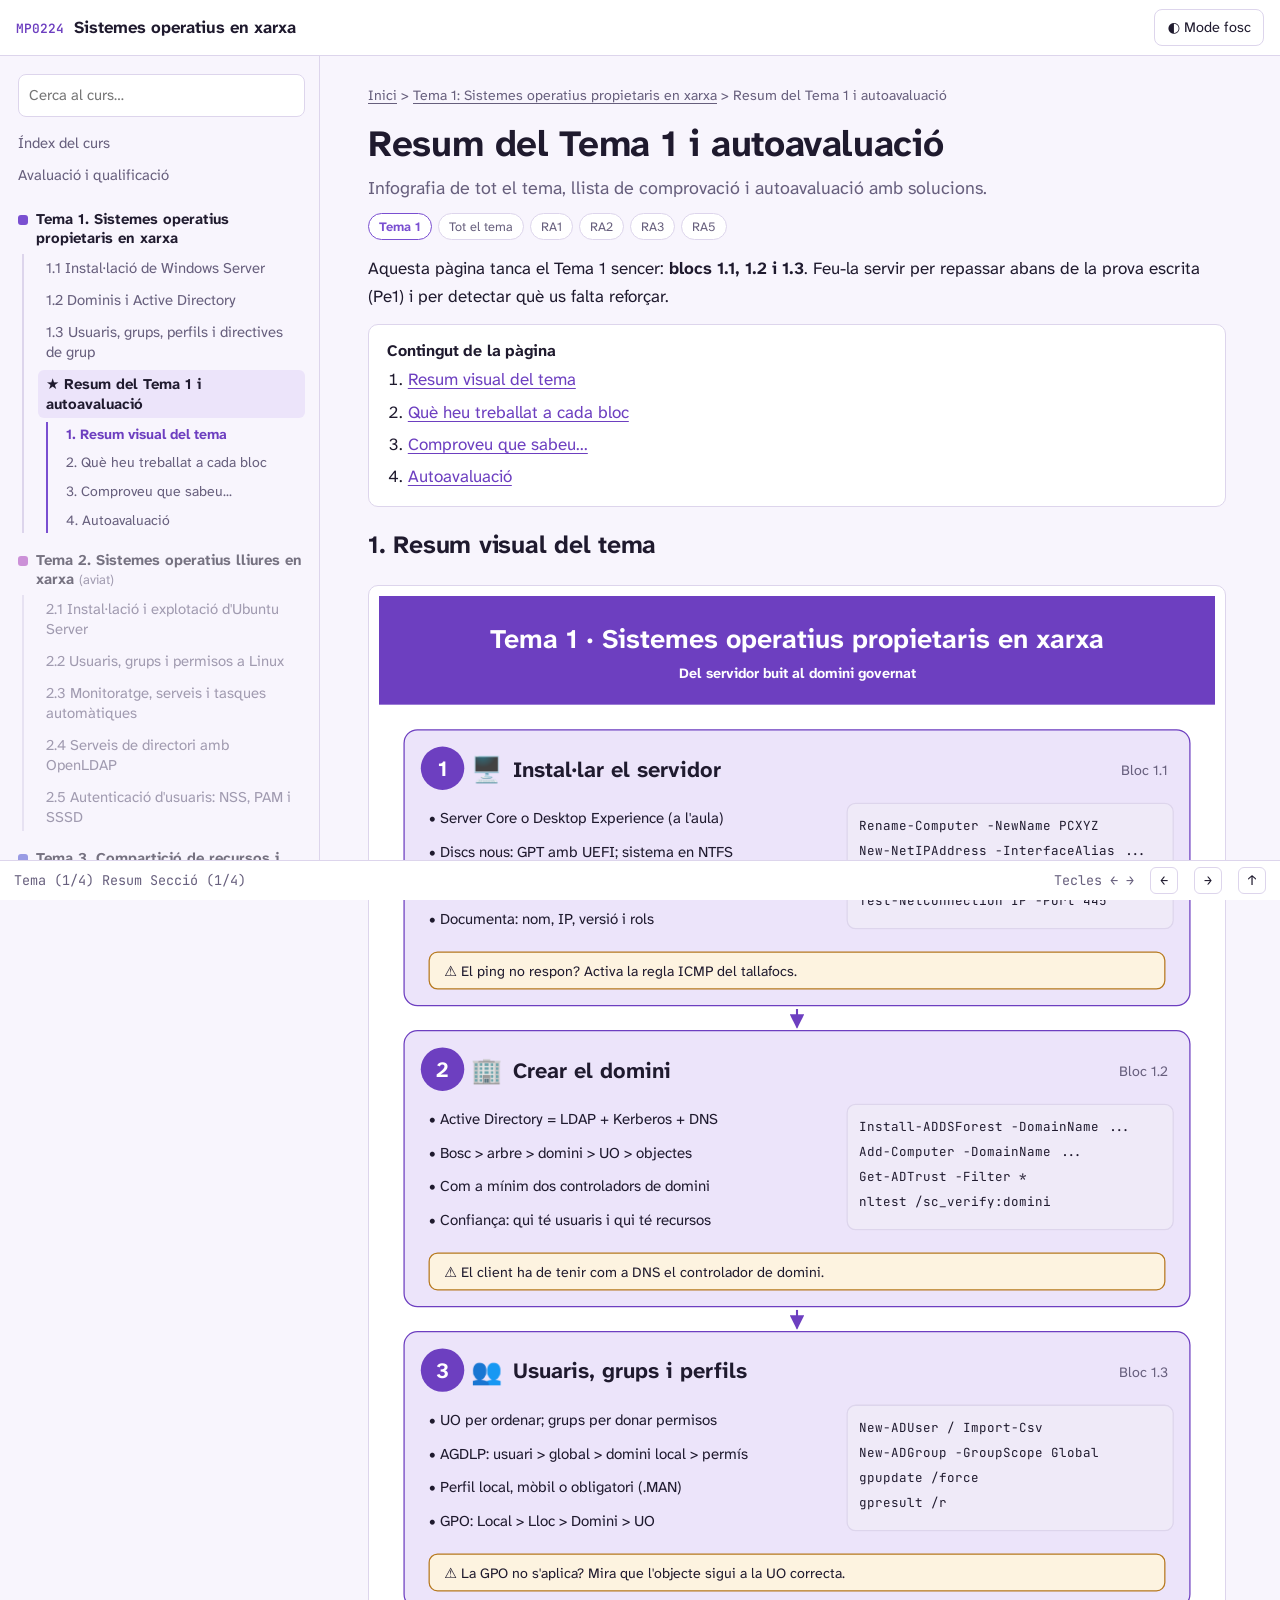
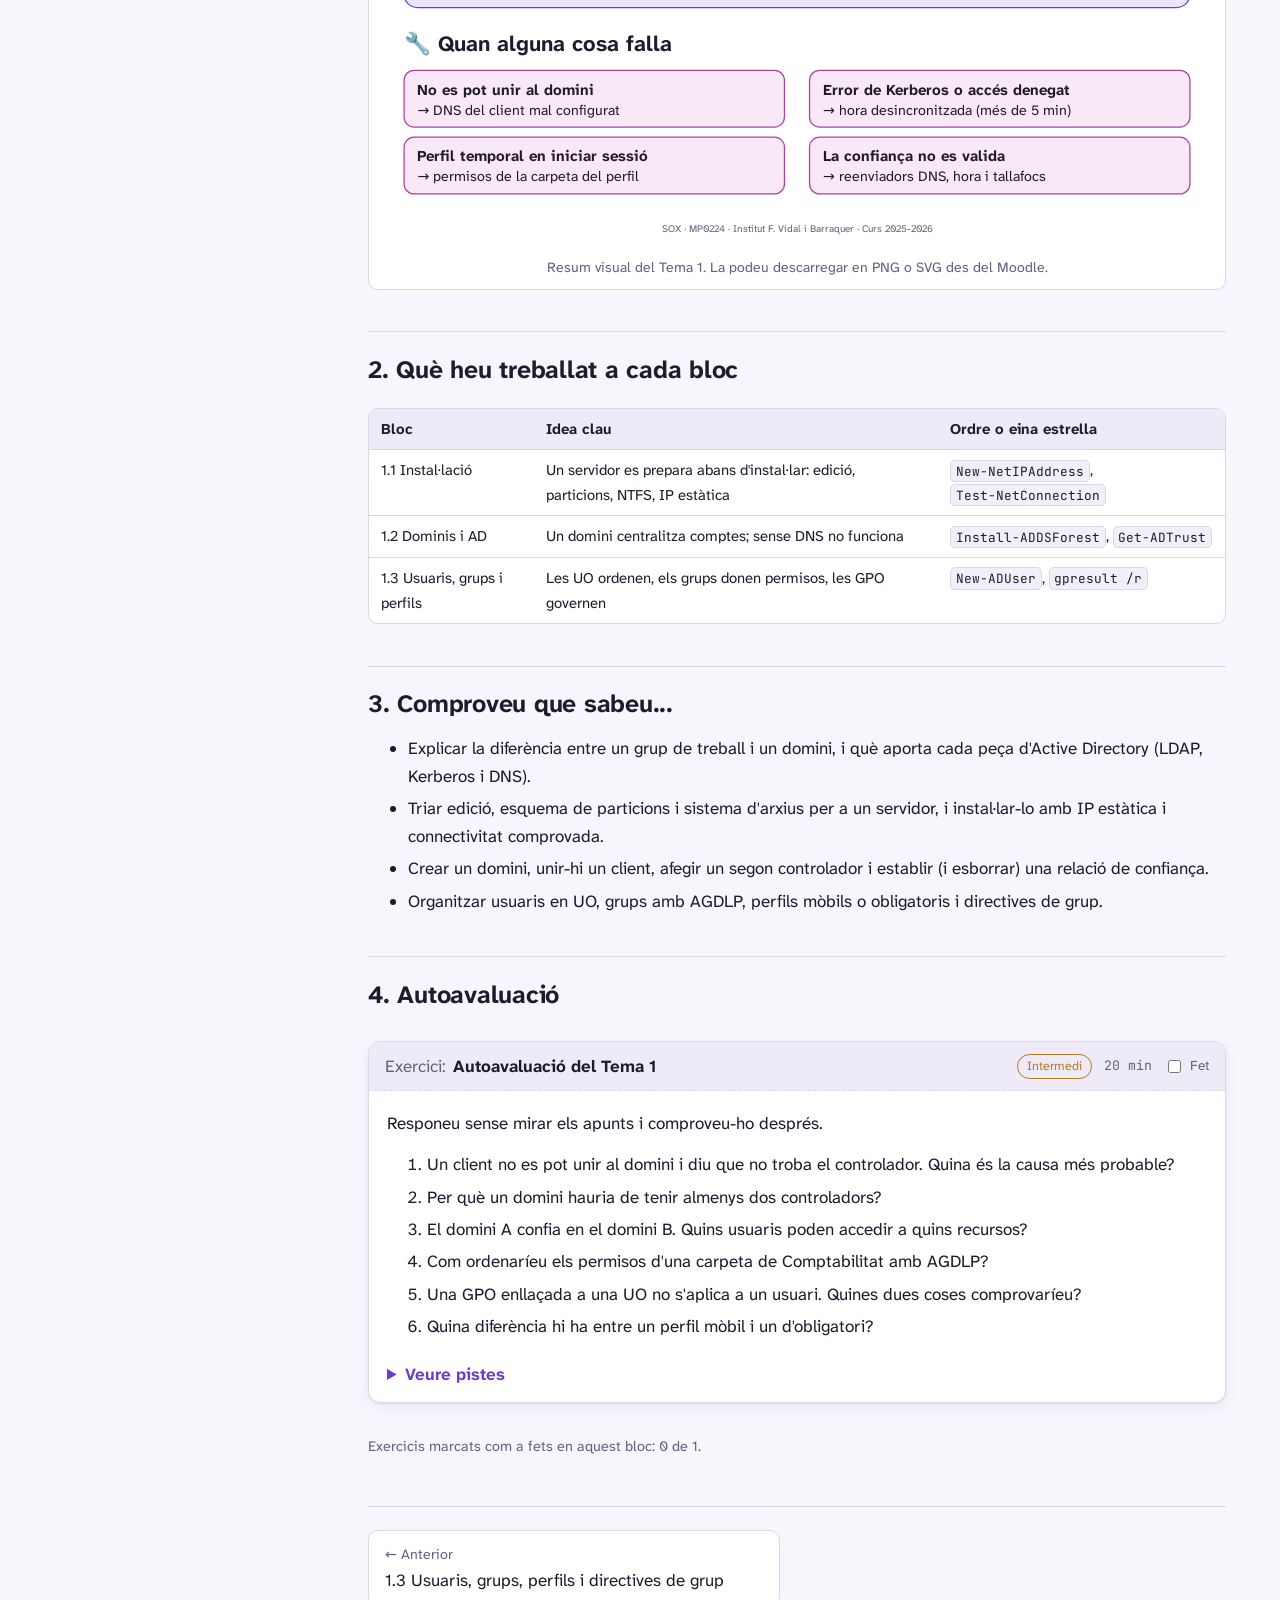
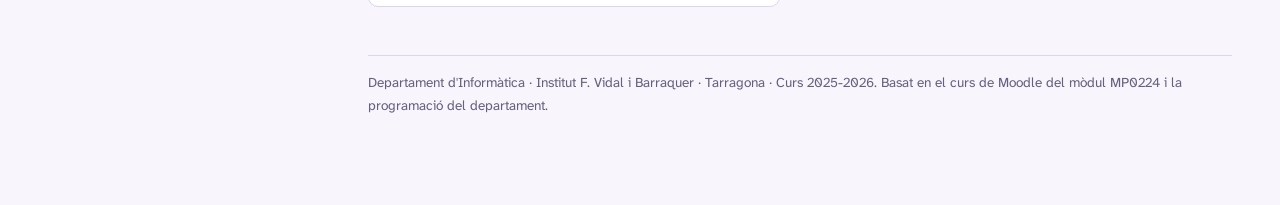
<file: tema-1/resum/index.html>
<!DOCTYPE html>
<html lang="ca">
<head>
<meta charset="utf-8">
<meta name="viewport" content="width=device-width, initial-scale=1, viewport-fit=cover">
<title>Resum del Tema 1 i autoavaluació | Sistemes operatius en xarxa</title>
<meta name="description" content="Materials del mòdul MP0224 - Sistemes operatius en xarxa (CFGM Sistemes microinformàtics i xarxes)">
<link rel="icon" href="data:image/svg+xml,%3Csvg xmlns='http://www.w3.org/2000/svg' viewBox='0 0 100 100'%3E%3Ctext y='.9em' font-size='90'%3E%F0%9F%96%A5%3C/text%3E%3C/svg%3E">
<link rel="preconnect" href="https://fonts.googleapis.com"><link rel="preconnect" href="https://fonts.gstatic.com" crossorigin><link href="https://fonts.googleapis.com/css2?family=Atkinson+Hyperlegible+Next:ital,wght@0,400;0,700;1,400&family=JetBrains+Mono:wght@400;600&display=swap" rel="stylesheet">
<link rel="stylesheet" href="../../assets/style.css">

</head>
<body data-mode="multi" data-root="../../">
<a class="skip" href="#main-content">Salta al contingut principal</a>
<header class="site-header">
  <button id="navToggle" class="btn" aria-expanded="false" aria-controls="sidebar">☰ <span class="lbl">Navegació</span></button>
  <a class="brand" href="../../"><span class="code">MP0224</span><span class="name">Sistemes operatius en xarxa</span></a>
  <div class="header-actions"><button id="themeToggle" class="btn" aria-pressed="false">◐ <span class="lbl">Mode fosc</span></button></div>
</header>
<div class="layout">
<aside class="sidebar" id="sidebar" aria-label="Navegació del curs">
<div class="search-wrap"><input id="search" class="search" type="search" placeholder="Cerca al curs…" aria-label="Cerca al curs" autocomplete="off"><ul id="searchResults" class="search-results"></ul></div>
<div class="nav-extra" style="border:0;margin-top:10px;padding-top:0"><a data-page="index" href="../../">Índex del curs</a><a data-page="avaluacio" href="../../avaluacio/">Avaluació i qualificació</a></div>
<div class="nav-unit" style="--u:#7a4fd1"><a data-page="tema-1" href="../../tema-1/"><span class="dot"></span><span>Tema 1. Sistemes operatius propietaris en xarxa</span></a><ul>
<li class=""><a data-page="tema-1/bloc-1" href="../../tema-1/bloc-1/">1.1 Instal·lació de Windows Server</a><ul class="nav-toc">
<li><a data-sec="seccio-1" href="../../tema-1/bloc-1/#seccio-1">1. Sistemes operatius en xarxa</a></li>
<li><a data-sec="seccio-2" href="../../tema-1/bloc-1/#seccio-2">2. Windows Server: versions i edicions</a></li>
<li><a data-sec="seccio-3" href="../../tema-1/bloc-1/#seccio-3">3. Particions, sistemes d&#x27;arxius i arrencada</a></li>
<li><a data-sec="seccio-4" href="../../tema-1/bloc-1/#seccio-4">4. Preparar la instal·lació</a></li>
<li><a data-sec="seccio-5" href="../../tema-1/bloc-1/#seccio-5">5. Instal·lació pas a pas amb VirtualBox</a></li>
<li><a data-sec="seccio-6" href="../../tema-1/bloc-1/#seccio-6">6. Configuració inicial, connectivitat i documentació</a></li>
</ul></li>
<li class=""><a data-page="tema-1/bloc-2" href="../../tema-1/bloc-2/">1.2 Dominis i Active Directory</a><ul class="nav-toc">
<li><a data-sec="seccio-1" href="../../tema-1/bloc-2/#seccio-1">1. Del grup de treball al domini</a></li>
<li><a data-sec="seccio-2" href="../../tema-1/bloc-2/#seccio-2">2. Estructura lògica: domini, arbre, bosc i UO</a></li>
<li><a data-sec="seccio-3" href="../../tema-1/bloc-2/#seccio-3">3. Estructura física: controladors, llocs i rols</a></li>
<li><a data-sec="seccio-4" href="../../tema-1/bloc-2/#seccio-4">4. Crear un domini</a></li>
<li><a data-sec="seccio-5" href="../../tema-1/bloc-2/#seccio-5">5. Afegir un client al domini</a></li>
<li><a data-sec="seccio-6" href="../../tema-1/bloc-2/#seccio-6">6. Segon controlador, despromoció i relacions de confiança</a></li>
</ul></li>
<li class=""><a data-page="tema-1/bloc-3" href="../../tema-1/bloc-3/">1.3 Usuaris, grups, perfils i directives de grup</a><ul class="nav-toc">
<li><a data-sec="seccio-1" href="../../tema-1/bloc-3/#seccio-1">1. Comptes i identitats predeterminades</a></li>
<li><a data-sec="seccio-2" href="../../tema-1/bloc-3/#seccio-2">2. Unitats organitzatives, usuaris i plantilles</a></li>
<li><a data-sec="seccio-3" href="../../tema-1/bloc-3/#seccio-3">3. Grups</a></li>
<li><a data-sec="seccio-4" href="../../tema-1/bloc-3/#seccio-4">4. Perfils d&#x27;usuari</a></li>
<li><a data-sec="seccio-5" href="../../tema-1/bloc-3/#seccio-5">5. Directives de grup (GPO)</a></li>
</ul></li>
<li class="is-current"><a data-page="tema-1/resum" href="../../tema-1/resum/" aria-current="page">★ Resum del Tema 1 i autoavaluació</a><ul class="nav-toc">
<li><a data-sec="seccio-1" href="../../tema-1/resum/#seccio-1">1. Resum visual del tema</a></li>
<li><a data-sec="seccio-2" href="../../tema-1/resum/#seccio-2">2. Què heu treballat a cada bloc</a></li>
<li><a data-sec="seccio-3" href="../../tema-1/resum/#seccio-3">3. Comproveu que sabeu...</a></li>
<li><a data-sec="seccio-4" href="../../tema-1/resum/#seccio-4">4. Autoavaluació</a></li>
</ul></li>
</ul></div>
<div class="nav-unit soon" style="--u:#b04fc0"><span class="uname"><span class="dot"></span><span>Tema 2. Sistemes operatius lliures en xarxa <em>(aviat)</em></span></span><ul><li><span class="soon-item">2.1 Instal·lació i explotació d&#x27;Ubuntu Server</span></li><li><span class="soon-item">2.2 Usuaris, grups i permisos a Linux</span></li><li><span class="soon-item">2.3 Monitoratge, serveis i tasques automàtiques</span></li><li><span class="soon-item">2.4 Serveis de directori amb OpenLDAP</span></li><li><span class="soon-item">2.5 Autenticació d&#x27;usuaris: NSS, PAM i SSSD</span></li></ul></div>
<div class="nav-unit soon" style="--u:#5a5fd4"><span class="uname"><span class="dot"></span><span>Tema 3. Compartició de recursos i seguretat <em>(aviat)</em></span></span><ul><li><span class="soon-item">3.1 Carpetes compartides i permisos a Windows Server</span></li><li><span class="soon-item">3.2 Impressores, còpies i auditoria a Windows Server</span></li><li><span class="soon-item">3.3 Compartir recursos a Linux: NFS, CUPS i còpies</span></li></ul></div>
<div class="nav-unit soon" style="--u:#c0489f"><span class="uname"><span class="dot"></span><span>Tema 4. Integració de sistemes operatius lliures i propietaris <em>(aviat)</em></span></span><ul><li><span class="soon-item">4.1 Xarxes mixtes: Linux i Windows en un domini</span></li><li><span class="soon-item">4.2 Samba: fitxers i impressores entre Linux i Windows</span></li><li><span class="soon-item">4.3 Zentyal: un servidor de xarxa integrat</span></li></ul></div>
<div class="nav-extra"><span style="font-size:.82rem;color:var(--muted)">Departament d'Informàtica<br>Institut F. Vidal i Barraquer · Tarragona<br>Curs 2025-2026 · v1.0</span></div>
</aside>
<main id="main-content">
<div class="page" data-page="tema-1/resum" data-title="Resum del Tema 1 i autoavaluació | Sistemes operatius en xarxa" data-unit="1" data-bloc="" data-kind="resum" data-nunits="4" data-nblocs="3"><div class="content"><nav class="crumbs" aria-label="Ruta"><a data-page="index" href="../../">Inici</a> &gt; <a data-page="tema-1" href="../../tema-1/">Tema 1: Sistemes operatius propietaris en xarxa</a> &gt; Resum del Tema 1 i autoavaluació</nav><header class="block-head" style="--u:#7a4fd1"><h1>Resum del Tema 1 i autoavaluació</h1><p class="lead">Infografia de tot el tema, llista de comprovació i autoavaluació amb solucions.</p><div class="chips"><span class="chip unit">Tema 1</span><span class="chip">Tot el tema</span><span class="chip">RA1</span><span class="chip">RA2</span><span class="chip">RA3</span><span class="chip">RA5</span></div></header><div class="intro"><p>Aquesta pàgina tanca el Tema 1 sencer: <strong>blocs 1.1, 1.2 i 1.3</strong>. Feu-la servir per repassar abans de la prova escrita (Pe1) i per detectar què us falta reforçar.</p></div><nav class="toc-inline" aria-label="Contingut de la pàgina"><h2>Contingut de la pàgina</h2><ol><li><a href="../../tema-1/resum/#seccio-1">Resum visual del tema</a></li><li><a href="../../tema-1/resum/#seccio-2">Què heu treballat a cada bloc</a></li><li><a href="../../tema-1/resum/#seccio-3">Comproveu que sabeu...</a></li><li><a href="../../tema-1/resum/#seccio-4">Autoavaluació</a></li></ol></nav><section class="sec" id="seccio-1"><h2>1. Resum visual del tema</h2><figure class="diagram"><svg viewBox="0 0 1000 1500" role="img" aria-label="Resum visual del Tema 1: instal·lar el servidor, crear el domini, usuaris grups i perfils, i errors típics"><defs><marker id="mfin" viewBox="0 0 10 10" refX="9" refY="5" markerWidth="7" markerHeight="7" orient="auto"><path class="ar2" d="M0 0L10 5L0 10z"/></marker></defs>
<rect class="ac" x="0" y="0" width="1000" height="130"/>
<text class="on hd" x="500" y="62" text-anchor="middle">Tema 1 · Sistemes operatius propietaris en xarxa</text>
<text class="on t3" x="500" y="98" text-anchor="middle">Del servidor buit al domini governat</text>
<rect class="hi" x="30" y="160" width="940" height="330" rx="16"/>
<circle class="ac" cx="76" cy="206" r="26"/><text class="on t2" x="76" y="215" text-anchor="middle">1</text>
<text class="ic" x="128" y="218" text-anchor="middle">🖥️</text><text class="t2" x="160" y="216">Instal·lar el servidor</text>
<text class="sm t3" x="944" y="214" text-anchor="end">Bloc 1.1</text>
<text class="t1" x="60" y="272">• Server Core o Desktop Experience (a l&#x27;aula)</text>
<text class="t1" x="60" y="312">• Discs nous: GPT amb UEFI; sistema en NTFS</text>
<text class="t1" x="60" y="352">• IP estàtica i nom d&#x27;equip abans de res</text>
<text class="t1" x="60" y="392">• Documenta: nom, IP, versió i rols</text>
<rect class="box" x="560" y="248" width="390" height="150" rx="10"/>
<text class="cmd" x="574" y="280">Rename-Computer -NewName PCXYZ</text>
<text class="cmd" x="574" y="310">New-NetIPAddress -InterfaceAlias ...</text>
<text class="cmd" x="574" y="340">Enable-NetFirewallRule (ICMP)</text>
<text class="cmd" x="574" y="370">Test-NetConnection IP -Port 445</text>
<rect class="wr" x="60" y="426" width="880" height="44" rx="10"/><text class="t3" x="78" y="455">⚠️ El ping no respon? Activa la regla ICMP del tallafocs.</text>
<path class="ln2" d="M500 494 L500 516" marker-end="url(#mfin)"/>
<rect class="hi" x="30" y="520" width="940" height="330" rx="16"/>
<circle class="ac" cx="76" cy="566" r="26"/><text class="on t2" x="76" y="575" text-anchor="middle">2</text>
<text class="ic" x="128" y="578" text-anchor="middle">🏢</text><text class="t2" x="160" y="576">Crear el domini</text>
<text class="sm t3" x="944" y="574" text-anchor="end">Bloc 1.2</text>
<text class="t1" x="60" y="632">• Active Directory = LDAP + Kerberos + DNS</text>
<text class="t1" x="60" y="672">• Bosc &gt; arbre &gt; domini &gt; UO &gt; objectes</text>
<text class="t1" x="60" y="712">• Com a mínim dos controladors de domini</text>
<text class="t1" x="60" y="752">• Confiança: qui té usuaris i qui té recursos</text>
<rect class="box" x="560" y="608" width="390" height="150" rx="10"/>
<text class="cmd" x="574" y="640">Install-ADDSForest -DomainName ...</text>
<text class="cmd" x="574" y="670">Add-Computer -DomainName ...</text>
<text class="cmd" x="574" y="700">Get-ADTrust -Filter *</text>
<text class="cmd" x="574" y="730">nltest /sc_verify:domini</text>
<rect class="wr" x="60" y="786" width="880" height="44" rx="10"/><text class="t3" x="78" y="815">⚠️ El client ha de tenir com a DNS el controlador de domini.</text>
<path class="ln2" d="M500 854 L500 876" marker-end="url(#mfin)"/>
<rect class="hi" x="30" y="880" width="940" height="330" rx="16"/>
<circle class="ac" cx="76" cy="926" r="26"/><text class="on t2" x="76" y="935" text-anchor="middle">3</text>
<text class="ic" x="128" y="938" text-anchor="middle">👥</text><text class="t2" x="160" y="936">Usuaris, grups i perfils</text>
<text class="sm t3" x="944" y="934" text-anchor="end">Bloc 1.3</text>
<text class="t1" x="60" y="992">• UO per ordenar; grups per donar permisos</text>
<text class="t1" x="60" y="1032">• AGDLP: usuari &gt; global &gt; domini local &gt; permís</text>
<text class="t1" x="60" y="1072">• Perfil local, mòbil o obligatori (.MAN)</text>
<text class="t1" x="60" y="1112">• GPO: Local &gt; Lloc &gt; Domini &gt; UO</text>
<rect class="box" x="560" y="968" width="390" height="150" rx="10"/>
<text class="cmd" x="574" y="1000">New-ADUser / Import-Csv</text>
<text class="cmd" x="574" y="1030">New-ADGroup -GroupScope Global</text>
<text class="cmd" x="574" y="1060">gpupdate /force</text>
<text class="cmd" x="574" y="1090">gpresult /r</text>
<rect class="wr" x="60" y="1146" width="880" height="44" rx="10"/><text class="t3" x="78" y="1175">⚠️ La GPO no s&#x27;aplica? Mira que l&#x27;objecte sigui a la UO correcta.</text>
<text class="t2" x="30" y="1262">🔧 Quan alguna cosa falla</text>
<rect class="nw" x="30" y="1285" width="455" height="68" rx="12"/><text class="b t1" x="46" y="1314">No es pot unir al domini</text><text class="t3" x="46" y="1338">→ DNS del client mal configurat</text>
<rect class="nw" x="515" y="1285" width="455" height="68" rx="12"/><text class="b t1" x="531" y="1314">Error de Kerberos o accés denegat</text><text class="t3" x="531" y="1338">→ hora desincronitzada (més de 5 min)</text>
<rect class="nw" x="30" y="1365" width="455" height="68" rx="12"/><text class="b t1" x="46" y="1394">Perfil temporal en iniciar sessió</text><text class="t3" x="46" y="1418">→ permisos de la carpeta del perfil</text>
<rect class="nw" x="515" y="1365" width="455" height="68" rx="12"/><text class="b t1" x="531" y="1394">La confiança no es valida</text><text class="t3" x="531" y="1418">→ reenviadors DNS, hora i tallafocs</text>
<text class="sm" x="500" y="1478" text-anchor="middle">SOX · MP0224 · Institut F. Vidal i Barraquer · Curs 2025-2026</text>
</svg><figcaption>Resum visual del Tema 1. La podeu descarregar en PNG o SVG des del Moodle.</figcaption></figure></section><section class="sec" id="seccio-2"><h2>2. Què heu treballat a cada bloc</h2><div class="table-wrap"><table>
<thead>
<tr>
<th>Bloc</th>
<th>Idea clau</th>
<th>Ordre o eina estrella</th>
</tr>
</thead>
<tbody>
<tr>
<td>1.1 Instal·lació</td>
<td>Un servidor es prepara abans d'instal·lar: edició, particions, NTFS, IP estàtica</td>
<td><code>New-NetIPAddress</code>, <code>Test-NetConnection</code></td>
</tr>
<tr>
<td>1.2 Dominis i AD</td>
<td>Un domini centralitza comptes; sense DNS no funciona</td>
<td><code>Install-ADDSForest</code>, <code>Get-ADTrust</code></td>
</tr>
<tr>
<td>1.3 Usuaris, grups i perfils</td>
<td>Les UO ordenen, els grups donen permisos, les GPO governen</td>
<td><code>New-ADUser</code>, <code>gpresult /r</code></td>
</tr>
</tbody>
</table></div></section><section class="sec" id="seccio-3"><h2>3. Comproveu que sabeu...</h2><ul>
<li>Explicar la diferència entre un grup de treball i un domini, i què aporta cada peça d'Active Directory (LDAP, Kerberos i DNS).</li>
<li>Triar edició, esquema de particions i sistema d'arxius per a un servidor, i instal·lar-lo amb IP estàtica i connectivitat comprovada.</li>
<li>Crear un domini, unir-hi un client, afegir un segon controlador i establir (i esborrar) una relació de confiança.</li>
<li>Organitzar usuaris en UO, grups amb AGDLP, perfils mòbils o obligatoris i directives de grup.</li>
</ul></section><section class="sec" id="seccio-4"><h2>4. Autoavaluació</h2>
<div class="exercise" data-id="tema-1/resum#1"><header><div class="ex-title"><span>Exercici:</span>Autoavaluació del Tema 1</div><span class="lvl Intermedi">Intermedi</span><span class="time">20 min</span><label class="done"><input type="checkbox"> Fet</label></header><div class="ex-body"><p>Responeu sense mirar els apunts i comproveu-ho després.</p>
<ol>
<li>Un client no es pot unir al domini i diu que no troba el controlador. Quina és la causa més probable?</li>
<li>Per què un domini hauria de tenir almenys dos controladors?</li>
<li>El domini A confia en el domini B. Quins usuaris poden accedir a quins recursos?</li>
<li>Com ordenaríeu els permisos d'una carpeta de Comptabilitat amb AGDLP?</li>
<li>Una GPO enllaçada a una UO no s'aplica a un usuari. Quines dues coses comprovaríeu?</li>
<li>Quina diferència hi ha entre un perfil mòbil i un d'obligatori?</li>
</ol></div><details><summary>Veure pistes</summary><ol>
<li>El DNS del client no apunta al controlador de domini.</li>
<li>Perquè, si el primer cau, el segon continua autenticant i la informació no es perd.</li>
<li>Els usuaris de B poden accedir als recursos d'A (la confiança i l'accés van en sentits contraris).</li>
<li>Usuaris → grup global del departament → grup de domini local del recurs → permís sobre la carpeta.</li>
<li>Que l'usuari és realment a aquella UO i el resultat real amb <code>gpresult /r</code> (després d'un <code>gpupdate /force</code>).</li>
<li>El mòbil guarda els canvis i segueix l'usuari; l'obligatori és de només lectura i descarta els canvis en sortir.</li>
</ol></details></div>
</section><p class="ex-progress"></p><div class="pager"><a class="prev" rel="prev" href="../../tema-1/bloc-3/"><small>← Anterior</small>1.3 Usuaris, grups, perfils i directives de grup</a><span></span></div></div></div>
<footer class="site-footer">Departament d'Informàtica · Institut F. Vidal i Barraquer · Tarragona · Curs 2025-2026. Basat en el curs de Moodle del mòdul MP0224 i la programació del departament.</footer>
</main>
</div>
<div class="status" role="status">
  <span id="statusText">Curs SOX</span><span class="grow"></span>
  <span class="hint">Tecles ← →</span>
  <button id="goPrev" type="button" aria-label="Bloc anterior">←</button><button id="goNext" type="button" aria-label="Bloc següent">→</button><button id="goTop" type="button" aria-label="Torna a dalt">↑</button>
</div>
<script src="../../assets/search-index.js"></script><script src="../../assets/app.js"></script>
</body>
</html>
</file>
<file: assets/style.css>
:root {
  --bg: #f8f5fd; --surface: #ffffff; --surface-2: #efeaf8; --ink: #1f1a2e; --muted: #675f7d;
  --line: #ddd5ec; --accent: #6d3fc0; --accent-ink: #ffffff; --accent-soft: #ece4fa;
  --code-bg: #f3effa; --code-ink: #241c38; --focus: #6d3fc0;
  --c-def: #5a5fd4; --c-imp: #b7791f; --c-inf: #8a52c9; --c-ok: #1c8a5a; --c-bad: #c0392b; --c-new: #b0409f;
  --c-def-bg: #ecedfb; --c-imp-bg: #fdf3e0; --c-inf-bg: #f0e8fa; --c-ok-bg: #e4f5ec; --c-bad-bg: #fdeceb; --c-new-bg: #f9e8f5;
  --t-kw: #9b2fae; --t-str: #0b7a45; --t-com: #7a7194; --t-num: #b45309; --t-fn: #5a4fd0; --t-tag: #6d3fc0;
  --shadow: 0 1px 2px rgba(40,20,80,.07), 0 4px 14px rgba(40,20,80,.06);
  --font: "Atkinson Hyperlegible Next", "Atkinson Hyperlegible", system-ui, -apple-system, "Segoe UI", Roboto, "Helvetica Neue", Arial, sans-serif;
  --mono: "JetBrains Mono", ui-monospace, "Cascadia Code", "SF Mono", Menlo, Consolas, monospace;
  --nav-w: 320px; --status-h: 40px; --head-h: 56px;
}
@media (prefers-color-scheme: dark) {
  :root:not([data-theme="light"]) {
    --bg: #15111f; --surface: #1d1829; --surface-2: #272037; --ink: #ece7f6; --muted: #a69cbd;
    --line: #342c48; --accent: #b794f4; --accent-ink: #1a0f2e; --accent-soft: #2c2145;
    --code-bg: #171220; --code-ink: #e6e0f2; --focus: #b794f4;
    --c-def: #9ea3f5; --c-imp: #e6b04f; --c-inf: #c3a0f2; --c-ok: #5fd39b; --c-bad: #f28b7f; --c-new: #f08ad8;
    --c-def-bg: #1e2040; --c-imp-bg: #33270f; --c-inf-bg: #2a1f40; --c-ok-bg: #11301f; --c-bad-bg: #3a1a17; --c-new-bg: #3a1c36;
    --t-kw: #f08ad0; --t-str: #7fdc9f; --t-com: #8a80a3; --t-num: #f2b46b; --t-fn: #a9a5ff; --t-tag: #c3a0f2;
    --shadow: 0 1px 2px rgba(0,0,0,.4), 0 4px 14px rgba(0,0,0,.25);
  }
}
:root[data-theme="dark"] {
  --bg: #15111f; --surface: #1d1829; --surface-2: #272037; --ink: #ece7f6; --muted: #a69cbd;
  --line: #342c48; --accent: #b794f4; --accent-ink: #1a0f2e; --accent-soft: #2c2145;
  --code-bg: #171220; --code-ink: #e6e0f2; --focus: #b794f4;
  --c-def: #9ea3f5; --c-imp: #e6b04f; --c-inf: #c3a0f2; --c-ok: #5fd39b; --c-bad: #f28b7f; --c-new: #f08ad8;
  --c-def-bg: #1e2040; --c-imp-bg: #33270f; --c-inf-bg: #2a1f40; --c-ok-bg: #11301f; --c-bad-bg: #3a1a17; --c-new-bg: #3a1c36;
  --t-kw: #f08ad0; --t-str: #7fdc9f; --t-com: #8a80a3; --t-num: #f2b46b; --t-fn: #a9a5ff; --t-tag: #c3a0f2;
  --shadow: 0 1px 2px rgba(0,0,0,.4), 0 4px 14px rgba(0,0,0,.25);
}
*, *::before, *::after { box-sizing: border-box; }
html { scroll-behavior: smooth; scroll-padding-top: calc(var(--head-h) + 16px + env(safe-area-inset-top, 0px)); -webkit-text-size-adjust: 100%; }
@media (prefers-reduced-motion: reduce) { html { scroll-behavior: auto; } * { animation: none !important; transition: none !important; } }
body { margin: 0; background: var(--bg); color: var(--ink); font-family: var(--font); font-size: 17px; line-height: 1.65;
  padding-bottom: calc(var(--status-h) + env(safe-area-inset-bottom, 0px)); }
a { color: var(--accent); text-underline-offset: 3px; }
a:hover { text-decoration-thickness: 2px; }
:focus-visible { outline: 3px solid var(--focus); outline-offset: 2px; border-radius: 4px; }
.skip { position: absolute; left: -999px; top: 8px; background: var(--accent); color: var(--accent-ink); padding: 8px 14px; border-radius: 6px; z-index: 100; }
.skip:focus { left: 8px; }

/* ---------- capçalera ---------- */
.site-header { position: sticky; top: 0; z-index: 40; height: calc(var(--head-h) + env(safe-area-inset-top, 0px)); padding-top: env(safe-area-inset-top, 0px);
  background: var(--surface); border-bottom: 1px solid var(--line); display: flex; align-items: center; gap: 12px; padding-left: 16px; padding-right: 16px; }
.brand { display: flex; align-items: baseline; gap: 10px; text-decoration: none; color: var(--ink); font-weight: 700; min-width: 0; }
.brand .code { font-family: var(--mono); font-size: .8rem; color: var(--accent); font-weight: 600; white-space: nowrap; }
.brand .name { overflow: hidden; text-overflow: ellipsis; white-space: nowrap; font-size: 1.05rem; }
.header-actions { margin-left: auto; display: flex; gap: 8px; }
.btn { font: inherit; font-size: .9rem; border: 1px solid var(--line); background: var(--surface); color: var(--ink); padding: 6px 12px; border-radius: 8px; cursor: pointer; }
.btn:hover { border-color: var(--accent); color: var(--accent); }
.btn[aria-pressed="true"], .btn[aria-expanded="true"] { background: var(--accent-soft); border-color: var(--accent); }
#navToggle { display: none; }

/* ---------- maquetació ---------- */
.layout { display: grid; grid-template-columns: var(--nav-w) minmax(0, 1fr); max-width: 1400px; margin: 0 auto; }
.sidebar { position: sticky; top: calc(var(--head-h) + env(safe-area-inset-top, 0px)); align-self: start;
  height: calc(100vh - var(--head-h) - var(--status-h) - env(safe-area-inset-top, 0px)); overflow-y: auto; padding: 18px 14px 24px 18px;
  border-right: 1px solid var(--line); font-size: .93rem; }
.search { width: 100%; font: inherit; padding: 8px 10px; border: 1px solid var(--line); border-radius: 8px; background: var(--surface); color: var(--ink); }
.search-results { list-style: none; margin: 6px 0 0; padding: 0; }
.search-results a { display: block; padding: 6px 8px; border-radius: 6px; text-decoration: none; color: var(--ink); }
.search-results a:hover, .search-results a:focus { background: var(--accent-soft); }
.search-results small { display: block; color: var(--muted); }
.nav-unit { margin-top: 18px; }
.nav-unit > a { display: flex; gap: 8px; align-items: baseline; font-weight: 700; text-decoration: none; color: var(--ink); line-height: 1.3; }
.nav-unit > a .dot { flex: none; width: 10px; height: 10px; border-radius: 3px; background: var(--u); transform: translateY(1px); }
.nav-unit ul { list-style: none; margin: 6px 0 0 4px; padding: 0 0 0 14px; border-left: 2px solid var(--line); }
.nav-unit li a { display: block; padding: 4px 8px; margin: 1px 0; color: var(--muted); text-decoration: none; border-radius: 6px; line-height: 1.35; }
.nav-unit li a:hover { color: var(--ink); background: var(--surface-2); }
.nav-unit li a[aria-current="page"] { color: var(--ink); font-weight: 700; background: var(--accent-soft); }
.nav-toc { list-style: none; margin: 2px 0 6px 8px !important; padding: 0 0 0 10px !important; border-left: 2px solid var(--u) !important; display: none; }
li.is-current > .nav-toc { display: block; }
.nav-toc a { padding: 3px 8px !important; font-size: .88rem; }
.nav-toc a.on { color: var(--accent) !important; font-weight: 700; }
.nav-extra { margin-top: 18px; padding-top: 12px; border-top: 1px solid var(--line); }
.nav-extra a { display: block; padding: 4px 0; color: var(--muted); text-decoration: none; }
.nav-extra a:hover { color: var(--accent); }

main { padding: 28px clamp(16px, 4vw, 48px) 48px; min-width: 0; }
.content { max-width: 78ch; }
.content.wide { max-width: 1000px; }
.crumbs { font-size: .88rem; color: var(--muted); margin-bottom: 14px; }
.crumbs a { color: var(--muted); }
.crumbs a:hover { color: var(--accent); }
h1, h2, h3, h4 { line-height: 1.25; letter-spacing: -.01em; }
h1 { font-size: clamp(1.7rem, 3.2vw, 2.3rem); margin: 0 0 6px; }
h2 { font-size: 1.55rem; margin: 2.6rem 0 .8rem; padding-top: 1.4rem; border-top: 1px solid var(--line); }
section.sec:first-of-type h2 { border-top: 0; padding-top: 0; margin-top: 1.4rem; }
h3 { font-size: 1.2rem; margin: 1.9rem 0 .5rem; }
h4 { font-size: 1.02rem; margin: 1.4rem 0 .3rem; }
p, ul, ol { margin: .8em 0; }
li { margin: .25em 0; }
li > ul, li > ol { margin: .3em 0; }
hr { border: 0; border-top: 1px solid var(--line); margin: 2rem 0; }
blockquote { margin: 1.1em 0; padding: .1em 1.1em; border-left: 4px solid var(--line); color: var(--muted); background: var(--surface-2); border-radius: 0 8px 8px 0; }
code { font-family: var(--mono); font-size: .86em; background: var(--code-bg); padding: .12em .38em; border-radius: 5px; border: 1px solid var(--line); overflow-wrap: anywhere; }
kbd { font-family: var(--mono); font-size: .82em; background: var(--surface); border: 1px solid var(--line); border-bottom-width: 2px; padding: .05em .4em; border-radius: 5px; }

/* ---------- capçalera de bloc ---------- */
.block-head { margin-bottom: 8px; }
.chips { display: flex; flex-wrap: wrap; gap: 6px; margin: 10px 0 0; }
.chip { font-size: .8rem; padding: 2px 10px; border-radius: 99px; border: 1px solid var(--line); background: var(--surface); color: var(--muted); }
.chip.unit { border-color: var(--u); color: var(--u); font-weight: 700; }
.lead { font-size: 1.12rem; color: var(--muted); margin: .4rem 0 0; }
details.ra-panel { margin: 18px 0 8px; background: var(--surface); border: 1px solid var(--line); border-radius: 10px; }
details.ra-panel summary { cursor: pointer; padding: 10px 14px; font-weight: 700; }
details.ra-panel .inner { padding: 0 16px 14px; font-size: .93rem; }
details.ra-panel h4 { margin: .8rem 0 .2rem; font-size: .95rem; }
details.ra-panel ul { margin: .2rem 0; padding-left: 1.2rem; }
details.ra-panel .num { font-family: var(--mono); color: var(--accent); margin-right: .4em; }
.toc-inline { background: var(--surface); border: 1px solid var(--line); border-radius: 10px; padding: 6px 18px 12px; margin: 14px 0; }
.toc-inline h2 { font-size: 1rem; border: 0; margin: 10px 0 4px; padding: 0; }
.toc-inline ol { margin: 0; padding-left: 1.3rem; }

/* ---------- caixes ---------- */
.callout { --cc: var(--c-inf); --cb: var(--c-inf-bg); margin: 1.4em 0; padding: 12px 16px 12px 16px; background: var(--cb); border-left: 5px solid var(--cc); border-radius: 0 10px 10px 0; }
.callout > .ctitle { font-weight: 700; color: var(--cc); margin: 0 0 2px; font-size: .95rem; }
.callout > :last-child { margin-bottom: 0; }
.callout > .ctitle + p { margin-top: .2em; }
.callout.definicio { --cc: var(--c-def); --cb: var(--c-def-bg); }
.callout.important { --cc: var(--c-imp); --cb: var(--c-imp-bg); }
.callout.informacio { --cc: var(--c-inf); --cb: var(--c-inf-bg); }
.callout.exit { --cc: var(--c-ok); --cb: var(--c-ok-bg); }
.callout.compte { --cc: var(--c-bad); --cb: var(--c-bad-bg); }
.callout.canvi { --cc: var(--c-new); --cb: var(--c-new-bg); border-left-style: double; border-left-width: 7px; }

/* ---------- exercicis ---------- */
.exercise { margin: 1.8em 0; background: var(--surface); border: 1px solid var(--line); border-radius: 12px; box-shadow: var(--shadow); overflow: hidden; }
.exercise > header { display: flex; align-items: center; flex-wrap: wrap; gap: 8px 12px; padding: 10px 16px; background: var(--surface-2); border-bottom: 1px dashed var(--line); }
.exercise .ex-title { font-weight: 700; flex: 1 1 240px; }
.exercise .ex-title span { color: var(--muted); font-weight: 400; margin-right: .4em; }
.lvl { font-size: .78rem; padding: 1px 9px; border-radius: 99px; border: 1px solid currentColor; }
.lvl.Bàsic { color: var(--c-ok); } .lvl.Intermedi { color: var(--c-imp); } .lvl.Avançat { color: var(--c-bad); }
.time { font-size: .82rem; color: var(--muted); font-family: var(--mono); }
.ex-body { padding: 4px 18px 6px; }
.ex-body > :first-child { margin-top: .8em; }
.exercise details { margin: 0 18px 14px; }
.exercise details summary { cursor: pointer; font-weight: 700; color: var(--accent); }
.exercise .done { display: flex; align-items: center; gap: 6px; font-size: .85rem; color: var(--muted); cursor: pointer; }
.exercise.is-done { border-color: var(--c-ok); }
.exercise.is-done .ex-title::after { content: " ✓"; color: var(--c-ok); }
.ex-progress { font-size: .9rem; color: var(--muted); margin: 2rem 0 0; }

/* ---------- codi ---------- */
figure.code { margin: 1.3em 0; border: 1px solid var(--line); border-radius: 10px; overflow: hidden; background: var(--code-bg); }
figure.code figcaption { display: flex; align-items: center; gap: 10px; padding: 5px 8px 5px 14px; font-size: .8rem; color: var(--muted); border-bottom: 1px solid var(--line); background: var(--surface-2); }
figure.code figcaption .lang { font-weight: 700; color: var(--accent); }
figure.code figcaption .copy { margin-left: auto; font: inherit; font-size: .78rem; border: 1px solid var(--line); background: var(--surface); color: var(--ink); border-radius: 6px; padding: 2px 10px; cursor: pointer; }
figure.code figcaption .copy:hover { border-color: var(--accent); color: var(--accent); }
figure.code pre { margin: 0; padding: 12px 16px; overflow-x: auto; font-family: var(--mono); font-size: .85rem; line-height: 1.55; color: var(--code-ink); tab-size: 4; }
figure.code pre code { background: none; border: 0; padding: 0; font-size: inherit; overflow-wrap: normal; }
.hl span[class^="k"], .hl .ow { color: var(--t-kw); }
.hl span[class^="s"], .hl .sb { color: var(--t-str); }
.hl span[class^="c"] { color: var(--t-com); font-style: italic; }
.hl span[class^="m"] { color: var(--t-num); }
.hl .nb, .hl .nf, .hl .nc, .hl .bp, .hl .fm { color: var(--t-fn); }
.hl .nt, .hl .na, .hl .nv, .hl .vi, .hl .vg { color: var(--t-tag); }
pre.mermaid { background: #fff; color: #222; border: 1px solid var(--line); border-radius: 10px; padding: 14px; overflow-x: auto; text-align: center; margin: 1.3em 0; font-family: var(--font); }

/* ---------- taules ---------- */
.table-wrap { overflow-x: auto; margin: 1.3em 0; border: 1px solid var(--line); border-radius: 10px; background: var(--surface); }
table { border-collapse: collapse; width: 100%; font-size: .93rem; }
th, td { padding: 8px 12px; text-align: left; vertical-align: top; border-bottom: 1px solid var(--line); }
th { background: var(--surface-2); font-weight: 700; white-space: nowrap; }
tr:last-child td { border-bottom: 0; }
td code { white-space: nowrap; }

/* ---------- portada i unitats ---------- */
.hero { padding: 8px 0 6px; }
.hero .kicker { font-family: var(--mono); color: var(--accent); font-size: .9rem; margin: 0; }
.hero h1 { font-size: clamp(2rem, 4.6vw, 3.1rem); margin: .1em 0 .2em; }
.hero .center { color: var(--muted); margin: 0; }
.hours-bar { display: flex; height: 44px; border-radius: 10px; overflow: hidden; margin: 22px 0 6px; box-shadow: var(--shadow); border: 1px solid var(--line); }
.hours-bar a { display: flex; align-items: center; justify-content: center; color: #fff; font-weight: 700; text-decoration: none; font-size: .9rem; min-width: 0; padding: 0 4px; white-space: nowrap; overflow: hidden; }
.hours-bar a:hover { filter: brightness(1.12); }
.hours-cap { font-size: .85rem; color: var(--muted); margin: 0 0 8px; }
.unit-card { margin: 26px 0; background: var(--surface); border: 1px solid var(--line); border-top: 5px solid var(--u); border-radius: 12px; box-shadow: var(--shadow); }
.unit-card > header { padding: 16px 20px 6px; }
.unit-card h2 { margin: 0; padding: 0; border: 0; font-size: 1.35rem; }
.unit-card h2 a { color: var(--ink); text-decoration: none; }
.unit-card h2 a:hover { color: var(--accent); }
.unit-card .meta { font-size: .85rem; color: var(--muted); margin: 2px 0 0; }
.unit-card p.intro { margin: .4em 0 .6em; }
.block-list { list-style: none; margin: 0; padding: 0 8px 10px; }
.block-list li { margin: 0; }
.block-list a { display: grid; grid-template-columns: 3.2rem 1fr auto; gap: 4px 10px; padding: 9px 12px; border-radius: 8px; text-decoration: none; color: var(--ink); }
.block-list a:hover { background: var(--surface-2); }
.block-list .num { font-family: var(--mono); font-weight: 700; color: var(--u); }
.block-list .bt { font-weight: 700; }
.block-list .bd { grid-column: 2 / 3; color: var(--muted); font-size: .9rem; line-height: 1.45; }
.block-list .bh { grid-row: 1; grid-column: 3; font-family: var(--mono); font-size: .82rem; color: var(--muted); }
.callout-row { display: grid; grid-template-columns: repeat(auto-fit, minmax(230px, 1fr)); gap: 14px; margin: 20px 0; }
.mini { background: var(--surface); border: 1px solid var(--line); border-radius: 10px; padding: 12px 16px; }
.mini b { display: block; margin-bottom: 2px; }

/* ---------- peu de bloc i barra d'estat ---------- */
.pager { display: flex; justify-content: space-between; gap: 12px; margin: 3rem 0 0; padding-top: 1.4rem; border-top: 1px solid var(--line); }
.pager a { flex: 1 1 0; max-width: 48%; padding: 12px 16px; border: 1px solid var(--line); background: var(--surface); border-radius: 10px; text-decoration: none; color: var(--ink); }
.pager a:hover { border-color: var(--accent); }
.pager small { display: block; color: var(--muted); }
.pager a.next { text-align: right; margin-left: auto; }
.status { position: fixed; left: 0; right: 0; bottom: 0; z-index: 30; height: calc(var(--status-h) + env(safe-area-inset-bottom, 0px)); padding: 0 14px env(safe-area-inset-bottom, 0px);
  background: var(--surface); border-top: 1px solid var(--line); display: flex; align-items: center; gap: 16px; font-size: .84rem; color: var(--muted); font-family: var(--mono); }
.status .grow { flex: 1; }
.status button { font: inherit; border: 1px solid var(--line); background: var(--surface); color: var(--ink); border-radius: 6px; padding: 1px 9px; cursor: pointer; }
.status button:hover { border-color: var(--accent); color: var(--accent); }
.site-footer { margin-top: 3rem; font-size: .85rem; color: var(--muted); border-top: 1px solid var(--line); padding-top: 1rem; }

/* ---------- pàgines (mode fitxer únic) ---------- */
.page[hidden] { display: none; }

/* ---------- responsiu ---------- */
@media (max-width: 960px) {
  .layout { display: block; }
  #navToggle { display: inline-block; }
  .sidebar { position: fixed; z-index: 35; left: 0; top: calc(var(--head-h) + env(safe-area-inset-top, 0px)); bottom: calc(var(--status-h) + env(safe-area-inset-bottom, 0px)); height: auto; width: min(340px, 88vw);
    background: var(--surface); transform: translateX(-102%); transition: transform .2s ease; box-shadow: var(--shadow); }
  body.nav-open .sidebar { transform: none; }
  .brand .name { max-width: 46vw; }
  .status .hint { display: none; }
}
@media (max-width: 560px) {
  body { font-size: 16px; }
  .block-list a { grid-template-columns: 2.6rem 1fr; }
  .block-list .bh { grid-column: 2; grid-row: auto; }
  .pager { flex-direction: column; }
  .pager a { max-width: none; }
  .btn .lbl { display: none; }
}
@media print {
  .site-header, .sidebar, .status, .pager, .copy { display: none !important; }
  .layout { display: block; } body { background: #fff; padding: 0; }
  .page[hidden] { display: none !important; }
}

/* ---------- diagrames SVG ---------- */
figure.diagram { margin: 1.4em 0; padding: 10px; background: var(--surface); border: 1px solid var(--line); border-radius: 10px; overflow-x: auto; }
figure.diagram svg { display: block; margin: 0 auto; max-width: 100%; height: auto; min-width: 520px; }
figure.diagram svg text { fill: var(--ink); font-family: var(--font); font-size: 14px; }
figure.diagram svg .sm { font-size: 12px; fill: var(--muted); }
figure.diagram svg .b { font-weight: 700; }
figure.diagram svg .box { fill: var(--surface-2); stroke: var(--line); stroke-width: 1.5; }
figure.diagram svg .hi { fill: var(--accent-soft); stroke: var(--accent); stroke-width: 1.5; }
figure.diagram svg .ln { stroke: var(--muted); stroke-width: 1.5; fill: none; }
figure.diagram svg .ar { fill: var(--muted); }
figure.diagram figcaption { text-align: center; font-size: .88rem; color: var(--muted); margin-top: 6px; }

/* ---------- infografies ---------- */
figure.diagram svg .ic { font-size: 30px; }
figure.diagram svg .ic2 { font-size: 22px; }
figure.diagram svg .big { font-size: 17px; }
figure.diagram svg .ok { fill: var(--c-ok-bg); stroke: var(--c-ok); stroke-width: 1.5; }
figure.diagram svg .nw { fill: var(--c-new-bg); stroke: var(--c-new); stroke-width: 1.5; }
figure.diagram svg .df { fill: var(--c-def-bg); stroke: var(--c-def); stroke-width: 1.5; }
figure.diagram svg .ac { fill: var(--accent); stroke: none; }
figure.diagram svg .on { fill: var(--accent-ink); font-weight: 700; }
figure.diagram svg .ln2 { stroke: var(--accent); stroke-width: 2.5; fill: none; }
figure.diagram svg .ar2 { fill: var(--accent); }
figure.diagram svg .dash { stroke-dasharray: 6 5; }
.callout.curiositat { --cc: var(--c-new); --cb: var(--c-new-bg); }

/* ---------- portada del mòdul ---------- */
.hero .pitch { font-size: 1.15rem; max-width: 62ch; margin: 1rem 0 0; }
.cta { display: flex; flex-wrap: wrap; gap: 12px; margin: 1.4rem 0 0; }
.btn-primary, .btn-sec { display: inline-block; padding: 12px 22px; border-radius: 10px; font-weight: 700; text-decoration: none; }
.btn-primary { background: var(--accent); color: var(--accent-ink); box-shadow: var(--shadow); }
.btn-primary:hover { filter: brightness(1.1); }
.btn-sec { border: 1.5px solid var(--accent); color: var(--accent); background: var(--surface); }
.btn-sec:hover { background: var(--accent-soft); }
.stats { display: grid; grid-template-columns: repeat(auto-fit, minmax(130px, 1fr)); gap: 12px; margin: 26px 0 8px; }
.stat { background: var(--surface); border: 1px solid var(--line); border-radius: 12px; padding: 12px 16px; }
.stat b { display: block; font-size: 1.9rem; line-height: 1.1; color: var(--accent); }
.stat span { font-size: .88rem; color: var(--muted); }
.home-h { border: 0; padding: 0; margin: 2rem 0 .2rem; }
.hours-bar span.soon { display: flex; align-items: center; justify-content: center; color: #fff; font-weight: 700; font-size: .9rem; opacity: .45; min-width: 0; white-space: nowrap; overflow: hidden; }
.unit-card.soon { opacity: .72; border-top-style: dashed; box-shadow: none; }
.badge { font-size: .72rem; font-weight: 700; vertical-align: middle; margin-left: 8px; padding: 2px 10px; border-radius: 99px; border: 1px solid var(--line); color: var(--muted); background: var(--surface-2); }
.block-list a, .block-list .row { display: grid; grid-template-columns: 3.2rem 1fr auto; gap: 4px 10px; padding: 9px 12px; border-radius: 8px; }
.block-list .row { color: var(--ink); }
.nav-unit.soon { opacity: .6; }
.nav-unit .uname { display: flex; gap: 8px; align-items: baseline; font-weight: 700; line-height: 1.3; }
.nav-unit .uname .dot { flex: none; width: 10px; height: 10px; border-radius: 3px; background: var(--u); transform: translateY(1px); }
.nav-unit .uname em { font-weight: 400; font-style: normal; font-size: .82rem; color: var(--muted); }
.nav-unit .soon-item { display: block; padding: 4px 8px; margin: 1px 0; color: var(--muted); line-height: 1.35; }
@media (max-width: 560px) { .block-list .row { grid-template-columns: 2.6rem 1fr; } }
figure.diagram svg .t1 { font-size: 18px; }
figure.diagram svg .t2 { font-size: 26px; font-weight: 700; }
figure.diagram svg .t3 { font-size: 17px; }
figure.diagram svg .hd { font-size: 32px; font-weight: 700; }
figure.diagram svg .cmd { font-family: var(--mono); font-size: 15px; }
figure.diagram svg .wr { fill: var(--c-imp-bg); stroke: var(--c-imp); stroke-width: 1.5; }
figure.diagram svg .sm.t3 { font-size: 17px; }
</file>
